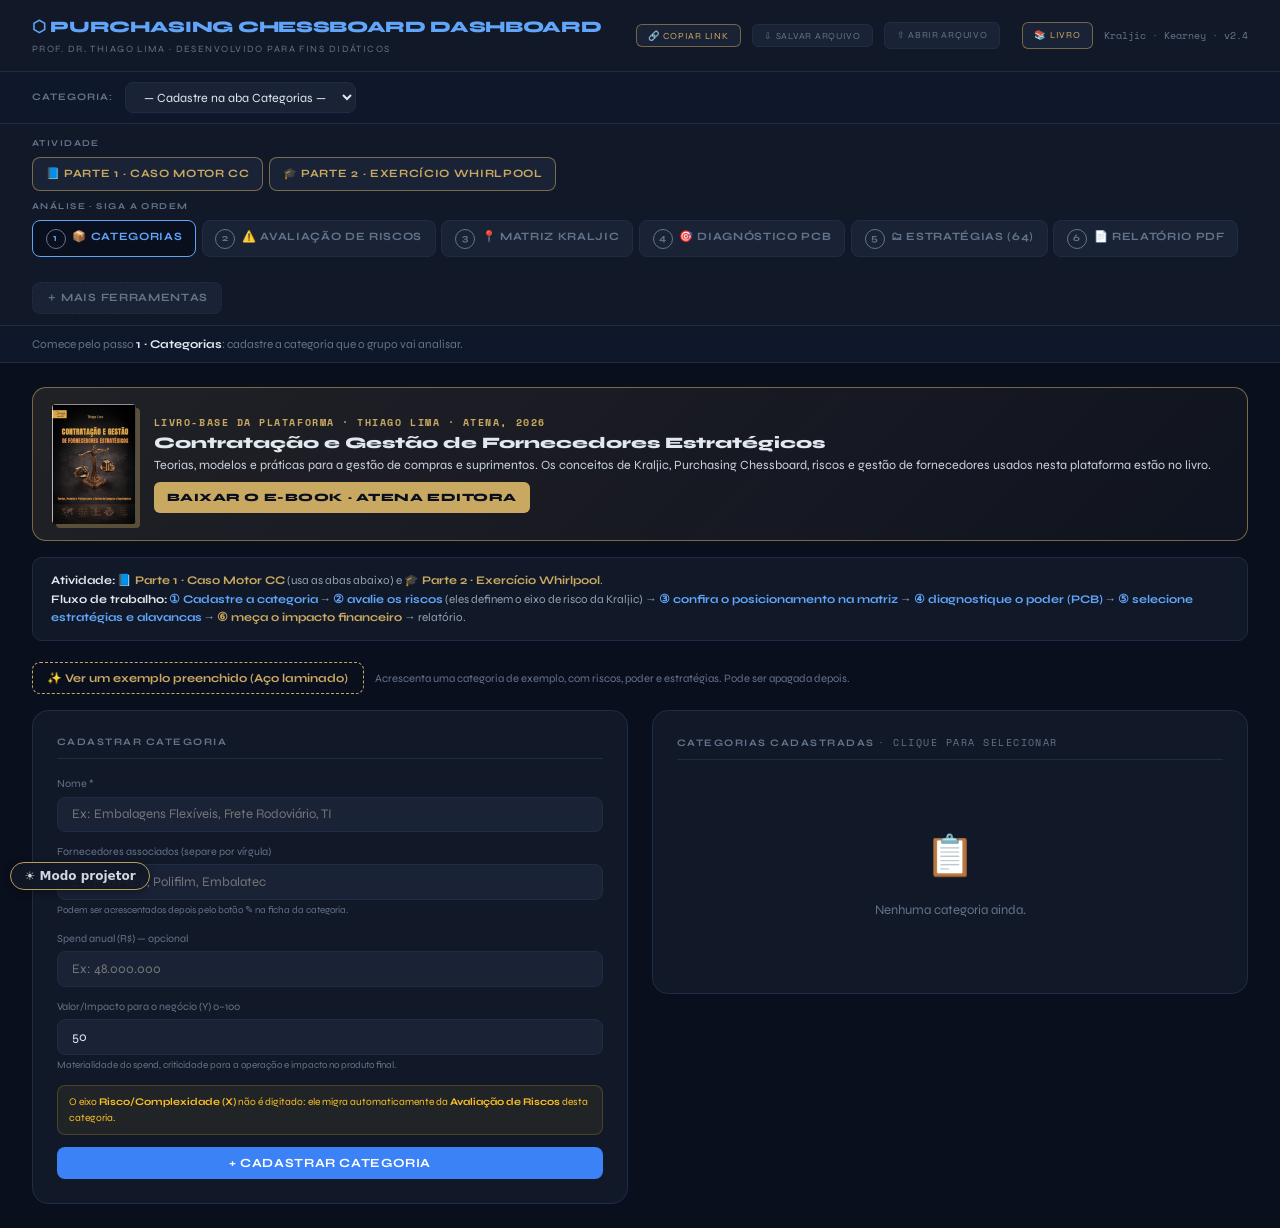
<file: index.html>
<!DOCTYPE html>
<html lang="pt">
<head>
    <meta charset="UTF-8">
    <meta name="viewport" content="width=device-width, initial-scale=1.0">
    <title>Purchasing Chessboard Dashboard | Prof. Dr. Thiago Lima</title>
    <script src="vendor/chart.umd.min.js"></script>
    <script src="estado.js"></script>
    <script src="tema.js"></script>
    <script src="fin-calc.js"></script>
    <link href="fonts.css" rel="stylesheet">
    <style>
        :root {
            --bg:#0a0f1e; --surface:#111827; --surface2:#1a2236; --surface3:#0f172a;
            --border:#1e2d45; --text:#e2e8f0; --muted:#64748b;
            --blue:#3b82f6; --red:#dc2626; --purple:#7c3aed; --green:#10b981;
        }
        *{box-sizing:border-box;margin:0;padding:0;}
        body{font-family:'Syne',sans-serif;background:var(--bg);color:var(--text);line-height:1.6;min-height:100vh;}
        .mono{font-family:'Space Mono',monospace;}

        .nav{background:var(--surface);border-bottom:1px solid var(--border);padding:.9rem 2rem;display:flex;justify-content:space-between;align-items:center;position:sticky;top:0;z-index:200;}
        .nav-title{font-size:1rem;font-weight:800;color:#60a5fa;text-transform:uppercase;letter-spacing:-.02em;}
        .nav-sub{font-size:.6rem;color:var(--muted);text-transform:uppercase;letter-spacing:.15em;margin-top:.1rem;}

        .sup-bar{background:var(--surface3);border-bottom:1px solid var(--border);padding:.6rem 2rem;display:flex;align-items:center;gap:.75rem;position:sticky;top:57px;z-index:190;flex-wrap:wrap;}
        .sup-bar-label{font-size:.62rem;font-weight:700;text-transform:uppercase;letter-spacing:.1em;color:var(--muted);white-space:nowrap;}
        .sup-select{background:var(--surface2);border:1px solid var(--border);border-radius:8px;padding:.38rem .85rem;color:var(--text);font-family:'Syne',sans-serif;font-size:.78rem;outline:none;cursor:pointer;min-width:200px;}
        .sup-select:focus{border-color:var(--blue);}
        .badge{display:inline-block;padding:.25rem .75rem;border-radius:999px;font-size:.7rem;font-weight:700;font-family:'Space Mono',monospace;}
        .phase-dots{display:flex;gap:.4rem;align-items:center;margin-left:auto;}
        .pdot{display:flex;align-items:center;gap:.3rem;font-size:.62rem;color:var(--muted);}
        .pdot-circle{width:8px;height:8px;border-radius:50%;background:var(--border);transition:background .3s;}
        .pdot-circle.done{background:var(--green);}

        .tabs{display:flex;gap:.3rem;padding:1rem 2rem 0;border-bottom:1px solid var(--border);background:var(--surface);overflow-x:auto;}
        .tab{padding:.5rem .9rem;font-size:.7rem;font-weight:700;text-transform:uppercase;letter-spacing:.06em;cursor:pointer;border-radius:8px 8px 0 0;border:1px solid transparent;border-bottom:none;transition:all .2s;color:var(--muted);white-space:nowrap;}
        .tab:hover{color:var(--text);background:var(--surface2);}
        .tab.active{background:var(--bg);color:#60a5fa;border-color:var(--border);}
        .method-desc{font-size:.63rem;color:var(--muted);font-weight:400;margin:.15rem 0 .5rem;line-height:1.5;}
        .rk-dot{display:inline-block;width:10px;height:10px;border-radius:3px;margin-right:.35rem;vertical-align:-1px;}
        a.tab-link{text-decoration:none;color:var(--muted);display:inline-block;}
        a.tab-link:hover{color:var(--text);background:var(--surface2);}
        a.tab-link .tl-dot{display:inline-block;width:7px;height:7px;border-radius:50%;background:#C9A961;margin-right:.35rem;vertical-align:1px;}
        .tab-div{width:1px;background:var(--border);margin:.4rem .1rem;}

        .panel{display:none;padding:1.5rem 2rem;max-width:1400px;margin:0 auto;}
        .panel.active{display:block;}

        .card{background:var(--surface);border:1px solid var(--border);border-radius:16px;padding:1.5rem;}
        .card-title{font-size:.62rem;font-weight:700;text-transform:uppercase;letter-spacing:.15em;color:var(--muted);margin-bottom:1rem;padding-bottom:.5rem;border-bottom:1px solid var(--border);}
        .grid2{display:grid;grid-template-columns:1fr 1fr;gap:1.5rem;}

        input[type=range]{accent-color:var(--blue);cursor:pointer;width:100%;}
        .ifield{background:var(--surface2);border:1px solid var(--border);border-radius:8px;padding:.55rem .9rem;color:var(--text);font-family:'Syne',sans-serif;font-size:.82rem;width:100%;outline:none;transition:border-color .2s;}
        .ifield:focus{border-color:var(--blue);}

        .btn{padding:.55rem 1.2rem;border-radius:8px;border:none;cursor:pointer;font-family:'Syne',sans-serif;font-weight:700;font-size:.78rem;text-transform:uppercase;letter-spacing:.05em;transition:all .2s;}
        .btn-p{background:var(--blue);color:white;}.btn-p:hover{background:#2563eb;}
        .btn-g{background:var(--green);color:white;}.btn-g:hover{background:#059669;}
        .btn-file{background:var(--surface2);border:1px solid var(--border);color:var(--muted);border-radius:6px;cursor:pointer;padding:.3rem .7rem;font-family:var(--mono);font-size:.58rem;letter-spacing:.08em;text-transform:uppercase;}
        .btn-file:hover{color:#60a5fa;border-color:#60a5fa;}
        .btn-icon{background:var(--surface2);border:1px solid var(--border);color:var(--muted);border-radius:6px;cursor:pointer;padding:.25rem .5rem;font-size:.8rem;}
        .btn-icon:hover{color:#60a5fa;border-color:#60a5fa;}
        .btn-danger{background:var(--red);color:white;font-size:.68rem;padding:.25rem .6rem;border-radius:6px;border:none;cursor:pointer;font-family:'Syne',sans-serif;font-weight:700;}

        .sup-pill{display:flex;align-items:center;gap:.7rem;padding:.65rem .9rem;background:var(--surface2);border-radius:10px;border:1px solid var(--border);margin-bottom:.4rem;cursor:pointer;transition:border-color .2s;}
        .sup-pill:hover{border-color:var(--blue);}
        .sup-pill.sel{border-color:var(--blue);background:rgba(59,130,246,.07);}
        .sup-dot{width:9px;height:9px;border-radius:50%;flex-shrink:0;}
        .phase-icons{display:flex;gap:.2rem;margin-left:auto;}
        .pi{font-size:.62rem;opacity:.22;}.pi.done{opacity:1;}

        .scoring-row{display:flex;align-items:center;gap:.75rem;margin-bottom:.85rem;}
        .scoring-label{font-size:.72rem;color:#94a3b8;flex:1;line-height:1.3;}
        .scoring-val{font-family:'Space Mono',monospace;font-size:.72rem;color:#60a5fa;width:18px;text-align:right;}

        details summary::-webkit-details-marker{display:none;}
        .cl-item{display:flex;align-items:flex-start;gap:.65rem;padding:.5rem .6rem;border-radius:7px;transition:background .15s;}
        .cl-item:hover{background:var(--surface2);}
        .cl-item input[type=checkbox]{accent-color:var(--blue);width:14px;height:14px;flex-shrink:0;margin-top:3px;cursor:pointer;}
        .cl-item label{font-size:.77rem;color:#94a3b8;cursor:pointer;line-height:1.4;}
        .cl-item.checked label{color:#334155;text-decoration:line-through;}
        .prog-wrap{background:var(--surface2);border-radius:999px;height:5px;overflow:hidden;}
        .prog-fill{height:100%;border-radius:999px;background:var(--blue);transition:width .4s;}

        .guide-block{border-radius:12px;border:1px solid var(--border);overflow:hidden;margin-bottom:1.2rem;}
        .guide-head{padding:.85rem 1.25rem;font-weight:800;font-size:.82rem;text-transform:uppercase;display:flex;align-items:center;gap:.6rem;}
        .guide-body{padding:1.25rem;background:var(--surface2);display:grid;grid-template-columns:1fr 1fr;gap:1.25rem;}
        .gsec-title{font-size:.6rem;font-weight:700;text-transform:uppercase;letter-spacing:.1em;color:var(--muted);margin-bottom:.6rem;}
        .gtag{display:inline-block;background:var(--surface);border:1px solid var(--border);border-radius:5px;padding:.2rem .5rem;font-size:.68rem;margin:.15rem;color:#94a3b8;}
        .kpi-row{display:flex;justify-content:space-between;align-items:center;padding:.32rem 0;border-bottom:1px solid var(--border);font-size:.74rem;}
        .kpi-row:last-child{border-bottom:none;}

        .method-item{border-left:2px solid var(--border);padding-left:9px;margin-bottom:10px;font-size:.71rem;color:#94a3b8;}
        .method-item b{color:var(--text);}

        .be{background:rgba(220,38,38,.15);color:#f87171;border:1px solid rgba(220,38,38,.3);}
        .ba{background:rgba(29,78,216,.15);color:#60a5fa;border:1px solid rgba(29,78,216,.3);}
        .bg{background:rgba(124,58,237,.15);color:#c084fc;border:1px solid rgba(124,58,237,.3);}
        .bn{background:rgba(71,85,105,.15);color:#94a3b8;border:1px solid rgba(71,85,105,.3);}
        .bp1{background:rgba(220,38,38,.15);color:#f87171;border:1px solid rgba(220,38,38,.3);}
        .bp2{background:rgba(29,78,216,.15);color:#60a5fa;border:1px solid rgba(29,78,216,.3);}
        .bp3{background:rgba(71,85,105,.15);color:#94a3b8;border:1px solid rgba(71,85,105,.3);}
        .bp4{background:rgba(124,58,237,.15);color:#c084fc;border:1px solid rgba(124,58,237,.3);}

        .empty{text-align:center;padding:3rem 1rem;color:var(--muted);}
        .empty-icon{font-size:2.5rem;margin-bottom:.75rem;}
        .empty p{font-size:.82rem;}

        @media(max-width:768px){.grid2{grid-template-columns:1fr;}.panel{padding:1rem;}.guide-body{grid-template-columns:1fr;}}
    .bookcard{display:flex;gap:1.1rem;align-items:center;background:linear-gradient(135deg,rgba(201,169,97,.12),rgba(201,169,97,.03));border:1px solid rgba(201,169,97,.55);border-radius:14px;padding:1rem 1.2rem;margin-bottom:1rem;text-decoration:none;color:inherit;}
.bookcard img{width:84px;height:auto;border-radius:4px;box-shadow:4px 4px 0 rgba(201,169,97,.35);flex-shrink:0;}
.bookcard .bk-k{font-family:'Space Mono',monospace;font-size:.6rem;color:#C9A961;text-transform:uppercase;letter-spacing:.16em;font-weight:700;}
.bookcard .bk-t{font-weight:800;font-size:1rem;color:#e2e8f0;line-height:1.25;margin:.15rem 0 .2rem;}
.bookcard .bk-s{font-size:.78rem;color:#cbd5e1;line-height:1.45;}
.bookcard .bk-b{display:inline-block;margin-top:.5rem;background:#C9A961;color:#0a0f1e;font-weight:800;font-size:.7rem;text-transform:uppercase;letter-spacing:.05em;padding:.4rem .8rem;border-radius:6px;}
@media print{.bookcard{display:none;}}

        #reportView{position:fixed;inset:0;z-index:9995;background:#e5e7eb;overflow:auto;-webkit-overflow-scrolling:touch;}
        #reportView .rv-bar{position:sticky;top:0;z-index:2;background:#0f172a;color:#e2e8f0;display:flex;justify-content:space-between;align-items:center;gap:.6rem;padding:.6rem 1rem;flex-wrap:wrap;font-family:var(--mono);font-size:.7rem;}
        #reportView .rv-bar button{background:#C9A961;color:#0a0f1e;border:none;border-radius:6px;font-weight:800;padding:.5rem .9rem;margin-left:.4rem;cursor:pointer;font-family:'Syne',sans-serif;font-size:.74rem;}
        #reportView .rv-bar .rv-x{background:#1e293b;color:#e2e8f0;border:1px solid #475569;}
        #reportDoc{max-width:900px;margin:1rem auto;box-shadow:0 4px 24px rgba(0,0,0,.25);overflow-x:auto;}
        body.com-relatorio{overflow:hidden;}
        @media(max-width:700px){#reportDoc{margin:0;}#reportDoc .page{padding:1rem!important;}}
        @media print{
            body.com-relatorio{background:#fff!important;overflow:visible!important;}
            body.com-relatorio>*:not(#reportView){display:none!important;}
            #reportView{position:static!important;overflow:visible!important;background:#fff!important;}
            #reportView .rv-bar{display:none!important;}
            #reportDoc{max-width:none;margin:0;box-shadow:none;overflow:visible;}
        }

        /* barra de abas agrupada */
        .tabs{flex-wrap:wrap;overflow:visible;gap:.5rem 1.4rem;padding:.8rem 2rem .7rem;align-items:flex-start;}
        .tg{display:flex;flex-wrap:wrap;gap:.35rem;align-items:center;}
        .tg-l{flex-basis:100%;font-family:var(--mono);font-size:.56rem;font-weight:700;text-transform:uppercase;letter-spacing:.16em;color:var(--muted);margin-bottom:.05rem;}
        .tg-extra{flex-basis:100%;padding-top:.6rem;border-top:1px dashed var(--border);}
        .tabs .tab{border-radius:8px;border:1px solid var(--border);background:var(--surface2);padding:.45rem .8rem;}
        .tabs .tab.active{background:var(--bg);color:#60a5fa;border-color:#60a5fa;}
        .tabs a.tab-gold{color:#C9A961;border-color:rgba(201,169,97,.55);}
        .tabs .tg-more{font-family:'Syne',sans-serif;color:var(--muted);border-style:dashed;margin-top:1.05rem;}
        .tabs .st{display:inline-flex;align-items:center;justify-content:center;width:1.25rem;height:1.25rem;border-radius:50%;border:1px solid var(--muted);font-family:var(--mono);font-size:.62rem;margin-right:.4rem;vertical-align:-1px;}
        .tabs .st.ok{background:#10b981;border-color:#10b981;color:#04130d;}
        #phaseDots{display:none!important;}
        .prog{display:flex;align-items:center;gap:.8rem;flex-wrap:wrap;padding:.55rem 2rem;background:#0f172a;border-bottom:1px solid var(--border);font-size:.74rem;color:var(--muted);}
        .prog:empty{display:none;}
        .prog b{color:var(--text);}
        .prog .pbar{flex:0 0 120px;height:6px;border-radius:3px;background:var(--surface2);overflow:hidden;}
        .prog .pbar i{display:block;height:100%;background:#10b981;}
        .prog button{background:none;border:1px solid #C9A961;color:#C9A961;border-radius:6px;padding:.3rem .7rem;font-family:'Syne',sans-serif;font-weight:700;font-size:.7rem;cursor:pointer;}
        .aba-intro{padding:.75rem 1rem;border-radius:10px;background:var(--surface);border:1px solid var(--border);border-left:3px solid #C9A961;margin-bottom:1rem;font-size:.8rem;color:var(--muted);line-height:1.6;}
        .aba-intro b{color:var(--text);}
        .btn-ex{background:none;border:1px dashed #C9A961;color:#C9A961;border-radius:8px;padding:.5rem .9rem;font-family:'Syne',sans-serif;font-weight:700;font-size:.74rem;cursor:pointer;margin-top:.6rem;}
        @media(max-width:700px){.tabs{padding:.7rem 1rem;gap:.5rem;}.tabs .tab{font-size:.6rem;padding:.4rem .55rem;letter-spacing:.03em;}.tabs .st{width:1.1rem;height:1.1rem;margin-right:.3rem;}.tg{flex-basis:100%;}.tabs .tg-more{margin-top:0;}.prog{padding:.5rem 1rem;}}
</style>
</head>
<body>

<nav class="nav">
    <div>
        <div class="nav-title">⬡ Purchasing Chessboard Dashboard</div>
        <div class="nav-sub">Prof. Dr. Thiago Lima · Desenvolvido para fins didáticos</div>
    </div>
    <div style="display:flex;align-items:center;gap:.7rem;flex-wrap:wrap;justify-content:flex-end;">
        <button class="btn-file" onclick="copiarLink()" title="Copiar um link que abre este trabalho em outro aparelho" style="color:#C9A961;border-color:rgba(201,169,97,.5);">🔗 Copiar link</button>
        <button class="btn-file" onclick="exportarDados()" title="Baixar um arquivo com toda a análise">&#8681; Salvar arquivo</button>
        <label class="btn-file" style="cursor:pointer;" title="Abrir uma análise salva">&#8679; Abrir arquivo
            <input type="file" accept=".json,application/json" style="display:none" onchange="importarDados(this)"></label>
        <span id="saveState" class="mono" style="font-size:.58rem;color:var(--muted);"></span>
        <a class="btn-file" href="https://atenaeditora.com.br/index.php/catalogo/ebook/contratacao-e-gestao-de-fornecedores-estrategicos-teoria-modelos-e-praticas-para-a-gestao-de-compras-e-suprimentos" target="_blank" rel="noopener" title="Livro-base da plataforma" style="text-decoration:none;color:#C9A961;border-color:rgba(201,169,97,.5);">📚 Livro</a>
        <div class="mono" style="font-size:.62rem;color:var(--muted);">Kraljic · Kearney · v2.4</div>
      </div>
</nav>

<!-- SUPPLIER SELECTOR BAR -->
<div class="sup-bar">
    <div class="sup-bar-label">Categoria:</div>
    <select class="sup-select" id="globalSel" onchange="selectSup(this.value)">
        <option value="">— Cadastre na aba Categorias —</option>
    </select>
    <div id="gBadgeK"></div>
    <div id="gBadgePCB"></div>
    <div class="phase-dots" id="phaseDots" style="display:none;">
        <div class="pdot"><div class="pdot-circle" id="pd1"></div><span>Kraljic</span></div>
        <div class="pdot"><div class="pdot-circle" id="pd2"></div><span>PCB</span></div>
        <div class="pdot"><div class="pdot-circle" id="pd3"></div><span>Checklist</span></div>
        <div class="pdot"><div class="pdot-circle" id="pd4"></div><span>Relacionamento</span></div>
    </div>
</div>

<!-- TABS -->
<div class="tabs" id="tabsBar">
    <div class="tg">
        <span class="tg-l">Atividade</span>
        <a class="tab tab-link tab-gold" href="caso-motor-cc.html" title="Atividade · Parte 1: análise do caso Whirlpool China (motor de corrente contínua)">📘 Parte 1 · Caso Motor CC</a>
        <a class="tab tab-link tab-gold" href="exercicio-whirlpool.html" title="Atividade · Parte 2: cinco negociações da Whirlpool e o impacto de cada alavanca">🎓 Parte 2 · Exercício Whirlpool</a>
    </div>
    <div class="tg">
        <span class="tg-l">Análise · siga a ordem</span>
        <div class="tab active" id="tabbtn-categorias" onclick="showTab('categorias',this)"><span class="st" id="st-categorias">1</span>📦 Categorias</div>
        <div class="tab" id="tabbtn-riscos" onclick="showTab('riscos',this)"><span class="st" id="st-riscos">2</span>⚠️ Avaliação de Riscos</div>
        <div class="tab" id="tabbtn-kraljic" onclick="showTab('kraljic',this)"><span class="st" id="st-kraljic">3</span>📍 Matriz Kraljic</div>
        <div class="tab" id="tabbtn-pcb" onclick="showTab('pcb',this)"><span class="st" id="st-pcb">4</span>🎯 Diagnóstico PCB</div>
        <div class="tab" id="tabbtn-taxonomia" onclick="showTab('taxonomia',this)"><span class="st" id="st-taxonomia">5</span>🗂 Estratégias (64)</div>
        <div class="tab" id="tabbtn-relatorio" onclick="showTab('relatorio',this)"><span class="st" id="st-relatorio">6</span>📄 Relatório PDF</div>
    </div>
    <div class="tg">
        <button type="button" class="tab tg-more" id="btnMais" onclick="toggleMais()">＋ Mais ferramentas</button>
    </div>
    <div class="tg tg-extra" id="tgExtra" style="display:none;">
        <span class="tg-l">Mais ferramentas</span>
        <div class="tab" id="tabbtn-guia" onclick="showTab('guia',this)">📖 Guia Estratégico</div>
        <div class="tab" id="tabbtn-checklist" onclick="showTab('checklist',this)">✅ Checklist Contrato</div>
        <div class="tab" id="tabbtn-gestao" onclick="showTab('gestao',this)">🤝 Gestão do Relacionamento</div>
        <a class="tab tab-link" id="tabFin" href="impacto-financeiro.html" title="Impacto das decisões de Compras no lucro, no caixa, no ROIC e no EVA">💰 Impacto Financeiro</a>
        <a class="tab tab-link" id="tabCanvas" href="canvas-strategic-sourcing.html" title="Canvas Strategic Sourcing">Canvas</a>
        <a class="tab tab-link" href="central-inteligencia.html" title="Ferramenta: análise de mercado da sua categoria com Market Intelligence Report">Inteligência de Mercado</a>
        <a class="tab tab-link" href="laboratorio-encontro2.html" title="Atividade em grupo — caso Aurora Alimentos">Laboratório</a>
    </div>
</div>
<div id="progLine" class="prog"></div>

<!-- ===== KRALJIC ===== -->
<!-- ===== CATEGORIAS ===== -->
<div id="tab-categorias" class="panel active">
    <a class="bookcard" href="https://atenaeditora.com.br/index.php/catalogo/ebook/contratacao-e-gestao-de-fornecedores-estrategicos-teoria-modelos-e-praticas-para-a-gestao-de-compras-e-suprimentos" target="_blank" rel="noopener">
  <img src="img/capa-contratacao-fornecedores.jpg" alt="Capa do livro Contratação e Gestão de Fornecedores Estratégicos, de Thiago Lima">
  <div><div class="bk-k">Livro-base da plataforma · Thiago Lima · Atena, 2026</div><div class="bk-t">Contratação e Gestão de Fornecedores Estratégicos</div>
  <div class="bk-s">Teorias, modelos e práticas para a gestão de compras e suprimentos. Os conceitos de Kraljic, Purchasing Chessboard, riscos e gestão de fornecedores usados nesta plataforma estão no livro.</div><span class="bk-b">Baixar o e-book · Atena Editora</span></div>
</a>
    <div style="margin-bottom:1rem;padding:.8rem 1.1rem;border-radius:10px;background:var(--surface);border:1px solid var(--border);font-size:.73rem;color:#94a3b8;line-height:1.6;">
        <b style="color:var(--text);">Atividade:</b> <a href="caso-motor-cc.html" style="color:#C9A961;font-weight:700;text-decoration:none;">📘 Parte 1 · Caso Motor CC</a> (usa as abas abaixo) e <a href="exercicio-whirlpool.html" style="color:#C9A961;font-weight:700;text-decoration:none;">🎓 Parte 2 · Exercício Whirlpool</a>.<br><b style="color:var(--text);">Fluxo de trabalho:</b>
        <span style="color:#60a5fa;font-weight:700;">① Cadastre a categoria</span> →
        <span style="color:#60a5fa;font-weight:700;">② avalie os riscos</span> (eles definem o eixo de risco da Kraljic) →
        <span style="color:#60a5fa;font-weight:700;">③ confira o posicionamento na matriz</span> →
        <span style="color:#60a5fa;font-weight:700;">④ diagnostique o poder (PCB)</span> →
        <span style="color:#60a5fa;font-weight:700;">⑤ selecione estratégias e alavancas</span> →
        <a href="impacto-financeiro.html" id="flowFin" style="color:#C9A961;font-weight:700;text-decoration:none;">⑥ meça o impacto financeiro</a> → relatório.
    </div>
    <div style="margin:-.3rem 0 1rem;"><button class="btn-ex" onclick="carregarExemplo()">✨ Ver um exemplo preenchido (Aço laminado)</button>
        <span style="font-size:.7rem;color:var(--muted);margin-left:.5rem;">Acrescenta uma categoria de exemplo, com riscos, poder e estratégias. Pode ser apagada depois.</span></div>
    <div class="grid2" style="align-items:start;">
        <div class="card">
            <div class="card-title" id="catFormTitle">Cadastrar Categoria</div>
            <div style="display:flex;flex-direction:column;gap:.7rem;">
                <div><label style="font-size:.67rem;color:var(--muted);display:block;margin-bottom:.25rem;">Nome *</label><input id="sName" class="ifield" placeholder="Ex: Embalagens Flexíveis, Frete Rodoviário, TI" oninput="checkDupName()">
                <div id="dupHint" style="display:none;font-size:.63rem;margin-top:.3rem;padding:.4rem .6rem;border-radius:6px;background:rgba(96,165,250,.1);border:1px solid rgba(96,165,250,.3);color:#60a5fa;"></div></div>
                <div><label style="font-size:.67rem;color:var(--muted);display:block;margin-bottom:.25rem;">Fornecedores associados (separe por vírgula)</label><input id="sForn" class="ifield" placeholder="Ex: FlexPack, Polifilm, Embalatec">
                <div style="font-size:.61rem;color:var(--muted);margin-top:.2rem;">Podem ser acrescentados depois pelo botão ✎ na ficha da categoria.</div></div>
                <div><label style="font-size:.67rem;color:var(--muted);display:block;margin-bottom:.25rem;">Spend anual (R$) — opcional</label><input id="sSpend" class="ifield" placeholder="Ex: 48.000.000"></div>
                <div><label style="font-size:.67rem;color:var(--muted);display:block;margin-bottom:.25rem;">Valor/Impacto para o negócio (Y) 0–100</label><input id="sY" type="number" class="ifield" min="0" max="100" value="50">
                <div style="font-size:.61rem;color:var(--muted);margin-top:.2rem;">Materialidade do spend, criticidade para a operação e impacto no produto final.</div></div>
                <div style="padding:.5rem .7rem;border-radius:8px;background:rgba(251,191,36,.07);border:1px solid rgba(251,191,36,.2);font-size:.64rem;color:#fbbf24;">O eixo <b>Risco/Complexidade (X)</b> não é digitado: ele migra automaticamente da <b>Avaliação de Riscos</b> desta categoria.</div>
                <div style="display:flex;gap:.5rem;">
                    <button class="btn btn-p" id="catFormBtn" style="flex:1" onclick="addSup()">+ Cadastrar Categoria</button>
                    <button class="btn" id="catCancelBtn" style="display:none;background:var(--surface2);color:var(--muted);border:1px solid var(--border);" onclick="cancelEditSup()">Cancelar</button>
                </div>
            </div>
        </div>
        <div class="card">
            <div class="card-title">Categorias Cadastradas <span class="mono" style="font-size:.6rem;color:var(--muted);font-weight:400;">· clique para selecionar</span></div>
            <div id="supList"><div class="empty"><div class="empty-icon">📋</div><p>Nenhuma categoria ainda.</p></div></div>
        </div>
    </div>
    <div class="card" id="fornPanel" style="display:none;margin-top:1rem;">
        <div class="card-title">Fornecedores da categoria <span id="fornCatName" style="color:#60a5fa;"></span></div>
        <p style="font-size:.68rem;color:var(--muted);margin-bottom:.7rem;">Acrescente quantos fornecedores a categoria tiver. Cada um pode receber riscos e um diagnóstico de poder próprios.</p>
        <div style="display:flex;gap:.5rem;flex-wrap:wrap;margin-bottom:.9rem;">
            <input id="fornNovo" class="ifield" style="flex:1;min-width:240px;" placeholder="Nome do fornecedor — ou vários separados por vírgula" onkeydown="if(event.key==='Enter')addForn()">
            <button class="btn btn-p" onclick="addForn()" style="white-space:nowrap;">+ Adicionar fornecedor</button>
        </div>
        <div id="fornList"></div>
    </div>
</div>

<!-- ===== RISCOS ===== -->
<div id="tab-riscos" class="panel" style="display:none;">
    <div style="margin-bottom:1rem;padding:.8rem 1.1rem;border-radius:10px;background:var(--surface);border:1px solid var(--border);font-size:.73rem;color:#94a3b8;line-height:1.6;">
        <b style="color:var(--text);">Passos para identificar os riscos da empresa:</b>
        <span style="color:#60a5fa;font-weight:700;">① Classificar os tipos de risco</span> →
        <span style="color:#60a5fa;font-weight:700;">② Identificar as fontes genéricas</span> →
        <span style="color:#60a5fa;font-weight:700;">③ Identificar as ameaças específicas à empresa</span>.
        Use a referência ao lado para os passos ① e ②; registre no formulário o passo ③ — a ameaça concreta — e avalie
        <b style="color:var(--text);">probabilidade × impacto</b>. <span class="mono" style="font-size:.65rem;">Tipologia: Manuj &amp; Mentzer (2008) + riscos naturais.</span>
    </div>
    <div class="card" style="margin-bottom:1rem;padding:.85rem 1.2rem;">
        <div style="display:flex;gap:1rem;align-items:flex-end;flex-wrap:wrap;">
            <div style="flex:1;min-width:220px;"><label style="font-size:.62rem;font-weight:700;text-transform:uppercase;letter-spacing:.1em;color:#60a5fa;display:block;margin-bottom:.3rem;">Avaliando os riscos de</label>
                <select id="rkCtxCat" class="ifield" onchange="riskCtxChange()"></select></div>
            <div style="flex:1;min-width:250px;"><label style="font-size:.62rem;font-weight:700;text-transform:uppercase;letter-spacing:.1em;color:var(--muted);display:block;margin-bottom:.3rem;">Visão do registro e do mapa</label>
                <select id="rkView" class="ifield" onchange="renderRisks()"></select></div>
            <div style="min-width:230px;font-size:.62rem;color:var(--muted);line-height:1.5;">A visão <b style="color:#94a3b8;">consolidada</b> soma todos os riscos da categoria — inclusive os atribuídos a fornecedores. As visões por <b style="color:#94a3b8;">fornecedor</b> isolam a exposição de cada um.</div>
        </div>
    </div>
    <div class="grid2" style="align-items:start;">
        <div>
            <div class="card" style="margin-bottom:1rem;">
                <div class="card-title">Registrar Ameaça de Risco</div>
                <div style="display:flex;flex-direction:column;gap:.7rem;">
                    <div><label style="font-size:.67rem;color:var(--muted);display:block;margin-bottom:.25rem;">Ameaça específica à empresa *</label><input id="rkDesc" class="ifield" placeholder="Ex: fornecedor único de resina com fábrica em zona de enchente"></div>
                    <div class="grid2" style="gap:.6rem;">
                        <div><label style="font-size:.67rem;color:var(--muted);display:block;margin-bottom:.25rem;">Tipo de risco</label><select id="rkTipo" class="ifield"></select></div>
                        <div><label style="font-size:.67rem;color:var(--muted);display:block;margin-bottom:.25rem;">Perspectiva (fonte do risco)</label><select id="rkPersp" class="ifield">
                            <option>Dentro da empresa</option>
                            <option>Fora da empresa, dentro da cadeia estendida</option>
                            <option>Externo à rede da cadeia</option>
                        </select></div>
                    </div>
                    <div class="grid2" style="gap:.6rem;">
                        <div><label style="font-size:.67rem;color:var(--muted);display:block;margin-bottom:.25rem;">Probabilidade (1–5)</label><select id="rkProb" class="ifield"><option value="1">1 · Rara</option><option value="2">2 · Improvável</option><option value="3" selected>3 · Possível</option><option value="4">4 · Provável</option><option value="5">5 · Quase certa</option></select></div>
                        <div><label style="font-size:.67rem;color:var(--muted);display:block;margin-bottom:.25rem;">Impacto (1–5)</label><select id="rkImp" class="ifield"><option value="1">1 · Insignificante</option><option value="2">2 · Menor</option><option value="3" selected>3 · Moderado</option><option value="4">4 · Maior</option><option value="5">5 · Severo</option></select></div>
                    </div>
                    <div><label style="font-size:.67rem;color:var(--muted);display:block;margin-bottom:.25rem;">Atribuir este risco a</label><select id="rkAtrib" class="ifield"></select></div>
                    <div><label style="font-size:.67rem;color:var(--muted);display:block;margin-bottom:.25rem;">Resposta / mitigação planejada</label><input id="rkResp" class="ifield" placeholder="Ex: homologar segunda fonte e criar estoque de segurança de 30 dias"></div>
                    <button class="btn btn-p" onclick="addRisk()">+ Adicionar ao Registro</button>
                </div>
            </div>
            <div class="card">
                <div class="card-title">Registro de Riscos <span id="rkCount" class="mono" style="font-size:.62rem;color:var(--muted);font-weight:400;"></span></div>
                <div id="riskList"><div class="empty"><div class="empty-icon">⚠️</div><p>Nenhum risco registrado ainda.</p></div></div>
            </div>
        </div>
        <div>
            <div class="card" style="margin-bottom:1rem;">
                <div class="card-title">Matriz Probabilidade × Impacto</div>
                <div id="riskMatrix"></div>
                <div style="display:flex;gap:.9rem;flex-wrap:wrap;margin-top:.7rem;font-size:.62rem;color:var(--muted);">
                    <span><i class="rk-dot" style="background:#34d399"></i> 1–4 Baixo</span>
                    <span><i class="rk-dot" style="background:#fbbf24"></i> 5–9 Moderado</span>
                    <span><i class="rk-dot" style="background:#fb923c"></i> 10–15 Alto</span>
                    <span><i class="rk-dot" style="background:#f87171"></i> 16–25 Crítico</span>
                </div>
            </div>
            <div class="card" style="margin-bottom:1rem;">
                <div class="card-title">Exposição da categoria <span id="rkExpCat" class="mono" style="font-size:.62rem;color:var(--muted);font-weight:400;"></span></div>
                <div id="riskExposure"></div>
                <div style="margin-top:.6rem;font-size:.6rem;color:var(--muted);line-height:1.5;">Score consolidado = 0,5 × maior + 0,5 × média dos riscos do escopo. O da <b>categoria</b> alimenta o eixo X da Matriz Kraljic.</div>
            </div>
            <div class="card">
                <div class="card-title">Referência — Tipos e Fontes de Risco</div>
                <div id="riskRef"></div>
                <div style="margin-top:.7rem;font-size:.62rem;color:var(--muted);line-height:1.5;">
                    <b style="color:#94a3b8;">Perspectiva da fonte:</b> dentro da empresa (ex.: previsão ruim, estoque de segurança baixo) ·
                    na cadeia estendida (ex.: falência ou atraso de fornecedores, lançamentos do concorrente) ·
                    externo à rede (ex.: câmbio e inflação, desastres naturais). <i>Adaptado de Konig &amp; Spinter (2016) e Manuj &amp; Mentzer (2008).</i>
                </div>
            </div>
        </div>
    </div>
</div>


<div id="tab-kraljic" class="panel" style="display:none;">
    <div class="aba-intro"><b>O que é:</b> um mapa que cruza a importância da categoria para o negócio (eixo vertical) com o risco de ficar sem ela (eixo horizontal). O quadrante indica o tipo de estratégia. <b>Você não digita nada aqui:</b> a importância vem da aba Categorias e o risco, da aba Avaliação de Riscos.</div>

    <div class="grid2" style="align-items:start;">
        <div class="card">
            <div class="card-title">Matriz Kraljic — Valor/Impacto × Risco/Complexidade</div>
            <div style="display:grid;grid-template-columns:1fr 1fr;gap:.35rem;margin-bottom:.75rem;font-size:.62rem;text-align:center;">
                <div style="padding:.3rem;border-radius:6px;background:rgba(29,78,216,.08);color:#60a5fa;border:1px solid rgba(29,78,216,.2);">🔵 Alavancagem · Alto valor · Baixo risco</div>
                <div style="padding:.3rem;border-radius:6px;background:rgba(220,38,38,.08);color:#f87171;border:1px solid rgba(220,38,38,.2);">🔴 Estratégico · Alto valor · Alto risco</div>
                <div style="padding:.3rem;border-radius:6px;background:rgba(71,85,105,.08);color:#94a3b8;border:1px solid rgba(71,85,105,.2);">⬜ Não-crítico · Baixo valor · Baixo risco</div>
                <div style="padding:.3rem;border-radius:6px;background:rgba(124,58,237,.08);color:#c084fc;border:1px solid rgba(124,58,237,.2);">🟣 Gargalo · Baixo valor · Alto risco</div>
            </div>
            <div style="position:relative;height:400px;"><canvas id="kChart"></canvas></div>
        </div>
        <div class="card">
            <div class="card-title">Origem do eixo X — migrado da Avaliação de Riscos</div>
            <div style="font-size:.66rem;color:var(--muted);margin-bottom:.7rem;line-height:1.55;">Para cada categoria, X = média entre o <b>maior score</b> e o <b>score médio</b> dos seus riscos (P×I), convertida para 0–100. Sem riscos registrados, a categoria fica provisoriamente em X = 50.</div>
            <div id="kInfo"></div>
        </div>
    </div>
</div>

<!-- ===== PCB ===== -->
<div id="tab-pcb" class="panel" style="display:none;">
    <div class="aba-intro"><b>O que é:</b> uma avaliação de quem tem mais força na negociação. <b>Como usar:</b> mova os dois controles — o poder da sua empresa como compradora (demanda) e o poder do fornecedor (oferta) — e clique em Salvar Diagnóstico. Pode ser feito para a categoria inteira ou para um fornecedor específico.</div>

    <div id="pcbEmpty" class="empty" style="display:none;"><div class="empty-icon">🎯</div><p>Cadastre uma categoria na primeira aba.</p></div>
    <div id="pcbCtxBar" class="card" style="margin-bottom:1rem;padding:.85rem 1.2rem;">
        <div style="display:flex;gap:1rem;align-items:flex-end;flex-wrap:wrap;">
            <div style="flex:1;min-width:220px;"><label style="font-size:.62rem;font-weight:700;text-transform:uppercase;letter-spacing:.1em;color:#60a5fa;display:block;margin-bottom:.3rem;">Diagnosticando o poder de</label>
                <select id="pcbCtxCat" class="ifield" onchange="pcbCtxChange()"></select></div>
            <div style="flex:1;min-width:220px;"><label style="font-size:.62rem;font-weight:700;text-transform:uppercase;letter-spacing:.1em;color:var(--muted);display:block;margin-bottom:.3rem;">Fornecedor específico (opcional)</label>
                <select id="pcbCtxForn" class="ifield" onchange="updatePCBForSup()"><option value="">— a categoria como um todo —</option></select></div>
            <div style="min-width:260px;font-size:.62rem;color:var(--muted);line-height:1.5;">O diagnóstico da <b style="color:#94a3b8;">categoria</b> orienta estratégia e checklist; os diagnósticos por <b style="color:#94a3b8;">fornecedor</b> revelam assimetrias de poder dentro da mesma base.</div>
        </div>
    </div>
    <div id="pcbContent" class="grid2" style="align-items:start;">
        <div class="card">
            <div class="card-title">Diagnóstico de Poder — Kearney Purchasing Chessboard</div>
            <div style="margin-bottom:.9rem;padding:.55rem .85rem;background:rgba(59,130,246,.07);border-radius:8px;border:1px solid rgba(59,130,246,.15);">
                <span style="font-size:.67rem;color:var(--muted);">Diagnóstico de: </span>
                <span id="pcbName" style="font-size:.77rem;font-weight:700;color:#60a5fa;">—</span>
            </div>
            <div style="margin-bottom:1.1rem;">
                <label style="font-size:.67rem;font-weight:700;text-transform:uppercase;color:var(--muted);display:flex;justify-content:space-between;margin-bottom:.35rem;">Poder de Demanda (Comprador)<span id="vY" class="mono" style="color:#60a5fa;">50%</span></label>
                <input type="range" id="pcbY" min="0" max="100" value="50" oninput="updatePCB()">
                <div style="font-size:.61rem;color:var(--muted);margin-top:.2rem;">Volume de compra, criticidade, capacidade de troca</div>
            </div>
            <div style="margin-bottom:1.1rem;">
                <label style="font-size:.67rem;font-weight:700;text-transform:uppercase;color:var(--muted);display:flex;justify-content:space-between;margin-bottom:.35rem;">Poder de Oferta (Fornecedor)<span id="vX" class="mono" style="color:#60a5fa;">50%</span></label>
                <input type="range" id="pcbX" min="0" max="100" value="50" oninput="updatePCB()">
                <div style="font-size:.61rem;color:var(--muted);margin-top:.2rem;">Exclusividade, diferenciação, concentração de mercado</div>
            </div>
            <div id="pcbParecer" style="padding:1rem;background:var(--surface2);border-radius:12px;border-left:4px solid var(--blue);">
                <div style="font-size:.57rem;font-weight:700;text-transform:uppercase;letter-spacing:.15em;color:#60a5fa;margin-bottom:.3rem;">Parecer Estratégico</div>
                <div id="pcbEstrat" style="font-size:.9rem;font-weight:800;text-transform:uppercase;color:#60a5fa;margin-bottom:.35rem;">Ajuste os sliders</div>
                <div id="pcbDesc" style="font-size:.74rem;color:#94a3b8;line-height:1.6;">Posicione o nível de poder para ver as alavancas sugeridas.</div>
                <div id="pcbBadge" style="margin-top:.6rem;"></div>
            </div>
            <button class="btn btn-g" style="width:100%;margin-top:.9rem;" onclick="savePCB()">💾 Salvar Diagnóstico</button>
        </div>
        <div class="card">
            <div class="card-title">Purchasing Chessboard — Mapa de Poder</div>
            <div style="position:relative;height:370px;"><canvas id="pcbChart"></canvas></div>
        </div>
    </div>
</div>

<!-- ===== CHECKLIST ===== -->
<div id="tab-checklist" class="panel" style="display:none;">
    <div class="aba-intro"><b>O que é:</b> a lista do que um bom contrato deve cobrir nesta categoria. <b>Como usar:</b> marque o que o contrato já tem. Serve depois que o fornecedor foi escolhido.</div>

    <div id="clEmpty" class="empty" style="display:none;"><div class="empty-icon">✅</div><p>Selecione uma categoria na barra acima.</p></div>
    <div id="clContent" style="display:none;grid-template-columns:240px 1fr;gap:1.5rem;">
        <div class="card" style="height:fit-content;position:sticky;top:130px;">
            <div class="card-title">Seções</div>
            <div id="clNav" style="display:flex;flex-direction:column;gap:.35rem;"></div>
            <div style="margin-top:1.1rem;">
                <div class="card-title">Progresso</div>
                <div id="clPText" style="font-size:.7rem;color:var(--muted);margin-bottom:.35rem;">0 / 0</div>
                <div class="prog-wrap"><div id="clPBar" class="prog-fill" style="width:0%"></div></div>
            </div>
            <button class="btn btn-g" style="width:100%;margin-top:.9rem;font-size:.72rem;padding:.45rem;" onclick="toast('Checklist salvo!');updateSupBar();renderSupList();">💾 Salvar</button>
        </div>
        <div class="card"><div id="clBody"></div></div>
    </div>
</div>

<!-- ===== GESTÃO ===== -->
<div id="tab-gestao" class="panel" style="display:none;">
    <div class="aba-intro"><b>O que é:</b> uma nota de 0 a 10 para o fornecedor principal em sete critérios. Serve para acompanhar um fornecedor já contratado.</div>

    <div id="gestEmpty" class="empty" style="display:none;"><div class="empty-icon">🤝</div><p>Selecione uma categoria na barra acima.</p></div>
    <div id="gestContent" class="grid2" style="display:none;align-items:start;">
        <div class="card">
            <div class="card-title">Avaliação de Relacionamento <span class="mono" style="font-size:.6rem;color:var(--muted);font-weight:400;">· fornecedor principal da categoria</span></div>
            <div style="margin-bottom:.9rem;padding:.55rem .85rem;background:rgba(59,130,246,.07);border-radius:8px;border:1px solid rgba(59,130,246,.15);">
                <span style="font-size:.67rem;color:var(--muted);">Categoria: </span>
                <span id="gestName" style="font-size:.77rem;font-weight:700;color:#60a5fa;">—</span>
            </div>
            <div id="gestCriteria"></div>
            <div style="margin-top:.9rem;padding:.85rem;background:var(--surface2);border-radius:10px;display:flex;justify-content:space-between;align-items:center;">
                <span style="font-size:.72rem;color:var(--muted);">Score Total</span>
                <span id="gestTotal" class="badge ba">0 / 100</span>
            </div>
            <button class="btn btn-g" style="width:100%;margin-top:.9rem;" onclick="saveGestao()">💾 Salvar Avaliação</button>
        </div>
        <div class="card">
            <div class="card-title">Radar de Performance</div>
            <div style="position:relative;height:370px;"><canvas id="radarChart"></canvas></div>
        </div>
    </div>
</div>

<!-- ===== GUIA ===== -->
<div id="tab-guia" class="panel" style="display:none;">
    <div class="aba-intro"><b>Consulta rápida:</b> para cada quadrante da Kraljic, o objetivo, o tipo de contrato indicado, os indicadores e os riscos. Não há nada para preencher.</div>

    <div class="guide-block">
        <div class="guide-head" style="background:rgba(29,78,216,.1);border-bottom:1px solid var(--border);">
            <span style="width:10px;height:10px;border-radius:3px;background:#3b82f6;display:inline-block;"></span>
            <span style="color:#60a5fa;">Alavancagem — Alto Valor · Baixo Risco</span>
        </div>
        <div class="guide-body">
            <div>
                <div class="gsec-title">Objetivo</div>
                <p style="font-size:.77rem;color:#94a3b8;margin-bottom:.85rem;">Explorar posição de poder via pressão de mercado. Usar rivalidade entre fornecedores como alavanca de preço e inovação.</p>
                <div class="gsec-title">Alavancas Kearney</div>
                <span class="gtag">Globalização</span><span class="gtag">Leilão Reverso</span><span class="gtag">Target Pricing</span><span class="gtag">Make-or-Buy</span>
                <div style="margin-top:.85rem;" class="gsec-title">Contrato Recomendado</div>
                <p style="font-size:.77rem;color:#94a3b8;">Redução progressiva de preço, benchmarking automático, multisourcing, 12–24 meses.</p>
            </div>
            <div>
                <div class="gsec-title">KPIs</div>
                <div class="kpi-row"><span>Hard saving vs. meta</span><span style="color:#60a5fa;font-size:.68rem;">% anual</span></div>
                <div class="kpi-row"><span>Nº fornecedores/categoria</span><span style="color:#60a5fa;font-size:.68rem;">Mín. 3</span></div>
                <div class="kpi-row"><span>TCO vs. ano anterior</span><span style="color:#60a5fa;font-size:.68rem;">Redução %</span></div>
                <div style="margin-top:.85rem;" class="gsec-title">Riscos</div>
                <p style="font-size:.77rem;color:#94a3b8;">Race to the bottom de qualidade, dependência oculta de fornecedores únicos.</p>
            </div>
        </div>
    </div>
    <div class="guide-block">
        <div class="guide-head" style="background:rgba(220,38,38,.08);border-bottom:1px solid var(--border);">
            <span style="width:10px;height:10px;border-radius:3px;background:#dc2626;display:inline-block;"></span>
            <span style="color:#f87171;">Estratégico — Alto Valor · Alto Risco</span>
        </div>
        <div class="guide-body">
            <div>
                <div class="gsec-title">Objetivo</div>
                <p style="font-size:.77rem;color:#94a3b8;margin-bottom:.85rem;">Criar valor conjunto via parcerias profundas, inovação colaborativa e integração de cadeia.</p>
                <div class="gsec-title">Alavancas Kearney</div>
                <span class="gtag">Aliança Estratégica</span><span class="gtag">Revenue Sharing</span><span class="gtag">VMI</span><span class="gtag">Supplier Development</span>
                <div style="margin-top:.85rem;" class="gsec-title">Contrato Recomendado</div>
                <p style="font-size:.77rem;color:#94a3b8;">Longo prazo (3–5 anos), gain-sharing, roadmap de inovação conjunto, governança formal.</p>
            </div>
            <div>
                <div class="gsec-title">KPIs</div>
                <div class="kpi-row"><span>NPS do relacionamento</span><span style="color:#f87171;font-size:.68rem;">Avaliação mútua</span></div>
                <div class="kpi-row"><span>Projetos conjuntos ativos</span><span style="color:#f87171;font-size:.68rem;">Nº e ROI</span></div>
                <div class="kpi-row"><span>OTIF %</span><span style="color:#f87171;font-size:.68rem;">Prazo vs. SLA</span></div>
                <div style="margin-top:.85rem;" class="gsec-title">Riscos</div>
                <p style="font-size:.77rem;color:#94a3b8;">Captura assimétrica de valor, conflito de interesses, dependência relacional excessiva.</p>
            </div>
        </div>
    </div>
    <div class="guide-block">
        <div class="guide-head" style="background:rgba(124,58,237,.08);border-bottom:1px solid var(--border);">
            <span style="width:10px;height:10px;border-radius:3px;background:#7c3aed;display:inline-block;"></span>
            <span style="color:#c084fc;">Gargalo — Baixo Valor · Alto Risco</span>
        </div>
        <div class="guide-body">
            <div>
                <div class="gsec-title">Objetivo</div>
                <p style="font-size:.77rem;color:#94a3b8;margin-bottom:.85rem;">Quebrar dependência e monopólios via inovação técnica, re-especificação e desenvolvimento de alternativas.</p>
                <div class="gsec-title">Alavancas Kearney</div>
                <span class="gtag">Ruptura por Inovação</span><span class="gtag">Re-especificação</span><span class="gtag">Gestão de Risco</span><span class="gtag">Design for Sourcing</span>
                <div style="margin-top:.85rem;" class="gsec-title">Contrato Recomendado</div>
                <p style="font-size:.77rem;color:#94a3b8;">SLA rigoroso, cláusulas de saída, penalidades, plano de backup obrigatório.</p>
            </div>
            <div>
                <div class="gsec-title">KPIs</div>
                <div class="kpi-row"><span>Alternativas desenvolvidas</span><span style="color:#c084fc;font-size:.68rem;">≥ 1/categoria</span></div>
                <div class="kpi-row"><span>Concentração único forn.</span><span style="color:#c084fc;font-size:.68rem;">&lt;60%</span></div>
                <div class="kpi-row"><span>Lead time de substituição</span><span style="color:#c084fc;font-size:.68rem;">Dias p/ backup</span></div>
                <div style="margin-top:.85rem;" class="gsec-title">Riscos</div>
                <p style="font-size:.77rem;color:#94a3b8;">Lock-in tecnológico, especificações proprietárias, custo de switching elevado.</p>
            </div>
        </div>
    </div>
    <div class="guide-block">
        <div class="guide-head" style="background:rgba(71,85,105,.08);border-bottom:1px solid var(--border);">
            <span style="width:10px;height:10px;border-radius:3px;background:#64748b;display:inline-block;"></span>
            <span style="color:#94a3b8;">Não-crítico — Baixo Valor · Baixo Risco</span>
        </div>
        <div class="guide-body">
            <div>
                <div class="gsec-title">Objetivo</div>
                <p style="font-size:.77rem;color:#94a3b8;margin-bottom:.85rem;">Maximizar eficiência via agregação, padronização e transparência de dados. Foco em processo.</p>
                <div class="gsec-title">Alavancas Kearney</div>
                <span class="gtag">Gestão de Demanda</span><span class="gtag">Co-sourcing</span><span class="gtag">Agregação de Volume</span><span class="gtag">Mineração Comercial</span>
                <div style="margin-top:.85rem;" class="gsec-title">Contrato Recomendado</div>
                <p style="font-size:.77rem;color:#94a3b8;">Curto prazo (6–12 meses), revisões frequentes, sem lock-in.</p>
            </div>
            <div>
                <div class="gsec-title">KPIs</div>
                <div class="kpi-row"><span>Economia vs. base</span><span style="color:#94a3b8;font-size:.68rem;">% anual</span></div>
                <div class="kpi-row"><span>Compliance de gastos</span><span style="color:#94a3b8;font-size:.68rem;">% uso contratos</span></div>
                <div class="kpi-row"><span>Nº fornecedores ativos</span><span style="color:#94a3b8;font-size:.68rem;">Redução 20%</span></div>
                <div style="margin-top:.85rem;" class="gsec-title">Riscos</div>
                <p style="font-size:.77rem;color:#94a3b8;">Fragmentação de gastos, shadow buying, aprovações sem processo.</p>
            </div>
        </div>
    </div>
</div>

<!-- ===== TAXONOMIA ===== -->
<div id="tab-taxonomia" class="panel" style="display:none;">
    <div class="aba-intro"><b>O que é:</b> as 64 formas de agir sobre uma categoria, do Purchasing Chessboard, agrupadas por estratégia. <b>Como usar:</b> marque as que o grupo adotaria. Elas entram no relatório.</div>
<div id="taxWrap"></div></div>

<!-- ===== RELATÓRIO ===== -->
<div id="tab-relatorio" class="panel" style="display:none;">
    <div class="aba-intro"><b>O que é:</b> o documento que reúne toda a análise. <b>Como usar:</b> escolha as seções e as categorias, clique em Gerar Relatório e depois em Imprimir / salvar PDF. Escreva os nomes dos integrantes no campo Grupo.</div>

    <div style="max-width:700px;margin:0 auto;">
        <div class="card" style="margin-bottom:1rem;">
            <div class="card-title">Configurar Relatório</div>
            <div style="display:flex;flex-direction:column;gap:.7rem;margin-bottom:1.1rem;">
                <div><label style="font-size:.67rem;color:var(--muted);display:block;margin-bottom:.25rem;">Título</label><input id="rTitle" class="ifield" value="Relatório — Gestão de Categorias e Riscos"></div>
                <div><label style="font-size:.67rem;color:var(--muted);display:block;margin-bottom:.25rem;">Grupo · integrantes</label><input id="rOrg" class="ifield" placeholder="Nomes dos integrantes do grupo"></div>
            </div>
            <div class="card-title">Seções</div>
            <div style="display:flex;flex-direction:column;gap:.4rem;margin-bottom:1.1rem;" id="rSecs">
                <label style="display:flex;align-items:center;gap:.7rem;cursor:pointer;padding:.6rem .85rem;background:var(--surface2);border-radius:8px;border:1px solid var(--border);"><input type="checkbox" id="rs-sumario" checked style="accent-color:var(--blue);width:14px;height:14px;"><div><div style="font-size:.78rem;font-weight:700;">📊 Sumário Executivo</div><div style="font-size:.67rem;color:var(--muted);">Tabela consolidada de todas as categorias</div></div></label>
                <label style="display:flex;align-items:center;gap:.7rem;cursor:pointer;padding:.6rem .85rem;background:var(--surface2);border-radius:8px;border:1px solid var(--border);"><input type="checkbox" id="rs-kraljic" checked style="accent-color:var(--blue);width:14px;height:14px;"><div><div style="font-size:.78rem;font-weight:700;">📍 Avaliação Kraljic</div><div style="font-size:.67rem;color:var(--muted);">Posição na matriz por categoria</div></div></label>
                <label style="display:flex;align-items:center;gap:.7rem;cursor:pointer;padding:.6rem .85rem;background:var(--surface2);border-radius:8px;border:1px solid var(--border);"><input type="checkbox" id="rs-pcb" checked style="accent-color:var(--blue);width:14px;height:14px;"><div><div style="font-size:.78rem;font-weight:700;">🎯 Diagnóstico PCB (Kearney)</div><div style="font-size:.67rem;color:var(--muted);">Poder de demanda/oferta e quadrante Kearney</div></div></label>
                <label style="display:flex;align-items:center;gap:.7rem;cursor:pointer;padding:.6rem .85rem;background:var(--surface2);border-radius:8px;border:1px solid var(--border);"><input type="checkbox" id="rs-checklist" style="accent-color:var(--blue);width:14px;height:14px;"><div><div style="font-size:.78rem;font-weight:700;">✅ Checklist de Contrato</div><div style="font-size:.67rem;color:var(--muted);">Itens marcados por categoria</div></div></label>
                <label style="display:flex;align-items:center;gap:.7rem;cursor:pointer;padding:.6rem .85rem;background:var(--surface2);border-radius:8px;border:1px solid var(--border);"><input type="checkbox" id="rs-gestao" style="accent-color:var(--blue);width:14px;height:14px;"><div><div style="font-size:.78rem;font-weight:700;">🤝 Gestão do Relacionamento</div><div style="font-size:.67rem;color:var(--muted);">Score de avaliação por categoria</div></div></label>
            </div>
            <label style="display:flex;gap:.6rem;align-items:flex-start;padding:.55rem .7rem;border-radius:8px;border:1px solid var(--border);margin-bottom:.45rem;cursor:pointer;background:var(--surface2);"><input type="checkbox" id="rs-tax" checked style="margin-top:.2rem;"><div><div style="font-size:.74rem;font-weight:700;">🗂 Estratégias Selecionadas</div><div style="font-size:.67rem;color:var(--muted);">Métodos do Chessboard marcados por categoria</div></div></label>
            <label style="display:flex;gap:.6rem;align-items:flex-start;padding:.55rem .7rem;border-radius:8px;border:1px solid var(--border);margin-bottom:.45rem;cursor:pointer;background:var(--surface2);"><input type="checkbox" id="rs-riscos" checked style="margin-top:.2rem;"><div><div style="font-size:.74rem;font-weight:700;">⚠️ Registro de Riscos</div><div style="font-size:.67rem;color:var(--muted);">Ameaças mapeadas com probabilidade × impacto</div></div></label>
            <label style="display:flex;gap:.6rem;align-items:flex-start;padding:.55rem .7rem;border-radius:8px;border:1px solid var(--border);margin-bottom:.45rem;cursor:pointer;background:var(--surface2);"><input type="checkbox" id="rs-fin" checked style="margin-top:.2rem;"><div><div style="font-size:.74rem;font-weight:700;">💰 Impacto Financeiro</div><div style="font-size:.67rem;color:var(--muted);">Alavancas, Δ EBIT, Δ capital, ROIC e EVA das categorias com cenário salvo</div></div></label>
            <div class="card-title">Categorias a Incluir</div>
            <div id="rSupList" style="margin-bottom:1.1rem;"><p style="font-size:.74rem;color:var(--muted);">Nenhuma categoria cadastrada.</p></div>
            <button class="btn btn-p" style="width:100%;padding:.8rem;" onclick="generatePDF()">🖨 Gerar Relatório PDF</button>
        </div>
        <div class="card" style="background:rgba(59,130,246,.04);border-color:rgba(59,130,246,.18);">
            <div style="font-size:.72rem;color:#60a5fa;font-weight:700;margin-bottom:.35rem;">💡 Como salvar como PDF</div>
            <ol style="font-size:.72rem;color:#94a3b8;padding-left:1.1rem;line-height:2.1;">
                <li>Clique em "Gerar Relatório PDF"</li>
                <li>Na janela → <b style="color:var(--text);">Destino</b> → <b style="color:var(--text);">Salvar como PDF</b></li>
                <li>Ajuste orientação para <b style="color:var(--text);">Paisagem</b> se necessário</li>
                <li>Clique em Salvar</li>
            </ol>
        </div>
    </div>
</div>

<script>
// ================================================================
// CORE DATA
// ================================================================
const COLORS = ['#60a5fa','#f87171','#c084fc','#34d399','#fbbf24','#fb923c','#a78bfa','#38bdf8','#e879f9','#4ade80'];
let suppliers = [];
let curId = null;
let kChart = null, pcbChart = null, radarChart = null;
let curClSec = 'base';

const CRITERIA = [
    {label:'Qualidade do produto/serviço', weight:20},
    {label:'Prazo de entrega (OTIF)',       weight:15},
    {label:'Competitividade de preço',      weight:20},
    {label:'Capacidade financeira',         weight:10},
    {label:'Inovação e tecnologia',         weight:15},
    {label:'Sustentabilidade (ESG)',        weight:10},
    {label:'Comunicação e suporte',         weight:10},
];

const CL = {
    base:[
        {title:'Identificação e Objeto',items:['Razão social, CNPJ e endereço completo das partes','Objeto do contrato claramente definido (produto/serviço)','Prazo de vigência com datas de início e término','Valor total ou forma de cálculo da remuneração']},
        {title:'Obrigações',items:['Obrigações do fornecedor (escopo, prazo, qualidade)','Obrigações do comprador (pagamento, informações, acesso)','Definição de SLA — Service Level Agreement','Gestão de mudanças de escopo (Change Order)']},
        {title:'Pagamento',items:['Condições e prazo de pagamento','Indexador de reajuste (IPCA, IGP-M, outro)','Multas por atraso de pagamento e de entrega','Responsabilidade por impostos e encargos']},
        {title:'Confidencialidade e IP',items:['Cláusula de confidencialidade (NDA)','Propriedade intelectual — quem detém a IP gerada','Proteção de dados (LGPD/GDPR se aplicável)']},
        {title:'Rescisão',items:['Condições para rescisão (com e sem justa causa)','Prazo de aviso prévio para rescisão','Foro de eleição ou câmara de arbitragem','Penalidades por descumprimento']},
    ],
    estrategico:[{title:'Cláusulas — Estratégico',items:['Contrato de longo prazo (3–5 anos) com revisão anual','Gain-sharing: divisão de economias geradas conjuntamente','Roadmap de inovação conjunto com metas e prazos','Comitê de governança com reuniões trimestrais','KPIs estratégicos com dashboard compartilhado','Aviso mínimo de 6 meses para encerramento','Plano de Supplier Development acordado','S&OP integrado (previsão de demanda compartilhada)','Metas de ESG compartilhadas']}],
    alavancagem:[{title:'Cláusulas — Alavancagem',items:['Benchmarking anual com direito de renegociação','Most Favored Customer (melhor preço do mercado)','Open book para categorias relevantes','Redução progressiva de preços (2–5% a.a.)','Multisourcing: nenhum fornecedor >60% do volume','Direito de leilão reverso após 12 meses','Contrato curto (12–24 meses) para manter flexibilidade']}],
    gargalo:[{title:'Cláusulas — Gargalo',items:['Fornecedor backup documentado no contrato','Concentração máxima: 70% do volume crítico','Specs técnicas e moldes pertencem ao comprador','Transferência de tecnologia em caso de rescisão','Estoque mínimo de segurança pelo fornecedor','Auditoria técnica anual na planta','Lead time máximo para ativação de reserva']}],
    naocritico:[{title:'Cláusulas — Não-crítico',items:['Revisão periódica de preços (trimestral)','Migração sem penalidade após 30 dias','Catálogo/tabela de preços sempre atualizado','Autorização para múltiplos centros de custo','Relatório mensal de consumo','Prazo de entrega máximo definido (ex: 48h)','Contrato curto (6–12 meses), renovação automática']}],
};

// ================================================================
// UTILS
// ================================================================
function maskCNPJ(el){
    let v=el.value.replace(/\D/g,'').slice(0,14);
    v=v.replace(/^(\d{2})(\d)/,'$1.$2').replace(/^(\d{2})\.(\d{3})(\d)/,'$1.$2.$3')
       .replace(/\.(\d{3})(\d)/,'.$1/$2').replace(/(\d{4})(\d)/,'$1-$2');
    el.value=v;
}

function kQuad(x,y){
    if(y>=50&&x>=50) return {n:'Estratégico',c:'#f87171',cls:'be'};
    if(y>=50&&x<50)  return {n:'Alavancagem',c:'#60a5fa',cls:'ba'};
    if(y<50 &&x>=50) return {n:'Gargalo',    c:'#c084fc',cls:'bg'};
    return                  {n:'Não-crítico', c:'#94a3b8',cls:'bn'};
}

function pcbQuad(x,y){
    if(y>=50&&x<50)  return {n:'II. Alavancar Competição',c:'#60a5fa',cls:'bp2',d:'Comprador forte, fornecedor fraco. Pressione margens via rivalidade, leilões reversos e target pricing (Alavancas 5–8).'};
    if(y>=50&&x>=50) return {n:'IV. Vantagem Conjunta',   c:'#c084fc',cls:'bp4',d:'Alto poder mútuo. Colaboração, integração de cadeia e parcerias estratégicas de longo prazo (Alavancas 13–16).'};
    if(y<50 &&x<50)  return {n:'I. Gerenciar Gastos',     c:'#94a3b8',cls:'bp3',d:'Baixo poder mútuo. Eficiência, padronização e agregação de volume interno (Alavancas 1–4).'};
    return                  {n:'III. Mudar Natureza',     c:'#f87171',cls:'bp1',d:'Fornecedor forte, comprador fraco. Quebrar dependência via inovação e re-especificação (Alavancas 9–12).'};
}

function getSup(id){return suppliers.find(s=>s.id===id);}
function cur(){return getSup(curId);}

function toast(msg){
    let t=document.getElementById('_toast');
    if(!t){t=document.createElement('div');t.id='_toast';t.style.cssText='position:fixed;bottom:2rem;right:2rem;background:#10b981;color:white;padding:.6rem 1.2rem;border-radius:10px;font-size:.8rem;font-weight:700;z-index:9999;font-family:Syne,sans-serif;transition:opacity .4s;opacity:0;';document.body.appendChild(t);}
    t.innerText=msg;t.style.opacity='1';setTimeout(()=>{t.style.opacity='0';},2000);
}

// ================================================================
// TABS
// ================================================================
function showTab(name,el){
    document.querySelectorAll('.panel').forEach(p=>{p.style.display='none';p.classList.remove('active');});
    document.querySelectorAll('.tab').forEach(t=>t.classList.remove('active'));
    const panel=document.getElementById('tab-'+name);
    panel.style.display='block';panel.classList.add('active');
    if(!el) el=document.getElementById('tabbtn-'+name);
    if(el){el.classList.add('active'); if(el.closest('#tgExtra')) toggleMais(true);}
    if(name==='kraljic'){const sk=cur(); if(sk&&!sk.kVisto&&riscosDaCat(sk).length){sk.kVisto=true;agendarSalvamento();}}
    if(name==='categorias'){renderSupList();renderFornPanel();}
    if(name==='riscos'){refreshRiskCatList();riskCtxSyncFromGlobal();renderRisks();}
    if(name==='kraljic'){syncKraljicX();renderKInfo();setTimeout(()=>{try{if(kChart){kChart.resize();}else{initKChart();}updateKChart();}catch(e){}},80);}
    if(name==='pcb'){setTimeout(()=>{try{initPCBChart();}catch(e){}pcbCtxRefresh();updatePCBForSup();},80);}
    if(name==='checklist'){renderChecklist();}
    if(name==='gestao'){renderGestao();}
    if(name==='taxonomia'){renderTaxonomia();}
    if(name==='relatorio'){syncKraljicX();renderRptSupList();}
}

// ================================================================
// SUPPLIERS
// ================================================================
function addSup(){
    const name=document.getElementById('sName').value.trim();
    if(!name){alert('Informe o nome da categoria.');return;}
    const dup=suppliers.find(o=>o.name.trim().toLowerCase()===name.toLowerCase());
    if(dup){
        const novosF=document.getElementById('sForn').value.split(',').map(f=>f.trim()).filter(Boolean);
        const atuaisF=(dup.forn||'').split(',').map(f=>f.trim()).filter(Boolean);
        const acrescentar=novosF.filter(f=>!atuaisF.some(a=>a.toLowerCase()===f.toLowerCase()));
        if(acrescentar.length){
            dup.forn=atuaisF.concat(acrescentar).join(', ');
            const sp=document.getElementById('sSpend').value.trim(); if(sp) dup.spend=sp;
            ['sName','sForn','sSpend'].forEach(i=>document.getElementById(i).value='');
            document.getElementById('sY').value=50;
            curId=dup.id;
            checkDupName();
            renderSupList();renderFornPanel();updateGlobalSel();updateKChart();refreshRiskCatList();
            toast(acrescentar.length>1?acrescentar.length+' fornecedores acrescentados a '+dup.name+'!':'“'+acrescentar[0]+'” acrescentado a '+dup.name+'!');
        } else {
            alert('Estes fornecedores já estão na categoria “'+dup.name+'”: '+novosF.join(', '));
        }
        return;
    }
    const kx=50;
    const ky=Math.min(100,Math.max(0,+document.getElementById('sY').value));
    const q=kQuad(kx,ky);
    const s={
        id:Date.now()+'',
        name, forn:document.getElementById('sForn').value.trim(),
        spend:document.getElementById('sSpend').value.trim(),
        kx,ky,kquad:q.n,
        pcbX:50,pcbY:50,pcbQuad:null,
        checklist:{}, scores:Array(CRITERIA.length).fill(5),
        color:COLORS[suppliers.length%COLORS.length]
    };
    suppliers.push(s);
    ['sName','sForn','sSpend'].forEach(id=>document.getElementById(id).value='');
    document.getElementById('sY').value=50;
    renderSupList(); updateGlobalSel(); updateKChart(); selectSup(s.id);
    renderFornPanel();toast('Categoria cadastrada! Agora acrescente os fornecedores dela abaixo.');agendarSalvamento();refreshRiskCatList();syncKraljicX();
}

function addForn(){
    const s=cur();
    if(!s){alert('Selecione uma categoria na lista ao lado.');return;}
    const inp=document.getElementById('fornNovo');
    const novos=inp.value.split(',').map(f=>f.trim()).filter(Boolean);
    if(!novos.length){alert('Informe o nome do fornecedor.');return;}
    const atuais=(s.forn||'').split(',').map(f=>f.trim()).filter(Boolean);
    const add=[],dup=[];
    novos.forEach(f=>{
        if(atuais.some(a=>a.toLowerCase()===f.toLowerCase())||add.some(a=>a.toLowerCase()===f.toLowerCase())) dup.push(f);
        else add.push(f);
    });
    if(!add.length){alert('Já cadastrado(s) nesta categoria: '+dup.join(', '));return;}
    s.forn=atuais.concat(add).join(', ');
    inp.value='';
    renderSupList();renderFornPanel();updateGlobalSel();refreshRiskCatList();
    toast(add.length>1?add.length+' fornecedores adicionados!':'Fornecedor “'+add[0]+'” adicionado!');agendarSalvamento();
}
function removeForn(nome){
    const s=cur(); if(!s)return;
    const comRisco=riscosDaCategoria(s).filter(r=>r.forn===nome).length;
    const temPCB=s.pcbForn&&s.pcbForn[nome];
    let aviso='Remover “'+nome+'” da categoria '+s.name+'?';
    if(comRisco||temPCB){
        aviso+='\n\nAtenção: ';
        if(comRisco) aviso+='ele tem '+comRisco+' risco(s) registrado(s), que serão mantidos e aparecerão como “fora da lista atual”. ';
        if(temPCB) aviso+='O diagnóstico de poder dele também será mantido.';
    }
    if(!confirm(aviso))return;
    s.forn=(s.forn||'').split(',').map(f=>f.trim()).filter(f=>f&&f!==nome).join(', ');
    renderSupList();renderFornPanel();updateGlobalSel();refreshRiskCatList();
    toast('Fornecedor removido da lista.');agendarSalvamento();
}
function renderFornPanel(){
    atualizarLinkCanvas();
    const painel=document.getElementById('fornPanel'); if(!painel)return;
    const s=cur();
    if(!s){
        painel.style.display=suppliers.length?'block':'none';
        if(suppliers.length){
            document.getElementById('fornCatName').innerText='—';
            document.getElementById('fornList').innerHTML='<div class="empty" style="padding:1.2rem"><div class="empty-icon">👆</div><p>Selecione uma categoria na lista acima para gerenciar os fornecedores dela.</p></div>';
        }
        return;
    }
    painel.style.display='block';
    document.getElementById('fornCatName').innerText=s.name;
    const forns=(s.forn||'').split(',').map(f=>f.trim()).filter(Boolean);
    const el=document.getElementById('fornList');
    if(!forns.length){
        el.innerHTML='<div class="empty" style="padding:1.2rem"><div class="empty-icon">👥</div><p>Nenhum fornecedor nesta categoria ainda.</p></div>';
        return;
    }
    el.innerHTML='<table class="data" style="font-size:.72rem;margin-top:0"><thead><tr><th style="width:40%">Fornecedor</th><th class="num" style="width:12%">Riscos</th><th class="num" style="width:14%">Maior score</th><th style="width:26%">Diagnóstico PCB</th><th class="num" style="width:8%"></th></tr></thead><tbody>'
    +forns.map(f=>{
        const rs=riscosDaCategoria(s).filter(r=>r.forn===f);
        const c=scoreConsolidado(rs);
        const sv=c?sevInfo(c.max):null;
        const pcb=s.pcbForn&&s.pcbForn[f]?s.pcbForn[f].quad:'—';
        return `<tr><td><b>🏭 ${f}</b></td>
            <td class="num">${rs.length||'—'}</td>
            <td class="num">${c?`<span style="color:${sv.c}">${c.max}</span>`:'—'}</td>
            <td style="font-size:.68rem;color:var(--muted)">${pcb}</td>
            <td class="num"><button class="btn-danger" onclick="removeForn('${f.replace(/'/g,"\\'")}')">✕</button></td></tr>`;
    }).join('')+'</tbody></table>';
}
function checkDupName(){
    if(editId)return;
    const nome=document.getElementById('sName').value.trim();
    const hint=document.getElementById('dupHint'), btn=document.getElementById('catFormBtn');
    const dup=nome?suppliers.find(o=>o.name.trim().toLowerCase()===nome.toLowerCase()):null;
    if(dup){
        const n=(dup.forn||'').split(',').map(f=>f.trim()).filter(Boolean).length;
        hint.style.display='block';
        hint.innerHTML='A categoria <b>'+dup.name+'</b> já existe'+(n?' com '+n+' fornecedor(es)':'')+
            '. Os fornecedores que você digitar abaixo serão <b>acrescentados a ela</b>.';
        btn.innerText='+ Acrescentar a '+dup.name;
    }else{
        hint.style.display='none';
        btn.innerText='+ Cadastrar Categoria';
    }
}
/* ---------- persistência ---------- */
const STORE_KEY='pcb_dashboard_v1';
let saveTimer=null;
let estadoExtra={}; // chaves de outras páginas (ex.: finBase, finAvulsa do Impacto Financeiro) — preservadas
function estadoAtual(){
    return Object.assign({}, estadoExtra, {v:1, salvoEm:new Date().toISOString(), suppliers:suppliers, risks:risks, curId:curId});
}
let extraImportado=false; // true logo após abrir arquivo/link: os extras vêm do que foi importado
function atualizarExtras(){
    if(extraImportado){extraImportado=false;return;}
    try{
        const d=JSON.parse(localStorage.getItem(STORE_KEY)||'null');
        if(d&&typeof d==='object'){estadoExtra={};Object.keys(d).forEach(k=>{if(!['v','salvoEm','suppliers','risks','curId'].includes(k)) estadoExtra[k]=d[k];});}
    }catch(e){}
}
async function copiarLink(){
    salvarLocal();
    const msg=await Estado.compartilhar(estadoAtual());
    if(msg) toast(msg);
}
function importarDoLink(){
    const d=Estado.doHash(); if(!d) return false;
    const temAlgo=suppliers.length||risks.length||Object.keys(estadoExtra).some(k=>k==='p1'||k==='exercicio');
    history.replaceState(null,'',location.pathname+location.search);
    if(temAlgo&&!confirm('Este link traz um trabalho salvo ('+d.suppliers.length+' categoria(s)). Abrir vai substituir o que está neste aparelho. Continuar?')) return false;
    extraImportado=true; aplicarEstado(d); salvarLocal();
    toast('Trabalho aberto pelo link: '+suppliers.length+' categoria(s), '+risks.length+' risco(s).');
    return true;
}
function salvarLocal(){
    try{
        atualizarExtras();
        localStorage.setItem(STORE_KEY, JSON.stringify(estadoAtual()));
        marcarSalvo('salvo automaticamente');
    }catch(e){
        marcarSalvo('use “Salvar arquivo”');
    }
}
function agendarSalvamento(){
    clearTimeout(saveTimer);
    saveTimer=setTimeout(salvarLocal, 600);
}
function riscosDaCat(s){return risks.filter(r=>r.catId?r.catId===s.id:r.cat===s.name);}
function toggleMais(abrir){
    const g=document.getElementById('tgExtra'), b=document.getElementById('btnMais');
    const on=abrir===true?true:(g.style.display==='none');
    g.style.display=on?'flex':'none'; b.textContent=on?'− Menos ferramentas':'＋ Mais ferramentas';
}
const PASSOS=[
    {k:'categorias',n:'Categorias',ok:s=>!!s},
    {k:'riscos',n:'Avaliação de Riscos',ok:s=>riscosDaCat(s).length>=3},
    {k:'kraljic',n:'Matriz Kraljic',ok:s=>!!s.kVisto&&riscosDaCat(s).length>0},
    {k:'pcb',n:'Diagnóstico PCB',ok:s=>!!s.pcbQuad||!!(s.pcbForn&&Object.keys(s.pcbForn).length)},
    {k:'taxonomia',n:'Estratégias',ok:s=>!!(s.tax&&s.tax.length)},
    {k:'relatorio',n:'Relatório PDF',ok:s=>!!s.relOk}
];
function atualizarProgresso(){
    const line=document.getElementById('progLine'); if(!line) return;
    const s=cur();
    const feito=PASSOS.map(p=>!!(s&&p.ok(s)));
    PASSOS.forEach((p,i)=>{const e=document.getElementById('st-'+p.k); if(e){e.classList.toggle('ok',feito[i]); e.textContent=feito[i]?'✓':(i+1);}});
    if(!s){line.innerHTML='<span>Comece pelo passo <b>1 · Categorias</b>: cadastre a categoria que o grupo vai analisar.</span>';return;}
    const n=feito.filter(Boolean).length, prox=feito.indexOf(false);
    let dica='';
    if(prox===1){const q=riscosDaCat(s).length; dica=` (${q} de 3 riscos registrados)`;}
    line.innerHTML=`<span><b>${s.name}</b> · ${n} de 6 passos</span><span class="pbar"><i style="width:${n/6*100}%"></i></span>`+
        (prox>=0?`<span>Próximo: <b>${prox+1} · ${PASSOS[prox].n}</b>${dica}</span><button onclick="showTab('${PASSOS[prox].k}',null)">Ir →</button>`:'<span style="color:#10b981;font-weight:700;">✓ Análise completa</span>');
}
function carregarExemplo(){
    const NOME='Exemplo · Aço laminado';
    let s=suppliers.find(o=>o.name===NOME);
    if(!s){
        const id='ex'+Date.now();
        s={id, name:NOME, forn:'Usina A, Usina B, Usina C', spend:'1.500.000.000', kx:50, ky:80, kquad:'',
           pcbX:40, pcbY:70, pcbQuad:pcbQuad(40,70).n, checklist:{}, scores:Array(CRITERIA.length).fill(5),
           color:COLORS[suppliers.length%COLORS.length], tax:['A6','A4'], kVisto:true,
           fin:{spend:1500,direto:true,alav:{saving:5,dpo:20,precoPrazo:0.5,estoque:-5,custoProt:0,prejParada:0}}};
        suppliers.push(s);
        const P2='Fora da empresa, dentro da cadeia estendida', P3='Externo à rede da cadeia';
        [['Alta do preço internacional do aço eleva o custo do contrato','Macro',P3,3,3,'Cláusula de reajuste por índice'],
         ['Atraso de bobinas por greve no transporte rodoviário','Fornecimento',P2,2,3,'Estoque de segurança de duas semanas'],
         ['Uma das três usinas reduz a produção e prioriza outros clientes','Fornecimento',P2,2,2,'Dividir o volume entre as três usinas']
        ].forEach((r,i)=>risks.push({id:id+'r'+i,desc:r[0],tipo:r[1],persp:r[2],catId:id,cat:NOME,forn:'',p:r[3],i:r[4],resp:r[5]}));
    }
    syncKraljicX(); updateGlobalSel(); refreshRiskCatList(); selectSup(s.id); renderRisks();
    try{updateKChart();}catch(e){}
    salvarLocal();
    toast('Exemplo carregado. Percorra as abas 2 a 6 para ver como fica uma análise completa.');
}
function marcarSalvo(txt){
    atualizarProgresso();
    const el=document.getElementById('saveState');
    if(el){
        const n=suppliers.length, r=risks.length;
        el.innerText=(n||r)?`${n} categoria(s) · ${r} risco(s) · ${txt}`:'';
    }
}
function carregarLocal(){
    try{
        const raw=localStorage.getItem(STORE_KEY);
        if(!raw)return false;
        const d=JSON.parse(raw);
        if(!d||!Array.isArray(d.suppliers))return false;
        aplicarEstado(d);
        return true;
    }catch(e){return false;}
}
function aplicarEstado(d){
    suppliers=(d.suppliers||[]).map(s=>Object.assign({
        checklist:{}, scores:[5,5,5,5,5,5], kx:50, ky:50, pcbX:50, pcbY:50, tax:[]
    }, s));
    risks=d.risks||[];
    estadoExtra={};
    Object.keys(d).forEach(k=>{if(!['v','salvoEm','suppliers','risks','curId'].includes(k)) estadoExtra[k]=d[k];});
    curId=d.curId&&suppliers.some(s=>s.id===d.curId)?d.curId:(suppliers[0]?suppliers[0].id:null);
    syncKraljicX();
    updateGlobalSel();
    if(curId) document.getElementById('globalSel').value=curId;
    updateSupBar(); renderSupList(); renderFornPanel(); renderRisks();
    try{updateKChart();}catch(e){}
}
function exportarDados(){
    atualizarExtras();
    const blob=new Blob([JSON.stringify(estadoAtual(),null,2)],{type:'application/json'});
    const a=document.createElement('a');
    a.href=URL.createObjectURL(blob);
    a.download='analise-categorias-'+new Date().toISOString().slice(0,10)+'.json';
    a.click(); URL.revokeObjectURL(a.href);
    toast('Arquivo salvo! Guarde-o para retomar depois.');
}
function importarDados(input){
    const f=input.files&&input.files[0]; if(!f)return;
    const r=new FileReader();
    r.onload=()=>{
        try{
            const d=JSON.parse(r.result);
            if(!d||!Array.isArray(d.suppliers))throw new Error('formato');
            if(suppliers.length&&!confirm('Isso vai substituir a análise atual ('+suppliers.length+' categoria(s)). Continuar?'))return;
            extraImportado=true; aplicarEstado(d); salvarLocal();
            toast('Análise carregada: '+suppliers.length+' categoria(s), '+risks.length+' risco(s).');
        }catch(e){alert('Arquivo inválido. Selecione um .json salvo pela própria plataforma.');}
        input.value='';
    };
    r.readAsText(f);
}
let editId=null;
function editSup(id){
    const s=getSup(id); if(!s)return;
    editId=id;
    document.getElementById('sName').value=s.name;
    document.getElementById('sForn').value=s.forn||'';
    document.getElementById('sSpend').value=s.spend||'';
    document.getElementById('sY').value=s.ky;
    document.getElementById('catFormTitle').innerText='Editar Categoria';
    document.getElementById('catFormBtn').innerText='💾 Salvar Alterações';
    document.getElementById('catFormBtn').setAttribute('onclick','saveSup()');
    document.getElementById('catCancelBtn').style.display='block';
    document.getElementById('sName').focus();
    document.getElementById('sName').scrollIntoView({behavior:'smooth',block:'center'});
}
function cancelEditSup(){
    editId=null;
    ['sName','sForn','sSpend'].forEach(i=>document.getElementById(i).value='');
    document.getElementById('sY').value=50;
    document.getElementById('catFormTitle').innerText='Cadastrar Categoria';
    document.getElementById('catFormBtn').innerText='+ Cadastrar Categoria';
    document.getElementById('catFormBtn').setAttribute('onclick','addSup()');
    document.getElementById('catCancelBtn').style.display='none';
    document.getElementById('dupHint').style.display='none';
}
function saveSup(){
    const s=getSup(editId); if(!s){cancelEditSup();return;}
    const novoNome=document.getElementById('sName').value.trim();
    if(!novoNome){alert('Informe o nome da categoria.');return;}
    if(suppliers.some(o=>o.id!==editId&&o.name.trim().toLowerCase()===novoNome.toLowerCase())){
        alert('Já existe outra categoria chamada “'+novoNome+'”. Escolha um nome diferente.');return;
    }
    const antigos=(s.forn||'').split(',').map(f=>f.trim()).filter(Boolean);
    const novos=document.getElementById('sForn').value.split(',').map(f=>f.trim()).filter(Boolean);
    // fornecedores removidos que ainda têm riscos registrados
    const orfaos=antigos.filter(f=>!novos.includes(f)&&risks.some(r=>r.cat===s.name&&r.forn===f));
    if(orfaos.length&&!confirm('Estes fornecedores saíram da lista mas têm riscos registrados:\n\n'+orfaos.join(', ')+
        '\n\nOs riscos serão mantidos e aparecerão como “fora da lista atual”. Continuar?')) return;
    // renomear categoria propaga para os riscos
    if(novoNome!==s.name) risks.forEach(r=>{if((r.catId&&r.catId===s.id)||r.cat===s.name)r.cat=novoNome;});
    s.name=novoNome;
    s.forn=novos.join(', ');
    s.spend=document.getElementById('sSpend').value.trim();
    s.ky=Math.min(100,Math.max(0,+document.getElementById('sY').value));
    syncKraljicX();
    cancelEditSup();
    renderSupList();updateGlobalSel();updateKChart();refreshRiskCatList();
    toast('Categoria atualizada!');agendarSalvamento();
}
function removeSup(id){
    suppliers=suppliers.filter(s=>s.id!==id);
    if(curId===id){curId=null;updateSupBar();}
    renderSupList();updateGlobalSel();updateKChart();refreshRiskCatList();
}

function selectSup(id){
    curId=id||null;
    document.getElementById('globalSel').value=id||'';
    updateSupBar(); updatePCBForSup(); renderChecklist(); renderGestao();
    renderSupList(); renderFornPanel(); atualizarProgresso();
}

function atualizarLinkCanvas(){
    const fin=document.getElementById('tabFin'), flow=document.getElementById('flowFin');
    const sf=cur(), hf='impacto-financeiro.html'+(sf?'?cat='+encodeURIComponent(sf.id):'');
    if(fin){fin.href=hf;fin.title=sf?'Impacto financeiro de '+sf.name+(sf.fin?' — cenário salvo':''):'Impacto Financeiro de Compras';}
    if(flow) flow.href=hf;
    const a=document.getElementById('tabCanvas'); if(!a)return;
    const s=cur();
    if(!s){a.href='canvas-strategic-sourcing.html';a.title='Canvas Strategic Sourcing';return;}
    const forns=(s.forn||'').split(',').map(f=>f.trim()).filter(Boolean);
    const q=new URLSearchParams();
    q.set('cat',s.name);
    if(s.spend) q.set('spend',s.spend);
    if(forns.length){q.set('nforn',forns.length);q.set('forn',forns.join(', '));}
    q.set('quad',kQuad(s.kx,s.ky).n);
    a.href='canvas-strategic-sourcing.html?'+q.toString();
    a.title='Canvas de '+s.name+' \u2014 campos iniciais j\u00e1 preenchidos';
}
function updateSupBar(){
    atualizarLinkCanvas();
    const s=cur();
    document.getElementById('gBadgeK').innerHTML='';
    document.getElementById('gBadgePCB').innerHTML='';
    document.getElementById('phaseDots').style.display='none';
    if(!s) return;
    const q=kQuad(s.kx,s.ky);
    document.getElementById('gBadgeK').innerHTML=`<span class="badge ${q.cls}">Kraljic: ${q.n}</span>`;
    if(s.pcbQuad){const pq=pcbQuad(s.pcbX,s.pcbY);document.getElementById('gBadgePCB').innerHTML=`<span class="badge ${pq.cls}" style="margin-left:.2rem;">PCB: ${pq.n}</span>`;}
    document.getElementById('phaseDots').style.display='flex';
    document.getElementById('pd1').className='pdot-circle done';
    document.getElementById('pd2').className='pdot-circle'+(s.pcbQuad?' done':'');
    const clDone=Object.values(s.checklist).some(v=>typeof v==='object'&&Object.values(v).some(x=>x));
    document.getElementById('pd3').className='pdot-circle'+(clDone?' done':'');
    const gDone=s.scores&&s.scores.some(v=>v!==5);
    document.getElementById('pd4').className='pdot-circle'+(gDone?' done':'');
}

function updateGlobalSel(){
    const sel=document.getElementById('globalSel');
    const cur_val=sel.value;
    sel.innerHTML='<option value="">— Cadastre na aba Categorias —</option>';
    suppliers.forEach(s=>{
        const o=document.createElement('option');
        const nF=(s.forn||'').split(',').map(f=>f.trim()).filter(Boolean).length;
        o.value=s.id;o.textContent=s.name+(nF?' · '+nF+' forn.':'')+' ('+kQuad(s.kx,s.ky).n+')';
        sel.appendChild(o);
    });
    if(cur_val) sel.value=cur_val;
}

function renderSupList(){
    const el=document.getElementById('supList');
    if(!suppliers.length){el.innerHTML='<div class="empty"><div class="empty-icon">📋</div><p>Nenhuma categoria ainda.</p></div>';return;}
    el.innerHTML=suppliers.map(s=>{
        const q=kQuad(s.kx,s.ky);
        const clDone=Object.values(s.checklist).some(v=>typeof v==='object'&&Object.values(v).some(x=>x));
        const gDone=s.scores&&s.scores.some(v=>v!==5);
        return `<div class="sup-pill${s.id===curId?' sel':''}" onclick="selectSup('${s.id}')">
            <div class="sup-dot" style="background:${s.color}"></div>
            <div style="flex:1;min-width:0;">
                <div style="font-weight:700;font-size:.79rem;white-space:nowrap;overflow:hidden;text-overflow:ellipsis;">${s.name}</div>
                <div style="font-size:.61rem;color:var(--muted);">${s.forn?'👥 '+s.forn+' · ':''}${s.spend?'R$ '+s.spend+' · ':''}<span style="color:${q.c}">${q.n}</span></div>
            </div>
            <div class="phase-icons">
                <span class="pi done" title="Kraljic">📍</span>
                <span class="pi${s.pcbQuad?' done':''}" title="PCB">🎯</span>
                <span class="pi${clDone?' done':''}" title="Checklist">✅</span>
                <span class="pi${gDone?' done':''}" title="Relacionamento">🤝</span>
            </div>
            <button class="btn-icon" title="Editar categoria" onclick="event.stopPropagation();editSup('${s.id}')">✎</button>
            <button class="btn-danger" onclick="event.stopPropagation();removeSup('${s.id}')">✕</button>
        </div>`;
    }).join('');
}

// ================================================================
// KRALJIC CHART
// ================================================================
const kBgPlugin={id:'kBg',beforeDraw(chart){
    const{ctx,chartArea:{left,right,top,bottom},scales:{x,y}}=chart;
    const mx=x.getPixelForValue(50),my=y.getPixelForValue(50);
    [{x:left,y:top,w:mx-left,h:my-top,c:'rgba(29,78,216,.09)'},{x:mx,y:top,w:right-mx,h:my-top,c:'rgba(220,38,38,.09)'},
     {x:left,y:my,w:mx-left,h:bottom-my,c:'rgba(71,85,105,.09)'},{x:mx,y:my,w:right-mx,h:bottom-my,c:'rgba(124,58,237,.09)'}]
    .forEach(f=>{ctx.fillStyle=f.c;ctx.fillRect(f.x,f.y,f.w,f.h);});
    ctx.font='bold 9px Syne,sans-serif';
    ctx.fillStyle='#60a5fa';ctx.fillText('ALAVANCAGEM',left+6,my-8);
    ctx.fillStyle='#f87171';ctx.fillText('ESTRATÉGICO',mx+6,top+13);
    ctx.fillStyle='#94a3b8';ctx.fillText('NÃO-CRÍTICO',left+6,bottom-6);
    ctx.fillStyle='#c084fc';ctx.fillText('GARGALO',mx+6,bottom-6);
}};

function updateKChart(){
    if(!kChart){try{initKChart();}catch(e){}return;}
    kChart.data.datasets=suppliers.map(s=>({label:s.name,data:[{x:s.kx,y:s.ky}],backgroundColor:s.color,pointRadius:14,pointHoverRadius:18}));
    kChart.update();
}
function initKChart(){
    const ctx=document.getElementById('kChart');if(!ctx||kChart) return;
    kChart=new Chart(ctx.getContext('2d'),{type:'scatter',data:{datasets:[]},
        options:{responsive:true,maintainAspectRatio:false,
            scales:{x:{min:0,max:100,title:{display:true,text:'Risco / Complexidade →',color:'#64748b'},grid:{color:'#1e2d45'},ticks:{color:'#64748b'}},
                    y:{min:0,max:100,title:{display:true,text:'Valor / Impacto →',color:'#64748b'},grid:{color:'#1e2d45'},ticks:{color:'#64748b'}}},
            plugins:{legend:{labels:{color:'#94a3b8',boxWidth:10,font:{size:10}}}}},plugins:[kBgPlugin]});
    updateKChart();
}

// ================================================================
// PCB CHART
// ================================================================
const pcbBgPlugin={id:'pcbBg',beforeDraw(chart){
    const{ctx,chartArea:{left,right,top,bottom},scales:{x,y}}=chart;
    const mx=x.getPixelForValue(50),my=y.getPixelForValue(50);
    [{x:left,y:top,w:mx-left,h:my-top,c:'rgba(29,78,216,.09)'},{x:mx,y:top,w:right-mx,h:my-top,c:'rgba(124,58,237,.09)'},
     {x:left,y:my,w:mx-left,h:bottom-my,c:'rgba(71,85,105,.09)'},{x:mx,y:my,w:right-mx,h:bottom-my,c:'rgba(220,38,38,.09)'}]
    .forEach(f=>{ctx.fillStyle=f.c;ctx.fillRect(f.x,f.y,f.w,f.h);});
    ctx.font='bold 8px Syne,sans-serif';
    ctx.fillStyle='#60a5fa';ctx.fillText('II. ALAVANCAR COMP.',left+6,my-8);
    ctx.fillStyle='#c084fc';ctx.fillText('IV. VANTAGEM CONJUNTA',mx+6,top+13);
    ctx.fillStyle='#94a3b8';ctx.fillText('I. GERENCIAR GASTOS',left+6,bottom-6);
    ctx.fillStyle='#f87171';ctx.fillText('III. MUDAR NATUREZA',mx+6,bottom-6);
}};

function initPCBChart(){
    const ctx=document.getElementById('pcbChart');if(!ctx||pcbChart)return;
    pcbChart=new Chart(ctx.getContext('2d'),{type:'scatter',
        data:{datasets:[{label:'Posição',data:[{x:50,y:50}],backgroundColor:'#60a5fa',pointRadius:18,pointHoverRadius:22}]},
        options:{responsive:true,maintainAspectRatio:false,
            scales:{x:{min:0,max:100,title:{display:true,text:'Poder de Oferta (Fornecedor) →',color:'#64748b'},grid:{color:'#1e2d45'},ticks:{color:'#64748b'}},
                    y:{min:0,max:100,title:{display:true,text:'Poder de Demanda (Comprador) →',color:'#64748b'},grid:{color:'#1e2d45'},ticks:{color:'#64748b'}}},
            plugins:{legend:{display:false}}},plugins:[pcbBgPlugin]});
}

function pcbCtxRefresh(){
    const catSel=document.getElementById('pcbCtxCat');
    if(!catSel)return;
    catSel.innerHTML=suppliers.map(s=>`<option value="${s.id}">${s.name}</option>`).join('');
    if(cur()) catSel.value=curId;
    const s=getSup(catSel.value);
    const fSel=document.getElementById('pcbCtxForn');
    const fv=fSel.value;
    const forns=s&&s.forn?s.forn.split(',').map(f=>f.trim()).filter(Boolean):[];
    fSel.innerHTML='<option value="">— a categoria como um todo —</option>'+forns.map(f=>`<option value="${f}">${f}</option>`).join('');
    if([...fSel.options].some(o=>o.value===fv)) fSel.value=fv;
}
function pcbCtxChange(){
    const id=document.getElementById('pcbCtxCat').value;
    if(id&&id!==curId){curId=id;document.getElementById('globalSel').value=id;updateSupBar();}
    document.getElementById('pcbCtxForn').value='';
    pcbCtxRefresh();
    updatePCBForSup();
}
function pcbRec(s,forn){
    if(!forn) return {x:s.pcbX,y:s.pcbY,feito:!!s.pcbQuad};
    if(!s.pcbForn)s.pcbForn={};
    const r=s.pcbForn[forn];
    return r?{x:r.x,y:r.y,feito:true}:{x:50,y:50,feito:false};
}
function updatePCBForSup(){
    const s=cur();
    const empty=document.getElementById('pcbEmpty'),content=document.getElementById('pcbContent'),bar=document.getElementById('pcbCtxBar');
    if(!s){if(empty)empty.style.display='block';if(content)content.style.display='none';if(bar)bar.style.display='none';return;}
    if(empty)empty.style.display='none';if(content)content.style.display='grid';if(bar)bar.style.display='block';
    pcbCtxRefresh();
    const forn=document.getElementById('pcbCtxForn').value;
    const rec=pcbRec(s,forn);
    document.getElementById('pcbName').innerText=forn?`${s.name} — ${forn}`:s.name;
    document.getElementById('pcbX').value=rec.x;
    document.getElementById('pcbY').value=rec.y;
    updatePCB();
}

function updatePCB(){
    const x=+document.getElementById('pcbX').value,y=+document.getElementById('pcbY').value;
    document.getElementById('vX').innerText=x+'%';document.getElementById('vY').innerText=y+'%';
    const q=pcbQuad(x,y);
    document.getElementById('pcbEstrat').innerText=q.n;document.getElementById('pcbEstrat').style.color=q.c;
    document.getElementById('pcbDesc').innerText=q.d;
    document.getElementById('pcbBadge').innerHTML=`<span class="badge ${q.cls}">${q.n}</span>`;
    document.getElementById('pcbParecer').style.borderLeftColor=q.c;
    if(pcbChart){
        const s=cur();
        const forn=document.getElementById('pcbCtxForn')?document.getElementById('pcbCtxForn').value:'';
        const ds=[{label:(forn?forn+' (editando)':(s?s.name:'Posição')),data:[{x,y}],backgroundColor:q.c,pointRadius:16,pointHoverRadius:20}];
        if(s){
            if(forn&&s.pcbQuad) ds.push({label:s.name+' (categoria)',data:[{x:s.pcbX,y:s.pcbY}],backgroundColor:'#64748b',pointRadius:10,pointStyle:'rectRot'});
            if(s.pcbForn) Object.entries(s.pcbForn).forEach(([f,r])=>{
                if(f!==forn) ds.push({label:f,data:[{x:r.x,y:r.y}],backgroundColor:'#334155',pointRadius:8});
            });
        }
        pcbChart.data.datasets=ds;
        pcbChart.options.plugins.legend.display=ds.length>1;
        pcbChart.options.plugins.legend.labels={color:'#94a3b8',font:{size:9}};
        pcbChart.update();
    }
}

function savePCB(){agendarSalvamento();
    const s=cur();if(!s)return;
    const forn=document.getElementById('pcbCtxForn').value;
    const px=+document.getElementById('pcbX').value,py=+document.getElementById('pcbY').value;
    if(forn){
        if(!s.pcbForn)s.pcbForn={};
        s.pcbForn[forn]={x:px,y:py,quad:pcbQuad(px,py).n};
        toast('Diagnóstico de '+forn+' salvo!');
    }else{
        s.pcbX=px;s.pcbY=py;s.pcbQuad=pcbQuad(px,py).n;
        toast('Diagnóstico da categoria salvo!');agendarSalvamento();
    }
    updateSupBar();renderSupList();updatePCB();agendarSalvamento();
}

// ================================================================
// CHECKLIST
// ================================================================
function renderChecklist(){
    const s=cur();
    const empty=document.getElementById('clEmpty'),content=document.getElementById('clContent');
    if(!s){if(empty)empty.style.display='block';if(content)content.style.display='none';return;}
    if(empty)empty.style.display='none';if(content)content.style.display='grid';
    const qMap={Estratégico:'estrategico',Alavancagem:'alavancagem',Gargalo:'gargalo','Não-crítico':'naocritico'};
    const qKey=qMap[s.kquad]||'naocritico';
    const qColor=kQuad(s.kx,s.ky).c;
    const qName=s.kquad;
    const navItems=[
        {key:'base',label:'📋 Base Genérica',color:'#60a5fa'},
        {key:qKey, label:`⭐ ${qName} (recomendado)`,color:qColor},
        ...[{k:'estrategico',l:'Estratégico'},{k:'alavancagem',l:'Alavancagem'},{k:'gargalo',l:'Gargalo'},{k:'naocritico',l:'Não-crítico'}]
            .filter(x=>x.k!==qKey)
            .map(x=>({key:x.k,label:x.l,color:'#475569'}))
    ];
    document.getElementById('clNav').innerHTML=navItems.map(n=>{
        const active=curClSec===n.key;
        return `<button onclick="switchClSec('${n.key}')" style="text-align:left;padding:.55rem .8rem;border-radius:7px;border:1px solid ${active?n.color:'var(--border)'};background:${active?'rgba(96,165,250,.1)':'var(--surface2)'};color:${active?n.color:'#94a3b8'};cursor:pointer;font-size:.73rem;font-weight:700;font-family:'Syne',sans-serif;width:100%;transition:all .2s;">${n.label}</button>`;
    }).join('');
    renderClBody(s,qKey);
}

function switchClSec(key){curClSec=key;renderChecklist();}

function renderClBody(s,qKey){
    const isBase=curClSec==='base';
    const sections=isBase?CL.base:[...CL.base,...(CL[curClSec]||[])];
    let tot=0,chk=0,html='';
    const q=kQuad(s.kx,s.ky);
    html+=`<div style="font-size:.88rem;font-weight:800;color:${q.c};margin-bottom:1.1rem;">Checklist — ${s.name}</div>`;
    sections.forEach((sec,si)=>{
        const sk=curClSec+'_'+si;
        if(!s.checklist[sk]) s.checklist[sk]={};
        html+=`<div style="margin-bottom:1.1rem;"><div style="font-size:.59rem;font-weight:700;text-transform:uppercase;letter-spacing:.1em;color:var(--muted);margin-bottom:.4rem;padding-bottom:.25rem;border-bottom:1px solid var(--border);">${sec.title}</div>`;
        sec.items.forEach((item,ii)=>{
            const uid=`cl_${s.id}_${curClSec}_${si}_${ii}`;
            const checked=(s.checklist[sk][ii]||false);
            if(checked)chk++;tot++;
            html+=`<div class="cl-item${checked?' checked':''}" id="wrap_${uid}"><input type="checkbox" id="${uid}" ${checked?'checked':''} onchange="toggleCl('${s.id}','${curClSec}',${si},${ii},'${uid}')"><label for="${uid}">${item}</label></div>`;
        });
        html+='</div>';
    });
    document.getElementById('clBody').innerHTML=html;
    document.getElementById('clPText').innerText=`${chk} / ${tot}`;
    document.getElementById('clPBar').style.width=tot?(chk/tot*100)+'%':'0%';
}

function toggleCl(supId,sec,si,ii,uid){
    const s=getSup(supId);if(!s)return;
    const sk=sec+'_'+si;
    if(!s.checklist[sk]) s.checklist[sk]={};
    s.checklist[sk][ii]=document.getElementById(uid).checked;
    const wrap=document.getElementById('wrap_'+uid);
    if(wrap){s.checklist[sk][ii]?wrap.classList.add('checked'):wrap.classList.remove('checked');}
    let t=0,c=0;
    document.querySelectorAll('#clBody input[type=checkbox]').forEach(cb=>{t++;if(cb.checked)c++;});
    document.getElementById('clPText').innerText=`${c} / ${t}`;
    document.getElementById('clPBar').style.width=t?(c/t*100)+'%':'0%';
    updateSupBar();
}

// ================================================================
// GESTÃO
// ================================================================
function renderGestao(){
    const s=cur();
    const empty=document.getElementById('gestEmpty'),content=document.getElementById('gestContent');
    if(!s){if(empty)empty.style.display='block';if(content)content.style.display='none';return;}
    if(empty)empty.style.display='none';if(content)content.style.display='grid';
    document.getElementById('gestName').innerText=s.name;
    if(!s.scores) s.scores=Array(CRITERIA.length).fill(5);
    document.getElementById('gestCriteria').innerHTML=CRITERIA.map((c,i)=>`
        <div class="scoring-row">
            <div class="scoring-label">${c.label}<br><span style="font-size:.61rem;color:var(--muted);">peso ${c.weight}%</span></div>
            <input type="range" min="0" max="10" value="${s.scores[i]}" id="gsc${i}" oninput="calcGestao()" style="flex:1;accent-color:#3b82f6;">
            <div class="scoring-val" id="gscv${i}">${s.scores[i]}</div>
        </div>`).join('');
    setTimeout(calcGestao,50);
}

function calcGestao(){
    const s=cur();if(!s)return;
    let total=0;
    const vals=CRITERIA.map((c,i)=>{
        const el=document.getElementById('gsc'+i);if(!el)return 5;
        const v=+el.value;
        const ve=document.getElementById('gscv'+i);if(ve)ve.innerText=v;
        s.scores[i]=v;total+=(v/10)*c.weight;return v;
    });
    total=Math.round(total);
    const te=document.getElementById('gestTotal');if(te)te.innerText=`${total} / 100`;
    const radarEl=document.getElementById('radarChart');if(!radarEl)return;
    const rd={labels:CRITERIA.map(c=>c.label.split(' ').slice(0,2).join(' ')),
        datasets:[{label:s.name,data:vals,fill:true,backgroundColor:'rgba(96,165,250,.15)',borderColor:'#60a5fa',pointBackgroundColor:'#60a5fa',pointRadius:4}]};
    if(radarChart){radarChart.data=rd;radarChart.update();}
    else{radarChart=new Chart(radarEl.getContext('2d'),{type:'radar',data:rd,options:{responsive:true,maintainAspectRatio:false,scales:{r:{min:0,max:10,ticks:{color:'#64748b',stepSize:2,backdropColor:'transparent'},grid:{color:'#1e2d45'},pointLabels:{color:'#94a3b8',font:{size:9}}}},plugins:{legend:{labels:{color:'#94a3b8'}}}}});}
}

function saveGestao(){agendarSalvamento();const s=cur();if(!s)return;toast('Avaliação salva!');agendarSalvamento();updateSupBar();renderSupList();}

// ================================================================
// REPORT
// ================================================================
function renderRptSupList(){
    const el=document.getElementById('rSupList');
    if(!suppliers.length){el.innerHTML='<p style="font-size:.73rem;color:var(--muted);">Nenhuma categoria cadastrada.</p>';return;}
    el.innerHTML=suppliers.map(s=>{
        const q=kQuad(s.kx,s.ky);
        return `<label style="display:flex;align-items:center;gap:.7rem;cursor:pointer;padding:.55rem .8rem;background:var(--surface2);border-radius:8px;border:1px solid var(--border);margin-bottom:.35rem;">
            <input type="checkbox" id="rs-sup-${s.id}" checked style="accent-color:var(--blue);width:14px;height:14px;">
            <div class="sup-dot" style="background:${s.color}"></div>
            <div style="flex:1;"><div style="font-size:.78rem;font-weight:700;">${s.name}</div>
            <div style="font-size:.63rem;color:var(--muted);">${s.spend||'—'} · <span style="color:${q.c}">${q.n}</span>${s.pcbQuad?` · ${s.pcbQuad}`:''}</div></div>
        </label>`;
    }).join('');
}

function generatePDF(){
    const title=document.getElementById('rTitle').value||'Relatório — Gestão de Categorias e Riscos';
    const org=document.getElementById('rOrg').value||'';
    const incS=document.getElementById('rs-sumario').checked;
    const incK=document.getElementById('rs-kraljic').checked;
    const incP=document.getElementById('rs-pcb').checked;
    const incC=document.getElementById('rs-checklist').checked;
    const incG=document.getElementById('rs-gestao').checked;
    const sups=suppliers.filter(s=>document.getElementById('rs-sup-'+s.id)?.checked);
    if(!sups.length){alert('Selecione ao menos uma categoria.');return;}

    const pcbClsMap={'II. Alavancar Competição':'bp2','IV. Vantagem Conjunta':'bp4','I. Gerenciar Gastos':'bp3','III. Mudar Natureza':'bp1'};
    const kClsMap={Estratégico:'be',Alavancagem:'ba',Gargalo:'bg','Não-crítico':'bn'};

    let h=`<style>#reportDoc *{box-sizing:border-box;}#reportDoc{font-family:'Syne',sans-serif;color:#1e293b;margin:0;font-size:12px;line-height:1.45;background:#fff;}#reportDoc .page{padding:2rem;page-break-after:always;}#reportDoc .page:last-child{page-break-after:avoid;}#reportDoc h1{font-size:1.4rem;font-weight:800;color:#1e3a8a;margin-bottom:.25rem;}#reportDoc .sub{font-size:.7rem;color:#64748b;padding-bottom:1rem;border-bottom:3px solid #1e3a8a;margin-bottom:1.5rem;}#reportDoc h2{font-size:.95rem;font-weight:800;color:#1e3a8a;margin:1.3rem 0 .5rem;border-bottom:2px solid #e2e8f0;padding-bottom:.25rem;text-transform:uppercase;}#reportDoc h3{font-size:.82rem;font-weight:700;color:#334155;margin:.75rem 0 .3rem;padding-left:.5rem;border-left:3px solid #3b82f6;}#reportDoc table{width:100%;border-collapse:collapse;margin-bottom:.9rem;}#reportDoc th{background:#1e3a8a;color:white;padding:.38rem .65rem;font-size:.7rem;text-align:left;}#reportDoc td{border:1px solid #e2e8f0;padding:.35rem .65rem;font-size:.74rem;vertical-align:top;}#reportDoc tr:nth-child(even) td{background:#f8fafc;}#reportDoc .badge{display:inline-block;padding:.18rem .5rem;border-radius:999px;font-size:.67rem;font-weight:700;}#reportDoc .be{background:#fee2e2;color:#dc2626;}#reportDoc .ba{background:#dbeafe;color:#1d4ed8;}#reportDoc .bg{background:#ede9fe;color:#7c3aed;}#reportDoc .bn{background:#f1f5f9;color:#475569;}#reportDoc .bp1{background:#fee2e2;color:#dc2626;}#reportDoc .bp2{background:#dbeafe;color:#1d4ed8;}#reportDoc .bp3{background:#f1f5f9;color:#475569;}#reportDoc .bp4{background:#ede9fe;color:#7c3aed;}#reportDoc .cl{padding:.22rem 0;border-bottom:1px solid #f1f5f9;font-size:.74rem;}#reportDoc .cl-done{color:#94a3b8;text-decoration:line-through;}#reportDoc .sec-lbl{font-size:.62rem;font-weight:700;text-transform:uppercase;color:#64748b;margin:.5rem 0 .2rem;}
    #reportDoc h2,#reportDoc h3{break-after:avoid;page-break-after:avoid;}#reportDoc tr{break-inside:avoid;}#reportDoc .resp{border:1px solid #e2e8f0;border-left:3px solid #C9A961;padding:.45rem .7rem;margin:.2rem 0 .7rem;font-size:.78rem;white-space:pre-wrap;background:#fffdf7;}#reportDoc .resp-q{font-size:.78rem;font-weight:700;color:#1e293b;margin-top:.5rem;}
    </style>`;

    const incR=document.getElementById('rs-riscos')?document.getElementById('rs-riscos').checked:false;
    const incT=document.getElementById('rs-tax')?document.getElementById('rs-tax').checked:false;

    // CAPA + SUMÁRIO
    atualizarExtras();
    h+=`<div class="page"><h1>${title}</h1><div class="sub">${org?Estado.esc(org)+' · ':''}Prof. Dr. Thiago Lima · Desenvolvido para fins didáticos · ${new Date().toLocaleDateString('pt-BR')}</div>`;
    if(incR&&risks.length){
        h+=`<h2>⚠️ Registro de Riscos (probabilidade × impacto)</h2>
        <table><thead><tr><th>Ameaça</th><th>Tipo</th><th>Perspectiva</th><th>Categoria</th><th>Fornecedor</th><th>P</th><th>I</th><th>Score</th><th>Mitigação</th></tr></thead><tbody>`;
        [...risks].sort((a,b)=>(b.p*b.i)-(a.p*a.i)).forEach(r=>{
            const sc=r.p*r.i,sv=sevInfo(sc);
            h+=`<tr><td>${r.desc}</td><td>${r.tipo}</td><td>${r.persp}</td><td>${(r.catId&&getSup(r.catId)?getSup(r.catId).name:r.cat)||'—'}</td><td>${r.forn||'—'}</td><td>${r.p}</td><td>${r.i}</td><td><b style="color:${sv.c}">${sc} · ${sv.l}</b></td><td>${r.resp||'—'}</td></tr>`;
        });
        h+=`</tbody></table>`;
    }
    if(incS){
        h+=`<h2>📊 Sumário Executivo</h2>
        <table><thead><tr><th>#</th><th>Categoria</th><th>Fornecedores associados</th><th>Spend (R$)</th><th>Kraljic</th><th>PCB (Kearney)</th><th>Score</th></tr></thead><tbody>`;
        sups.forEach((s,i)=>{
            const kq=kQuad(s.kx,s.ky);
            const pq=s.pcbQuad?pcbQuad(s.pcbX,s.pcbY):null;
            let score='—';
            if(s.scores){let t=0;CRITERIA.forEach((c,j)=>{t+=(s.scores[j]/10)*c.weight;});score=Math.round(t)+'/100';}
            h+=`<tr><td>${i+1}</td><td><b>${s.name}</b></td><td>${s.forn||'—'}</td><td>${s.spend||'—'}</td>
            <td><span class="badge ${kClsMap[kq.n]||'bn'}">${kq.n}</span></td>
            <td>${pq?`<span class="badge ${pcbClsMap[pq.n]||'bp3'}">${pq.n}</span>`:'—'}</td>
            <td>${score}</td></tr>`;
        });
        h+=`</tbody></table>`;
    }
    const incF=document.getElementById('rs-fin')?document.getElementById('rs-fin').checked:false;
    const finB=(estadoExtra.finBase)||(typeof FinCalc!=='undefined'?FinCalc.BASE_PADRAO:null);
    const finSups=(incF&&finB)?sups.filter(s=>s.fin&&s.fin.alav):[];
    if(finSups.length){
        const F=FinCalc, B=F.base(finB); let tE=0,tC=0,tV=0,tS=0;
        h+=`<h2>💰 Impacto Financeiro de Compras — portfólio</h2>
        <div style="font-size:.7rem;color:#64748b;margin-bottom:.4rem;">Base: ${finB.nome||'empresa do grupo'} · receita ${F.fmtMi(finB.receita)} · margem EBIT ${F.fmtPct(finB.ebit)} · custo do dinheiro (WACC) ${F.fmtPct(finB.wacc)} · ROIC hoje ${F.fmtPct(B.roic)}</div>
        <table><thead><tr><th>Categoria</th><th>Spend</th><th>Lucro a mais/ano (EBIT)</th><th>Caixa liberado (uma vez)</th><th>Valor criado/ano (EVA)</th></tr></thead><tbody>`;
        finSups.forEach(s=>{
            const r=F.impacto(finB,{spend:s.fin.spend,direto:s.fin.direto!==false},s.fin.alav);
            tE+=r.dEbit;tC+=r.dCi;tV+=r.dEva;tS+=r.spend;
            h+=`<tr><td><b>${s.name}</b></td><td>${F.fmtMi(r.spend)}</td><td>${F.fmtSig(r.dEbit)}</td><td>${F.fmtSig(-r.dCi)}</td><td>${F.fmtSig(r.dEva)}</td></tr>`;
        });
        const roicN=((B.ebit+tE)*(1-finB.ir/100))/(B.ci+tC)*100;
        h+=`<tr><td><b>Total</b></td><td><b>${F.fmtMi(tS)}</b></td><td><b>${F.fmtSig(tE)}</b></td><td><b>${F.fmtSig(-tC)}</b></td><td><b>${F.fmtSig(tV)}</b></td></tr></tbody></table>
        <div style="font-size:.74rem;">ROIC da empresa: <b>${F.fmtPct(B.roic)} → ${F.fmtPct(roicN)}</b> (${F.fmtPP(roicN-B.roic,2)}).</div>`;
    }
    h+=`</div>`;

    // DOSSIÊ POR FORNECEDOR
    sups.forEach((s,idx)=>{
        const kq=kQuad(s.kx,s.ky);
        h+=`<div class="page"><h1 style="font-size:1.1rem;">Dossiê #${idx+1} — ${s.name}</h1>
        <div class="sub">${s.cnpj?'CNPJ: '+s.cnpj+' · ':''}${s.cat?'Categoria: '+s.cat:''}${s.cnpj||s.cat?' · ':''}</div>`;

        if(incK){
            h+=`<h2>📍 Avaliação Kraljic</h2>
            <table><thead><tr><th>Parâmetro</th><th>Valor</th></tr></thead><tbody>
            <tr><td>Valor / Impacto (Y)</td><td>${s.ky}</td></tr>
            <tr><td>Risco / Complexidade (X)</td><td>${s.kx}</td></tr>
            <tr><td>Quadrante</td><td><span class="badge ${kClsMap[kq.n]||'bn'}">${kq.n}</span></td></tr>
            </tbody></table>`;
        }

        if(incP){
            if(s.pcbQuad){
                const pq=pcbQuad(s.pcbX,s.pcbY);
                h+=`<h2>🎯 Diagnóstico PCB — Kearney</h2>
                <table><thead><tr><th>Parâmetro</th><th>Valor</th></tr></thead><tbody>
                <tr><td>Poder de Demanda (Comprador)</td><td>${s.pcbY}%</td></tr>
                <tr><td>Poder de Oferta (Fornecedor)</td><td>${s.pcbX}%</td></tr>
                ${s.pcbForn&&Object.keys(s.pcbForn).length?`</tbody></table><h3>Diagnósticos por fornecedor</h3><table><thead><tr><th>Fornecedor</th><th>Demanda</th><th>Oferta</th><th>Quadrante</th></tr></thead><tbody>${Object.entries(s.pcbForn).map(([f,r])=>`<tr><td>${f}</td><td>${r.y}%</td><td>${r.x}%</td><td><span class="badge ${pcbClsMap[r.quad]||'bp3'}">${r.quad}</span></td></tr>`).join('')}`:''}
                <tr><td>Quadrante</td><td><span class="badge ${pcbClsMap[pq.n]||'bp3'}">${pq.n}</span></td></tr>
                <tr><td>Estratégia Sugerida</td><td>${pq.d}</td></tr>
                </tbody></table>`;
            } else {h+=`<h2>🎯 Diagnóstico PCB</h2><p style="font-size:.76rem;color:#94a3b8;font-style:italic;">Diagnóstico não realizado para esta categoria.</p>`;}
        }

        const rsCat=riscosDaCategoria(s);
        if(incR&&rsCat.length){
            const cons=scoreConsolidado(rsCat);
            h+=`<h2>⚠️ Exposição a Riscos — ${s.name}</h2>
            <table><thead><tr><th>Escopo</th><th>Riscos</th><th>Maior score</th><th>Consolidado</th><th>Eixo X</th></tr></thead><tbody>`;
            const todosF=[...new Set([...fornsDaCategoria(s.name),...rsCat.map(r=>r.forn).filter(Boolean)])];
            todosF.forEach(f=>{
                const c=scoreConsolidado(rsCat.filter(r=>r.forn===f));
                if(c) h+=`<tr><td>${f}</td><td>${c.n}</td><td>${c.max}</td><td>${c.score.toFixed(1)}</td><td>${c.x}</td></tr>`;
            });
            const sf=scoreConsolidado(rsCat.filter(r=>!r.forn));
            if(sf) h+=`<tr><td>Riscos da categoria (sem fornecedor)</td><td>${sf.n}</td><td>${sf.max}</td><td>${sf.score.toFixed(1)}</td><td>${sf.x}</td></tr>`;
            h+=`<tr><td><b>Consolidado da categoria</b></td><td><b>${cons.n}</b></td><td><b>${cons.max}</b></td><td><b>${cons.score.toFixed(1)}</b></td><td><b>${cons.x}</b></td></tr></tbody></table>`;
        }
        if(incT&&s.tax&&s.tax.length){
            h+=`<h2>🗂 Estratégias e Alavancas Selecionadas (Purchasing Chessboard)</h2>`;
            TAX_ESTRAT.forEach(est=>{
                const ms=TAX_DATA.filter(m=>m.est===est.t&&s.tax.includes(m.c));
                if(!ms.length)return;
                h+=`<h3>${est.t}</h3>`;
                ms.forEach(m=>{h+=`<div class="cl">☑ <b>${m.c}. ${m.n}</b> — ${m.al}. ${m.d}</div>`;});
            });
        }
        if(incF&&finB&&s.fin&&s.fin.alav){
            const F=FinCalc, a=Object.assign({},F.ALAV_ZERO,s.fin.alav);
            const r=F.impacto(finB,{spend:s.fin.spend,direto:s.fin.direto!==false},a);
            h+=`<h2>💰 Impacto Financeiro — ${s.name}</h2>
            <div style="font-size:.7rem;color:#64748b;margin-bottom:.4rem;">Spend ${F.fmtMi(r.spend)} · gasto ${s.fin.direto!==false?'direto (CPV)':'indireto'} · base ${finB.nome||'empresa do grupo'}</div>
            <table><thead><tr><th>Alavanca</th><th>Premissa</th><th>Lucro a mais/ano</th><th>Caixa liberado</th><th>Valor criado/ano</th></tr></thead><tbody>`;
            const prem={saving:F.fmtPct(a.saving)+' do spend',precoPrazo:F.fmtPct(a.precoPrazo)+' do spend'+(r.taxaPrazo!==null?' ('+F.fmtPct(r.taxaPrazo)+' a.a.)':''),dpo:(a.dpo>0?'+':'')+a.dpo+' dias',estoque:s.fin.direto!==false?(a.estoque>0?'+':'')+a.estoque+' dias':'n/a',protecao:F.fmtMi(a.custoProt)+'/ano'+(r.anosEquilibrio!==null?' · se paga com 1 parada evitada a cada '+r.anosEquilibrio.toLocaleString('pt-BR',{maximumFractionDigits:1})+' anos':'')};
            const z=v=>Math.abs(v)<0.005?'—':F.fmtSig(v);
            r.L.filter(x=>Math.abs(x.dEbit)>=0.005||Math.abs(x.dCi)>=0.005).forEach(x=>{h+=`<tr><td>${x.nome}</td><td>${prem[x.k]}</td><td>${z(x.dEbit)}</td><td>${z(-x.dCi)}</td><td>${z(x.dEva)}</td></tr>`;});
            h+=`<tr><td><b>Total</b></td><td></td><td><b>${F.fmtSig(r.dEbit)}</b></td><td><b>${F.fmtSig(-r.dCi)}</b></td><td><b>${F.fmtSig(r.dEva)}</b></td></tr></tbody></table>
            <div style="font-size:.74rem;">ROIC ${F.fmtPct(r.B.roic)} → <b>${F.fmtPct(r.N.roic)}</b> · lucro após imposto a mais ${F.fmtSig(r.dNopat)}/ano · caixa liberado uma vez ${F.fmtSig(r.caixaUnico)}${r.equivReceita>0?' · o desconto equivale a vender '+F.fmtMi(r.equivReceita)+' a mais':''}</div>`;
        }
        if(incC){
            h+=`<h2>✅ Checklist de Contrato</h2>`;
            const qKeyMap={Estratégico:'estrategico',Alavancagem:'alavancagem',Gargalo:'gargalo','Não-crítico':'naocritico'};
            const qk=qKeyMap[s.kquad]||'naocritico';
            const allSecs=[...CL.base,...(CL[qk]||[])];
            allSecs.forEach((sec,si)=>{
                const isBase=si<CL.base.length;
                const sk=(isBase?'base':qk)+'_'+(isBase?si:si-CL.base.length);
                h+=`<div class="sec-lbl">${sec.title}</div>`;
                sec.items.forEach((item,ii)=>{
                    const checked=(s.checklist[sk]||{})[ii]||false;
                    h+=`<div class="cl${checked?' cl-done':''}">${checked?'☑':'☐'} ${item}</div>`;
                });
            });
        }

        if(incG&&s.scores){
            let total=0;
            h+=`<h2>🤝 Gestão do Relacionamento</h2>
            <table><thead><tr><th>Critério</th><th>Peso</th><th>Nota (0–10)</th><th>Contribuição</th></tr></thead><tbody>`;
            CRITERIA.forEach((c,i)=>{
                const v=s.scores[i]||5,sc=Math.round((v/10)*c.weight*10)/10;total+=sc;
                h+=`<tr><td>${c.label}</td><td>${c.weight}%</td><td>${v}</td><td>${sc.toFixed(1)}</td></tr>`;
            });
            h+=`</tbody><tfoot><tr><td colspan="3"><b>Score Total</b></td><td><b>${Math.round(total)} / 100</b></td></tr></tfoot></table>`;
        }

        h+=`</div>`;
    });

    sups.forEach(x=>x.relOk=true); salvarLocal();
    abrirRelatorio(h);
}
function abrirRelatorio(h){
    let v=document.getElementById('reportView');
    if(!v){v=document.createElement('div');v.id='reportView';document.body.appendChild(v);}
    v.innerHTML=`<div class="rv-bar"><span class="rv-t">Relatório pronto</span><span><button onclick="window.print()">🖨 Imprimir / salvar PDF</button><button class="rv-x" onclick="fecharRelatorio()">✕ Fechar</button></span></div><div id="reportDoc">${h}</div>`;
    document.body.classList.add('com-relatorio');
    v.scrollTop=0;
}
function fecharRelatorio(){
    const v=document.getElementById('reportView'); if(v) v.remove();
    document.body.classList.remove('com-relatorio');
}



// ================================================================
// TAXONOMIA SELECIONÁVEL (64 métodos → relatório)
// ================================================================
const TAX_DATA=[{"c": "A1", "n": "Redução de Demanda", "d": "Questionar a necessidade real e eliminar consumo evitável — a compra mais barata é a que deixa de acontecer.", "al": "1. Gestão de Demanda", "est": "I. Gerenciar Gastos", "cor": "#94a3b8"}, {"c": "B1", "n": "Gestão de Contratos", "d": "Garantir que o negociado seja o praticado: capturar descontos e rebates e eliminar a compra fora de contrato.", "al": "1. Gestão de Demanda", "est": "I. Gerenciar Gastos", "cor": "#94a3b8"}, {"c": "C1", "n": "Agregação entre Produtos", "d": "Somar volumes de itens semelhantes usados em produtos diferentes para ganhar escala numa única negociação.", "al": "1. Gestão de Demanda", "est": "I. Gerenciar Gastos", "cor": "#94a3b8"}, {"c": "D1", "n": "Agregação entre Unidades", "d": "Consolidar o volume de várias plantas e unidades num contrato corporativo único.", "al": "1. Gestão de Demanda", "est": "I. Gerenciar Gastos", "cor": "#94a3b8"}, {"c": "A2", "n": "Terceirização (BPO)", "d": "Transferir a execução de compras não estratégicas a um operador especializado, liberando o time para o que é crítico.", "al": "2. Co-sourcing", "est": "I. Gerenciar Gastos", "cor": "#94a3b8"}, {"c": "B2", "n": "Comunidade de Sourcing", "d": "Comprar em conjunto com empresas não concorrentes para alcançar escala que nenhuma teria sozinha.", "al": "2. Co-sourcing", "est": "I. Gerenciar Gastos", "cor": "#94a3b8"}, {"c": "C2", "n": "Mega Fornecedor", "d": "Concentrar várias categorias em um integrador de grande porte, trocando variedade de fornecedores por escala e simplicidade.", "al": "2. Co-sourcing", "est": "I. Gerenciar Gastos", "cor": "#94a3b8"}, {"c": "D2", "n": "Consórcios de Compras", "d": "Aderir a grupos formais que negociam tabelas e condições para todos os associados.", "al": "2. Co-sourcing", "est": "I. Gerenciar Gastos", "cor": "#94a3b8"}, {"c": "A3", "n": "Gestão de Dados Mestre", "d": "Sanear cadastros de itens e fornecedores — sem dado limpo, o volume real da empresa fica invisível à negociação.", "al": "3. Agregação de Volume", "est": "I. Gerenciar Gastos", "cor": "#94a3b8"}, {"c": "B3", "n": "Transparência de Gastos", "d": "Spend analysis completa por categoria, fornecedor e unidade: a base factual de todas as demais alavancas.", "al": "3. Agregação de Volume", "est": "I. Gerenciar Gastos", "cor": "#94a3b8"}, {"c": "C3", "n": "Mineração de Custos", "d": "Varrer a base de gastos atrás de anomalias, duplicidades e oportunidades escondidas em transações.", "al": "3. Agregação de Volume", "est": "I. Gerenciar Gastos", "cor": "#94a3b8"}, {"c": "D3", "n": "Padronização", "d": "Reduzir a variedade de especificações para concentrar volume em menos itens — e em melhores preços.", "al": "3. Agregação de Volume", "est": "I. Gerenciar Gastos", "cor": "#94a3b8"}, {"c": "A4", "n": "Processo RFI/RFP", "d": "Estruturar o levantamento de mercado (RFI) e as propostas formais (RFP) para ampliar a base comparável de ofertas.", "al": "4. Mineração Comercial", "est": "I. Gerenciar Gastos", "cor": "#94a3b8"}, {"c": "B4", "n": "Licitação Expressiva", "d": "Concentrar volume em eventos competitivos grandes o suficiente para atrair o interesse real do mercado.", "al": "4. Mineração Comercial", "est": "I. Gerenciar Gastos", "cor": "#94a3b8"}, {"c": "C4", "n": "TCO", "d": "Comparar propostas pelo custo total de propriedade — aquisição, utilização, fim de vida e risco — e não pelo preço.", "al": "4. Mineração Comercial", "est": "I. Gerenciar Gastos", "cor": "#94a3b8"}, {"c": "D4", "n": "Desequilíbrios de Mercado", "d": "Cronometrar as compras para janelas de sobreoferta, ociosidade ou queda de insumo no mercado fornecedor.", "al": "4. Mineração Comercial", "est": "I. Gerenciar Gastos", "cor": "#94a3b8"}, {"c": "A5", "n": "Sourcing Global", "d": "Ampliar a base para fornecedores internacionais qualificados, aumentando alternativas e referência de preço.", "al": "5. Globalização", "est": "II. Alavancar Competição", "cor": "#60a5fa"}, {"c": "B5", "n": "Sourcing em LCC", "d": "Buscar países de custo competitivo ponderando logística, qualidade, câmbio e risco — best cost, não low cost.", "al": "5. Globalização", "est": "II. Alavancar Competição", "cor": "#60a5fa"}, {"c": "C5", "n": "Modelagem de Preço", "d": "Construir o preço “de fora para dentro” com drivers de custo regionais e comparar com o preço cotado.", "al": "5. Globalização", "est": "II. Alavancar Competição", "cor": "#60a5fa"}, {"c": "D5", "n": "Precificação Linear", "d": "Correlacionar preço × desempenho entre as propostas (LPP) e expor os itens que fogem da reta.", "al": "5. Globalização", "est": "II. Alavancar Competição", "cor": "#60a5fa"}, {"c": "A6", "n": "Leilões Reversos", "d": "Disputa eletrônica em tempo real — funciona para itens bem especificados, com vários ofertantes qualificados.", "al": "6. Licitação (Tendering)", "est": "II. Alavancar Competição", "cor": "#60a5fa"}, {"c": "B6", "n": "Benchmarking de Preços", "d": "Comparar preços pagos com referências externas e entre unidades internas para localizar descolamentos.", "al": "6. Licitação (Tendering)", "est": "II. Alavancar Competição", "cor": "#60a5fa"}, {"c": "C6", "n": "Preços Desagregados", "d": "Cotar as parcelas do preço em separado — produto, frete, embalagem, serviços — e negociar cada uma.", "al": "6. Licitação (Tendering)", "est": "II. Alavancar Competição", "cor": "#60a5fa"}, {"c": "D6", "n": "Inteligência de Mercado", "d": "Monitorar capacidade, custos e movimentos do mercado fornecedor para chegar à mesa sabendo mais que o vendedor.", "al": "6. Licitação (Tendering)", "est": "II. Alavancar Competição", "cor": "#60a5fa"}, {"c": "A7", "n": "Regressão de Custos", "d": "Estimar estatisticamente o preço-alvo a partir dos atributos técnicos do item.", "al": "7. Target Pricing", "est": "II. Alavancar Competição", "cor": "#60a5fa"}, {"c": "B7", "n": "Custo de Fatores", "d": "Recompor o custo a partir de matéria-prima, mão de obra e energia (should cost) e negociar sobre essa base.", "al": "7. Target Pricing", "est": "II. Alavancar Competição", "cor": "#60a5fa"}, {"c": "C7", "n": "Gestão Compliance", "d": "Garantir aderência a contratos, políticas e preços negociados — vazamento de compliance é saving perdido.", "al": "7. Target Pricing", "est": "II. Alavancar Competição", "cor": "#60a5fa"}, {"c": "D7", "n": "Consolidação de Base", "d": "Reduzir o número de fornecedores concentrando o volume nos de melhor desempenho e custo.", "al": "7. Target Pricing", "est": "II. Alavancar Competição", "cor": "#60a5fa"}, {"c": "A8", "n": "Agregação de Gerações", "d": "Negociar a geração atual e a futura do produto num mesmo acordo, capturando a curva de aprendizagem.", "al": "8. Revisão de Preços", "est": "II. Alavancar Competição", "cor": "#60a5fa"}, {"c": "B8", "n": "Make or Buy", "d": "Comparar produzir internamente × comprar — e usar a alternativa viável como alavanca de negociação.", "al": "8. Revisão de Preços", "est": "II. Alavancar Competição", "cor": "#60a5fa"}, {"c": "C8", "n": "Bestshoring", "d": "Rever periodicamente a melhor origem (nacional, nearshore, offshore) conforme custos e câmbio mudam.", "al": "8. Revisão de Preços", "est": "II. Alavancar Competição", "cor": "#60a5fa"}, {"c": "D8", "n": "Ciclo Fechado", "d": "Recuperar materiais, sucata e embalagens no circuito para reduzir o custo líquido da categoria.", "al": "8. Revisão de Preços", "est": "II. Alavancar Competição", "cor": "#60a5fa"}, {"c": "A9", "n": "Invenção sob Demanda (TRIZ)", "d": "Aplicar métodos estruturados de inovação para contornar a solução dominante do fornecedor forte.", "al": "9. Ruptura por Inovação", "est": "III. Mudar Natureza", "cor": "#f87171"}, {"c": "B9", "n": "Rede de Inovação", "d": "Buscar alternativas em startups, universidades e fornecedores de setores adjacentes.", "al": "9. Ruptura por Inovação", "est": "III. Mudar Natureza", "cor": "#f87171"}, {"c": "C9", "n": "Avaliação Funcional", "d": "Especificar pela função exigida, e não pela solução — abrindo espaço para substitutos que o incumbente não controla.", "al": "9. Ruptura por Inovação", "est": "III. Mudar Natureza", "cor": "#f87171"}, {"c": "D9", "n": "Reconfiguração de Cadeia", "d": "Redesenhar quem faz o quê na cadeia (etapas, elos, integração) para reduzir a dependência estrutural.", "al": "9. Ruptura por Inovação", "est": "III. Mudar Natureza", "cor": "#f87171"}, {"c": "A10", "n": "Avaliação de Specs", "d": "Desafiar requisitos superdimensionados que prendem a compra a um único fornecedor (over-specification).", "al": "10. Re-especificação", "est": "III. Mudar Natureza", "cor": "#f87171"}, {"c": "B10", "n": "Design for Sourcing", "d": "Envolver Compras no desenvolvimento do produto para nascer com alternativas de fornecimento.", "al": "10. Re-especificação", "est": "III. Mudar Natureza", "cor": "#f87171"}, {"c": "C10", "n": "Teardown Competitivo", "d": "Desmontar produtos próprios e de concorrentes para expor custos, materiais e alternativas de projeto.", "al": "10. Re-especificação", "est": "III. Mudar Natureza", "cor": "#f87171"}, {"c": "D10", "n": "Design para Manufatura", "d": "Simplificar o projeto para que mais fabricantes sejam capazes de produzi-lo — mais oferta, menos poder do incumbente.", "al": "10. Re-especificação", "est": "III. Mudar Natureza", "cor": "#f87171"}, {"c": "A11", "n": "Product Benchmark", "d": "Comparar tecnicamente produtos concorrentes para pressionar especificação, desempenho e preço.", "al": "11. Mineração Técnica", "est": "III. Mudar Natureza", "cor": "#f87171"}, {"c": "B11", "n": "Redução de Complexidade", "d": "Cortar variantes, opções e códigos que fragmentam o volume e encarecem a cadeia.", "al": "11. Mineração Técnica", "est": "III. Mudar Natureza", "cor": "#f87171"}, {"c": "C11", "n": "Tierização", "d": "Reposicionar a compra entre níveis da cadeia — ex.: comprar do tier 2 e direcionar o tier 1.", "al": "11. Mineração Técnica", "est": "III. Mudar Natureza", "cor": "#f87171"}, {"c": "D11", "n": "Sustentabilidade (ESG)", "d": "Usar critérios ESG para requalificar a base, antecipar regulação e criar diferenciação de longo prazo.", "al": "11. Mineração Técnica", "est": "III. Mudar Natureza", "cor": "#f87171"}, {"c": "A12", "n": "Gestão de Gargalos", "d": "Mapear itens críticos e construir alternativas, estoques estratégicos e planos de contingência.", "al": "12. Gestão de Risco", "est": "III. Mudar Natureza", "cor": "#f87171"}, {"c": "B12", "n": "Framework Político", "d": "Monitorar e gerir riscos regulatórios e geopolíticos das origens de fornecimento.", "al": "12. Gestão de Risco", "est": "III. Mudar Natureza", "cor": "#f87171"}, {"c": "C12", "n": "Processos Visíveis (VPO)", "d": "Ganhar visibilidade da operação do fornecedor — capacidade, fila, qualidade — antes que o problema chegue.", "al": "12. Gestão de Risco", "est": "III. Mudar Natureza", "cor": "#f87171"}, {"c": "D12", "n": "Custo Central", "d": "Gerir centralmente os drivers voláteis de custo, como hedge de commodities e exposição cambial.", "al": "12. Gestão de Risco", "est": "III. Mudar Natureza", "cor": "#f87171"}, {"c": "A13", "n": "Aliança Estratégica", "d": "Relação de longo prazo com governança formal, metas conjuntas e investimentos mútuos.", "al": "13. Parcerias de Valor", "est": "IV. Vantagem Conjunta", "cor": "#c084fc"}, {"c": "B13", "n": "Parceria por Projeto", "d": "Colaboração delimitada a um projeto, com riscos, aportes e ganhos definidos em contrato.", "al": "13. Parcerias de Valor", "est": "IV. Vantagem Conjunta", "cor": "#c084fc"}, {"c": "C13", "n": "Revenue Sharing", "d": "Remunerar o fornecedor por parcela da receita gerada — alinhando o interesse dele ao resultado do negócio.", "al": "13. Parcerias de Valor", "est": "IV. Vantagem Conjunta", "cor": "#c084fc"}, {"c": "D13", "n": "Profit Sharing", "d": "Dividir contratualmente os ganhos de eficiência e redução de custo obtidos em conjunto.", "al": "13. Parcerias de Valor", "est": "IV. Vantagem Conjunta", "cor": "#c084fc"}, {"c": "A14", "n": "Integração Vertical", "d": "Internalizar elos críticos — ou assumir participação societária — para capturar valor e controle.", "al": "14. Cadeia de Valor", "est": "IV. Vantagem Conjunta", "cor": "#c084fc"}, {"c": "B14", "n": "Sourcing por Valor", "d": "Decidir pelo valor total ao negócio (receita, risco, inovação), não apenas pelo custo da compra.", "al": "14. Cadeia de Valor", "est": "IV. Vantagem Conjunta", "cor": "#c084fc"}, {"c": "C14", "n": "Deal Inteligente", "d": "Estruturar acordos com opções, gatilhos e flexibilidade para capturar cenários futuros.", "al": "14. Cadeia de Valor", "est": "IV. Vantagem Conjunta", "cor": "#c084fc"}, {"c": "D14", "n": "Ciclo de Vida", "d": "Contratar pelo desempenho ao longo da vida útil — disponibilidade, manutenção e descarte incluídos.", "al": "14. Cadeia de Valor", "est": "IV. Vantagem Conjunta", "cor": "#c084fc"}, {"c": "A15", "n": "Capacidade Colaborativa", "d": "Planejar capacidade em conjunto e reservar espaço produtivo do fornecedor para a sua demanda.", "al": "15. Plano Integrado", "est": "IV. Vantagem Conjunta", "cor": "#c084fc"}, {"c": "B15", "n": "VMI", "d": "Estoque gerido pelo fornecedor com base no consumo real — menos ruptura, menos capital parado.", "al": "15. Plano Integrado", "est": "IV. Vantagem Conjunta", "cor": "#c084fc"}, {"c": "C15", "n": "Estoque Virtual", "d": "Visibilidade única dos estoques ao longo da cadeia, eliminando buffers duplicados em cada elo.", "al": "15. Plano Integrado", "est": "IV. Vantagem Conjunta", "cor": "#c084fc"}, {"c": "D15", "n": "Benchmark de Cadeia", "d": "Comparar a cadeia integrada — não empresas isoladas — com as melhores práticas do setor.", "al": "15. Plano Integrado", "est": "IV. Vantagem Conjunta", "cor": "#c084fc"}, {"c": "A16", "n": "Supplier Development", "d": "Investir no desenvolvimento do fornecedor (qualidade, produtividade, gestão) e dividir o ganho gerado.", "al": "16. Custos Conjuntos", "est": "IV. Vantagem Conjunta", "cor": "#c084fc"}, {"c": "B16", "n": "Redução Colaborativa", "d": "Workshops conjuntos de redução de custo — o kaizen aplicado à interface cliente-fornecedor.", "al": "16. Custos Conjuntos", "est": "IV. Vantagem Conjunta", "cor": "#c084fc"}, {"c": "C16", "n": "Benchmark de Processo", "d": "Comparar os processos produtivos do fornecedor com referências e financiar o fechamento das lacunas.", "al": "16. Custos Conjuntos", "est": "IV. Vantagem Conjunta", "cor": "#c084fc"}, {"c": "D16", "n": "Supplier Fitness", "d": "Programa estruturado para elevar a saúde operacional e financeira dos fornecedores-chave.", "al": "16. Custos Conjuntos", "est": "IV. Vantagem Conjunta", "cor": "#c084fc"}];
const TAX_ESTRAT=[
 {t:'I. Gerenciar Gastos',cor:'#94a3b8',estilo:'background:var(--surface2);border:1px solid var(--border);',tag:'Baixo poder mútuo — o valor vem de eficiência interna, dados e agregação de volume.'},
 {t:'II. Alavancar Competição',cor:'#60a5fa',estilo:'background:rgba(29,78,216,.1);border:1px solid rgba(29,78,216,.25);',tag:'Comprador forte — o valor vem de colocar o mercado para disputar o seu volume.'},
 {t:'III. Mudar Natureza',cor:'#f87171',estilo:'background:rgba(220,38,38,.08);border:1px solid rgba(220,38,38,.25);',tag:'Fornecedor forte — o valor vem de quebrar a dependência por inovação e re-especificação.'},
 {t:'IV. Vantagem Conjunta',cor:'#c084fc',estilo:'background:rgba(124,58,237,.08);border:1px solid rgba(124,58,237,.25);',tag:'Alto poder mútuo — o valor vem da colaboração estruturada de longo prazo.'}
];
function toggleTax(code){agendarSalvamento();
    const s=cur(); if(!s)return;
    if(!s.tax)s.tax=[];
    const i=s.tax.indexOf(code);
    if(i>=0)s.tax.splice(i,1);else s.tax.push(code);
    renderTaxonomia();
}
function renderTaxonomia(){
    const wrap=document.getElementById('taxWrap'); if(!wrap)return;
    const s=cur();
    let head;
    if(s){
        if(!s.tax)s.tax=[];
        const pq=s.pcbQuad?pcbQuad(s.pcbX,s.pcbY):null;
        head=`<div style="margin-bottom:1rem;padding:.8rem 1.1rem;border-radius:10px;background:var(--surface);border:1px solid var(--border);font-size:.73rem;color:#94a3b8;line-height:1.6;">
        Selecionando estratégias para <b style="color:#60a5fa;">${s.name}</b> — ${s.tax.length} método(s) marcado(s), que irão para o relatório.
        ${pq?`Quadrante de poder diagnosticado no PCB: <b style="color:${pq.c};">${pq.n}</b> — comece por essas alavancas.`:'Dica: faça antes o Diagnóstico PCB para saber em qual estratégia concentrar as escolhas.'}
        <span style="display:block;margin-top:.25rem;">4 estratégias → 16 alavancas → 64 métodos. Marque as caixas dos métodos candidatos.</span></div>`;
    }else{
        head=`<div style="margin-bottom:1rem;padding:.8rem 1.1rem;border-radius:10px;background:rgba(251,191,36,.07);border:1px solid rgba(251,191,36,.25);font-size:.73rem;color:#fbbf24;">Selecione uma categoria na barra acima para marcar estratégias — ou navegue apenas como referência.</div>`;
    }
    let grid='<div style="display:grid;grid-template-columns:repeat(4,1fr);gap:1rem;">';
    TAX_ESTRAT.forEach(est=>{
        const alavs={};
        TAX_DATA.filter(m=>m.est===est.t).forEach(m=>{(alavs[m.al]=alavs[m.al]||[]).push(m);});
        const nSel=s?TAX_DATA.filter(m=>m.est===est.t&&s.tax.includes(m.c)).length:0;
        grid+=`<div><div style="padding:.65rem 1rem;border-radius:8px;${est.estilo}font-size:.7rem;font-weight:800;text-transform:uppercase;color:${est.cor};margin-bottom:.35rem;display:flex;justify-content:space-between;align-items:center;">${est.t}${nSel?`<span class="badge" style="background:${est.cor}22;color:${est.cor};">${nSel}</span>`:''}</div>
        <div style="font-size:.63rem;color:var(--muted);margin-bottom:.6rem;line-height:1.45;">${est.tag}</div>`;
        Object.entries(alavs).forEach(([al,ms])=>{
            const nAl=s?ms.filter(m=>s.tax.includes(m.c)).length:0;
            grid+=`<details ${nAl?'open':''} style="border-radius:10px;overflow:hidden;border:1px solid ${nAl?est.cor+'66':'var(--border)'};margin-bottom:.4rem;background:var(--surface);">
            <summary style="padding:.55rem .85rem;font-size:.7rem;font-weight:700;cursor:pointer;color:var(--text);">${al}${nAl?` <span style="color:${est.cor};">· ${nAl} ✓</span>`:''}</summary>
            <div style="padding:.75rem;background:var(--surface2);">`;
            ms.forEach(m=>{
                const sel=s&&s.tax.includes(m.c);
                grid+=`<label class="method-item" style="display:block;cursor:${s?'pointer':'default'};${sel?'color:'+est.cor+';':''}">
                <input type="checkbox" ${sel?'checked':''} ${s?'':'disabled'} onchange="toggleTax('${m.c}')" style="margin-right:.4rem;vertical-align:-1px;accent-color:${est.cor};"><b>${m.c}.</b> ${m.n}
                <div class="method-desc">${m.d}</div></label>`;
            });
            grid+='</div></details>';
        });
        grid+='</div>';
    });
    grid+='</div>';
    wrap.innerHTML=head+grid;
}
// ================================================================
// MIGRAÇÃO RISCOS → EIXO X DA KRALJIC
// ================================================================
function syncKraljicX(){
    suppliers.forEach(s=>{
        const c=scoreConsolidado(riscosDaCategoria(s));
        if(c) s.kx=c.x;
        s.kquad=kQuad(s.kx,s.ky).n;
    });
}
function renderKInfo(){
    const el=document.getElementById('kInfo'); if(!el)return;
    if(!suppliers.length){el.innerHTML='<div class="empty"><div class="empty-icon">📦</div><p>Cadastre categorias na primeira aba.</p></div>';return;}
    el.innerHTML=suppliers.map(s=>{
        const rs=risks.filter(r=>r.cat===s.name);
        const q=kQuad(s.kx,s.ky);
        return `<div style="display:flex;align-items:center;gap:.7rem;padding:.55rem .2rem;border-bottom:1px solid var(--border);">
            <div class="sup-dot" style="background:${s.color}"></div>
            <div style="flex:1;min-width:0;">
                <div style="font-size:.76rem;font-weight:700;">${s.name}</div>
                <div style="font-size:.62rem;color:var(--muted);">${rs.length?rs.length+' risco(s) → X = '+s.kx:'⚠ sem riscos registrados → X provisório = 50'} · Y = ${s.ky}</div>
            </div>
            <span class="badge" style="color:${q.c};background:${q.c}18;border:1px solid ${q.c}44;">${q.n}</span>
        </div>`;
    }).join('');
}
// ================================================================
// RISCOS (Manuj & Mentzer, 2008 + naturais)
// ================================================================
let risks=[];
const RISK_TIPOS=[
 {n:'Fornecimento',f:'Interrupção de fornecimento, estoques e cronogramas; acesso à tecnologia; aumento de preço; problemas de qualidade; incerteza tecnológica; complexidade do produto; alterações frequentes de design.'},
 {n:'Operacional',f:'Parada nas operações; capacidade inadequada de fabricação ou processamento; altos níveis de variação de processo; mudanças na tecnologia e na exposição operacional.'},
 {n:'Procura (demanda)',f:'Lançamentos de novos produtos; modismos e sazonalidade; lançamentos dos concorrentes; caos no sistema — o efeito chicote distorcendo e amplificando a procura.'},
 {n:'Segurança',f:'Segurança dos sistemas de informação e da infraestrutura; violações de frete por terrorismo, vandalismo, crime e sabotagem.'},
 {n:'Macro',f:'Mudanças econômicas em salários, taxas de juros, taxas de câmbio e preços.'},
 {n:'Política',f:'Ações de governos nacionais — cotas, sanções e restrições — e de entidades governamentais regionais e locais.'},
 {n:'Concorrência',f:'Falta de informação sobre as atividades e os movimentos dos concorrentes.'},
 {n:'Recursos',f:'Requisitos de recursos imprevistos ao longo do ciclo.'},
 {n:'Natural',f:'Tornados, tsunamis, furacões, incêndios e pandemias.'}
];
function sevInfo(sc){
 if(sc>=16)return{l:'Crítico',c:'#f87171'};
 if(sc>=10)return{l:'Alto',c:'#fb923c'};
 if(sc>=5) return{l:'Moderado',c:'#fbbf24'};
 return{l:'Baixo',c:'#34d399'};
}
function initRiskUI(){
 const sel=document.getElementById('rkTipo');
 if(sel&&!sel.options.length) sel.innerHTML=RISK_TIPOS.map(t=>`<option>${t.n}</option>`).join('');
 const ref=document.getElementById('riskRef');
 if(ref&&!ref.innerHTML) ref.innerHTML=RISK_TIPOS.map(t=>
  `<details style="border-radius:8px;overflow:hidden;border:1px solid var(--border);margin-bottom:.35rem;background:var(--surface2);">
   <summary style="padding:.45rem .75rem;font-size:.68rem;font-weight:700;cursor:pointer;color:var(--text);">${t.n}</summary>
   <div style="padding:.6rem .75rem;font-size:.66rem;color:#94a3b8;line-height:1.55;">${t.f}</div></details>`).join('');
 refreshRiskCatList();
}
function refreshRiskCatList(){
 const sel=document.getElementById('rkCtxCat');
 if(!sel)return;
 const v=sel.value;
 sel.innerHTML='<option value="">— riscos gerais (sem categoria) —</option>'+suppliers.map(s=>`<option value="${s.name}">${s.name}</option>`).join('');
 if([...sel.options].some(o=>o.value===v)) sel.value=v;
 refreshRiskFornList();
}
function riscosDaCategoria(s){
 if(!s)return [];
 return risks.filter(r=>r.catId?r.catId===s.id:r.cat===s.name);
}
function catAtualRisco(){
 const sel=document.getElementById('rkCtxCat');
 return sel?suppliers.find(o=>o.name===sel.value):null;
}
function fornsDaCategoria(nome){
 const s=suppliers.find(o=>o.name===nome);
 return s&&s.forn?s.forn.split(',').map(f=>f.trim()).filter(Boolean):[];
}
function refreshRiskFornList(){
 const cat=document.getElementById('rkCtxCat');
 const view=document.getElementById('rkView'), atrib=document.getElementById('rkAtrib');
 if(!cat)return;
 const forns=fornsDaCategoria(cat.value);
 if(view){
  const v=view.value;
  const extrasV=[...new Set(riscosDaCategoria(catAtualRisco()).filter(r=>r.forn&&!forns.includes(r.forn)).map(r=>r.forn))];
  view.innerHTML='<option value="__all">Consolidado da categoria (todos os riscos)</option>'
   +forns.map(f=>`<option value="f:${f}">Somente ${f}</option>`).join('')
   +extrasV.map(f=>`<option value="f:${f}">Somente ${f} (fora da lista)</option>`).join('')
   +'<option value="__cat">Somente riscos da categoria (sem fornecedor)</option>';
  view.value=[...view.options].some(o=>o.value===v)?v:'__all';
 }
 if(atrib){
  const a=atrib.value;
  const extras=[...new Set(riscosDaCategoria(catAtualRisco()).filter(r=>r.forn&&!forns.includes(r.forn)).map(r=>r.forn))];
  atrib.innerHTML='<option value="">A categoria como um todo</option>'
   +forns.map(f=>`<option value="${f}">${f}</option>`).join('')
   +extras.map(f=>`<option value="${f}">${f} (fora da lista)</option>`).join('');
  // se a visão está em um fornecedor, o formulário acompanha
  const vv=view?view.value:'__all';
  if(vv.indexOf('f:')===0) atrib.value=vv.slice(2);
  else if([...atrib.options].some(o=>o.value===a)) atrib.value=a;
 }
}
function riskCtxChange(){
 const cat=document.getElementById('rkCtxCat').value;
 const s=suppliers.find(o=>o.name===cat);
 if(s&&curId!==s.id){curId=s.id;document.getElementById('globalSel').value=s.id;updateSupBar();}
 const view=document.getElementById('rkView'); if(view) view.value='__all';
 refreshRiskFornList();
 renderRisks();
}
function riskCtxSyncFromGlobal(){
 const sel=document.getElementById('rkCtxCat');
 if(!sel)return;
 const s=cur();
 if(s&&[...sel.options].some(o=>o.value===s.name)) sel.value=s.name;
 refreshRiskFornList();
}
function addRisk(){
 const d=document.getElementById('rkDesc').value.trim();
 if(!d){alert('Descreva a ameaça específica.');return;}
 risks.push({
  id:Date.now()+'',desc:d,
  tipo:document.getElementById('rkTipo').value,
  persp:document.getElementById('rkPersp').value,
  catId:(suppliers.find(o=>o.name===document.getElementById('rkCtxCat').value)||{}).id||'',
  cat:document.getElementById('rkCtxCat').value,
  forn:document.getElementById('rkAtrib')?document.getElementById('rkAtrib').value:'',
  p:+document.getElementById('rkProb').value,
  i:+document.getElementById('rkImp').value,
  resp:document.getElementById('rkResp').value.trim()
 });
 document.getElementById('rkDesc').value='';document.getElementById('rkResp').value='';
 renderRisks(); syncKraljicX(); agendarSalvamento(); toast(document.getElementById('rkCtxCat').value?'Risco registrado — eixo X da categoria atualizado.':'Risco geral registrado!');
}
function removeRisk(id){risks=risks.filter(r=>r.id!==id);renderRisks();syncKraljicX();agendarSalvamento();}
function riskFiltered(){
 const view=document.getElementById('rkView'), cat=document.getElementById('rkCtxCat');
 if(!view||!cat) return risks;
 const daCat=riscosDaCategoria(catAtualRisco());
 const v=view.value;
 if(v==='__cat') return daCat.filter(r=>!r.forn);
 if(v.indexOf('f:')===0) return daCat.filter(r=>r.forn===v.slice(2));
 return daCat;
}
function scoreConsolidado(lista){
 if(!lista.length)return null;
 const sc=lista.map(r=>r.p*r.i);
 const mx=Math.max(...sc), med=sc.reduce((a,b)=>a+b,0)/sc.length;
 return {score:0.5*mx+0.5*med, x:Math.round(((0.5*mx+0.5*med)/25)*100), max:mx, n:lista.length};
}
function renderExposure(){
 const el=document.getElementById('riskExposure'); if(!el)return;
 const cat=document.getElementById('rkCtxCat');
 const nome=cat?cat.value:'';
 const lbl=document.getElementById('rkExpCat');
 if(lbl) lbl.innerText=nome?'· '+nome:'';
 if(!nome){el.innerHTML='<div class="empty"><div class="empty-icon">📦</div><p>Selecione uma categoria.</p></div>';return;}
 const daCat=riscosDaCategoria(catAtualRisco());
 const linhas=[];
 fornsDaCategoria(nome).forEach(f=>{
  const c=scoreConsolidado(daCat.filter(r=>r.forn===f));
  linhas.push({n:f,tipo:'forn',c});
 });
 const listados=fornsDaCategoria(nome);
 const foraDaLista=[...new Set(daCat.map(r=>r.forn).filter(f=>f&&!listados.includes(f)))];
 foraDaLista.forEach(f=>{
  linhas.push({n:f+' (fora da lista atual)',tipo:'forn',c:scoreConsolidado(daCat.filter(r=>r.forn===f))});
 });
 const semForn=daCat.filter(r=>!r.forn);
 if(semForn.length) linhas.push({n:'Riscos da categoria (sem fornecedor)',tipo:'cat',c:scoreConsolidado(semForn)});
 const cons=scoreConsolidado(daCat);
 let h='<table class="data" style="font-size:.7rem;margin-top:0"><thead><tr><th>Escopo</th><th class="num">Riscos</th><th class="num">Maior</th><th class="num">Consolidado</th><th class="num">→ X</th></tr></thead><tbody>';
 linhas.forEach(l=>{
  const sv=l.c?sevInfo(l.c.max):null;
  h+=`<tr><td>${l.tipo==='forn'?'🏭 ':'📦 '}${l.n}</td>
   <td class="num">${l.c?l.c.n:'—'}</td>
   <td class="num">${l.c?`<span style="color:${sv.c}">${l.c.max}</span>`:'—'}</td>
   <td class="num">${l.c?l.c.score.toFixed(1).replace('.',','):'—'}</td>
   <td class="num">${l.c?l.c.x:'—'}</td></tr>`;
 });
 h+=`<tr class="total"><td>Consolidado da categoria</td><td class="num">${cons?cons.n:0}</td>
  <td class="num">${cons?cons.max:'—'}</td><td class="num">${cons?cons.score.toFixed(1).replace('.',','):'—'}</td>
  <td class="num"><b style="color:#60a5fa">${cons?cons.x:50}</b></td></tr></tbody></table>`;
 if(!daCat.length) h='<div class="empty" style="padding:1rem"><div class="empty-icon">⚠️</div><p>Nenhum risco registrado nesta categoria.</p></div>';
 el.innerHTML=h;
}
function renderRisks(){
 initRiskUI();
 const el=document.getElementById('riskList'); if(!el)return;
 const lista=riskFiltered();
 const cat=document.getElementById('rkCtxCat'), view=document.getElementById('rkView');
 const nomeCat=cat?cat.value:'';
 const daCat=riscosDaCategoria(catAtualRisco()).length;
 const escopo=view?(view.value==='__all'?'consolidado':view.value==='__cat'?'sem fornecedor':view.value.slice(2)):'';
 document.getElementById('rkCount').innerText=nomeCat?`· ${lista.length} no escopo “${escopo}” · ${daCat} na categoria · ${risks.length} no total`:`· ${risks.length} no total`;
 if(!lista.length){el.innerHTML='<div class="empty"><div class="empty-icon">⚠️</div><p>'+(daCat?'Nenhum risco neste escopo — a categoria tem '+daCat+' risco(s) em outros escopos.':'Nenhum risco registrado nesta categoria ainda.')+'</p></div>';}
 else{
  const ord=[...lista].sort((a,b)=>(b.p*b.i)-(a.p*a.i));
  el.innerHTML=ord.map(r=>{
   const sc=r.p*r.i,sv=sevInfo(sc);
   return `<div style="display:flex;gap:.7rem;align-items:flex-start;padding:.6rem .2rem;border-bottom:1px solid var(--border);">
    <span class="badge" style="background:${sv.c}22;color:${sv.c};border:1px solid ${sv.c}55;white-space:nowrap;">${sc} · ${sv.l}</span>
    <div style="flex:1;min-width:0;">
     <div style="font-size:.76rem;font-weight:700;">${r.desc}</div>
     <div style="font-size:.62rem;color:var(--muted);margin-top:.15rem;">${r.tipo} · ${r.persp}${r.catId&&getSup(r.catId)?' · 📦 '+getSup(r.catId).name:(r.cat?' · 📦 '+r.cat:'')}${r.forn?' · 🏭 '+r.forn:''} · P${r.p} × I${r.i}</div>
     ${r.resp?`<div style="font-size:.64rem;color:#94a3b8;margin-top:.2rem;">🛡 ${r.resp}</div>`:''}
    </div>
    <button class="btn-danger" onclick="removeRisk('${r.id}')">✕</button></div>`;
  }).join('');
 }
 renderRiskMatrix();
 renderExposure();
}
function renderRiskMatrix(){
 const el=document.getElementById('riskMatrix'); if(!el)return;
 let h='<div style="display:grid;grid-template-columns:auto repeat(5,1fr);gap:.25rem;font-size:.62rem;">';
 h+='<div></div>'+[1,2,3,4,5].map(p=>`<div style="text-align:center;color:var(--muted);">P${p}</div>`).join('');
 for(let i=5;i>=1;i--){
  h+=`<div style="display:flex;align-items:center;color:var(--muted);">I${i}</div>`;
  for(let p=1;p<=5;p++){
   const sc=p*i,sv=sevInfo(sc);
   const n=riskFiltered().filter(r=>r.p===p&&r.i===i).length;
   h+=`<div title="P${p} × I${i} = ${sc}" style="height:44px;border-radius:7px;display:flex;align-items:center;justify-content:center;font-weight:800;font-size:.8rem;background:${sv.c}${n?'':'1a'};color:${n?'#0a0f1e':sv.c+'66'};border:1px solid ${sv.c}44;">${n||''}</div>`;
  }
 }
 h+='</div><div style="margin-top:.4rem;font-size:.6rem;color:var(--muted);text-align:center;">Impacto (linhas) × Probabilidade (colunas) — o número na célula é a quantidade de riscos.</div>';
 el.innerHTML=h;
}

// ================================================================
// INIT
// ================================================================
window.addEventListener('pageshow',e=>{if(e.persisted) location.reload();});
window.addEventListener('load',()=>{
    const restaurado=carregarLocal();
    renderSupList();
    renderFornPanel();
    renderRisks();
    atualizarLinkCanvas();
    marcarSalvo(restaurado?'sessão restaurada':'');
    if(importarDoLink()){renderSupList();renderFornPanel();renderRisks();atualizarLinkCanvas();}
    else if(restaurado&&suppliers.length) setTimeout(()=>toast('Análise anterior restaurada — '+suppliers.length+' categoria(s).'),400);
});
</script>
</body>
</html>
</file>
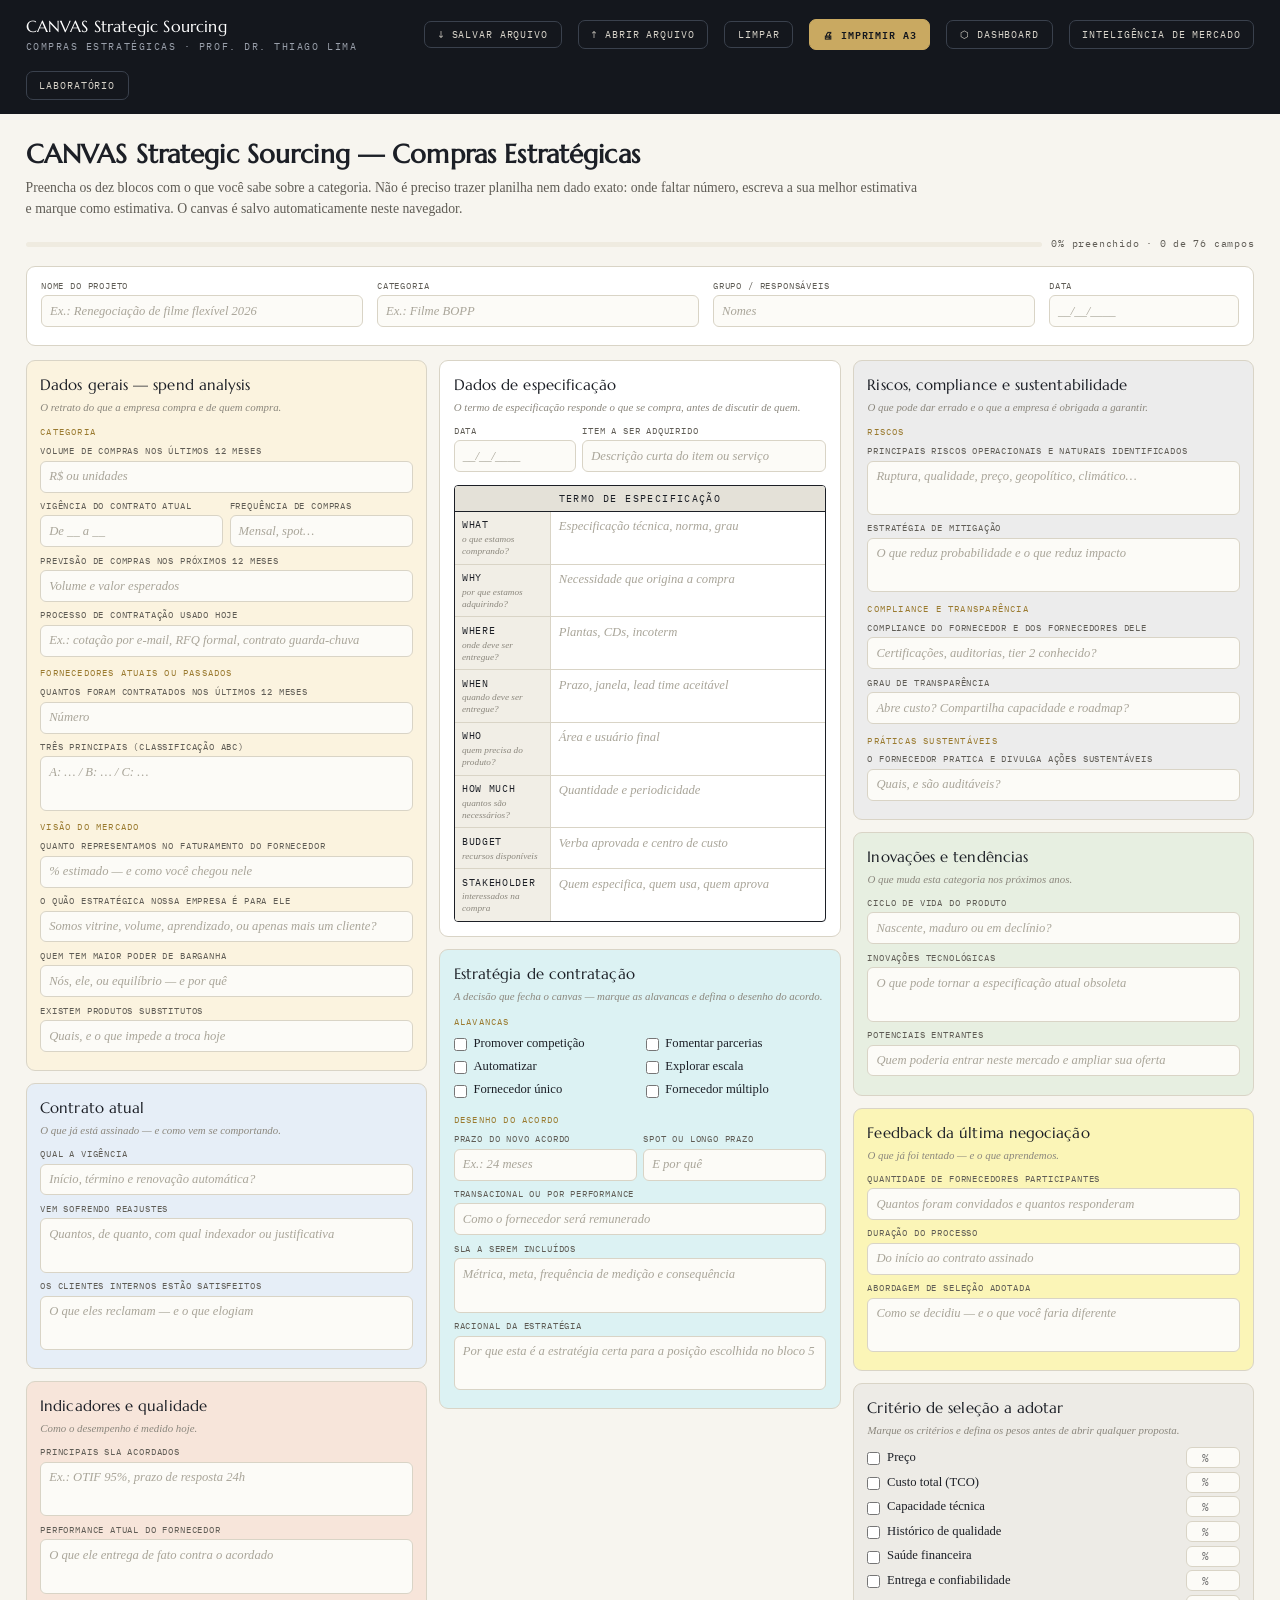
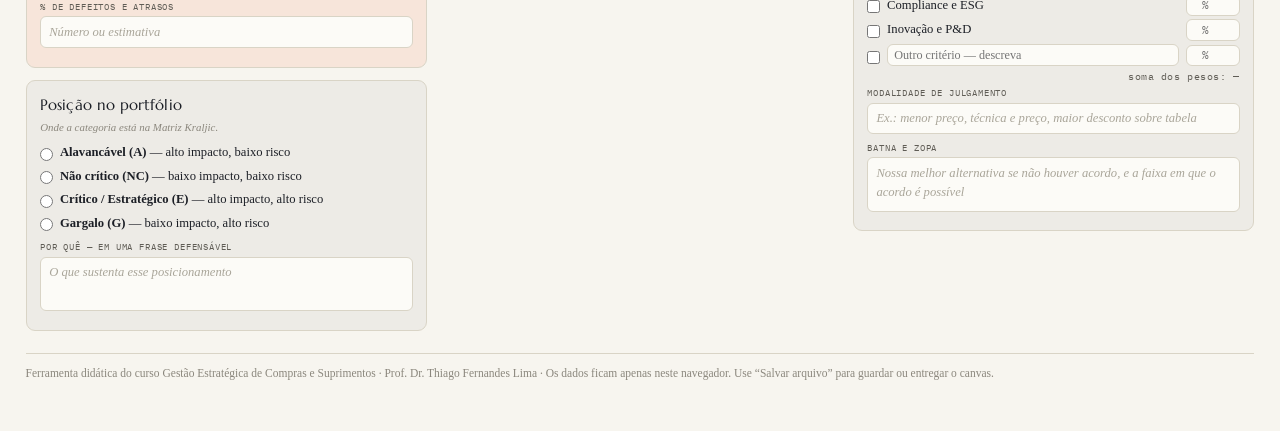
<file: canvas-strategic-sourcing.html>
<!DOCTYPE html>
<html lang="pt">
<head>
<meta charset="UTF-8">
<meta name="viewport" content="width=device-width, initial-scale=1.0">
<title>CANVAS Strategic Sourcing | Prof. Dr. Thiago Lima</title>
<link href="https://fonts.googleapis.com/css2?family=Marcellus&family=IBM+Plex+Mono:wght@400;600&display=swap" rel="stylesheet">
<style>
:root{
  --bg:#F7F5EF; --paper:#FFFFFF; --ink:#1C1F26; --mut:#5F5C55; --soft:#8B877D;
  --line:#D9D4C6; --gold:#9A7A2F; --goldbg:#EFEBE0; --dark:#14171D;
  --c1:#FFFFFF; --c2:#FBF3DF; --c3:#E6EEF7; --c4:#F7E5DA; --c5:#EDEBE6;
  --c6:#ECECEC; --c7:#E7EFE1; --c8:#FBF5B7; --c9:#EDEBE6; --c10:#DCF2F3;
}
*{box-sizing:border-box;margin:0;padding:0;}
body{background:var(--bg);color:var(--ink);font-family:Georgia,'Times New Roman',serif;line-height:1.55;}

/* ---------- topo ---------- */
.top{background:var(--dark);color:#fff;padding:.85rem 1.6rem;display:flex;align-items:center;gap:1rem;flex-wrap:wrap;position:sticky;top:0;z-index:50;}
.top .brand{font-family:Marcellus,serif;font-size:1.02rem;letter-spacing:.01em;}
.top .sub{font-family:'IBM Plex Mono',monospace;font-size:.6rem;letter-spacing:.16em;text-transform:uppercase;color:#9AA0AB;margin-top:.1rem;}
.top .sp{flex:1;}
.tbtn{background:transparent;border:1px solid #3A414D;color:#D8D4CA;border-radius:7px;padding:.36rem .8rem;cursor:pointer;
      font-family:'IBM Plex Mono',monospace;font-size:.61rem;letter-spacing:.09em;text-transform:uppercase;transition:.18s;}
.tbtn:hover{border-color:#C9A961;color:#E9D6A4;}
.tbtn.pri{background:#C9A961;border-color:#C9A961;color:#14171D;font-weight:600;}
.tbtn.pri:hover{background:#E9D6A4;}
a.tbtn{text-decoration:none;display:inline-block;}
.st{font-family:'IBM Plex Mono',monospace;font-size:.6rem;color:#8B919C;letter-spacing:.06em;}

/* ---------- cabeçalho do canvas ---------- */
.wrap{max-width:1500px;margin:0 auto;padding:1.3rem 1.6rem 3rem;}
h1{font-family:Marcellus,serif;font-size:1.62rem;letter-spacing:.005em;margin-bottom:.15rem;}
.lead{font-size:.86rem;color:var(--mut);max-width:900px;margin-bottom:1.1rem;}
.hdr{display:flex;gap:.9rem;flex-wrap:wrap;border:1px solid var(--line);background:var(--paper);border-radius:9px;padding:.7rem .9rem;margin-bottom:.9rem;}
.hdr>div{flex:1;min-width:190px;}

/* ---------- grade ---------- */
.canvas{display:grid;grid-template-columns:1fr 1fr 1fr;gap:.75rem;align-items:start;}
.col{display:flex;flex-direction:column;gap:.75rem;}
.blk{border:1px solid var(--line);border-radius:9px;padding:.75rem .85rem;background:var(--paper);}
.blk h2{font-family:Marcellus,serif;font-size:.95rem;font-weight:400;letter-spacing:.005em;display:flex;align-items:baseline;gap:.45rem;margin-bottom:.15rem;}
.blk .hint{font-size:.68rem;color:var(--soft);margin-bottom:.5rem;font-style:italic;}
.sec{font-family:'IBM Plex Mono',monospace;font-size:.58rem;letter-spacing:.13em;text-transform:uppercase;color:var(--gold);margin:.6rem 0 .28rem;}
.sec:first-of-type{margin-top:.25rem;}
.lbl{font-family:'IBM Plex Mono',monospace;font-size:.57rem;letter-spacing:.09em;text-transform:uppercase;color:var(--mut);margin-bottom:.15rem;display:block;}

/* ---------- campos ---------- */
.f{border:1px solid var(--line);background:#FCFBF7;border-radius:6px;padding:.34rem .5rem;font-family:Georgia,serif;font-size:.79rem;
   color:var(--ink);min-height:1.75rem;outline:none;line-height:1.5;margin-bottom:.4rem;white-space:pre-wrap;word-break:break-word;}
.f:focus{border-color:var(--gold);background:#fff;box-shadow:0 0 0 2px rgba(154,122,47,.1);}
.f.big{min-height:3.4rem;}
.f:empty:before{content:attr(data-ph);color:#A9A599;font-style:italic;}
.row{display:flex;gap:.4rem;}
.row>div{flex:1;}
.opt{display:flex;align-items:flex-start;gap:.42rem;font-size:.79rem;margin-bottom:.24rem;cursor:pointer;}
.opt input{margin-top:.28rem;accent-color:var(--gold);flex-shrink:0;}
.two{display:grid;grid-template-columns:1fr 1fr;gap:0 .7rem;}
.crit{display:flex;align-items:center;gap:.4rem;margin-bottom:.22rem;}
.crit .opt{flex:1;margin:0;}
.pw{width:54px;flex-shrink:0;border:1px solid var(--line);background:#FCFBF7;border-radius:6px;padding:.16rem .25rem;
    font-family:'IBM Plex Mono',monospace;font-size:.68rem;text-align:center;outline:none;color:var(--ink);}
.pw:focus{border-color:var(--gold);background:#fff;}
.cf{flex:1;border:1px solid var(--line);background:#FCFBF7;border-radius:6px;padding:.16rem .4rem;
    font-family:Georgia,serif;font-size:.76rem;outline:none;color:var(--ink);min-width:0;}
.cf:focus{border-color:var(--gold);background:#fff;}
.soma{font-family:'IBM Plex Mono',monospace;font-size:.6rem;letter-spacing:.06em;color:var(--mut);text-align:right;margin:.15rem 0 .1rem;}

/* ---------- termo de especificação ---------- */
.spec{border:1px solid var(--ink);border-radius:4px;overflow:hidden;margin-bottom:.15rem;}
.spec .sh{background:#E4E1D8;text-align:center;font-family:'IBM Plex Mono',monospace;font-size:.62rem;letter-spacing:.14em;
          text-transform:uppercase;padding:.3rem;border-bottom:1px solid var(--ink);}
.spec .sr{display:grid;grid-template-columns:96px 1fr;border-bottom:1px solid var(--line);}
.spec .sr:last-child{border-bottom:none;}
.spec .sk{background:#F1EEE6;font-family:'IBM Plex Mono',monospace;font-size:.6rem;letter-spacing:.07em;text-transform:uppercase;
          padding:.4rem .45rem;border-right:1px solid var(--line);display:flex;flex-direction:column;justify-content:center;color:var(--ink);}
.spec .sk small{font-family:Georgia,serif;font-size:.58rem;font-style:italic;color:var(--soft);text-transform:none;letter-spacing:0;line-height:1.3;}
.spec .sv{padding:.34rem .5rem;font-size:.79rem;outline:none;min-height:1.9rem;line-height:1.45;white-space:pre-wrap;word-break:break-word;}
.spec .sv:focus{background:#FFFDF6;box-shadow:inset 0 0 0 2px rgba(154,122,47,.12);}
.spec .sv:empty:before{content:attr(data-ph);color:#A9A599;font-style:italic;}

/* ---------- barra de progresso ---------- */
.prog{display:flex;align-items:center;gap:.6rem;margin-bottom:.9rem;}
.pbar{flex:1;height:5px;background:var(--goldbg);border-radius:99px;overflow:hidden;}
.pfill{height:100%;background:var(--gold);width:0%;transition:width .3s;}
.ptxt{font-family:'IBM Plex Mono',monospace;font-size:.6rem;letter-spacing:.08em;color:var(--mut);white-space:nowrap;}

/* ---------- tons por bloco ---------- */
#b1{background:var(--c1);} #b2{background:var(--c2);} #b3{background:var(--c3);} #b4{background:var(--c4);}
#b5{background:var(--c5);} #b6{background:var(--c6);} #b7{background:var(--c7);} #b8{background:var(--c8);}
#b9{background:var(--c9);} #b10{background:var(--c10);}

.foot{margin-top:1.4rem;font-size:.72rem;color:var(--soft);border-top:1px solid var(--line);padding-top:.7rem;}

@media (max-width:1080px){ .canvas{grid-template-columns:1fr;} }

/* ---------- impressão ---------- */
@media print{
  @page{size:A3 landscape;margin:7mm;}
  .top,.prog,.lead,.foot,.noprint{display:none!important;}
  body{background:#fff;line-height:1.32;}
  .wrap{max-width:none;padding:0;}
  h1{font-size:13.5pt;margin-bottom:.25rem;}
  .canvas{gap:4px;}
  .col{gap:4px;}
  .blk{padding:4px 6px;border-color:#999;page-break-inside:avoid;break-inside:avoid;}
  .blk h2{font-size:9pt;margin-bottom:3px;} .blk .hint{display:none;}
  .f,.spec .sv{font-size:7.6pt;min-height:17px;background:#fff;border-color:#BBB;margin-bottom:2px;padding:1px 4px;}
  .f.big{min-height:30px;}
  .f:empty:before,.spec .sv:empty:before{content:'';}
  .sec{font-size:6.2pt;margin:5px 0 1px;} .lbl{font-size:6pt;margin:3px 0 1px;}
  .opt{font-size:7.6pt;margin-bottom:0;gap:.3rem;} .opt input{margin-top:.18rem;}
  .spec .sh{font-size:6.2pt;padding:2px;}
  .spec .sk{font-size:6.2pt;padding:1px 4px;} .spec .sk small{display:none;}
  .spec .sr{grid-template-columns:74px 1fr;}
  .hdr{padding:3px 6px;margin-bottom:4px;gap:.5rem;}
  .row{gap:.3rem;}
  .crit{margin-bottom:0;gap:.25rem;}
  .pw{width:34px;font-size:6.8pt;padding:0 2px;}
  .cf{font-size:7.4pt;padding:0 3px;}
  .soma{font-size:6pt;margin:1px 0;}
}
</style>
</head>
<body>

<div class="top noprint">
  <div>
    <div class="brand">CANVAS Strategic Sourcing</div>
    <div class="sub">Compras estratégicas · Prof. Dr. Thiago Lima</div>
  </div>
  <div class="sp"></div>
  <span class="st" id="saveState"></span>
  <button class="tbtn" onclick="salvarArquivo()">↓ Salvar arquivo</button>
  <label class="tbtn" style="margin:0;">↑ Abrir arquivo<input type="file" accept=".json" onchange="abrirArquivo(this)" style="display:none;"></label>
  <button class="tbtn" onclick="limpar()">Limpar</button>
  <button class="tbtn pri" onclick="window.print()">🖨 Imprimir A3</button>
  <a class="tbtn" href="index.html">⬡ Dashboard</a>
  <a class="tbtn" href="central-inteligencia.html">Inteligência de Mercado</a>
  <a class="tbtn" href="laboratorio-encontro2.html">Laboratório</a>
</div>

<div class="wrap">
  <h1>CANVAS Strategic Sourcing — Compras Estratégicas</h1>
  <div id="fromDash" style="display:none;margin-bottom:.9rem;padding:.6rem .9rem;border-radius:8px;background:var(--goldbg);border:1px solid var(--line);border-left:3px solid var(--gold);font-family:'IBM Plex Mono',monospace;font-size:.62rem;letter-spacing:.06em;color:var(--gold);">Campos iniciais preenchidos com a categoria vinda do Dashboard — confira e complete.</div>
  <p class="lead">Preencha os dez blocos com o que você sabe sobre a categoria. Não é preciso trazer planilha nem dado exato: onde faltar número, escreva a sua melhor estimativa e marque como estimativa. O canvas é salvo automaticamente neste navegador.</p>

  <div class="prog noprint">
    <div class="pbar"><div class="pfill" id="pfill"></div></div>
    <span class="ptxt" id="ptxt">0% preenchido</span>
  </div>

  <div class="hdr">
    <div><span class="lbl">Nome do projeto</span><div class="f" contenteditable data-k="projeto" data-ph="Ex.: Renegociação de filme flexível 2026"></div></div>
    <div><span class="lbl">Categoria</span><div class="f" contenteditable data-k="categoria" data-ph="Ex.: Filme BOPP"></div></div>
    <div><span class="lbl">Grupo / responsáveis</span><div class="f" contenteditable data-k="grupo" data-ph="Nomes"></div></div>
    <div style="max-width:130px;"><span class="lbl">Data</span><div class="f" contenteditable data-k="data" data-ph="__/__/____"></div></div>
  </div>

  <div class="canvas">

    <!-- ================= COLUNA 1 ================= -->
    <div class="col">

      <div class="blk" id="b2">
        <h2>Dados gerais — spend analysis</h2>
        <div class="hint">O retrato do que a empresa compra e de quem compra.</div>

        <div class="sec">Categoria</div>
        <span class="lbl">Volume de compras nos últimos 12 meses</span>
        <div class="f" contenteditable data-k="b2_vol" data-ph="R$ ou unidades"></div>
        <div class="row">
          <div><span class="lbl">Vigência do contrato atual</span><div class="f" contenteditable data-k="b2_vig" data-ph="De __ a __"></div></div>
          <div><span class="lbl">Frequência de compras</span><div class="f" contenteditable data-k="b2_freq" data-ph="Mensal, spot…"></div></div>
        </div>
        <span class="lbl">Previsão de compras nos próximos 12 meses</span>
        <div class="f" contenteditable data-k="b2_prev" data-ph="Volume e valor esperados"></div>
        <span class="lbl">Processo de contratação usado hoje</span>
        <div class="f" contenteditable data-k="b2_proc" data-ph="Ex.: cotação por e-mail, RFQ formal, contrato guarda-chuva"></div>

        <div class="sec">Fornecedores atuais ou passados</div>
        <span class="lbl">Quantos foram contratados nos últimos 12 meses</span>
        <div class="f" contenteditable data-k="b2_qtd" data-ph="Número"></div>
        <span class="lbl">Três principais (classificação ABC)</span>
        <div class="f big" contenteditable data-k="b2_abc" data-ph="A: … / B: … / C: …"></div>

        <div class="sec">Visão do mercado</div>
        <span class="lbl">Quanto representamos no faturamento do fornecedor</span>
        <div class="f" contenteditable data-k="b2_rep" data-ph="% estimado — e como você chegou nele"></div>
        <span class="lbl">O quão estratégica nossa empresa é para ele</span>
        <div class="f" contenteditable data-k="b2_estrat" data-ph="Somos vitrine, volume, aprendizado, ou apenas mais um cliente?"></div>
        <span class="lbl">Quem tem maior poder de barganha</span>
        <div class="f" contenteditable data-k="b2_barg" data-ph="Nós, ele, ou equilíbrio — e por quê"></div>
        <span class="lbl">Existem produtos substitutos</span>
        <div class="f" contenteditable data-k="b2_subs" data-ph="Quais, e o que impede a troca hoje"></div>
      </div>

      <div class="blk" id="b3">
        <h2>Contrato atual</h2>
        <div class="hint">O que já está assinado — e como vem se comportando.</div>
        <span class="lbl">Qual a vigência</span>
        <div class="f" contenteditable data-k="b3_vig" data-ph="Início, término e renovação automática?"></div>
        <span class="lbl">Vem sofrendo reajustes</span>
        <div class="f big" contenteditable data-k="b3_reaj" data-ph="Quantos, de quanto, com qual indexador ou justificativa"></div>
        <span class="lbl">Os clientes internos estão satisfeitos</span>
        <div class="f big" contenteditable data-k="b3_sat" data-ph="O que eles reclamam — e o que elogiam"></div>
      </div>

      <div class="blk" id="b4">
        <h2>Indicadores e qualidade</h2>
        <div class="hint">Como o desempenho é medido hoje.</div>
        <span class="lbl">Principais SLA acordados</span>
        <div class="f big" contenteditable data-k="b4_sla" data-ph="Ex.: OTIF 95%, prazo de resposta 24h"></div>
        <span class="lbl">Performance atual do fornecedor</span>
        <div class="f big" contenteditable data-k="b4_perf" data-ph="O que ele entrega de fato contra o acordado"></div>
        <span class="lbl">% de defeitos e atrasos</span>
        <div class="f" contenteditable data-k="b4_def" data-ph="Número ou estimativa"></div>
      </div>

      <div class="blk" id="b5">
        <h2>Posição no portfólio</h2>
        <div class="hint">Onde a categoria está na Matriz Kraljic.</div>
        <label class="opt"><input type="radio" name="pos" data-k="b5_pos" value="Alavancável (A)"><span><b>Alavancável (A)</b> — alto impacto, baixo risco</span></label>
        <label class="opt"><input type="radio" name="pos" data-k="b5_pos" value="Não crítico (NC)"><span><b>Não crítico (NC)</b> — baixo impacto, baixo risco</span></label>
        <label class="opt"><input type="radio" name="pos" data-k="b5_pos" value="Crítico / Estratégico (E)"><span><b>Crítico / Estratégico (E)</b> — alto impacto, alto risco</span></label>
        <label class="opt"><input type="radio" name="pos" data-k="b5_pos" value="Gargalo (G)"><span><b>Gargalo (G)</b> — baixo impacto, alto risco</span></label>
        <span class="lbl" style="margin-top:.45rem;">Por quê — em uma frase defensável</span>
        <div class="f big" contenteditable data-k="b5_just" data-ph="O que sustenta esse posicionamento"></div>
      </div>

    </div>

    <!-- ================= COLUNA 2 ================= -->
    <div class="col">

      <div class="blk" id="b1">
        <h2>Dados de especificação</h2>
        <div class="hint">O termo de especificação responde o que se compra, antes de discutir de quem.</div>
        <div class="row" style="margin-bottom:.4rem;">
          <div><span class="lbl">Data</span><div class="f" contenteditable data-k="b1_data" data-ph="__/__/____"></div></div>
          <div style="flex:2;"><span class="lbl">Item a ser adquirido</span><div class="f" contenteditable data-k="b1_item" data-ph="Descrição curta do item ou serviço"></div></div>
        </div>
        <div class="spec">
          <div class="sh">Termo de especificação</div>
          <div class="sr"><div class="sk">What<small>o que estamos comprando?</small></div><div class="sv" contenteditable data-k="b1_what" data-ph="Especificação técnica, norma, grau"></div></div>
          <div class="sr"><div class="sk">Why<small>por que estamos adquirindo?</small></div><div class="sv" contenteditable data-k="b1_why" data-ph="Necessidade que origina a compra"></div></div>
          <div class="sr"><div class="sk">Where<small>onde deve ser entregue?</small></div><div class="sv" contenteditable data-k="b1_where" data-ph="Plantas, CDs, incoterm"></div></div>
          <div class="sr"><div class="sk">When<small>quando deve ser entregue?</small></div><div class="sv" contenteditable data-k="b1_when" data-ph="Prazo, janela, lead time aceitável"></div></div>
          <div class="sr"><div class="sk">Who<small>quem precisa do produto?</small></div><div class="sv" contenteditable data-k="b1_who" data-ph="Área e usuário final"></div></div>
          <div class="sr"><div class="sk">How much<small>quantos são necessários?</small></div><div class="sv" contenteditable data-k="b1_howmuch" data-ph="Quantidade e periodicidade"></div></div>
          <div class="sr"><div class="sk">Budget<small>recursos disponíveis</small></div><div class="sv" contenteditable data-k="b1_budget" data-ph="Verba aprovada e centro de custo"></div></div>
          <div class="sr"><div class="sk">Stakeholder<small>interessados na compra</small></div><div class="sv" contenteditable data-k="b1_stake" data-ph="Quem especifica, quem usa, quem aprova"></div></div>
        </div>
      </div>

      <div class="blk" id="b10">
        <h2>Estratégia de contratação</h2>
        <div class="hint">A decisão que fecha o canvas — marque as alavancas e defina o desenho do acordo.</div>
        <div class="sec">Alavancas</div>
        <div class="two">
          <label class="opt"><input type="checkbox" data-k="b10_competicao"><span>Promover competição</span></label>
          <label class="opt"><input type="checkbox" data-k="b10_parcerias"><span>Fomentar parcerias</span></label>
          <label class="opt"><input type="checkbox" data-k="b10_automatizar"><span>Automatizar</span></label>
          <label class="opt"><input type="checkbox" data-k="b10_escala"><span>Explorar escala</span></label>
          <label class="opt"><input type="checkbox" data-k="b10_unico"><span>Fornecedor único</span></label>
          <label class="opt"><input type="checkbox" data-k="b10_multiplo"><span>Fornecedor múltiplo</span></label>
        </div>
        <div class="sec">Desenho do acordo</div>
        <div class="row">
          <div><span class="lbl">Prazo do novo acordo</span><div class="f" contenteditable data-k="b10_prazo" data-ph="Ex.: 24 meses"></div></div>
          <div><span class="lbl">Spot ou longo prazo</span><div class="f" contenteditable data-k="b10_spot" data-ph="E por quê"></div></div>
        </div>
        <span class="lbl">Transacional ou por performance</span>
        <div class="f" contenteditable data-k="b10_perf" data-ph="Como o fornecedor será remunerado"></div>
        <span class="lbl">SLA a serem incluídos</span>
        <div class="f big" contenteditable data-k="b10_sla" data-ph="Métrica, meta, frequência de medição e consequência"></div>
        <span class="lbl">Racional da estratégia</span>
        <div class="f big" contenteditable data-k="b10_racional" data-ph="Por que esta é a estratégia certa para a posição escolhida no bloco 5"></div>
      </div>

    </div>

    <!-- ================= COLUNA 3 ================= -->
    <div class="col">

      <div class="blk" id="b6">
        <h2>Riscos, compliance e sustentabilidade</h2>
        <div class="hint">O que pode dar errado e o que a empresa é obrigada a garantir.</div>
        <div class="sec">Riscos</div>
        <span class="lbl">Principais riscos operacionais e naturais identificados</span>
        <div class="f big" contenteditable data-k="b6_riscos" data-ph="Ruptura, qualidade, preço, geopolítico, climático…"></div>
        <span class="lbl">Estratégia de mitigação</span>
        <div class="f big" contenteditable data-k="b6_mit" data-ph="O que reduz probabilidade e o que reduz impacto"></div>
        <div class="sec">Compliance e transparência</div>
        <span class="lbl">Compliance do fornecedor e dos fornecedores dele</span>
        <div class="f" contenteditable data-k="b6_comp" data-ph="Certificações, auditorias, tier 2 conhecido?"></div>
        <span class="lbl">Grau de transparência</span>
        <div class="f" contenteditable data-k="b6_transp" data-ph="Abre custo? Compartilha capacidade e roadmap?"></div>
        <div class="sec">Práticas sustentáveis</div>
        <span class="lbl">O fornecedor pratica e divulga ações sustentáveis</span>
        <div class="f" contenteditable data-k="b6_sust" data-ph="Quais, e são auditáveis?"></div>
      </div>

      <div class="blk" id="b7">
        <h2>Inovações e tendências</h2>
        <div class="hint">O que muda esta categoria nos próximos anos.</div>
        <span class="lbl">Ciclo de vida do produto</span>
        <div class="f" contenteditable data-k="b7_ciclo" data-ph="Nascente, maduro ou em declínio?"></div>
        <span class="lbl">Inovações tecnológicas</span>
        <div class="f big" contenteditable data-k="b7_inov" data-ph="O que pode tornar a especificação atual obsoleta"></div>
        <span class="lbl">Potenciais entrantes</span>
        <div class="f" contenteditable data-k="b7_entr" data-ph="Quem poderia entrar neste mercado e ampliar sua oferta"></div>
      </div>

      <div class="blk" id="b8">
        <h2>Feedback da última negociação</h2>
        <div class="hint">O que já foi tentado — e o que aprendemos.</div>
        <span class="lbl">Quantidade de fornecedores participantes</span>
        <div class="f" contenteditable data-k="b8_qtd" data-ph="Quantos foram convidados e quantos responderam"></div>
        <span class="lbl">Duração do processo</span>
        <div class="f" contenteditable data-k="b8_dur" data-ph="Do início ao contrato assinado"></div>
        <span class="lbl">Abordagem de seleção adotada</span>
        <div class="f big" contenteditable data-k="b8_abord" data-ph="Como se decidiu — e o que você faria diferente"></div>
      </div>

      <div class="blk" id="b9">
        <h2>Critério de seleção a adotar</h2>
        <div class="hint">Marque os critérios e defina os pesos antes de abrir qualquer proposta.</div>
        <div class="crit"><label class="opt"><input type="checkbox" data-k="b9_c_preco"><span>Preço</span></label><input class="pw" type="number" min="0" max="100" data-k="b9_p_preco" placeholder="%"></div>
        <div class="crit"><label class="opt"><input type="checkbox" data-k="b9_c_custo"><span>Custo total (TCO)</span></label><input class="pw" type="number" min="0" max="100" data-k="b9_p_custo" placeholder="%"></div>
        <div class="crit"><label class="opt"><input type="checkbox" data-k="b9_c_tec"><span>Capacidade técnica</span></label><input class="pw" type="number" min="0" max="100" data-k="b9_p_tec" placeholder="%"></div>
        <div class="crit"><label class="opt"><input type="checkbox" data-k="b9_c_qual"><span>Histórico de qualidade</span></label><input class="pw" type="number" min="0" max="100" data-k="b9_p_qual" placeholder="%"></div>
        <div class="crit"><label class="opt"><input type="checkbox" data-k="b9_c_fin"><span>Saúde financeira</span></label><input class="pw" type="number" min="0" max="100" data-k="b9_p_fin" placeholder="%"></div>
        <div class="crit"><label class="opt"><input type="checkbox" data-k="b9_c_entr"><span>Entrega e confiabilidade</span></label><input class="pw" type="number" min="0" max="100" data-k="b9_p_entr" placeholder="%"></div>
        <div class="crit"><label class="opt"><input type="checkbox" data-k="b9_c_esg"><span>Compliance e ESG</span></label><input class="pw" type="number" min="0" max="100" data-k="b9_p_esg" placeholder="%"></div>
        <div class="crit"><label class="opt"><input type="checkbox" data-k="b9_c_inov"><span>Inovação e P&amp;D</span></label><input class="pw" type="number" min="0" max="100" data-k="b9_p_inov" placeholder="%"></div>
        <div class="crit"><label class="opt" style="flex:0 0 auto;"><input type="checkbox" data-k="b9_c_outro"></label><input class="cf" type="text" data-k="b9_n_outro" placeholder="Outro critério — descreva"><input class="pw" type="number" min="0" max="100" data-k="b9_p_outro" placeholder="%"></div>
        <div class="soma" id="somaPesos">soma dos pesos: —</div>
        <span class="lbl">Modalidade de julgamento</span>
        <div class="f" contenteditable data-k="b9_modal" data-ph="Ex.: menor preço, técnica e preço, maior desconto sobre tabela"></div>
        <span class="lbl">BATNA e ZOPA</span>
        <div class="f big" contenteditable data-k="b9_batna" data-ph="Nossa melhor alternativa se não houver acordo, e a faixa em que o acordo é possível"></div>
      </div>

    </div>
  </div>

  <div class="foot noprint">
    Ferramenta didática do curso Gestão Estratégica de Compras e Suprimentos · Prof. Dr. Thiago Fernandes Lima ·
    Os dados ficam apenas neste navegador. Use “Salvar arquivo” para guardar ou entregar o canvas.
  </div>
</div>

<script>
const KEY='canvas_ss_v1';
let timer=null;

function campos(){return document.querySelectorAll('[data-k]');}

function estado(){
  const d={};
  campos().forEach(el=>{
    const k=el.dataset.k;
    if(el.type==='checkbox'){d[k]=el.checked;}
    else if(el.type==='radio'){if(el.checked)d[k]=el.value;}
    else if(el.tagName==='INPUT'){d[k]=el.value.trim();}
    else{d[k]=el.innerText.trim();}
  });
  return {v:1, salvoEm:new Date().toISOString(), dados:d};
}

function aplicar(d){
  campos().forEach(el=>{
    const k=el.dataset.k;
    if(el.type==='checkbox'){el.checked=!!d[k];}
    else if(el.type==='radio'){el.checked=(d[k]===el.value);}
    else if(el.tagName==='INPUT'){el.value=d[k]||'';}
    else{el.innerText=d[k]||'';}
  });
  progresso();
}

function salvar(){
  try{
    localStorage.setItem(KEY,JSON.stringify(estado()));
    marcar('salvo automaticamente');
  }catch(e){marcar('use “Salvar arquivo”');}
}
function agendar(){clearTimeout(timer);timer=setTimeout(salvar,500);progresso();somaPesos();}

function somaPesos(){
  const el=document.getElementById('somaPesos'); if(!el)return;
  let t=0,n=0;
  document.querySelectorAll('.pw').forEach(i=>{const v=parseFloat(i.value); if(!isNaN(v)){t+=v;n++;}});
  if(!n){el.innerText='soma dos pesos: —';el.style.color='var(--mut)';return;}
  el.innerText='soma dos pesos: '+Math.round(t)+'%';
  el.style.color=Math.abs(t-100)>0.5?'#B4432E':'var(--gold)';
}
function marcar(t){const el=document.getElementById('saveState');if(el)el.innerText=t;}

function carregar(){
  try{
    const raw=localStorage.getItem(KEY);
    if(!raw)return false;
    const d=JSON.parse(raw);
    if(!d||!d.dados)return false;
    aplicar(d.dados);
    marcar('recuperado deste navegador');
    return true;
  }catch(e){return false;}
}

function progresso(){
  const els=[...campos()];
  const radios=els.filter(e=>e.type==='radio');
  const outros=els.filter(e=>e.type!=='radio');
  const total=outros.length+(radios.length?1:0);
  let ok=outros.filter(e=>e.type==='checkbox'?e.checked:(e.tagName==='INPUT'?e.value.trim().length>0:e.innerText.trim().length>0)).length;
  if(radios.length&&radios.some(r=>r.checked))ok++;
  const pct=Math.round(ok/total*100);
  document.getElementById('pfill').style.width=pct+'%';
  document.getElementById('ptxt').innerText=pct+'% preenchido · '+ok+' de '+total+' campos';
}

function salvarArquivo(){
  const st=estado();
  const nome=(st.dados.projeto||st.dados.categoria||'canvas').replace(/[^\wÀ-ú\- ]/g,'').trim().replace(/\s+/g,'-').toLowerCase();
  const blob=new Blob([JSON.stringify(st,null,2)],{type:'application/json'});
  const a=document.createElement('a');
  a.href=URL.createObjectURL(blob);
  a.download='canvas-sourcing-'+(nome||'sem-nome')+'.json';
  a.click();URL.revokeObjectURL(a.href);
  marcar('arquivo gerado');
}

function abrirArquivo(input){
  const f=input.files&&input.files[0]; if(!f)return;
  const r=new FileReader();
  r.onload=()=>{
    try{
      const d=JSON.parse(r.result);
      if(!d||!d.dados)throw new Error('formato');
      aplicar(d.dados); salvar();
      marcar('arquivo carregado');
    }catch(e){alert('Arquivo inválido. Selecione um .json salvo por esta própria ferramenta.');}
    input.value='';
  };
  r.readAsText(f);
}

function limpar(){
  if(!confirm('Isso apaga tudo o que foi preenchido neste canvas. Continuar?'))return;
  campos().forEach(el=>{
    if(el.type==='checkbox'||el.type==='radio')el.checked=false;
    else if(el.tagName==='INPUT')el.value='';
    else el.innerText='';
  });
  salvar(); progresso();
  marcar('canvas limpo');
}

/* colar sempre como texto simples, para não trazer formatação do Word */
document.addEventListener('paste',e=>{
  const el=e.target;
  if(el&&el.isContentEditable){
    e.preventDefault();
    const t=(e.clipboardData||window.clipboardData).getData('text/plain');
    document.execCommand('insertText',false,t);
  }
});

campos().forEach(el=>{
  if(el.type==='checkbox'||el.type==='radio')el.addEventListener('change',agendar);
  else el.addEventListener('input',agendar);
});


/* ---------- pre-preenchimento vindo do Dashboard ---------- */
function prefillDaURL(){
  const q=new URLSearchParams(location.search);
  if(![...q.keys()].length) return false;
  const set=(k,v)=>{
    if(!v) return;
    const el=document.querySelector('[data-k="'+k+'"]');
    if(!el) return;
    const vazio = el.tagName==='INPUT' ? !el.value.trim() : !el.innerText.trim();
    if(!vazio) return;
    if(el.tagName==='INPUT') el.value=v; else el.innerText=v;
  };
  set('categoria', q.get('cat'));
  set('b1_item', q.get('cat'));
  if(q.get('spend')) set('b2_vol', 'R$ '+q.get('spend')+' / ano');
  set('b2_qtd', q.get('nforn'));
  set('b2_rep', q.get('forn'));
  const quad=q.get('quad');
  if(quad){
    const mapa={'Alavancagem':'Alavanc','N\u00e3o-cr\u00edtico':'N\u00e3o cr\u00edtico','Estrat\u00e9gico':'Cr\u00edtico','Gargalo':'Gargalo'};
    const alvo=mapa[quad];
    if(alvo) document.querySelectorAll('[data-k="b5_pos"]').forEach(r=>{
      if(r.value.indexOf(alvo)===0) r.checked=true;
    });
    set('b5_just','Posi\u00e7\u00e3o migrada do Dashboard \u2014 eixo de risco calculado a partir da avalia\u00e7\u00e3o de riscos da categoria.');
  }
  const hoje=new Date().toLocaleDateString('pt-BR');
  set('data', hoje); set('b1_data', hoje);
  return true;
}
carregar();
if(prefillDaURL()){
  progresso(); agendar();
  const av=document.getElementById('fromDash'); if(av) av.style.display='block';
}
progresso();
somaPesos();
</script>
</body>
</html>
</file>
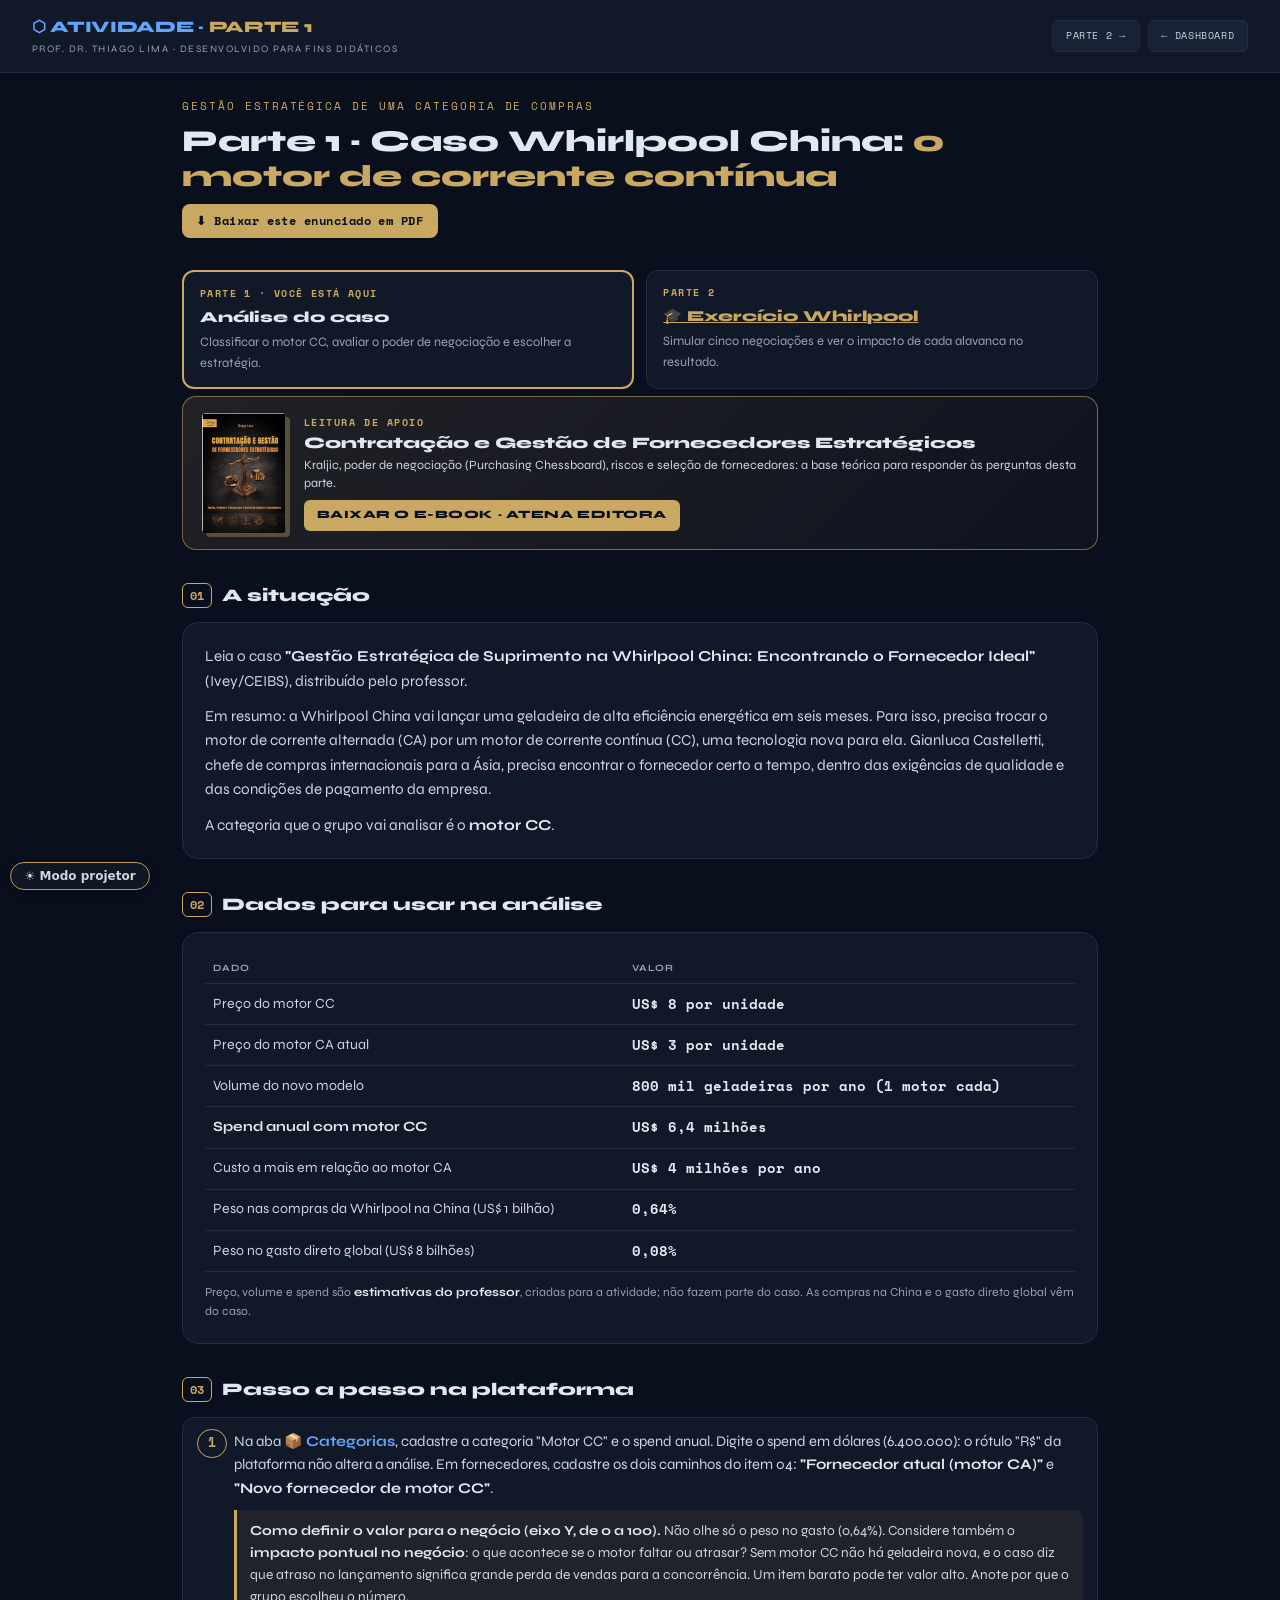
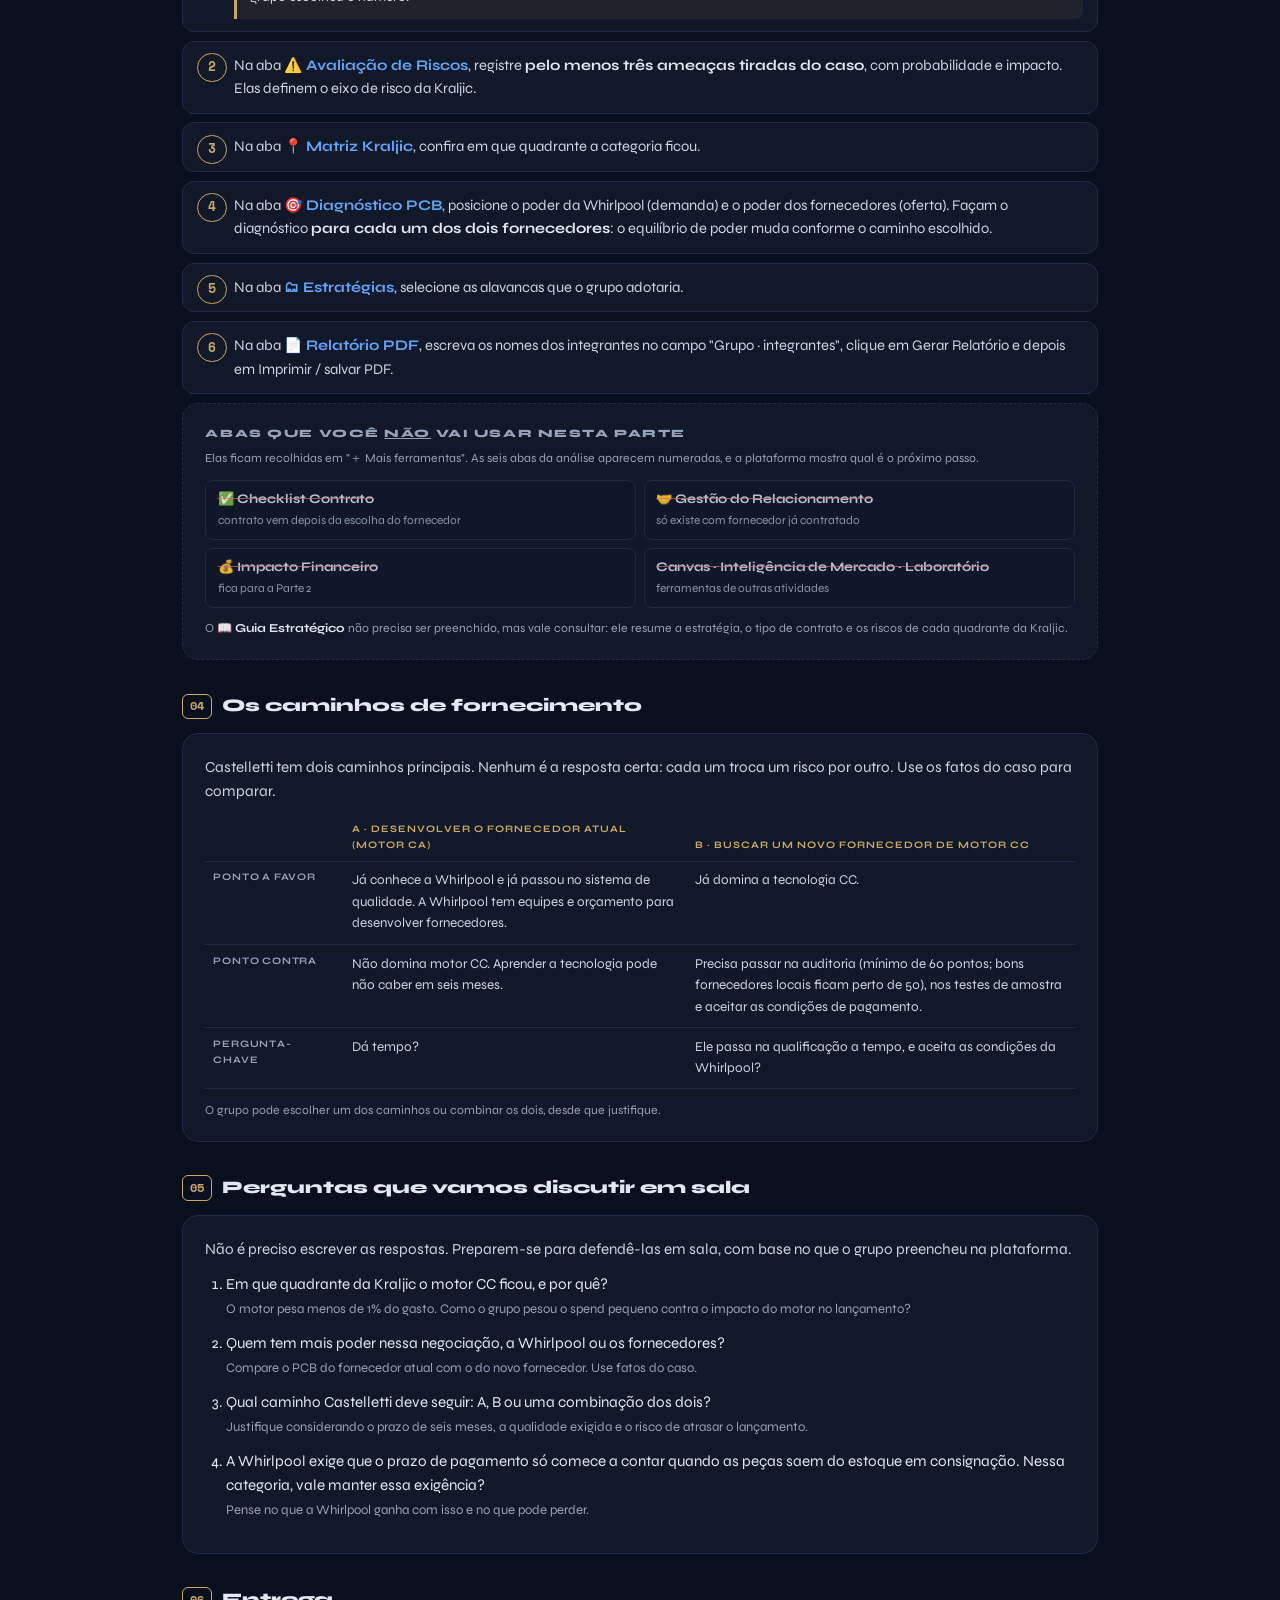
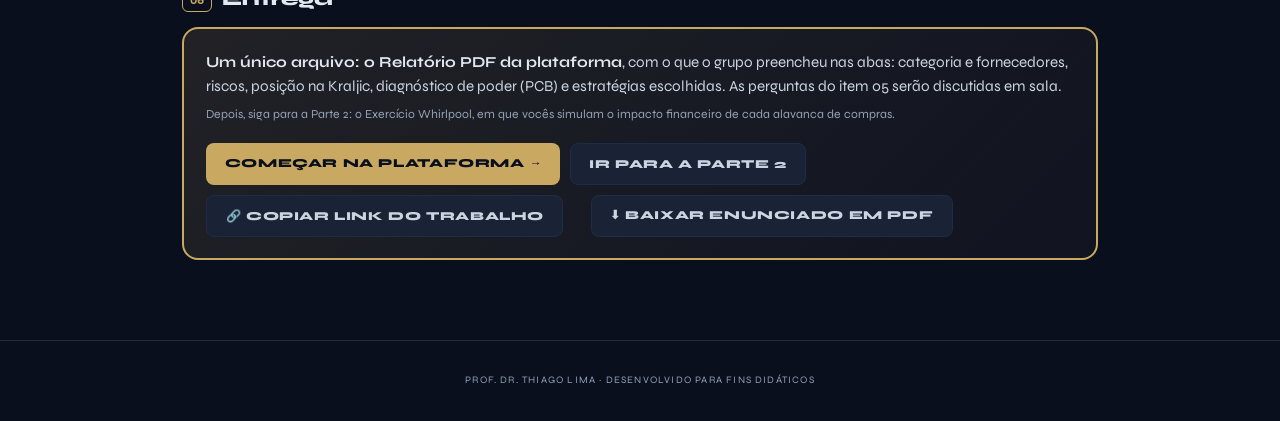
<file: caso-motor-cc.html>
<!DOCTYPE html>
<html lang="pt">
<head>
<meta charset="UTF-8">
<meta name="viewport" content="width=device-width, initial-scale=1.0">
<title>Parte 1 · Caso Whirlpool China: o motor CC | Prof. Dr. Thiago Lima</title>
<link href="fonts.css" rel="stylesheet">
<script src="estado.js"></script>
<script src="tema.js"></script>
<style>
:root{--bg:#0a0f1e;--surface:#111827;--surface2:#1a2236;--surface3:#0f172a;--border:#1e2d45;--text:#e2e8f0;--soft:#cbd5e1;--muted:#94a3b8;--blue:#3b82f6;--blue-l:#60a5fa;--gold:#C9A961;--green:#34d399;}
*{box-sizing:border-box;margin:0;padding:0;}
body{font-family:'Syne',sans-serif;background:var(--bg);color:var(--text);line-height:1.6;}
b,strong{color:var(--text);}
.nav{background:var(--surface);border-bottom:1px solid var(--border);padding:.9rem 2rem;display:flex;justify-content:space-between;align-items:center;gap:1rem;position:sticky;top:0;z-index:200;flex-wrap:wrap;}
.nav-title{font-size:1rem;font-weight:800;color:var(--blue-l);text-transform:uppercase;letter-spacing:-.02em;}
.nav-title .g{color:var(--gold);}
.nav-sub{font-size:.62rem;color:var(--muted);text-transform:uppercase;letter-spacing:.15em;margin-top:.1rem;}
.nav-links{display:flex;gap:.5rem;flex-wrap:wrap;}
.back{font-family:'Space Mono',monospace;font-size:.64rem;color:var(--soft);text-decoration:none;border:1px solid var(--border);background:var(--surface2);padding:.4rem .8rem;border-radius:6px;letter-spacing:.06em;text-transform:uppercase;}
.back:hover{color:var(--blue-l);border-color:var(--blue-l);}
main{max-width:980px;margin:0 auto;padding:1.6rem 2rem 4rem;}
.tagline{font-family:'Space Mono',monospace;font-size:.68rem;color:var(--gold);text-transform:uppercase;letter-spacing:.18em;margin-bottom:.5rem;}
h1{font-size:1.9rem;font-weight:800;line-height:1.15;margin-bottom:.8rem;}
h1 .g{color:var(--gold);}
h2{font-size:1.1rem;font-weight:800;margin:2rem 0 .8rem;display:flex;align-items:center;gap:.6rem;}
h2 .n{font-family:'Space Mono',monospace;color:var(--gold);font-size:.78rem;border:1px solid var(--gold);border-radius:6px;padding:.1rem .45rem;}
p{color:var(--soft);font-size:.95rem;margin-bottom:.7rem;}
.card{background:var(--surface);border:1px solid var(--border);border-radius:16px;padding:1.3rem 1.4rem;margin-bottom:1rem;}
.card.gold{border:2px solid var(--gold);background:linear-gradient(135deg,rgba(201,169,97,.12),rgba(201,169,97,.03));}
.parts{display:grid;grid-template-columns:1fr 1fr;gap:.8rem;margin:1rem 0 .4rem;}
.part{border-radius:12px;padding:.9rem 1rem;border:1px solid var(--border);background:var(--surface);}
.part.on{border:2px solid var(--gold);}
.part .k{font-family:'Space Mono',monospace;font-size:.62rem;color:var(--gold);text-transform:uppercase;letter-spacing:.14em;font-weight:700;}
.part .t{font-weight:800;font-size:.95rem;margin:.15rem 0 .2rem;}
.part .d{font-size:.8rem;color:var(--muted);}
.part a{color:var(--gold);}
table{width:100%;border-collapse:collapse;font-size:.88rem;}
th{font-size:.6rem;text-transform:uppercase;letter-spacing:.1em;color:var(--muted);text-align:left;padding:.45rem .5rem;border-bottom:1px solid var(--border);}
td{padding:.55rem .5rem;border-bottom:1px solid var(--border);color:var(--soft);}
td.v{font-family:'Space Mono',monospace;color:var(--text);font-weight:700;white-space:nowrap;}
.note{font-size:.76rem;color:var(--muted);margin-top:.7rem;margin-bottom:0;}
ol.steps{padding-left:0;list-style:none;counter-reset:st;}
ol.steps li{counter-increment:st;position:relative;padding:.75rem .9rem .75rem 3.2rem;border:1px solid var(--border);border-radius:12px;background:var(--surface);margin-bottom:.55rem;font-size:.92rem;color:var(--soft);}
ol.steps li::before{content:counter(st);position:absolute;left:.9rem;top:.7rem;width:1.7rem;height:1.7rem;border-radius:50%;border:1.5px solid var(--gold);color:var(--gold);font-family:'Space Mono',monospace;font-weight:700;font-size:.8rem;display:flex;align-items:center;justify-content:center;}
ol.steps .tab{color:var(--blue-l);font-weight:700;}
ol.q{padding-left:1.3rem;}
ol.q li{font-size:.95rem;color:var(--text);margin-bottom:.7rem;}
ol.q li span{display:block;font-size:.82rem;color:var(--muted);margin-top:.15rem;}
.cta{display:flex;gap:.6rem;flex-wrap:wrap;margin-top:1.2rem;}
.btn{padding:.65rem 1.15rem;border-radius:8px;border:none;cursor:pointer;font-family:'Syne',sans-serif;font-weight:800;font-size:.76rem;text-transform:uppercase;letter-spacing:.05em;text-decoration:none;display:inline-block;}
.btn-p{background:var(--gold);color:#0a0f1e;}.btn-g{background:var(--surface2);color:var(--soft);border:1px solid var(--border);}
.ans{width:100%;min-height:86px;margin-top:.5rem;background:var(--surface2);border:1px solid var(--border);border-radius:8px;padding:.6rem .7rem;color:var(--text);font-family:'Syne',sans-serif;font-size:.9rem;line-height:1.5;resize:vertical;outline:none;}
.ans:focus{border-color:var(--gold);}
.ans-print{display:none;}
.grp{width:100%;background:var(--surface2);border:1px solid var(--border);border-radius:8px;padding:.55rem .7rem;color:var(--text);font-family:'Syne',sans-serif;font-size:.9rem;outline:none;margin:.25rem 0 1rem;}
.grp:focus{border-color:var(--gold);}
.lbl{font-size:.62rem;font-weight:700;text-transform:uppercase;letter-spacing:.12em;color:var(--muted);}
.saved{font-family:'Space Mono',monospace;font-size:.66rem;color:var(--green);margin-left:.5rem;}
.dl{display:inline-block;margin:-.2rem 0 1rem;font-family:'Space Mono',monospace;font-size:.72rem;font-weight:700;color:#0a0f1e;background:var(--gold);padding:.5rem .9rem;border-radius:8px;text-decoration:none;letter-spacing:.04em;}
.tip{margin-top:.6rem;padding:.65rem .8rem;border-left:3px solid var(--gold);background:rgba(201,169,97,.08);border-radius:0 8px 8px 0;font-size:.86rem;color:var(--soft);}
.skip{border-style:dashed;}
.sk-t{font-size:.7rem;font-weight:800;text-transform:uppercase;letter-spacing:.14em;color:var(--muted);margin-bottom:.7rem;}
.sk-grid{display:grid;grid-template-columns:1fr 1fr;gap:.5rem;}
.sk-grid div{background:var(--surface3);border:1px solid var(--border);border-radius:8px;padding:.5rem .7rem;font-size:.82rem;opacity:.9;}
.sk-grid b{display:block;color:var(--soft);text-decoration:line-through;text-decoration-color:rgba(248,113,113,.7);}
.sk-grid span{font-size:.74rem;color:var(--muted);}
.paths th{font-size:.62rem;color:var(--gold);vertical-align:bottom;}
.paths td{vertical-align:top;font-size:.84rem;}
.paths td:first-child{font-size:.62rem;text-transform:uppercase;letter-spacing:.08em;color:var(--muted);font-weight:700;width:16%;}
@media(max-width:700px){.sk-grid{grid-template-columns:1fr;}.paths td,.paths th{font-size:.76rem;padding:.4rem .3rem;}}
footer{text-align:center;font-size:.62rem;color:var(--muted);padding:2rem 1rem;border-top:1px solid var(--border);text-transform:uppercase;letter-spacing:.12em;}
@media(max-width:700px){td.v{white-space:normal;}td:first-child{width:45%;}.nav{padding:.7rem 1rem;position:static;}main{padding:1rem 1rem 3rem;}h1{font-size:1.45rem;}.parts{grid-template-columns:1fr;}}
@media print{
  :root{--bg:#fff;--surface:#fff;--surface2:#fff;--surface3:#fff;--border:#cbd5e1;--text:#0f172a;--soft:#1e293b;--muted:#475569;--gold:#8a6d1f;--blue-l:#1d4ed8;}
  .nav,.cta,.dl,.parts,.ans,.grp,.lbl,.saved{display:none!important;} main{padding:0;max-width:none;} h1{font-size:1.35rem;margin-bottom:.4rem;}
  h2{margin:.8rem 0 .4rem;font-size:.95rem;break-after:avoid;page-break-after:avoid;}
  p,ol.q li{font-size:.8rem;margin-bottom:.35rem;} .card{padding:.7rem .9rem;margin-bottom:.5rem;}
  .card,ol.steps li{break-inside:auto!important;} tr,.tip,ol.steps li,ol.q li,.sk-grid div{break-inside:avoid;}
  td,th{padding:.3rem .4rem;font-size:.76rem;} ol.steps li{padding:.45rem .7rem .45rem 2.6rem;font-size:.8rem;margin-bottom:.3rem;}
  ol.steps li::before{top:.4rem;left:.6rem;width:1.4rem;height:1.4rem;}
  .tip{background:#f8f5ec;font-size:.76rem;} .sk-grid div{background:#f8fafc;padding:.35rem .5rem;font-size:.74rem;} footer{padding:.8rem;} .card,ol.steps li{break-inside:avoid;}
}
.bookcard{display:flex;gap:1.1rem;align-items:center;background:linear-gradient(135deg,rgba(201,169,97,.12),rgba(201,169,97,.03));border:1px solid rgba(201,169,97,.55);border-radius:14px;padding:1rem 1.2rem;margin-bottom:1rem;text-decoration:none;color:inherit;}
.bookcard img{width:84px;height:auto;border-radius:4px;box-shadow:4px 4px 0 rgba(201,169,97,.35);flex-shrink:0;}
.bookcard .bk-k{font-family:'Space Mono',monospace;font-size:.6rem;color:#C9A961;text-transform:uppercase;letter-spacing:.16em;font-weight:700;}
.bookcard .bk-t{font-weight:800;font-size:1rem;color:#e2e8f0;line-height:1.25;margin:.15rem 0 .2rem;}
.bookcard .bk-s{font-size:.78rem;color:#cbd5e1;line-height:1.45;}
.bookcard .bk-b{display:inline-block;margin-top:.5rem;background:#C9A961;color:#0a0f1e;font-weight:800;font-size:.7rem;text-transform:uppercase;letter-spacing:.05em;padding:.4rem .8rem;border-radius:6px;}
@media print{.bookcard{display:none;}}
#respDoc{display:none;}
@media print{
  body.pr .nav, body.pr main, body.pr footer{display:none!important;}
  body.pr #respDoc{display:block;font-family:'Syne',sans-serif;color:#0f172a;padding:0;}
  #respDoc h1{font-size:1.3rem;margin-bottom:.2rem;color:#0f172a;} #respDoc .rs{font-size:.78rem;color:#475569;padding-bottom:.6rem;border-bottom:2px solid #8a6d1f;margin-bottom:1rem;}
  #respDoc .rq{font-weight:700;font-size:.92rem;margin-top:1rem;break-after:avoid;} #respDoc .ra{white-space:pre-wrap;border:1px solid #cbd5e1;border-left:3px solid #8a6d1f;padding:.5rem .7rem;margin-top:.3rem;font-size:.9rem;line-height:1.5;min-height:2.2rem;}
  #respDoc .rf{margin-top:1.5rem;font-size:.66rem;color:#64748b;text-transform:uppercase;letter-spacing:.1em;}
}
</style>
</head>
<body>

<nav class="nav">
  <div>
    <div class="nav-title">⬡ Atividade · <span class="g">Parte 1</span></div>
    <div class="nav-sub">Prof. Dr. Thiago Lima · Desenvolvido para fins didáticos</div>
  </div>
  <div class="nav-links">
    <a class="back" href="exercicio-whirlpool.html">Parte 2 →</a>
    <a class="back" href="index.html">← Dashboard</a>
  </div>
</nav>

<main>
  <div class="tagline">Gestão estratégica de uma categoria de compras</div>
  <h1>Parte 1 · Caso Whirlpool China: <span class="g">o motor de corrente contínua</span></h1>
  <a class="dl" href="enunciado-parte1-motor-cc.pdf" download>⬇ Baixar este enunciado em PDF</a>

  <div class="parts">
    <div class="part on"><div class="k">Parte 1 · você está aqui</div><div class="t">Análise do caso</div><div class="d">Classificar o motor CC, avaliar o poder de negociação e escolher a estratégia.</div></div>
    <div class="part"><div class="k">Parte 2</div><div class="t"><a href="exercicio-whirlpool.html">🎓 Exercício Whirlpool</a></div><div class="d">Simular cinco negociações e ver o impacto de cada alavanca no resultado.</div></div>
  </div>

  <a class="bookcard" href="https://atenaeditora.com.br/index.php/catalogo/ebook/contratacao-e-gestao-de-fornecedores-estrategicos-teoria-modelos-e-praticas-para-a-gestao-de-compras-e-suprimentos" target="_blank" rel="noopener">
  <img src="img/capa-contratacao-fornecedores.jpg" alt="Capa do livro Contratação e Gestão de Fornecedores Estratégicos, de Thiago Lima">
  <div><div class="bk-k">Leitura de apoio</div><div class="bk-t">Contratação e Gestão de Fornecedores Estratégicos</div>
  <div class="bk-s">Kraljic, poder de negociação (Purchasing Chessboard), riscos e seleção de fornecedores: a base teórica para responder às perguntas desta parte.</div><span class="bk-b">Baixar o e-book · Atena Editora</span></div>
</a>

  <h2><span class="n">01</span>A situação</h2>
  <div class="card">
    <p>Leia o caso <b>"Gestão Estratégica de Suprimento na Whirlpool China: Encontrando o Fornecedor Ideal"</b> (Ivey/CEIBS), distribuído pelo professor.</p>
    <p>Em resumo: a Whirlpool China vai lançar uma geladeira de alta eficiência energética em seis meses. Para isso, precisa trocar o motor de corrente alternada (CA) por um motor de corrente contínua (CC), uma tecnologia nova para ela. Gianluca Castelletti, chefe de compras internacionais para a Ásia, precisa encontrar o fornecedor certo a tempo, dentro das exigências de qualidade e das condições de pagamento da empresa.</p>
    <p style="margin-bottom:0;">A categoria que o grupo vai analisar é o <b>motor CC</b>.</p>
  </div>

  <h2><span class="n">02</span>Dados para usar na análise</h2>
  <div class="card">
    <table>
      <thead><tr><th>Dado</th><th>Valor</th></tr></thead>
      <tbody>
        <tr><td>Preço do motor CC</td><td class="v">US$ 8 por unidade</td></tr>
        <tr><td>Preço do motor CA atual</td><td class="v">US$ 3 por unidade</td></tr>
        <tr><td>Volume do novo modelo</td><td class="v">800 mil geladeiras por ano (1 motor cada)</td></tr>
        <tr><td><b>Spend anual com motor CC</b></td><td class="v">US$ 6,4 milhões</td></tr>
        <tr><td>Custo a mais em relação ao motor CA</td><td class="v">US$ 4 milhões por ano</td></tr>
        <tr><td>Peso nas compras da Whirlpool na China (US$ 1 bilhão)</td><td class="v">0,64%</td></tr>
        <tr><td>Peso no gasto direto global (US$ 8 bilhões)</td><td class="v">0,08%</td></tr>
      </tbody>
    </table>
    <p class="note">Preço, volume e spend são <b>estimativas do professor</b>, criadas para a atividade; não fazem parte do caso. As compras na China e o gasto direto global vêm do caso.</p>
  </div>

  <h2><span class="n">03</span>Passo a passo na plataforma</h2>
  <ol class="steps">
    <li>Na aba <span class="tab">📦 Categorias</span>, cadastre a categoria "Motor CC" e o spend anual. Digite o spend em dólares (6.400.000): o rótulo "R$" da plataforma não altera a análise. Em fornecedores, cadastre os dois caminhos do item 04: <b>"Fornecedor atual (motor CA)"</b> e <b>"Novo fornecedor de motor CC"</b>.
      <div class="tip"><b>Como definir o valor para o negócio (eixo Y, de 0 a 100).</b> Não olhe só o peso no gasto (0,64%). Considere também o <b>impacto pontual no negócio</b>: o que acontece se o motor faltar ou atrasar? Sem motor CC não há geladeira nova, e o caso diz que atraso no lançamento significa grande perda de vendas para a concorrência. Um item barato pode ter valor alto. Anote por que o grupo escolheu o número.</div></li>
    <li>Na aba <span class="tab">⚠️ Avaliação de Riscos</span>, registre <b>pelo menos três ameaças tiradas do caso</b>, com probabilidade e impacto. Elas definem o eixo de risco da Kraljic.</li>
    <li>Na aba <span class="tab">📍 Matriz Kraljic</span>, confira em que quadrante a categoria ficou.</li>
    <li>Na aba <span class="tab">🎯 Diagnóstico PCB</span>, posicione o poder da Whirlpool (demanda) e o poder dos fornecedores (oferta). Façam o diagnóstico <b>para cada um dos dois fornecedores</b>: o equilíbrio de poder muda conforme o caminho escolhido.</li>
    <li>Na aba <span class="tab">🗂 Estratégias</span>, selecione as alavancas que o grupo adotaria.</li>
    <li>Na aba <span class="tab">📄 Relatório PDF</span>, escreva os nomes dos integrantes no campo "Grupo · integrantes", clique em Gerar Relatório e depois em Imprimir / salvar PDF.</li>
  </ol>

  <div class="card skip">
    <div class="sk-t">Abas que você <u>não</u> vai usar nesta parte</div>
    <p class="note" style="margin:-.3rem 0 .7rem;">Elas ficam recolhidas em "＋ Mais ferramentas". As seis abas da análise aparecem numeradas, e a plataforma mostra qual é o próximo passo.</p>
    <div class="sk-grid">
      <div><b>✅ Checklist Contrato</b><span>contrato vem depois da escolha do fornecedor</span></div>
      <div><b>🤝 Gestão do Relacionamento</b><span>só existe com fornecedor já contratado</span></div>
      <div><b>💰 Impacto Financeiro</b><span>fica para a Parte 2</span></div>
      <div><b>Canvas · Inteligência de Mercado · Laboratório</b><span>ferramentas de outras atividades</span></div>
    </div>
    <p class="note">O <b>📖 Guia Estratégico</b> não precisa ser preenchido, mas vale consultar: ele resume a estratégia, o tipo de contrato e os riscos de cada quadrante da Kraljic.</p>
  </div>

  <h2><span class="n">04</span>Os caminhos de fornecimento</h2>
  <div class="card">
    <p>Castelletti tem dois caminhos principais. Nenhum é a resposta certa: cada um troca um risco por outro. Use os fatos do caso para comparar.</p>
    <table class="paths">
      <thead><tr><th></th><th>A · Desenvolver o fornecedor atual (motor CA)</th><th>B · Buscar um novo fornecedor de motor CC</th></tr></thead>
      <tbody>
        <tr><td>Ponto a favor</td><td>Já conhece a Whirlpool e já passou no sistema de qualidade. A Whirlpool tem equipes e orçamento para desenvolver fornecedores.</td><td>Já domina a tecnologia CC.</td></tr>
        <tr><td>Ponto contra</td><td>Não domina motor CC. Aprender a tecnologia pode não caber em seis meses.</td><td>Precisa passar na auditoria (mínimo de 60 pontos; bons fornecedores locais ficam perto de 50), nos testes de amostra e aceitar as condições de pagamento.</td></tr>
        <tr><td>Pergunta-chave</td><td>Dá tempo?</td><td>Ele passa na qualificação a tempo, e aceita as condições da Whirlpool?</td></tr>
      </tbody>
    </table>
    <p class="note">O grupo pode escolher um dos caminhos ou combinar os dois, desde que justifique.</p>
  </div>

  <h2><span class="n">05</span>Perguntas que vamos discutir em sala</h2>
  <div class="card">
    <p>Não é preciso escrever as respostas. Preparem-se para defendê-las em sala, com base no que o grupo preencheu na plataforma.</p>
    <ol class="q">
      <li>Em que quadrante da Kraljic o motor CC ficou, e por quê?<span>O motor pesa menos de 1% do gasto. Como o grupo pesou o spend pequeno contra o impacto do motor no lançamento?</span></li>
      <li>Quem tem mais poder nessa negociação, a Whirlpool ou os fornecedores?<span>Compare o PCB do fornecedor atual com o do novo fornecedor. Use fatos do caso.</span></li>
      <li>Qual caminho Castelletti deve seguir: A, B ou uma combinação dos dois?<span>Justifique considerando o prazo de seis meses, a qualidade exigida e o risco de atrasar o lançamento.</span></li>
      <li>A Whirlpool exige que o prazo de pagamento só comece a contar quando as peças saem do estoque em consignação. Nessa categoria, vale manter essa exigência?<span>Pense no que a Whirlpool ganha com isso e no que pode perder.</span></li>
    </ol>
  </div>

  <h2><span class="n">06</span>Entrega</h2>
  <div class="card gold">
    <p style="margin-bottom:.4rem;"><b>Um único arquivo: o Relatório PDF da plataforma</b>, com o que o grupo preencheu nas abas: categoria e fornecedores, riscos, posição na Kraljic, diagnóstico de poder (PCB) e estratégias escolhidas. As perguntas do item 05 serão discutidas em sala.</p>
    <p class="note" style="margin-top:0;">Depois, siga para a Parte 2: o Exercício Whirlpool, em que vocês simulam o impacto financeiro de cada alavanca de compras.</p>
    <div class="cta">
      <a class="btn btn-p" href="index.html">Começar na plataforma →</a>
      <a class="btn btn-g" href="exercicio-whirlpool.html">Ir para a Parte 2</a>
      <button class="btn btn-g" onclick="copiar()">🔗 Copiar link do trabalho</button><span class="saved" id="saved"></span>
      <a class="btn btn-g" href="enunciado-parte1-motor-cc.pdf" download>⬇ Baixar enunciado em PDF</a>
    </div>
  </div>
</main>

<footer>Prof. Dr. Thiago Lima · Desenvolvido para fins didáticos</footer>
<script>
window.copiar=async function(){const m=await Estado.compartilhar();if(m)document.getElementById('saved').textContent=m;};
</script>
</body>
</html>
</file>
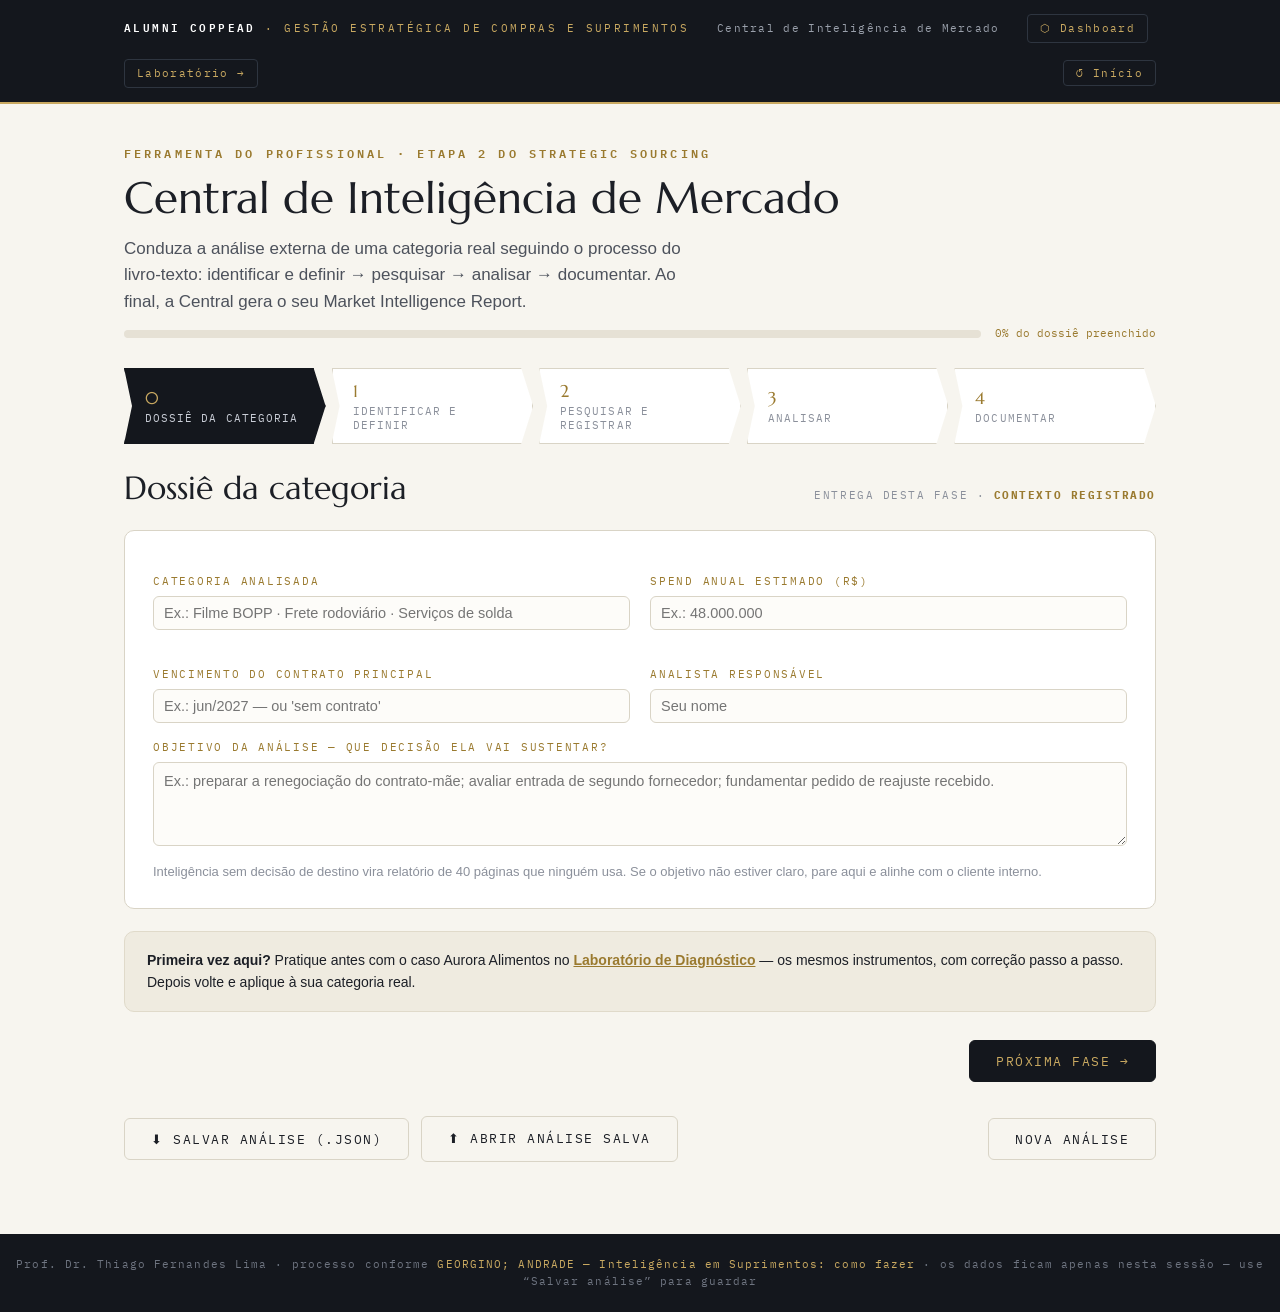
<file: central-inteligencia.html>
<!DOCTYPE html>
<html lang="pt-BR">
<head>
<meta charset="UTF-8">
<meta name="viewport" content="width=device-width, initial-scale=1.0">
<title>Central de Inteligência de Mercado — Gestão Estratégica de Compras e Suprimentos</title>
<link rel="preconnect" href="https://fonts.googleapis.com">
<link href="https://fonts.googleapis.com/css2?family=Marcellus&family=IBM+Plex+Mono:wght@400;600&display=swap" rel="stylesheet">
<style>
/* =====================================================
   Laboratório de Diagnóstico · Encontro 2
   Sistema visual do curso: ivory / grafite / champanhe
   ===================================================== */
:root {
  --ivory: #F7F5EF;
  --card: #FFFFFF;
  --border: #D9D4C6;
  --hairline: #E6E1D5;
  --dark: #14171D;
  --dark-card: #1B212B;
  --dark-border: #2E3540;
  --ink: #1C1F26;
  --body: #4D525C;
  --muted: #8B909B;
  --gold: #9A7A2F;
  --gold-d: #C9A961;
  --ok: #3E6B4F;
  --ok-bg: #EDF3EE;
  --warn: #8A4B2E;
  --warn-bg: #F6EDE6;
  --serif: "Marcellus", Georgia, "Times New Roman", serif;
  --sans: -apple-system, BlinkMacSystemFont, "Segoe UI", Roboto, Helvetica, Arial, sans-serif;
  --mono: "IBM Plex Mono", "Courier New", monospace;
}
* { box-sizing: border-box; margin: 0; padding: 0; }
html { scroll-behavior: smooth; }
body {
  background: var(--ivory);
  color: var(--ink);
  font-family: var(--sans);
  font-size: 16px;
  line-height: 1.55;
  -webkit-font-smoothing: antialiased;
}
a { color: var(--gold); }

/* ---------- moldura ---------- */
.topbar {
  background: var(--dark);
  color: #E8E3D6;
  border-bottom: 2px solid var(--gold-d);
}
.topbar-inner {
  max-width: 1080px; margin: 0 auto; padding: 14px 24px;
  display: flex; align-items: baseline; justify-content: space-between; gap: 16px; flex-wrap: wrap;
}
.topbar .brand { font-family: var(--mono); font-size: 11px; letter-spacing: .22em; color: var(--gold-d); text-transform: uppercase; }
.topbar .brand b { color: #fff; font-weight: 600; }
.topbar .session { font-family: var(--mono); font-size: 11px; letter-spacing: .12em; color: #9AA0AB; }
.topbar .home-link { font-family: var(--mono); font-size: 11px; letter-spacing: .12em; color: var(--gold-d); text-decoration: none; cursor: pointer; background: none; border: 1px solid var(--dark-border); padding: 5px 12px; border-radius: 4px; }
.topbar .home-link:hover { border-color: var(--gold-d); }

.wrap { max-width: 1080px; margin: 0 auto; padding: 40px 24px 72px; }

footer {
  background: var(--dark); color: #6E7480;
  font-family: var(--mono); font-size: 11px; letter-spacing: .1em;
  text-align: center; padding: 22px 16px;
}
footer span { color: var(--gold-d); }

/* ---------- tipografia ---------- */
.eyebrow {
  font-family: var(--mono); font-size: 12px; font-weight: 600;
  letter-spacing: .26em; text-transform: uppercase; color: var(--gold);
  margin-bottom: 10px;
}
h1 { font-family: var(--serif); font-weight: 400; font-size: clamp(30px, 4.5vw, 44px); line-height: 1.12; color: var(--ink); }
h2 { font-family: var(--serif); font-weight: 400; font-size: clamp(24px, 3.2vw, 32px); line-height: 1.18; }
h3 { font-family: var(--serif); font-weight: 400; font-size: 20px; }
.lead { color: var(--body); font-size: 17px; max-width: 62ch; margin-top: 14px; }
.small { font-size: 13px; color: var(--muted); }
.gold { color: var(--gold); }

/* ---------- cards ---------- */
.card {
  background: var(--card); border: 1px solid var(--border); border-radius: 10px;
  padding: 26px 28px; margin-top: 22px;
}
.card.dark {
  background: var(--dark); border-color: var(--dark); color: #C9CDD6;
}
.card.dark h3, .card.dark h2 { color: #fff; }
.card.dark .eyebrow { color: var(--gold-d); }
.card.tinted { background: #EFEBE0; border-color: #E0DACA; }

/* ---------- home: mesas ---------- */
.mesa-grid { display: grid; grid-template-columns: repeat(auto-fit, minmax(280px, 1fr)); gap: 20px; margin-top: 30px; }
.mesa {
  background: var(--card); border: 1px solid var(--border); border-radius: 12px;
  padding: 30px 28px 26px; cursor: pointer; position: relative;
  transition: transform .18s ease, box-shadow .18s ease, border-color .18s ease;
  display: flex; flex-direction: column; gap: 12px; text-align: left; font-family: inherit;
}
.mesa:hover, .mesa:focus-visible { transform: translateY(-3px); box-shadow: 0 12px 28px rgba(20,23,29,.10); border-color: var(--gold); outline: none; }
.mesa .num { font-family: var(--serif); font-size: 42px; color: var(--gold); line-height: 1; }
.mesa .metaetapa { font-family: var(--mono); font-size: 11px; letter-spacing: .2em; text-transform: uppercase; color: var(--muted); }
.mesa h3 { font-size: 22px; }
.mesa p { color: var(--body); font-size: 14.5px; flex: 1; }
.mesa .cta { font-family: var(--mono); font-size: 12px; letter-spacing: .14em; color: var(--gold); text-transform: uppercase; }
.mesa .selo {
  position: absolute; top: 22px; right: 24px;
  font-family: var(--mono); font-size: 10px; letter-spacing: .18em;
  color: var(--gold-d); background: var(--dark); border-radius: 999px; padding: 5px 12px;
}

/* ---------- wizard ---------- */
.trilha {
  display: flex; gap: 6px; margin: 26px 0 8px; flex-wrap: wrap;
}
.trilha .passo {
  flex: 1 1 120px; min-width: 110px;
  background: var(--card); border: 1px solid var(--border);
  clip-path: polygon(0 0, calc(100% - 12px) 0, 100% 50%, calc(100% - 12px) 100%, 0 100%, 8px 50%);
  padding: 9px 16px 9px 20px;
  font-family: var(--mono); font-size: 10.5px; letter-spacing: .1em; text-transform: uppercase;
  color: var(--muted); white-space: nowrap; overflow: hidden; text-overflow: ellipsis;
}
.trilha .passo.done { background: #EFEBE0; color: var(--gold); border-color: #E0DACA; }
.trilha .passo.now { background: var(--dark); color: var(--gold-d); border-color: var(--dark); }

.step-head { margin-top: 26px; }
.step-head .missao {
  border-left: 3px solid var(--gold); background: #EFEBE0;
  padding: 14px 20px; border-radius: 0 8px 8px 0; margin-top: 16px;
  color: var(--ink); font-size: 15.5px;
}
.step-head .missao b { color: var(--gold); font-family: var(--mono); font-size: 11px; letter-spacing: .2em; display: block; margin-bottom: 4px; }

/* ---------- tabelas ---------- */
table.data { width: 100%; border-collapse: collapse; margin-top: 16px; font-size: 14.5px; }
table.data th {
  font-family: var(--mono); font-size: 10.5px; letter-spacing: .14em; text-transform: uppercase;
  color: var(--gold); text-align: left; padding: 10px 12px; border-bottom: 2px solid var(--border);
}
table.data td { padding: 10px 12px; border-bottom: 1px solid var(--hairline); color: var(--ink); vertical-align: middle; }
table.data td.num, table.data th.num { text-align: right; font-variant-numeric: tabular-nums; }
table.data tr.total td { font-weight: 700; border-top: 2px solid var(--border); border-bottom: none; }
table.data td .sub { display: block; font-size: 12px; color: var(--muted); }

/* ---------- inputs ---------- */
select, input[type="number"], input[type="text"], textarea {
  font-family: var(--sans); font-size: 14.5px; color: var(--ink);
  background: #FDFCF9; border: 1px solid var(--border); border-radius: 6px;
  padding: 8px 10px; width: 100%;
}
select:focus, input:focus, textarea:focus { outline: 2px solid var(--gold); outline-offset: 1px; border-color: var(--gold); }
select.abc { width: 84px; text-align: center; font-weight: 700; }
input.mini { width: 110px; text-align: right; }
textarea { min-height: 84px; resize: vertical; line-height: 1.5; }
.campo { margin-top: 16px; }
.campo label { display: block; font-family: var(--mono); font-size: 11px; letter-spacing: .16em; text-transform: uppercase; color: var(--gold); margin-bottom: 6px; }

/* estados de validação */
.hit { background: var(--ok-bg) !important; border-color: var(--ok) !important; }
.miss { background: var(--warn-bg) !important; border-color: var(--warn) !important; }

/* ---------- botões ---------- */
.btn {
  display: inline-block; cursor: pointer; border-radius: 6px;
  font-family: var(--mono); font-size: 12.5px; letter-spacing: .12em; text-transform: uppercase;
  padding: 12px 26px; border: 1px solid var(--dark); background: var(--dark); color: var(--gold-d);
  transition: transform .12s ease, opacity .12s ease;
}
.btn:hover { transform: translateY(-1px); }
.btn:disabled { opacity: .4; cursor: not-allowed; transform: none; }
.btn.ghost { background: transparent; color: var(--ink); border-color: var(--border); }
.btn.ghost:hover { border-color: var(--gold); color: var(--gold); }
.btn.gold { background: var(--gold); border-color: var(--gold); color: #fff; }
.btn-row { display: flex; gap: 12px; margin-top: 28px; flex-wrap: wrap; align-items: center; }
.btn-row .spacer { flex: 1; }

/* ---------- feedback ---------- */
.feedback { margin-top: 18px; border-radius: 8px; padding: 16px 20px; font-size: 14.5px; display: none; }
.feedback.show { display: block; }
.feedback.ok { background: var(--ok-bg); border: 1px solid #C6D8CB; color: #2E5140; }
.feedback.warn { background: var(--warn-bg); border: 1px solid #E4CDBB; color: #6E3D26; }
.feedback > b { display: block; font-family: var(--mono); font-size: 11px; letter-spacing: .18em; text-transform: uppercase; margin-bottom: 6px; }
.feedback ul { margin: 8px 0 0 18px; }
.feedback li { margin-top: 4px; }

/* ---------- classificação em pills ---------- */
.pill-group { display: flex; gap: 6px; flex-wrap: wrap; }
.pill {
  font-family: var(--mono); font-size: 11px; letter-spacing: .08em;
  border: 1px solid var(--border); border-radius: 999px; padding: 6px 14px;
  cursor: pointer; background: #FDFCF9; color: var(--body); transition: all .12s ease;
}
.pill.on { background: var(--dark); color: var(--gold-d); border-color: var(--dark); }
.item-row {
  display: flex; align-items: center; justify-content: space-between; gap: 16px;
  padding: 12px 4px; border-bottom: 1px solid var(--hairline); flex-wrap: wrap;
}
.item-row .item-label { font-size: 14.5px; flex: 1 1 260px; }
.item-row .item-label .sub { display: block; font-size: 12px; color: var(--muted); }

/* ---------- barras (gráficos CSS) ---------- */
.chart { margin-top: 20px; }
.bar-line { display: grid; grid-template-columns: 150px 1fr 74px; gap: 12px; align-items: center; margin-top: 10px; }
.bar-line .b-label { font-size: 13.5px; color: var(--ink); }
.bar-line .b-track { background: var(--hairline); border-radius: 4px; height: 22px; overflow: hidden; }
.bar-line .b-fill { height: 100%; background: #BCB49B; border-radius: 4px; transition: width .5s ease; }
.bar-line.hot .b-fill { background: var(--dark); }
.bar-line .b-val { font-variant-numeric: tabular-nums; font-size: 13.5px; text-align: right; color: var(--body); }

/* barras empilhadas TCO */
.stack-wrap { display: flex; gap: 40px; align-items: flex-end; justify-content: center; margin: 26px 0 6px; }
.stack { width: 150px; display: flex; flex-direction: column-reverse; border-radius: 6px 6px 0 0; overflow: hidden; }
.seg { width: 100%; display: flex; align-items: center; justify-content: center; font-size: 11.5px; color: #fff; font-variant-numeric: tabular-nums; transition: height .4s ease; min-height: 0; }
.seg.aq { background: var(--gold); }
.seg.ut { background: #6E6046; }
.seg.fv { background: #4A5568; }
.seg.rs { background: var(--dark); }
.stack-label { text-align: center; font-family: var(--mono); font-size: 11px; letter-spacing: .12em; margin-top: 8px; color: var(--ink); text-transform: uppercase; }
.stack-total { text-align: center; font-family: var(--serif); font-size: 22px; color: var(--ink); }
.legend { display: flex; gap: 18px; justify-content: center; flex-wrap: wrap; margin-top: 14px; font-size: 12.5px; color: var(--body); }
.legend i { display: inline-block; width: 12px; height: 12px; border-radius: 3px; margin-right: 6px; vertical-align: -1px; }

/* slider */
.slider-row { display: flex; align-items: center; gap: 16px; margin-top: 12px; flex-wrap: wrap; }
.slider-row input[type="range"] { flex: 1 1 200px; accent-color: var(--gold); }
.slider-row .sl-val { font-family: var(--mono); font-size: 13px; color: var(--gold); min-width: 68px; text-align: right; }

/* forças */
.forca { margin-top: 22px; padding-bottom: 18px; border-bottom: 1px solid var(--hairline); }
.forca h4 { font-family: var(--serif); font-weight: 400; font-size: 17px; }
.forca .dica { font-size: 13.5px; color: var(--muted); margin-top: 4px; }
.forca .escala { display: flex; justify-content: space-between; font-family: var(--mono); font-size: 10px; color: var(--muted); margin-top: 2px; }

/* HHI display */
.hhi-out {
  font-family: var(--serif); font-size: 46px; color: var(--ink); text-align: center; margin-top: 18px;
}
.hhi-out small { display: block; font-family: var(--mono); font-size: 11px; letter-spacing: .2em; color: var(--gold); text-transform: uppercase; }
.hhi-scale { display: flex; margin-top: 18px; border-radius: 6px; overflow: hidden; font-family: var(--mono); font-size: 10.5px; text-align: center; color: #fff; }
.hhi-scale div { padding: 8px 4px; }
.hhi-scale .s1 { flex: 1500; background: #BCB49B; }
.hhi-scale .s2 { flex: 1000; background: var(--gold); }
.hhi-scale .s3 { flex: 1500; background: var(--dark); color: var(--gold-d); }
.hhi-marker { font-family: var(--mono); font-size: 11px; color: var(--gold); margin-top: 6px; }

/* ---------- relatório ---------- */
.report { margin-top: 26px; }
.report .rep-block { border-left: 3px solid var(--gold); padding: 4px 0 4px 20px; margin-top: 24px; }
.report .rep-block h4 { font-family: var(--mono); font-size: 11px; letter-spacing: .2em; text-transform: uppercase; color: var(--gold); margin-bottom: 6px; }
.report .rep-block p, .report .rep-block li { font-size: 15px; color: var(--ink); }
.report .rep-block ul { margin: 6px 0 0 18px; }
.report .vazio { color: var(--muted); font-style: italic; }

/* ---------- impressão ---------- */
@media print {
  body { background: #fff; }
  .topbar, footer, .trilha, .btn-row, .no-print { display: none !important; }
  .wrap { padding: 0; max-width: none; }
  .card { border: none; padding: 0; }
  .report .rep-block { break-inside: avoid; }
}

@media (max-width: 640px) {
  .bar-line { grid-template-columns: 110px 1fr 64px; }
  .stack-wrap { gap: 20px; }
  .stack { width: 110px; }
}
@media (prefers-reduced-motion: reduce) {
  * { transition: none !important; }
}

/* ========== extensões da Central de Inteligência ========== */

/* abas de fase */
.fases { display: flex; gap: 6px; margin: 26px 0 4px; flex-wrap: wrap; }
.fase-tab {
  flex: 1 1 150px; min-width: 140px; cursor: pointer; border: 1px solid var(--border);
  background: var(--card); font-family: var(--mono); font-size: 10.5px; letter-spacing: .1em;
  text-transform: uppercase; color: var(--muted); padding: 11px 14px 11px 20px; text-align: left;
  clip-path: polygon(0 0, calc(100% - 12px) 0, 100% 50%, calc(100% - 12px) 100%, 0 100%, 8px 50%);
}
.fase-tab .f-num { display: block; font-family: var(--serif); font-size: 17px; letter-spacing: 0; color: var(--gold); margin-bottom: 2px; }
.fase-tab.now { background: var(--dark); color: #C9CDD6; border-color: var(--dark); }
.fase-tab.now .f-num { color: var(--gold-d); }
.fase-tab:hover { border-color: var(--gold); }

/* medidor de completude */
.meter-wrap { display: flex; align-items: center; gap: 14px; margin-top: 10px; }
.meter { flex: 1; height: 8px; background: var(--hairline); border-radius: 99px; overflow: hidden; }
.meter i { display: block; height: 100%; background: var(--gold); border-radius: 99px; transition: width .4s ease; }
.meter-wrap span { font-family: var(--mono); font-size: 11px; color: var(--gold); min-width: 150px; text-align: right; }

/* linhas dinâmicas */
.dyn-table { width: 100%; border-collapse: collapse; margin-top: 14px; }
.dyn-table th { font-family: var(--mono); font-size: 10px; letter-spacing: .12em; text-transform: uppercase; color: var(--gold); text-align: left; padding: 8px 8px; border-bottom: 2px solid var(--border); }
.dyn-table td { padding: 7px 8px 7px 0; border-bottom: 1px solid var(--hairline); vertical-align: middle; }
.dyn-table td:first-child { padding-left: 8px; }
.dyn-table input, .dyn-table select { padding: 7px 9px; font-size: 13.5px; }
.dyn-table .num-in { width: 92px; text-align: right; }
.dyn-table .del {
  border: none; background: none; color: var(--muted); cursor: pointer; font-size: 16px; padding: 4px 8px; border-radius: 4px;
}
.dyn-table .del:hover { color: var(--warn); background: var(--warn-bg); }
.add-row {
  margin-top: 12px; cursor: pointer; background: none; border: 1px dashed var(--border); border-radius: 6px;
  font-family: var(--mono); font-size: 11.5px; letter-spacing: .1em; text-transform: uppercase;
  color: var(--gold); padding: 9px 18px;
}
.add-row:hover { border-color: var(--gold); background: #EFEBE0; }

/* medidor de poder (cinco forças) */
.gauge { margin-top: 20px; }
.gauge-track { height: 16px; border-radius: 99px; background: linear-gradient(90deg, #BCB49B, var(--gold) 50%, var(--dark)); position: relative; }
.gauge-pin { position: absolute; top: -7px; width: 4px; height: 30px; background: var(--ink); border-radius: 2px; transition: left .4s ease; }
.gauge-ends { display: flex; justify-content: space-between; font-family: var(--mono); font-size: 10px; color: var(--muted); margin-top: 8px; text-transform: uppercase; letter-spacing: .08em; }

/* gerador de prompt */
.prompt-bloco { margin-top: 16px; position: relative; }
.prompt-bloco .pb-tag {
  font-family: var(--mono); font-size: 11px; font-weight: 600; letter-spacing: .16em; text-transform: uppercase;
  color: var(--gold); margin-bottom: 6px;
}
.prompt-bloco .pb-tag span { color: var(--muted); font-weight: 400; letter-spacing: .08em; }
.prompt-bloco .mini-btn {
  position: absolute; top: 0; right: 0; cursor: pointer; background: none; border: 1px solid var(--border);
  border-radius: 999px; padding: 3px 12px; font-family: var(--mono); font-size: 10px; letter-spacing: .1em;
  text-transform: uppercase; color: var(--gold);
}
.prompt-bloco .mini-btn:hover { border-color: var(--gold); background: #EFEBE0; }
.prompt-bloco.auto .pb-auto {
  background: #EFEBE0; border: 1px solid #E0DACA; border-left: 3px solid var(--gold); border-radius: 0 8px 8px 0;
  padding: 12px 16px; font-size: 13.5px; color: var(--ink); white-space: pre-wrap; line-height: 1.55;
}
.prompt-out {
  background: var(--dark); color: #D8DCE3; font-family: var(--mono); font-size: 12.5px;
  padding: 16px 20px; border-radius: 8px; white-space: pre-wrap; line-height: 1.6; max-height: 340px; overflow: auto;
}
.copy-hint { font-family: var(--mono); font-size: 10.5px; color: var(--muted); letter-spacing: .1em; margin-top: 6px; }

/* fonte log */
.badge { display: inline-block; font-family: var(--mono); font-size: 10px; letter-spacing: .12em; text-transform: uppercase;
  padding: 4px 10px; border-radius: 999px; background: #EFEBE0; color: var(--gold); border: 1px solid #E0DACA; }

/* grade de duas colunas em telas largas */
.duo { display: grid; grid-template-columns: 1fr 1fr; gap: 20px; }
@media (max-width: 860px) { .duo { grid-template-columns: 1fr; } }

/* resultado da cesta */
.resultado-linha { display: flex; justify-content: space-between; align-items: baseline; padding: 10px 0; border-bottom: 1px solid var(--hairline); }
.resultado-linha .rl-label { font-size: 14.5px; color: var(--body); }
.resultado-linha .rl-val { font-family: var(--serif); font-size: 22px; color: var(--ink); font-variant-numeric: tabular-nums; }
.resultado-linha.destaque .rl-val { color: var(--gold); font-size: 26px; }

/* pestal grid */
.pestal-grid { display: grid; grid-template-columns: repeat(auto-fit, minmax(300px, 1fr)); gap: 16px; margin-top: 16px; }
.pestal-item .pl-head { display: flex; align-items: center; gap: 10px; margin-bottom: 8px; }
.pestal-item .pl-letra { width: 34px; height: 34px; border-radius: 50%; background: var(--dark); color: var(--gold-d);
  font-family: var(--serif); font-size: 16px; display: flex; align-items: center; justify-content: center; flex: none; }
.pestal-item .pl-nome { font-family: var(--serif); font-size: 16px; }
.pestal-item textarea { min-height: 64px; font-size: 13.5px; }

/* topo de fase */
.fase-head { display: flex; justify-content: space-between; align-items: baseline; gap: 16px; flex-wrap: wrap; margin-top: 26px; }
.fase-head .entrega { font-family: var(--mono); font-size: 11px; letter-spacing: .14em; text-transform: uppercase; color: var(--muted); }
.fase-head .entrega b { color: var(--gold); }

</style>
</head>
<body>
<div class="topbar">
  <div class="topbar-inner">
    <div class="brand"><b>Alumni COPPEAD</b> · Gestão Estratégica de Compras e Suprimentos</div>
    <div class="session">Central de Inteligência de Mercado</div>
    <a class="home-link" href="index.html" style="margin-right:8px">⬡ Dashboard</a><a class="home-link" href="laboratorio-encontro2.html" style="margin-right:8px">Laboratório →</a><button class="home-link" onclick="irPara('dossie')">↺ Início</button>
  </div>
</div>
<main class="wrap" id="app"></main>
<footer>Prof. Dr. Thiago Fernandes Lima · processo conforme <span>GEORGINO; ANDRADE — Inteligência em Suprimentos: como fazer</span> · os dados ficam apenas nesta sessão — use “Salvar análise” para guardar</footer>
<script>
"use strict";
/* =====================================================================
   Central de Inteligência de Mercado — módulo do curso
   Processo conforme GEORGINO; ANDRADE — Inteligência em Suprimentos:
   Identificar e Definir → Pesquisar → Analisar → Documentar
   ===================================================================== */

const $ = (s, r) => (r || document).querySelector(s);
const $$ = (s, r) => Array.from((r || document).querySelectorAll(s));
const esc = t => String(t == null ? "" : t).replace(/[&<>"]/g, c => ({ "&": "&amp;", "<": "&lt;", ">": "&gt;", '"': "&quot;" }[c]));
const num = v => { const n = parseFloat(String(v).replace(",", ".")); return isNaN(n) ? 0 : n; };

/* ---------------- estado (em memória; exportável em JSON) ---------------- */
let D = novoDossie();
function novoDossie() {
  return {
    versao: 1,
    dossie: { categoria: "", spend: "", vencimento: "", analista: "", objetivo: "" },
    kits: [
      { t: "", rel: "ntk" }
    ],
    prompt: { persona: "", contexto: "", formato: "", restricoes: "" },
    fontes: [],
    rfi: [],
    hhi: [{ n: "", s: "" }, { n: "", s: "" }, { n: "", s: "" }],
    forcas: { f1: 3, f2: 3, f3: 3, f4: 3, f5: 3, nota: "" },
    pestal: { P: "", E: "", S: "", T: "", A: "", L: "" },
    cbd: [{ el: "", peso: "", ind: "", var: "" }],
    indiceUnico: { nome: "", var: "" },
    doc: { achados: "", oportunidades: "", ameacas: "", recomendacao: "", proximos: "" }
  };
}

const RFI_BANK = [
  "Capacidade produtiva instalada e capacidade disponível (ociosidade)",
  "Sazonalidade de produção e lote mínimo",
  "Principais clientes e representatividade de cada um no faturamento",
  "Certificações e homologações vigentes",
  "Tecnologias utilizadas e investimentos previstos",
  "Aquisições, joint ventures e M&A recentes ou em curso",
  "Abertura de custos (cost breakdown) ou fórmula paramétrica de reajuste",
  "Faturamento, número de funcionários e unidades de negócio",
  "Concorrentes que a própria empresa reconhece",
  "SLA médio dos contratos atuais e tempo médio de mobilização",
  "Pendências fiscais e trabalhistas",
  "Política de estoque e prazo de entrega padrão"
];

const FORCAS_DEF = [
  { id: "f1", t: "Poder dos fornecedores", d: "Concentração da oferta, custo de troca, importância do seu volume na receita deles." },
  { id: "f2", t: "Ameaça de novos entrantes", d: "Barreiras técnicas, regulatórias e de capital. Entrada fácil pressiona preços para baixo." },
  { id: "f3", t: "Produtos substitutos", d: "Materiais, tecnologias ou arranjos de serviço capazes de redefinir a especificação." },
  { id: "f4", t: "Rivalidade entre fornecedores", d: "Intensidade da disputa pelo seu volume. Rivalidade alta é ativo de negociação." },
  { id: "f5", t: "Seu poder de compra", d: "Volume relativo, previsibilidade da demanda e sua atratividade como cliente." }
];

/* =====================================================================
   NAVEGAÇÃO
   ===================================================================== */
const FASES = [
  { id: "dossie", n: "0", t: "Dossiê da categoria", entrega: "contexto registrado" },
  { id: "definir", n: "1", t: "Identificar e definir", entrega: "KITs e prompt de pesquisa" },
  { id: "pesquisar", n: "2", t: "Pesquisar e registrar", entrega: "fontes qualificadas" },
  { id: "analisar", n: "3", t: "Analisar", entrega: "HHI · Forças · PESTAL · CBD" },
  { id: "documentar", n: "4", t: "Documentar", entrega: "Market Intelligence Report" }
];
let faseAtual = "dossie";

function render() {
  const tabs = FASES.map(f => `
    <button class="fase-tab ${f.id === faseAtual ? "now" : ""}" onclick="irPara('${f.id}')">
      <span class="f-num">${f.n}</span>${f.t}</button>`).join("");
  const pct = completude();
  $("#app").innerHTML = `
    <div class="eyebrow">Ferramenta do profissional · Etapa 2 do Strategic Sourcing</div>
    <h1>Central de Inteligência de Mercado</h1>
    <p class="lead">Conduza a análise externa de uma categoria real seguindo o processo do livro-texto:
    identificar e definir → pesquisar → analisar → documentar. Ao final, a Central gera o seu
    Market Intelligence Report.</p>
    <div class="meter-wrap"><div class="meter"><i style="width:${pct}%"></i></div><span>${pct}% do dossiê preenchido</span></div>
    <div class="fases">${tabs}</div>
    <div id="fase"></div>
    <div class="btn-row no-print" style="margin-top:34px">
      <button class="btn ghost" onclick="exportar()">⬇ Salvar análise (.json)</button>
      <label class="btn ghost" style="cursor:pointer">⬆ Abrir análise salva
        <input type="file" accept=".json,application/json" style="display:none" onchange="importar(this)"></label>
      <div class="spacer"></div>
      <button class="btn ghost" onclick="if(confirm('Limpar todos os dados desta análise?')){D=novoDossie();render()}">Nova análise</button>
    </div>`;
  ({ dossie: fDossie, definir: fDefinir, pesquisar: fPesquisar, analisar: fAnalisar, documentar: fDocumentar })[faseAtual]();
}
function irPara(id) { salvarCampos(); faseAtual = id; render(); }

function completude() {
  let tot = 0, ok = 0;
  const chk = v => { tot++; if (String(v || "").trim()) ok++; };
  chk(D.dossie.categoria); chk(D.dossie.objetivo);
  tot++; if (D.kits.some(k => k.t.trim())) ok++;
  chk(D.prompt.persona);
  tot++; if (D.kits.some(k => k.t.trim() && k.rel !== "des")) ok++;
  tot++; if (D.fontes.length) ok++;
  tot++; if (D.hhi.filter(h => num(h.s) > 0).length >= 2) ok++;
  chk(D.forcas.nota);
  tot++; if (Object.values(D.pestal).some(v => v.trim())) ok++;
  tot++; if (D.cbd.some(c => c.el.trim() && num(c.peso) > 0)) ok++;
  chk(D.doc.achados); chk(D.doc.recomendacao);
  return Math.round(ok / tot * 100);
}

/* salva inputs da fase visível antes de trocar */
function salvarCampos() {
  $$("#fase [data-bind]").forEach(el => {
    const path = el.dataset.bind.split(".");
    let o = D; while (path.length > 1) o = o[path.shift()];
    o[path[0]] = el.type === "range" ? +el.value : el.value;
  });
}

/* =====================================================================
   FASE 0 — DOSSIÊ
   ===================================================================== */
function fDossie() {
  const d = D.dossie;
  $("#fase").innerHTML = `
    <div class="fase-head"><h2>Dossiê da categoria</h2><span class="entrega">entrega desta fase · <b>${FASES[0].entrega}</b></span></div>
    <div class="card">
      <div class="duo">
        <div class="campo"><label>Categoria analisada</label>
          <input type="text" data-bind="dossie.categoria" value="${esc(d.categoria)}" placeholder="Ex.: Filme BOPP · Frete rodoviário · Serviços de solda"></div>
        <div class="campo"><label>Spend anual estimado (R$)</label>
          <input type="text" data-bind="dossie.spend" value="${esc(d.spend)}" placeholder="Ex.: 48.000.000"></div>
        <div class="campo"><label>Vencimento do contrato principal</label>
          <input type="text" data-bind="dossie.vencimento" value="${esc(d.vencimento)}" placeholder="Ex.: jun/2027 — ou 'sem contrato'"></div>
        <div class="campo"><label>Analista responsável</label>
          <input type="text" data-bind="dossie.analista" value="${esc(d.analista)}" placeholder="Seu nome"></div>
      </div>
      <div class="campo"><label>Objetivo da análise — que decisão ela vai sustentar?</label>
        <textarea data-bind="dossie.objetivo" placeholder="Ex.: preparar a renegociação do contrato-mãe; avaliar entrada de segundo fornecedor; fundamentar pedido de reajuste recebido.">${esc(d.objetivo)}</textarea>
        <p class="small" style="margin-top:8px">Inteligência sem decisão de destino vira relatório de 40 páginas que ninguém usa.
        Se o objetivo não estiver claro, pare aqui e alinhe com o cliente interno.</p></div>
    </div>
    <div class="card tinted" style="padding:18px 22px">
      <p style="font-size:14px;color:var(--ink)"><b>Primeira vez aqui?</b> Pratique antes com o caso Aurora Alimentos
      no <a href="laboratorio-encontro2.html"><b>Laboratório de Diagnóstico</b></a> — os mesmos instrumentos, com
      correção passo a passo. Depois volte e aplique à sua categoria real.</p>
    </div>
    ${botFase(null, "definir")}`;
}

/* =====================================================================
   FASE 1 — IDENTIFICAR E DEFINIR (KITs + strings)
   ===================================================================== */
function fDefinir() {
  const kitsRows = D.kits.map((k, i) => `
    <tr><td><input type="text" value="${esc(k.t)}" onchange="D.kits[${i}].t=this.value;promptOut()"
        placeholder="Ex.: capacidade e ociosidade dos produtores nacionais"></td>
      <td style="width:190px"><select onchange="D.kits[${i}].rel=this.value;promptOut()">
        <option value="ntk" ${k.rel === "ntk" ? "selected" : ""}>Need to know</option>
        <option value="n2k" ${k.rel === "n2k" ? "selected" : ""}>Nice to know</option>
        <option value="des" ${k.rel === "des" ? "selected" : ""}>Não priorizar</option>
      </select></td>
      <td style="width:40px"><button class="del" title="Remover" onclick="D.kits.splice(${i},1);render()">×</button></td></tr>`).join("");
  const p = D.prompt;
  $("#fase").innerHTML = `
    <div class="fase-head"><h2>Identificar e definir</h2><span class="entrega">entrega · <b>${FASES[1].entrega}</b></span></div>
    <div class="card">
      <h3>KITs — Key Intelligence Topics</h3>
      <p style="color:var(--body);margin-top:8px">As perguntas que a análise precisa responder. Classifique a relevância:
      só o <b>need to know</b> entra no monitoramento de rotina — monitorar tudo é o mesmo que não monitorar nada.
      Os tópicos classificados como <b>need to know</b> e <b>nice to know</b> migram automaticamente para a tarefa do prompt abaixo.</p>
      <table class="dyn-table"><thead><tr><th>Tópico a monitorar</th><th>Relevância</th><th></th></tr></thead>
      <tbody>${kitsRows}</tbody></table>
      <button class="add-row" onclick="D.kits.push({t:'',rel:'ntk'});render()">+ adicionar KIT</button>
      <p class="small" style="margin-top:10px">Ponto de partida sugerido pelo livro: indicadores de mercado, fornecedores,
      concorrentes pelo mesmo insumo, tecnologia, regulação, driver de custo, importação e cenário macro.</p>
    </div>
    <div class="card">
      <h3>Gerador de prompt para pesquisa assistida por IA</h3>
      <p style="color:var(--body);margin-top:8px">Um prompt bem construído tem quatro partes: <b>Persona</b> (quem responde),
      <b>Tarefa</b> (o que fazer), <b>Contexto</b> (o que já se sabe) e <b>Formato</b> (como entregar).
      A tarefa é montada a partir dos seus KITs; complete as demais partes e copie o prompt para a ferramenta de IA que utilizar.</p>

      <div class="prompt-bloco">
        <div class="pb-tag">Persona</div>
        <textarea data-bind="prompt.persona" oninput="promptOut()" style="min-height:60px"
          placeholder="Quem deve responder? Ex.: analista sênior de inteligência de mercado em Suprimentos, com experiência em petroquímicos e embalagens.">${esc(p.persona)}</textarea>
        <button class="mini-btn" onclick="sugerirPersona()">sugerir</button>
      </div>

      <div class="prompt-bloco auto">
        <div class="pb-tag">Tarefa <span>· gerada a partir dos KITs</span></div>
        <div id="tarefaAuto" class="pb-auto"></div>
      </div>

      <div class="prompt-bloco">
        <div class="pb-tag">Contexto</div>
        <textarea data-bind="prompt.contexto" oninput="promptOut()" style="min-height:70px"
          placeholder="O que a IA precisa saber sobre a sua situação? Ex.: compramos 6 mil t/ano; contrato-mãe vence em jun/2027; fornecedor líder pediu reajuste pelo IGP-M.">${esc(p.contexto)}</textarea>
        <button class="mini-btn" onclick="sugerirContexto()">puxar do dossiê</button>
      </div>

      <div class="prompt-bloco">
        <div class="pb-tag">Formato</div>
        <textarea data-bind="prompt.formato" oninput="promptOut()" style="min-height:60px"
          placeholder="Como a resposta deve vir? Ex.: tabela com tópico, achado, fonte e data; depois um sumário executivo de até 10 linhas.">${esc(p.formato)}</textarea>
        <button class="mini-btn" onclick="sugerirFormato()">sugerir</button>
      </div>

      <div class="prompt-bloco">
        <div class="pb-tag">Restrições e cuidados <span>· opcional</span></div>
        <textarea data-bind="prompt.restricoes" oninput="promptOut()" style="min-height:56px"
          placeholder="Ex.: cite a fonte e a data de cada afirmação; separe fato de estimativa; declare o que não encontrou em vez de preencher lacunas.">${esc(p.restricoes)}</textarea>
        <button class="mini-btn" onclick="sugerirRestricoes()">sugerir</button>
      </div>

      <div class="campo"><label>Prompt final — pronto para copiar</label>
        <div class="prompt-out" id="promptOut"></div></div>
      <div class="btn-row no-print" style="margin-top:14px">
        <button class="btn gold" onclick="copiarPrompt()">Copiar prompt</button>
        <span class="small" id="promptMsg"></span>
      </div>
      <p class="copy-hint">A IA é ponto de partida da pesquisa, não fonte. Todo achado precisa ser verificado na fonte
      primária e registrado com origem e data na próxima fase.</p>
    </div>
    ${botFase("dossie", "pesquisar")}`;
  promptOut();
}

/* ---------- sugestões automáticas ---------- */
function sugerirPersona() {
  const cat = D.dossie.categoria || "a categoria analisada";
  const t = "Você é um analista sênior de inteligência de mercado em Suprimentos, com experiência no mercado de " + cat +
    ". Você trabalha com evidência: distingue fato de estimativa, cita fontes e admite quando a informação não está disponível.";
  D.prompt.persona = t;
  const el = $("#fase [data-bind='prompt.persona']"); if (el) el.value = t;
  promptOut();
}
function sugerirContexto() {
  const d = D.dossie;
  const partes = [];
  if (d.categoria) partes.push("Categoria analisada: " + d.categoria + ".");
  if (d.spend) partes.push("Gasto anual aproximado: R$ " + d.spend + ".");
  if (d.vencimento) partes.push("Contrato principal com vencimento em " + d.vencimento + ".");
  if (d.objetivo) partes.push("A análise vai sustentar a seguinte decisão: " + d.objetivo);
  partes.push("O mercado é analisado da perspectiva do comprador — interessa entender poder de barganha, alternativas de fornecimento e drivers de custo.");
  const t = partes.join(" ");
  D.prompt.contexto = t;
  const el = $("#fase [data-bind='prompt.contexto']"); if (el) el.value = t;
  promptOut();
}
function sugerirFormato() {
  const t = "Responda em duas partes. (1) Uma tabela com as colunas: tópico, achado, número ou dado quando houver, fonte e data da informação. " +
    "(2) Um sumário executivo de até dez linhas, terminando com três perguntas que eu deveria investigar a seguir. " +
    "Use português do Brasil e linguagem objetiva, sem adjetivos promocionais.";
  D.prompt.formato = t;
  const el = $("#fase [data-bind='prompt.formato']"); if (el) el.value = t;
  promptOut();
}
function sugerirRestricoes() {
  const t = "Cite a fonte e a data de cada afirmação. Separe claramente fato verificável de estimativa sua. " +
    "Quando não encontrar informação confiável sobre um tópico, escreva “não encontrado” em vez de preencher a lacuna. " +
    "Não use material publicitário de fornecedores como fonte principal.";
  D.prompt.restricoes = t;
  const el = $("#fase [data-bind='prompt.restricoes']"); if (el) el.value = t;
  promptOut();
}

/* ---------- montagem do prompt ---------- */
function tarefaTexto() {
  const cat = D.dossie.categoria || "[preencha a categoria no Dossiê]";
  const ntk = D.kits.filter(k => k.t.trim() && k.rel === "ntk").map(k => k.t.trim());
  const n2k = D.kits.filter(k => k.t.trim() && k.rel === "n2k").map(k => k.t.trim());
  if (!ntk.length && !n2k.length) return null;
  let t = "Pesquise e sintetize inteligência de mercado sobre " + cat + ", respondendo aos tópicos abaixo.\n\n";
  if (ntk.length) {
    t += "Prioridade alta (need to know) — responda a todos, com dados e fontes:\n";
    ntk.forEach((k, i) => { t += (i + 1) + ". " + k + "\n"; });
  }
  if (n2k.length) {
    t += (ntk.length ? "\n" : "") + "Prioridade secundária (nice to know) — responda se houver informação confiável:\n";
    n2k.forEach((k, i) => { t += (i + 1) + ". " + k + "\n"; });
  }
  return t.trim();
}
function montarPrompt() {
  const p = D.prompt;
  const val = n => { const el = $("#fase [data-bind='prompt." + n + "']"); return (el ? el.value : p[n]) || ""; };
  const tarefa = tarefaTexto();
  const blocos = [];
  if (val("persona").trim()) blocos.push("# PERSONA\n" + val("persona").trim());
  if (tarefa) blocos.push("# TAREFA\n" + tarefa);
  if (val("contexto").trim()) blocos.push("# CONTEXTO\n" + val("contexto").trim());
  if (val("formato").trim()) blocos.push("# FORMATO DA RESPOSTA\n" + val("formato").trim());
  if (val("restricoes").trim()) blocos.push("# RESTRIÇÕES\n" + val("restricoes").trim());
  return blocos.join("\n\n");
}
function promptOut() {
  const tEl = $("#tarefaAuto");
  if (tEl) {
    const t = tarefaTexto();
    tEl.textContent = t || "Cadastre KITs acima como “need to know” ou “nice to know” — eles viram a tarefa do prompt.";
    tEl.style.color = t ? "" : "var(--muted)";
  }
  const out = $("#promptOut");
  if (out) {
    const pr = montarPrompt();
    out.textContent = pr || "O prompt aparece aqui conforme você preenche os blocos acima.";
  }
}
function copiarPrompt() {
  const pr = montarPrompt();
  const msg = $("#promptMsg");
  if (!pr) { if (msg) msg.textContent = "preencha ao menos um bloco"; return; }
  if (navigator.clipboard) navigator.clipboard.writeText(pr);
  if (msg) msg.textContent = "prompt copiado ✓";
}

/* =====================================================================
   FASE 2 — PESQUISAR (log de fontes + gerador de RFI)
   ===================================================================== */
function fPesquisar() {
  const tiposFonte = ["RFI", "Relações com Investidores", "Notícia / alerta", "Associação setorial", "Órgão regulador", "Balança comercial (NCM)", "Índice de mercado", "Especialista interno", "Relatório do setor", "Benchmarking", "Outra"];
  const rows = D.fontes.map((f, i) => `
    <tr>
      <td style="width:190px"><select onchange="D.fontes[${i}].tipo=this.value">
        ${tiposFonte.map(t => `<option ${f.tipo === t ? "selected" : ""}>${t}</option>`).join("")}</select></td>
      <td><input type="text" value="${esc(f.fonte)}" onchange="D.fontes[${i}].fonte=this.value" placeholder="Fonte / link"></td>
      <td><input type="text" value="${esc(f.achado)}" onchange="D.fontes[${i}].achado=this.value" placeholder="O que ela diz de relevante"></td>
      <td style="width:110px"><input type="text" value="${esc(f.data)}" onchange="D.fontes[${i}].data=this.value" placeholder="mm/aaaa"></td>
      <td style="width:40px"><button class="del" onclick="D.fontes.splice(${i},1);render()">×</button></td>
    </tr>`).join("");
  $("#fase").innerHTML = `
    <div class="fase-head"><h2>Pesquisar, ler e redefinir</h2><span class="entrega">entrega · <b>${FASES[2].entrega}</b></span></div>
    <div class="card">
      <h3>Registro de fontes e achados</h3>
      <p style="color:var(--body);margin-top:8px">Toda informação registrada com fonte e data. O que não tem origem
      rastreável não sobrevive à revisão interna — nem ao comitê. Notícia enviada pelo fornecedor é argumento comercial,
      não inteligência: registre, mas marque a origem.</p>
      <table class="dyn-table"><thead><tr><th>Tipo</th><th>Fonte</th><th>Achado</th><th>Data</th><th></th></tr></thead>
      <tbody>${rows || ""}</tbody></table>
      <button class="add-row" onclick="D.fontes.push({tipo:'Notícia / alerta',fonte:'',achado:'',data:''});render()">+ registrar fonte</button>
    </div>
    <div class="card">
      <h3>Gerador de RFI</h3>
      <p style="color:var(--body);margin-top:8px">O RFI levanta <b>informação de mercado</b> — não é cotação. Marque as
      perguntas para esta categoria e copie o bloco para o seu e-mail ou formulário.</p>
      <div style="margin-top:6px">
        ${RFI_BANK.map((q, i) => `<div class="item-row" style="padding:9px 4px">
          <div class="item-label" style="font-size:14px">${q}</div>
          <div class="pill-group"><button class="pill ${D.rfi.includes(i) ? "on" : ""}" onclick="togRfi(${i},this)">${D.rfi.includes(i) ? "No RFI" : "Incluir"}</button></div>
        </div>`).join("")}
      </div>
      <div class="btn-row no-print"><button class="btn ghost" onclick="copiarRfi()">Copiar perguntas selecionadas</button>
      <span class="small" id="rfiMsg"></span></div>
    </div>
    ${botFase("definir", "analisar")}`;
}
function togRfi(i, btn) {
  const p = D.rfi.indexOf(i);
  if (p >= 0) { D.rfi.splice(p, 1); btn.classList.remove("on"); btn.textContent = "Incluir"; }
  else { D.rfi.push(i); btn.classList.add("on"); btn.textContent = "No RFI"; }
}
function copiarRfi() {
  const txt = D.rfi.sort((a, b) => a - b).map((i, k) => (k + 1) + ". " + RFI_BANK[i]).join("\n");
  if (!txt) { $("#rfiMsg").textContent = "selecione ao menos uma pergunta"; return; }
  navigator.clipboard && navigator.clipboard.writeText("RFI — " + (D.dossie.categoria || "categoria") + "\n\n" + txt);
  $("#rfiMsg").textContent = D.rfi.length + " pergunta(s) copiada(s) ✓";
}

/* =====================================================================
   FASE 3 — ANALISAR (HHI · Forças · PESTAL · CBD/cesta)
   ===================================================================== */
function fAnalisar() {
  /* HHI */
  const hhiRows = D.hhi.map((h, i) => `
    <tr><td><input type="text" value="${esc(h.n)}" onchange="D.hhi[${i}].n=this.value" placeholder="Fornecedor / bloco (ex.: importados)"></td>
      <td style="width:130px"><input type="number" class="num-in" value="${esc(h.s)}" min="0" max="100" step="0.5"
        oninput="D.hhi[${i}].s=this.value;calcHHI()" placeholder="%"></td>
      <td style="width:40px"><button class="del" onclick="D.hhi.splice(${i},1);render()">×</button></td></tr>`).join("");
  /* forças */
  const forcasHtml = FORCAS_DEF.map(f => `
    <div class="forca"><h4>${f.t}</h4><p class="dica">${f.d}</p>
      <div class="slider-row">
        <input type="range" min="1" max="5" step="1" value="${D.forcas[f.id]}" data-bind="forcas.${f.id}"
          oninput="D.forcas.${f.id}=+this.value;$('#v${f.id}').textContent=this.value+' / 5';gauge()">
        <span class="sl-val" id="v${f.id}">${D.forcas[f.id]} / 5</span></div>
      <div class="escala"><span>1 · favorece o comprador</span><span>5 · favorece o fornecedor</span></div>
    </div>`).join("");
  /* pestal */
  const NOMES = { P: "Político", E: "Econômico", S: "Social", T: "Tecnológico", A: "Ambiental", L: "Legal" };
  const pestalHtml = Object.keys(NOMES).map(k => `
    <div class="pestal-item card" style="margin-top:0;padding:18px 20px">
      <div class="pl-head"><div class="pl-letra">${k}</div><div class="pl-nome">${NOMES[k]}</div></div>
      <textarea data-bind="pestal.${k}" placeholder="O que está mudando nesse eixo — e o que isso faz com preço, oferta ou especificação?">${esc(D.pestal[k])}</textarea>
    </div>`).join("");
  /* CBD */
  const cbdRows = D.cbd.map((c, i) => `
    <tr><td><input type="text" value="${esc(c.el)}" onchange="D.cbd[${i}].el=this.value" placeholder="Ex.: mão de obra"></td>
      <td style="width:100px"><input type="number" class="num-in" value="${esc(c.peso)}" min="0" max="100" oninput="D.cbd[${i}].peso=this.value;calcCesta()" placeholder="%"></td>
      <td><input type="text" value="${esc(c.ind)}" onchange="D.cbd[${i}].ind=this.value" placeholder="Indicador de referência"></td>
      <td style="width:110px"><input type="number" class="num-in" value="${esc(c.var)}" step="0.1" oninput="D.cbd[${i}].var=this.value;calcCesta()" placeholder="% período"></td>
      <td style="width:40px"><button class="del" onclick="D.cbd.splice(${i},1);render()">×</button></td></tr>`).join("");
  $("#fase").innerHTML = `
    <div class="fase-head"><h2>Analisar</h2><span class="entrega">entrega · <b>${FASES[3].entrega}</b></span></div>

    <div class="card">
      <h3>Concentração do mercado — HHI</h3>
      <p style="color:var(--body);margin-top:8px">Liste os fornecedores (ou blocos, como “importados”) e o market share
      estimado. O HHI soma os quadrados das participações e responde: quanta alternativa real existe?</p>
      <table class="dyn-table"><thead><tr><th>Fornecedor</th><th>Share (%)</th><th></th></tr></thead><tbody>${hhiRows}</tbody></table>
      <button class="add-row" onclick="D.hhi.push({n:'',s:''});render()">+ fornecedor</button>
      <div id="hhiSaida"></div>
    </div>

    <div class="card">
      <h3>Cinco Forças — lado da oferta</h3>
      ${forcasHtml}
      <div class="gauge"><div class="gauge-track"><div class="gauge-pin" id="gaugePin"></div></div>
      <div class="gauge-ends"><span>poder com o comprador</span><span>equilíbrio</span><span>poder com o fornecedor</span></div>
      <p class="small" id="gaugeTxt" style="margin-top:10px"></p></div>
      <div class="campo"><label>Leitura do analista — onde está o poder e o que muda isso?</label>
      <textarea data-bind="forcas.nota" placeholder="Ex.: estrutura favorece os fornecedores; ociosidade e importação homologada abrem espaço se...">${esc(D.forcas.nota)}</textarea></div>
    </div>

    <div class="card">
      <h3>PESTAL — o ambiente que muda a estrutura</h3>
      <div class="pestal-grid">${pestalHtml}</div>
    </div>

    <div class="card">
      <h3>CBD e cesta de reajuste</h3>
      <p style="color:var(--body);margin-top:8px">Decomponha o preço em elementos com peso (%) e associe a cada um um
      indicador observável com a variação no período. A Central calcula o <b>reajuste da cesta ponderada</b> e compara
      com o índice único proposto pelo fornecedor.</p>
      <table class="dyn-table"><thead><tr><th>Elemento de custo</th><th>Peso %</th><th>Indicador de mercado</th><th>Variação %</th><th></th></tr></thead>
      <tbody>${cbdRows}</tbody></table>
      <button class="add-row" onclick="D.cbd.push({el:'',peso:'',ind:'',var:''});render()">+ elemento</button>
      <div class="duo" style="margin-top:18px">
        <div class="campo"><label>Índice único proposto (ex.: IGP-M)</label>
          <input type="text" data-bind="indiceUnico.nome" value="${esc(D.indiceUnico.nome)}" placeholder="Nome do índice" oninput="calcCesta()"></div>
        <div class="campo"><label>Variação do índice único no período (%)</label>
          <input type="number" step="0.1" data-bind="indiceUnico.var" value="${esc(D.indiceUnico.var)}" oninput="D.indiceUnico.var=this.value;calcCesta()"></div>
      </div>
      <div id="cestaSaida"></div>
    </div>
    ${botFase("pesquisar", "documentar")}`;
  calcHHI(); gauge(); calcCesta();
}
function calcHHI() {
  const shares = D.hhi.map(h => num(h.s)).filter(s => s > 0);
  const soma = shares.reduce((a, b) => a + b, 0);
  const out = $("#hhiSaida"); if (!out) return;
  if (shares.length < 2) { out.innerHTML = ""; return; }
  const hhi = Math.round(shares.reduce((a, s) => a + s * s, 0));
  const faixa = hhi < 1500 ? ["pulverizado", "concorrência tende a funcionar via RFQ aberta"]
    : hhi <= 2500 ? ["moderadamente concentrado", "alternativas existem, mas precisam ser desenvolvidas antes da negociação"]
    : ["concentrado", "prepare alternativas com meses de antecedência — a mesa sozinha não resolve"];
  out.innerHTML = `
    <div class="hhi-out">${hhi.toLocaleString("pt-BR")}<small>HHI ${soma.toFixed(0) != 100 ? "· shares somam " + soma.toFixed(0) + "% (ideal 100%)" : ""}</small></div>
    <div class="hhi-scale"><div class="s1">&lt; 1.500<br>pulverizado</div><div class="s2">1.500–2.500<br>moderado</div><div class="s3">&gt; 2.500<br>concentrado</div></div>
    <p class="hhi-marker">▲ Mercado ${faixa[0]} — ${faixa[1]}.</p>`;
}
function gauge() {
  const f = D.forcas;
  const bruto = (f.f1 + f.f2 + f.f3 + (6 - f.f4) + f.f5) / 5; /* rivalidade alta favorece o comprador */
  const pct = (bruto - 1) / 4 * 100;
  const pin = $("#gaugePin"); if (!pin) return;
  pin.style.left = "calc(" + pct.toFixed(0) + "% - 2px)";
  $("#gaugeTxt").textContent = "Leitura consolidada (rivalidade contada invertida): " + bruto.toFixed(1) +
    " / 5 — " + (bruto >= 3.6 ? "estrutura favorece os fornecedores." : bruto >= 2.6 ? "equilíbrio tenso: vence quem se preparar melhor." : "estrutura favorece o comprador.");
}
function calcCesta() {
  const out = $("#cestaSaida"); if (!out) return;
  const itens = D.cbd.filter(c => c.el.trim() && num(c.peso) > 0);
  if (!itens.length) { out.innerHTML = ""; return; }
  const pesoTot = itens.reduce((a, c) => a + num(c.peso), 0);
  const cesta = itens.reduce((a, c) => a + num(c.peso) * num(c.var), 0) / (pesoTot || 1);
  const unico = num(($("#fase [data-bind='indiceUnico.var']") || {}).value ?? D.indiceUnico.var);
  const spend = num(D.dossie.spend);
  const delta = unico - cesta;
  const impacto = spend > 0 ? Math.abs(delta) / 100 * spend : 0;
  out.innerHTML = `
    <div style="margin-top:18px">
      <div class="resultado-linha"><span class="rl-label">Pesos informados</span><span class="rl-val">${pesoTot.toFixed(0)}%${pesoTot != 100 ? " ⚠" : ""}</span></div>
      <div class="resultado-linha destaque"><span class="rl-label">Reajuste pela cesta ponderada</span><span class="rl-val">${cesta.toFixed(2).replace(".", ",")}%</span></div>
      ${unico ? `<div class="resultado-linha"><span class="rl-label">Índice único ${esc(D.indiceUnico.nome) || "proposto"}</span><span class="rl-val">${unico.toFixed(2).replace(".", ",")}%</span></div>
      <div class="resultado-linha"><span class="rl-label">Descolamento (índice único − cesta)</span><span class="rl-val">${delta >= 0 ? "+" : "−"}${Math.abs(delta).toFixed(2).replace(".", ",")} p.p.</span></div>
      ${impacto ? `<div class="resultado-linha"><span class="rl-label">Impacto anual do descolamento sobre o spend informado</span><span class="rl-val">R$ ${Math.round(impacto).toLocaleString("pt-BR")}</span></div>` : ""}` : ""}
      <p class="small" style="margin-top:10px">${pesoTot != 100 ? "Ajuste os pesos para somarem 100% antes de usar o número em negociação. " : ""}A cesta só é defensável se cada elemento tiver indicador com fonte pública e série disponível.</p>
    </div>`;
}

/* =====================================================================
   FASE 4 — DOCUMENTAR
   ===================================================================== */
function fDocumentar() {
  const d = D.doc;
  $("#fase").innerHTML = `
    <div class="fase-head"><h2>Documentar</h2><span class="entrega">entrega · <b>${FASES[4].entrega}</b></span></div>
    <div class="card">
      <p style="color:var(--body)">Complete os campos de síntese — o restante do relatório é montado automaticamente
      com o que você produziu nas fases anteriores. Valide com a revisão interna antes de circular.</p>
      <div class="campo"><label>Principais achados (fatos com fonte)</label>
        <textarea data-bind="doc.achados">${esc(d.achados)}</textarea></div>
      <div class="duo">
        <div class="campo"><label>Oportunidades identificadas</label>
          <textarea data-bind="doc.oportunidades">${esc(d.oportunidades)}</textarea></div>
        <div class="campo"><label>Ameaças e riscos</label>
          <textarea data-bind="doc.ameacas">${esc(d.ameacas)}</textarea></div>
      </div>
      <div class="campo"><label>Recomendação — o que fazer com isso</label>
        <textarea data-bind="doc.recomendacao" placeholder="Inteligência termina em recomendação, não em descrição.">${esc(d.recomendacao)}</textarea></div>
      <div class="campo"><label>Próximos passos e monitoramento contínuo</label>
        <textarea data-bind="doc.proximos" placeholder="Ex.: revisar alertas mensalmente; RFI aos 3 candidatos até dd/mm; atualizar HHI a cada semestre.">${esc(d.proximos)}</textarea></div>
      <div class="btn-row no-print"><button class="btn gold" onclick="salvarCampos();gerarRelatorio()">Gerar Market Intelligence Report</button></div>
    </div>
    <div id="relatorio"></div>
    ${botFase("analisar", null)}`;
}
function gerarRelatorio() {
  const ntk = D.kits.filter(k => k.t.trim() && k.rel === "ntk").map(k => `<li>${esc(k.t)}</li>`).join("");
  const fontes = D.fontes.filter(f => f.fonte.trim() || f.achado.trim())
    .map(f => `<li><span class="badge">${esc(f.tipo)}</span> ${esc(f.achado)} <i style="color:var(--muted)">(${esc(f.fonte)}${f.data ? ", " + esc(f.data) : ""})</i></li>`).join("");
  const shares = D.hhi.filter(h => num(h.s) > 0);
  const hhi = Math.round(shares.reduce((a, h) => a + num(h.s) * num(h.s), 0));
  const f = D.forcas;
  const itensCbd = D.cbd.filter(c => c.el.trim() && num(c.peso) > 0);
  const pesoTot = itensCbd.reduce((a, c) => a + num(c.peso), 0);
  const cesta = itensCbd.length ? itensCbd.reduce((a, c) => a + num(c.peso) * num(c.var), 0) / (pesoTot || 1) : null;
  const pestalTxt = Object.entries({ P: "Político", E: "Econômico", S: "Social", T: "Tecnológico", A: "Ambiental", L: "Legal" })
    .filter(([k]) => D.pestal[k].trim()).map(([k, n]) => `<li><b>${n}:</b> ${esc(D.pestal[k])}</li>`).join("");
  $("#relatorio").innerHTML = `
    <div class="card report" id="mir">
      <div class="eyebrow">Market Intelligence Report</div>
      <h2>${esc(D.dossie.categoria) || "Categoria"}</h2>
      <p class="small" style="margin-top:6px">${esc(D.dossie.analista)}${D.dossie.analista ? " · " : ""}spend anual: ${esc(D.dossie.spend) ? "R$ " + esc(D.dossie.spend) : "n/i"} · contrato: ${esc(D.dossie.vencimento) || "n/i"}</p>
      <div class="rep-block"><h4>Objetivo da análise</h4><p>${esc(D.dossie.objetivo) || '<span class="vazio">não informado</span>'}</p></div>
      <div class="rep-block"><h4>KITs em monitoramento (need to know)</h4><ul>${ntk || '<li class="vazio">nenhum priorizado</li>'}</ul></div>
      <div class="rep-block"><h4>Fatos e fontes</h4><ul>${fontes || '<li class="vazio">nenhuma fonte registrada</li>'}</ul></div>
      <div class="rep-block"><h4>Estrutura do mercado</h4>
        <p>${shares.length >= 2 ? `HHI ≈ <b>${hhi.toLocaleString("pt-BR")}</b> (${hhi < 1500 ? "pulverizado" : hhi <= 2500 ? "moderadamente concentrado" : "concentrado"}), com ${shares.length} participantes mapeados.` : '<span class="vazio">shares não informados</span>'}</p>
        <p style="margin-top:6px">Cinco Forças — fornecedores <b>${f.f1}</b> · entrantes <b>${f.f2}</b> · substitutos <b>${f.f3}</b> · rivalidade <b>${f.f4}</b> · poder de compra <b>${f.f5}</b>.
        ${esc(f.nota) ? "Leitura: " + esc(f.nota) : ""}</p></div>
      ${pestalTxt ? `<div class="rep-block"><h4>Ambiente (PESTAL)</h4><ul>${pestalTxt}</ul></div>` : ""}
      ${cesta !== null ? `<div class="rep-block"><h4>Custo e reajuste</h4><p>Cesta ponderada de ${itensCbd.length} elemento(s): reajuste de referência de <b>${cesta.toFixed(2).replace(".", ",")}%</b>${num(D.indiceUnico.var) ? ` contra ${num(D.indiceUnico.var).toFixed(2).replace(".", ",")}% do índice único ${esc(D.indiceUnico.nome)}` : ""}${pesoTot != 100 ? " (atenção: pesos somam " + pesoTot.toFixed(0) + "%)" : ""}.</p></div>` : ""}
      <div class="rep-block"><h4>Achados</h4><p>${esc(D.doc.achados) || '<span class="vazio">—</span>'}</p></div>
      <div class="rep-block"><h4>Oportunidades e ameaças</h4>
        <p><b>Oportunidades:</b> ${esc(D.doc.oportunidades) || "—"}</p>
        <p style="margin-top:4px"><b>Ameaças:</b> ${esc(D.doc.ameacas) || "—"}</p></div>
      <div class="rep-block"><h4>Recomendação</h4><p>${esc(D.doc.recomendacao) || '<span class="vazio">— inteligência termina em recomendação</span>'}</p></div>
      <div class="rep-block"><h4>Próximos passos</h4><p>${esc(D.doc.proximos) || "—"}</p></div>
      <p class="small" style="margin-top:22px">Gerado na Central de Inteligência de Mercado · processo conforme GEORGINO; ANDRADE, Inteligência em Suprimentos: como fazer · validar em revisão interna antes de distribuir.</p>
    </div>
    <div class="btn-row no-print"><div class="spacer"></div>
      <button class="btn ghost" onclick="window.print()">Imprimir / PDF</button></div>`;
  $("#relatorio").scrollIntoView({ behavior: "smooth" });
}

/* =====================================================================
   EXPORT / IMPORT
   ===================================================================== */
function exportar() {
  salvarCampos();
  const nome = (D.dossie.categoria || "analise").toLowerCase().normalize("NFD").replace(/[^\w]+/g, "-").replace(/^-|-$/g, "");
  const blob = new Blob([JSON.stringify(D, null, 2)], { type: "application/json" });
  const a = document.createElement("a");
  a.href = URL.createObjectURL(blob);
  a.download = "inteligencia-" + (nome || "categoria") + ".json";
  a.click(); URL.revokeObjectURL(a.href);
}
function importar(input) {
  const file = input.files && input.files[0]; if (!file) return;
  const r = new FileReader();
  r.onload = () => {
    try {
      const dados = JSON.parse(r.result);
      if (!dados || !dados.dossie) throw new Error("estrutura");
      D = Object.assign(novoDossie(), dados);
      faseAtual = "dossie"; render();
    } catch (e) { alert("Arquivo inválido: selecione um .json salvo pela própria Central."); }
  };
  r.readAsText(file);
}

function botFase(ant, prox) {
  return `<div class="btn-row no-print">
    ${ant ? `<button class="btn ghost" onclick="irPara('${ant}')">← Fase anterior</button>` : ""}
    <div class="spacer"></div>
    ${prox ? `<button class="btn" onclick="irPara('${prox}')">Próxima fase →</button>` : ""}
  </div>`;
}

document.addEventListener("DOMContentLoaded", render);

</script>
</body>
</html>
</file>
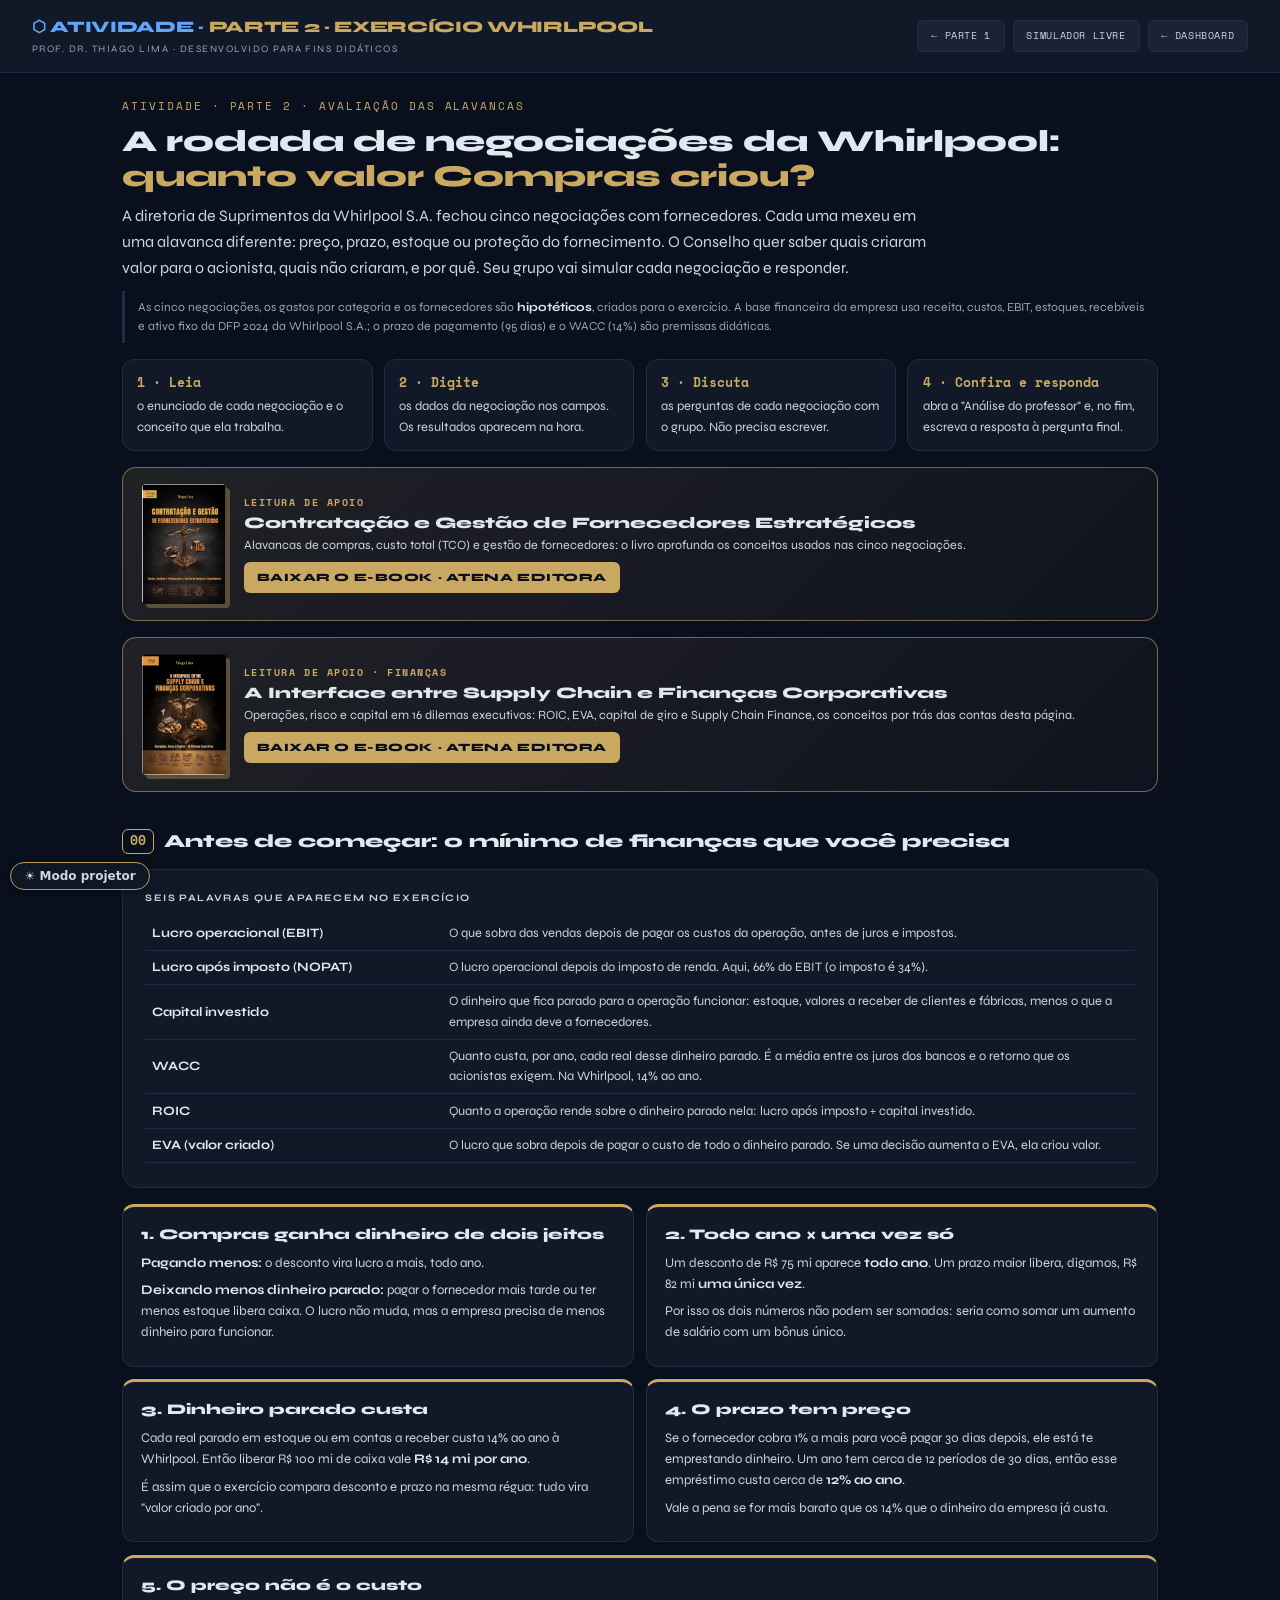
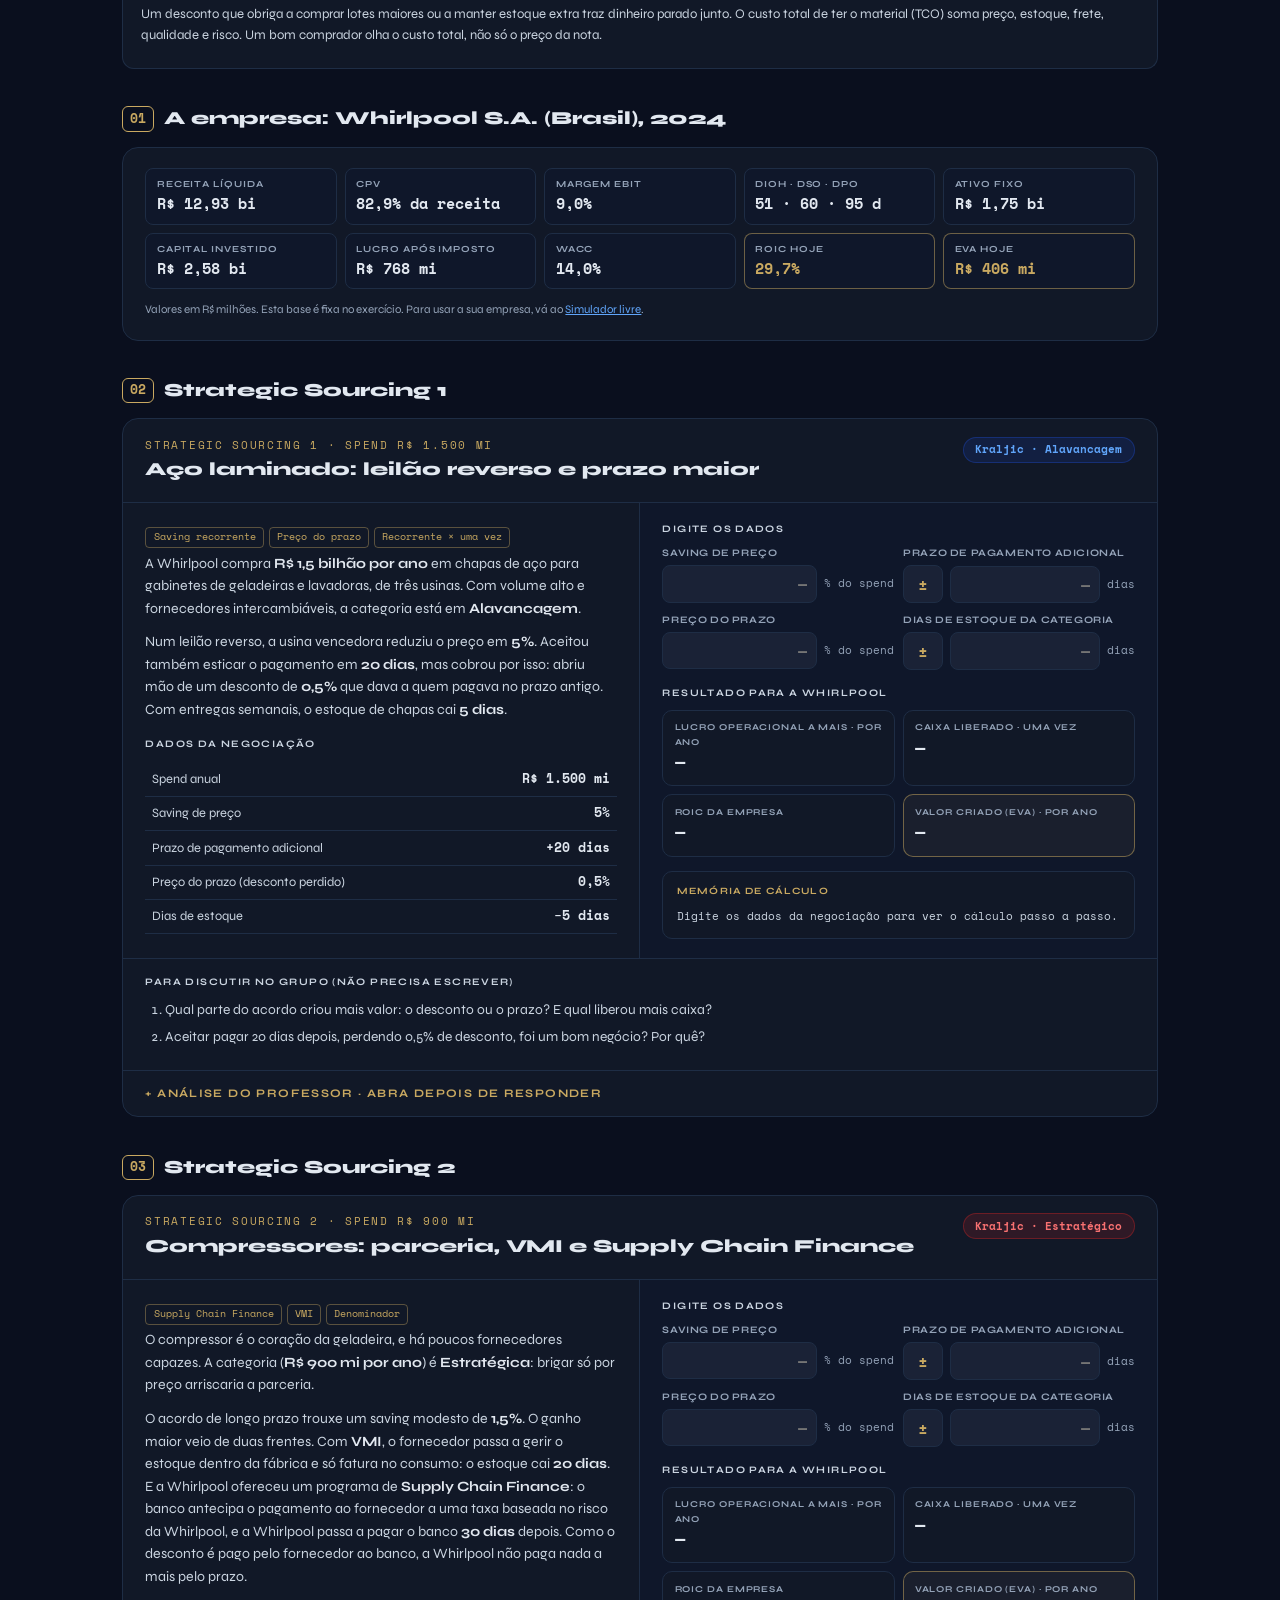
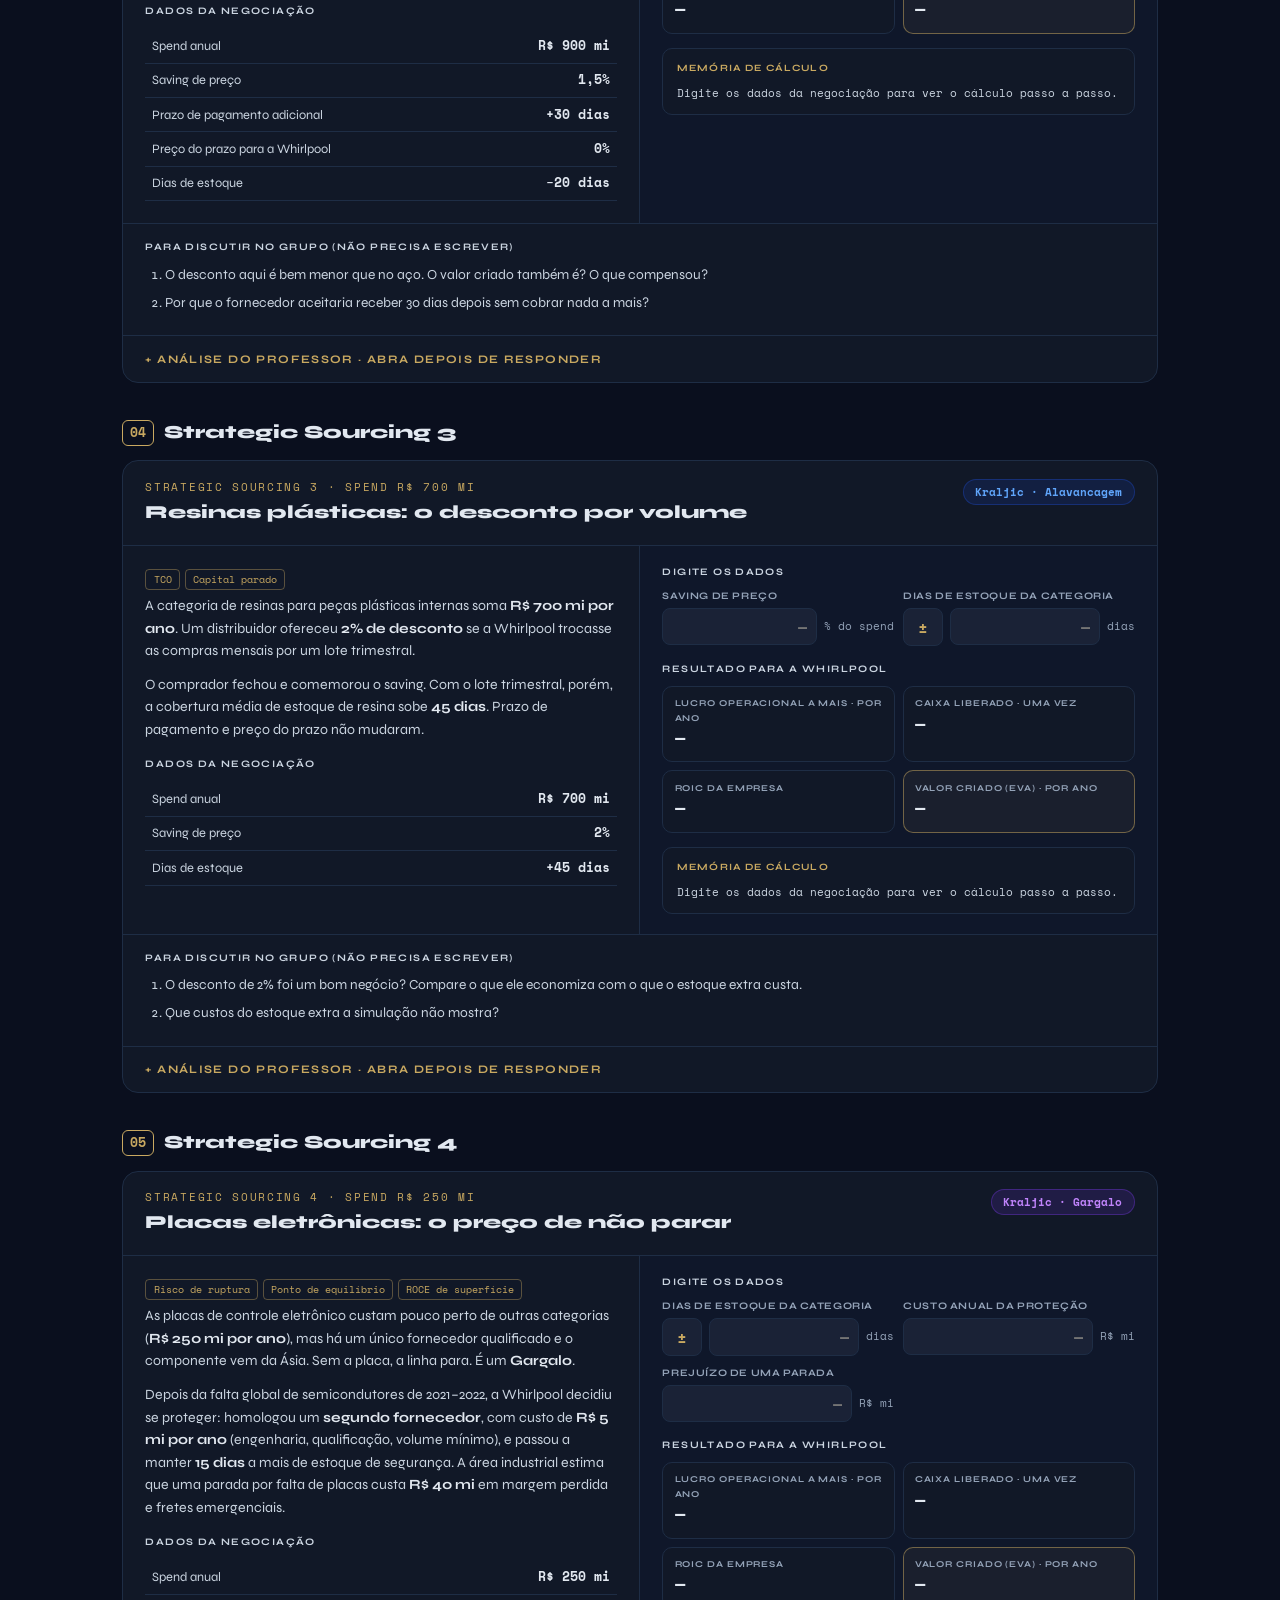
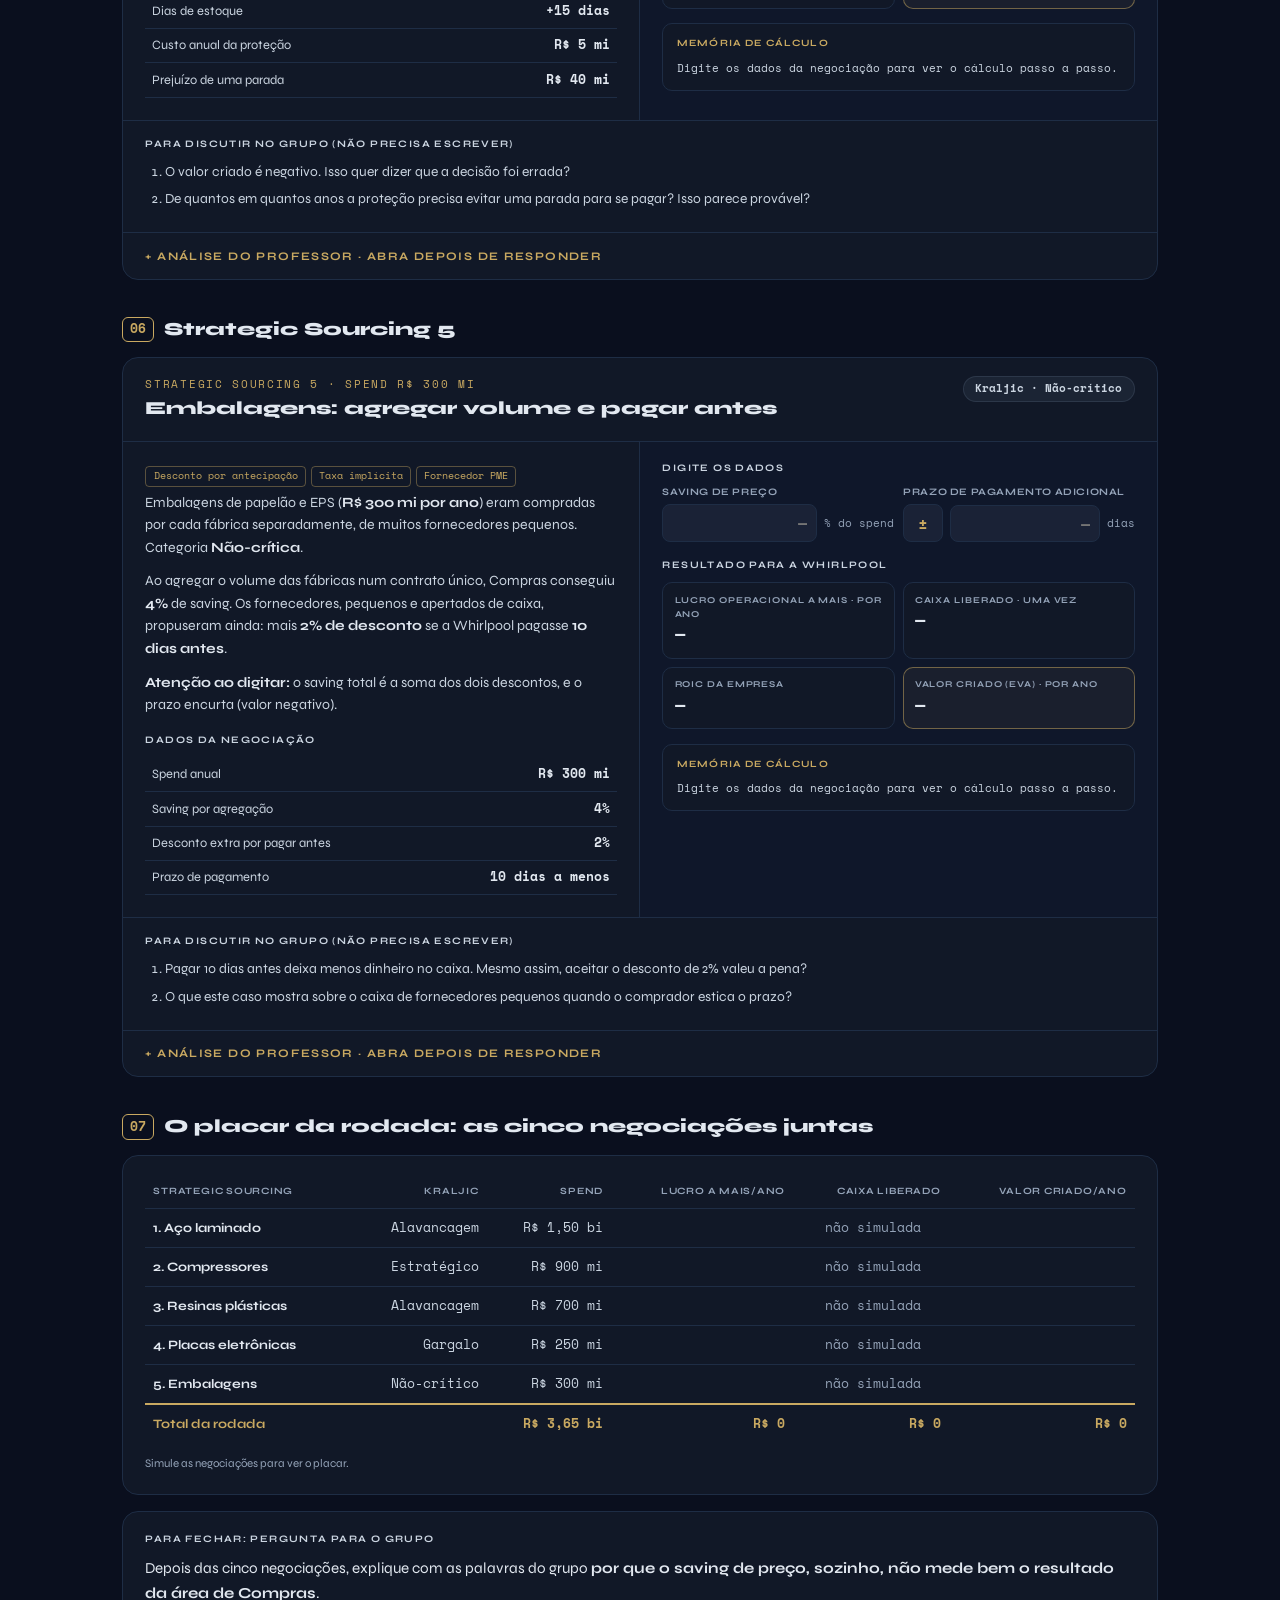
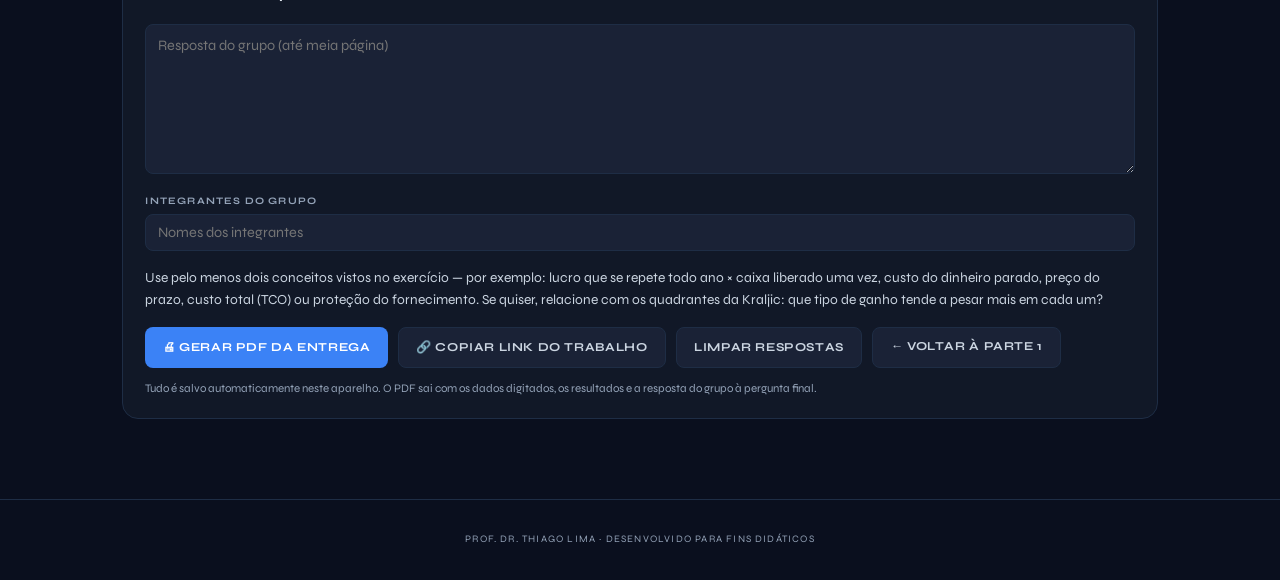
<file: exercicio-whirlpool.html>
<!DOCTYPE html>
<html lang="pt">
<head>
<meta charset="UTF-8">
<meta name="viewport" content="width=device-width, initial-scale=1.0">
<title>Exercício Whirlpool · Impacto Financeiro de Compras | Prof. Dr. Thiago Lima</title>
<link href="fonts.css" rel="stylesheet">
<script src="estado.js"></script>
<script src="tema.js"></script>
<script src="fin-calc.js"></script>
<style>
:root{
  --bg:#0a0f1e; --surface:#111827; --surface2:#1a2236; --surface3:#0f172a;
  --border:#1e2d45; --text:#e2e8f0; --soft:#cbd5e1; --muted:#94a3b8;
  --blue:#3b82f6; --blue-l:#60a5fa; --red:#f87171; --purple:#c084fc; --green:#34d399; --gold:#C9A961; --amber:#fbbf24;
}
*{box-sizing:border-box;margin:0;padding:0;}
body{font-family:'Syne',sans-serif;background:var(--bg);color:var(--text);line-height:1.6;}
.mono{font-family:'Space Mono',monospace;}
b,strong{color:var(--text);}

.nav{background:var(--surface);border-bottom:1px solid var(--border);padding:.9rem 2rem;display:flex;justify-content:space-between;align-items:center;gap:1rem;position:sticky;top:0;z-index:200;flex-wrap:wrap;}
.nav-title{font-size:1rem;font-weight:800;color:var(--blue-l);text-transform:uppercase;letter-spacing:-.02em;}
.nav-title .g{color:var(--gold);}
.nav-sub{font-size:.62rem;color:var(--muted);text-transform:uppercase;letter-spacing:.15em;margin-top:.1rem;}
.nav-links{display:flex;gap:.5rem;flex-wrap:wrap;}
.back{font-family:'Space Mono',monospace;font-size:.64rem;color:var(--soft);text-decoration:none;border:1px solid var(--border);background:var(--surface2);padding:.4rem .8rem;border-radius:6px;letter-spacing:.06em;text-transform:uppercase;cursor:pointer;}
.back:hover{color:var(--blue-l);border-color:var(--blue-l);}

main{max-width:1100px;margin:0 auto;padding:1.6rem 2rem 4rem;}
h1{font-size:1.9rem;font-weight:800;line-height:1.15;margin-bottom:.6rem;}
h1 .g{color:var(--gold);}
h2{font-size:1.15rem;font-weight:800;margin:2.2rem 0 .8rem;display:flex;align-items:center;gap:.6rem;}
h2 .n{font-family:'Space Mono',monospace;color:var(--gold);font-size:.8rem;border:1px solid var(--gold);border-radius:6px;padding:.1rem .45rem;}
p{color:var(--soft);font-size:.92rem;margin-bottom:.7rem;}
.lead{font-size:1rem;color:var(--soft);max-width:820px;}
.tagline{font-family:'Space Mono',monospace;font-size:.68rem;color:var(--gold);text-transform:uppercase;letter-spacing:.18em;margin-bottom:.5rem;}
.note{font-size:.76rem;color:var(--muted);border-left:3px solid var(--border);padding:.4rem .8rem;margin:.6rem 0 1rem;}

.card{background:var(--surface);border:1px solid var(--border);border-radius:16px;padding:1.3rem 1.4rem;margin-bottom:1rem;}
.how{display:grid;grid-template-columns:repeat(4,1fr);gap:.7rem;margin:1rem 0;}
.how div{background:var(--surface);border:1px solid var(--border);border-radius:12px;padding:.8rem .9rem;font-size:.8rem;color:var(--soft);}
.how .k{font-family:'Space Mono',monospace;color:var(--gold);font-weight:700;display:block;margin-bottom:.2rem;}

/* Conceitos */
.concepts{display:grid;grid-template-columns:repeat(2,1fr);gap:.8rem;}
.concept{background:var(--surface);border:1px solid var(--border);border-top:3px solid var(--gold);border-radius:12px;padding:1rem 1.1rem;}
.concept h3{font-size:.92rem;font-weight:800;margin-bottom:.4rem;}
.concept p{font-size:.82rem;margin-bottom:.4rem;}
.concept .eq{font-family:'Space Mono',monospace;font-size:.74rem;color:var(--blue-l);background:var(--surface3);border-radius:6px;padding:.35rem .6rem;display:inline-block;margin:.15rem 0 .3rem;}

/* Base */
.base-grid{display:grid;grid-template-columns:repeat(5,1fr);gap:.5rem;}
.bk{background:var(--surface3);border:1px solid var(--border);border-radius:8px;padding:.5rem .65rem;}
.bk .l{font-size:.58rem;color:var(--muted);text-transform:uppercase;letter-spacing:.1em;font-weight:700;}
.bk .v{font-family:'Space Mono',monospace;font-size:.92rem;font-weight:700;}
.bk.hl{border-color:rgba(201,169,97,.5);} .bk.hl .v{color:var(--gold);}

/* Missões */
.mission{background:var(--surface);border:1px solid var(--border);border-radius:16px;margin-bottom:1.4rem;overflow:hidden;}
.m-head{padding:1.1rem 1.4rem;border-bottom:1px solid var(--border);display:flex;justify-content:space-between;gap:1rem;align-items:flex-start;flex-wrap:wrap;}
.m-num{font-family:'Space Mono',monospace;font-size:.66rem;color:var(--gold);text-transform:uppercase;letter-spacing:.16em;}
.m-title{font-size:1.15rem;font-weight:800;margin-top:.1rem;}
.badge{display:inline-block;padding:.22rem .7rem;border-radius:999px;font-size:.66rem;font-weight:700;font-family:'Space Mono',monospace;white-space:nowrap;}
.be{background:rgba(220,38,38,.15);color:#f87171;border:1px solid rgba(220,38,38,.35);}
.ba{background:rgba(29,78,216,.15);color:#60a5fa;border:1px solid rgba(29,78,216,.35);}
.bg{background:rgba(124,58,237,.15);color:#c084fc;border:1px solid rgba(124,58,237,.35);}
.bn{background:rgba(71,85,105,.2);color:#cbd5e1;border:1px solid rgba(71,85,105,.4);}
.m-body{display:grid;grid-template-columns:minmax(0,1fr) minmax(0,1fr);}
.m-left{padding:1.2rem 1.4rem;border-right:1px solid var(--border);}
.m-right{padding:1.2rem 1.4rem;background:var(--surface3);}
.story p{font-size:.88rem;}
.concept-tag{display:inline-block;font-family:'Space Mono',monospace;font-size:.62rem;color:var(--gold);border:1px solid rgba(201,169,97,.4);border-radius:4px;padding:.1rem .45rem;margin:.1rem .3rem .3rem 0;}
.data-t{width:100%;border-collapse:collapse;font-size:.8rem;margin:.6rem 0 .2rem;}
.data-t th{font-size:.58rem;text-transform:uppercase;letter-spacing:.1em;color:var(--muted);text-align:left;padding:.35rem .4rem;border-bottom:1px solid var(--border);}
.data-t td{padding:.4rem;border-bottom:1px solid var(--border);color:var(--soft);}
.data-t td.v{font-family:'Space Mono',monospace;color:var(--text);font-weight:700;text-align:right;white-space:nowrap;}
.sub-t{font-size:.62rem;font-weight:700;text-transform:uppercase;letter-spacing:.14em;color:var(--soft);margin:1rem 0 .5rem;}
.fields{display:grid;grid-template-columns:repeat(2,minmax(0,1fr));gap:.6rem;}
.fld label{display:block;font-size:.62rem;color:var(--muted);text-transform:uppercase;letter-spacing:.06em;font-weight:700;margin-bottom:.2rem;}
.fld .row{display:flex;align-items:center;gap:.4rem;}
.fld input{background:var(--surface2);border:1px solid var(--border);border-radius:8px;padding:.45rem .6rem;color:var(--blue-l);font-family:'Space Mono',monospace;font-size:.92rem;font-weight:700;width:100%;outline:none;text-align:right;}
.fld input:focus{border-color:var(--blue);}
.fld input.ok{border-color:rgba(52,211,153,.6);}
.pm{background:var(--surface2);border:1px solid var(--border);color:var(--gold);border-radius:8px;font-family:'Space Mono',monospace;font-weight:700;font-size:1rem;min-width:40px;height:38px;cursor:pointer;flex-shrink:0;}
.pm:active{background:var(--gold);color:var(--bg);}
.fld .u{font-family:'Space Mono',monospace;font-size:.66rem;color:var(--muted);white-space:nowrap;}
.check{font-size:.74rem;margin-top:.6rem;font-family:'Space Mono',monospace;}
.kpis{display:grid;grid-template-columns:repeat(2,1fr);gap:.5rem;}
.kpi{background:var(--surface);border:1px solid var(--border);border-radius:10px;padding:.6rem .7rem;}
.kpi .l{font-size:.56rem;color:var(--muted);text-transform:uppercase;letter-spacing:.1em;font-weight:700;}
.kpi .v{font-family:'Space Mono',monospace;font-size:1.05rem;font-weight:700;}
.kpi .d{font-family:'Space Mono',monospace;font-size:.62rem;color:var(--muted);}
.kpi.hl{border-color:rgba(201,169,97,.5);background:rgba(201,169,97,.06);}
.pos{color:var(--green)!important;}.neg{color:var(--red)!important;}
.memo{margin-top:.9rem;background:var(--surface);border:1px solid var(--border);border-radius:10px;padding:.75rem .85rem;}
.one{font-size:.92rem!important;color:var(--text)!important;}
.steps{padding-left:1.2rem;margin:.4rem 0 .8rem;}
.steps li{font-size:.86rem;color:var(--soft);margin-bottom:.45rem;line-height:1.55;}
.gl td:first-child{white-space:nowrap;width:30%;}
@media(max-width:600px){.gl td:first-child{white-space:normal;}}
.ans{width:100%;min-height:86px;margin-top:.5rem;background:var(--surface2);border:1px solid var(--border);border-radius:8px;padding:.6rem .7rem;color:var(--text);font-family:'Syne',sans-serif;font-size:.9rem;line-height:1.5;resize:vertical;outline:none;}
.ans:focus{border-color:var(--gold);}
.ans-print{display:none;}
.grp{width:100%;background:var(--surface2);border:1px solid var(--border);border-radius:8px;padding:.55rem .7rem;color:var(--text);font-family:'Syne',sans-serif;font-size:.9rem;outline:none;margin:.25rem 0 1rem;}
.grp:focus{border-color:var(--gold);}
.lbl{font-size:.62rem;font-weight:700;text-transform:uppercase;letter-spacing:.12em;color:var(--muted);}
.saved{font-family:'Space Mono',monospace;font-size:.66rem;color:var(--green);margin-left:.5rem;}
.memo .t{font-size:.6rem;font-weight:700;text-transform:uppercase;letter-spacing:.12em;color:var(--gold);margin-bottom:.4rem;}
.memo .ln{font-family:'Space Mono',monospace;font-size:.7rem;color:var(--soft);line-height:1.75;}
.memo .ln b{color:var(--text);}
.memo .ln .c{color:var(--muted);}
.qs{padding:1rem 1.4rem;border-top:1px solid var(--border);}
.qs ol{padding-left:1.2rem;}
.qs li{font-size:.86rem;color:var(--soft);margin-bottom:.35rem;}
details.reveal{border-top:1px solid var(--border);}
details.reveal summary{list-style:none;cursor:pointer;padding:.85rem 1.4rem;font-size:.72rem;font-weight:700;text-transform:uppercase;letter-spacing:.12em;color:var(--gold);}
details.reveal summary::-webkit-details-marker{display:none;}
details.reveal summary::before{content:'+ ';}
details.reveal[open] summary::before{content:'− ';}
details.reveal .rv{padding:0 1.4rem 1.2rem;}
details.reveal .rv p{font-size:.86rem;}
.warn-s{font-size:.72rem;color:var(--muted);}

/* Consolidado */
.ptable{width:100%;border-collapse:collapse;font-size:.8rem;}
.ptable th{font-size:.6rem;text-transform:uppercase;letter-spacing:.08em;color:var(--muted);text-align:right;padding:.5rem;border-bottom:1px solid var(--border);}
.ptable th:first-child,.ptable td:first-child{text-align:left;}
.ptable td{padding:.55rem .5rem;border-bottom:1px solid var(--border);text-align:right;font-family:'Space Mono',monospace;color:var(--soft);}
.ptable td:first-child{font-family:'Syne',sans-serif;font-weight:700;color:var(--text);}
.ptable tr.tot td{border-top:2px solid var(--gold);border-bottom:none;color:var(--gold);font-weight:700;}
.tbl-wrap{overflow-x:auto;}
.cta{display:flex;gap:.6rem;flex-wrap:wrap;margin-top:1rem;}
.btn{padding:.6rem 1.1rem;border-radius:8px;border:none;cursor:pointer;font-family:'Syne',sans-serif;font-weight:700;font-size:.76rem;text-transform:uppercase;letter-spacing:.05em;text-decoration:none;display:inline-block;}
.btn-p{background:var(--blue);color:#fff;}.btn-g{background:var(--surface2);color:var(--soft);border:1px solid var(--border);}
footer{text-align:center;font-size:.62rem;color:var(--muted);padding:2rem 1rem;border-top:1px solid var(--border);text-transform:uppercase;letter-spacing:.12em;}

@media(max-width:860px){
  .m-body{grid-template-columns:1fr;} .m-left{border-right:none;border-bottom:1px solid var(--border);}
  .how{grid-template-columns:repeat(2,1fr);} .concepts{grid-template-columns:1fr;} .base-grid{grid-template-columns:repeat(2,1fr);}
}
@media(max-width:600px){ .nav{padding:.7rem 1rem;position:static;} main{padding:1rem 1rem 3rem;} h1{font-size:1.45rem;} .fields{grid-template-columns:1fr;} }

@media print{
  :root{--bg:#fff;--surface:#fff;--surface2:#fff;--surface3:#f8fafc;--border:#cbd5e1;--text:#0f172a;--soft:#1e293b;--muted:#475569;--gold:#8a6d1f;--blue-l:#1d4ed8;--green:#047857;--red:#b91c1c;}
  .nav,.cta,.no-print,.ans,.saved,.bookcard,.pm,.how,footer{display:none!important;} body{font-size:11px;}
  .ans-print{display:block;white-space:pre-wrap;border:1px solid #cbd5e1;border-left:3px solid #8a6d1f;padding:.4rem .6rem;margin:.3rem 0 .5rem;min-height:1.6rem;font-size:.86rem;}
  .grp{border:none;padding:0;font-weight:700;}
  main{padding:0;max-width:none;} h1{font-size:1.3rem;} h2{margin:.9rem 0 .4rem;font-size:.95rem;break-after:avoid;}
  .m-body{grid-template-columns:1fr 1fr!important;} .m-left{border-right:1px solid #cbd5e1!important;border-bottom:none!important;}
  .m-left,.m-right{padding:.6rem .8rem;} .m-head{padding:.6rem .8rem;} .qs{padding:.6rem .8rem;}
  .story p,.qs li{font-size:.76rem;} .data-t{font-size:.72rem;} .memo .ln{font-size:.62rem;line-height:1.5;} .kpi .v{font-size:.9rem;}
  .base-grid{grid-template-columns:repeat(5,1fr)!important;} .fields{grid-template-columns:1fr 1fr!important;}
  .fld input{padding:.2rem .4rem;font-size:.8rem;} details.reveal:not([open]){display:none;}
  .mission,.concept,.card{break-inside:avoid;}
}
.bookcard{display:flex;gap:1.1rem;align-items:center;background:linear-gradient(135deg,rgba(201,169,97,.12),rgba(201,169,97,.03));border:1px solid rgba(201,169,97,.55);border-radius:14px;padding:1rem 1.2rem;margin-bottom:1rem;text-decoration:none;color:inherit;}
.bookcard img{width:84px;height:auto;border-radius:4px;box-shadow:4px 4px 0 rgba(201,169,97,.35);flex-shrink:0;}
.bookcard .bk-k{font-family:'Space Mono',monospace;font-size:.6rem;color:#C9A961;text-transform:uppercase;letter-spacing:.16em;font-weight:700;}
.bookcard .bk-t{font-weight:800;font-size:1rem;color:#e2e8f0;line-height:1.25;margin:.15rem 0 .2rem;}
.bookcard .bk-s{font-size:.78rem;color:#cbd5e1;line-height:1.45;}
.bookcard .bk-b{display:inline-block;margin-top:.5rem;background:#C9A961;color:#0a0f1e;font-weight:800;font-size:.7rem;text-transform:uppercase;letter-spacing:.05em;padding:.4rem .8rem;border-radius:6px;}
@media print{.bookcard{display:none;}}
</style>
</head>
<body>

<nav class="nav">
  <div>
    <div class="nav-title">⬡ Atividade · <span class="g">Parte 2 · Exercício Whirlpool</span></div>
    <div class="nav-sub">Prof. Dr. Thiago Lima · Desenvolvido para fins didáticos</div>
  </div>
  <div class="nav-links">
    <a class="back" href="caso-motor-cc.html">← Parte 1</a>
    <a class="back" href="impacto-financeiro.html">Simulador livre</a>
    <a class="back" href="index.html">← Dashboard</a>
  </div>
</nav>

<main>
  <div class="tagline">Atividade · Parte 2 · Avaliação das alavancas</div>
  <h1>A rodada de negociações da Whirlpool: <span class="g">quanto valor Compras criou?</span></h1>
  <p class="lead">A diretoria de Suprimentos da Whirlpool S.A. fechou cinco negociações com fornecedores. Cada uma mexeu em uma alavanca diferente: preço, prazo, estoque ou proteção do fornecimento. O Conselho quer saber quais criaram valor para o acionista, quais não criaram, e por quê. Seu grupo vai simular cada negociação e responder.</p>
  <p class="note">As cinco negociações, os gastos por categoria e os fornecedores são <b>hipotéticos</b>, criados para o exercício. A base financeira da empresa usa receita, custos, EBIT, estoques, recebíveis e ativo fixo da DFP 2024 da Whirlpool S.A.; o prazo de pagamento (95 dias) e o WACC (14%) são premissas didáticas.</p>

  <div class="how">
    <div><span class="k">1 · Leia</span>o enunciado de cada negociação e o conceito que ela trabalha.</div>
    <div><span class="k">2 · Digite</span>os dados da negociação nos campos. Os resultados aparecem na hora.</div>
    <div><span class="k">3 · Discuta</span>as perguntas de cada negociação com o grupo. Não precisa escrever.</div>
    <div><span class="k">4 · Confira e responda</span>abra a "Análise do professor" e, no fim, escreva a resposta à pergunta final.</div>
  </div>

  <a class="bookcard" href="https://atenaeditora.com.br/index.php/catalogo/ebook/contratacao-e-gestao-de-fornecedores-estrategicos-teoria-modelos-e-praticas-para-a-gestao-de-compras-e-suprimentos" target="_blank" rel="noopener">
  <img src="img/capa-contratacao-fornecedores.jpg" alt="Capa do livro Contratação e Gestão de Fornecedores Estratégicos, de Thiago Lima">
  <div><div class="bk-k">Leitura de apoio</div><div class="bk-t">Contratação e Gestão de Fornecedores Estratégicos</div>
  <div class="bk-s">Alavancas de compras, custo total (TCO) e gestão de fornecedores: o livro aprofunda os conceitos usados nas cinco negociações.</div><span class="bk-b">Baixar o e-book · Atena Editora</span></div>
</a>

<a class="bookcard" href="https://atenaeditora.com.br/index.php/catalogo/ebook/a-interface-entre-supply-chain-e-financas-corporativas" target="_blank" rel="noopener">
  <img src="img/capa-interface-supply-chain-financas.jpg" alt="Capa do livro A Interface entre Supply Chain e Finanças Corporativas, de Thiago Lima">
  <div><div class="bk-k">Leitura de apoio · finanças</div><div class="bk-t">A Interface entre Supply Chain e Finanças Corporativas</div>
  <div class="bk-s">Operações, risco e capital em 16 dilemas executivos: ROIC, EVA, capital de giro e Supply Chain Finance, os conceitos por trás das contas desta página.</div><span class="bk-b">Baixar o e-book · Atena Editora</span></div>
</a>

  <!-- ================= CONCEITOS ================= -->
  <h2 class="no-print"><span class="n">00</span>Antes de começar: o mínimo de finanças que você precisa</h2>
  <div class="card no-print">
    <div class="sub-t" style="margin-top:0;">Seis palavras que aparecem no exercício</div>
    <table class="data-t gl"><tbody>
      <tr><td><b>Lucro operacional (EBIT)</b></td><td>O que sobra das vendas depois de pagar os custos da operação, antes de juros e impostos.</td></tr>
      <tr><td><b>Lucro após imposto (NOPAT)</b></td><td>O lucro operacional depois do imposto de renda. Aqui, 66% do EBIT (o imposto é 34%).</td></tr>
      <tr><td><b>Capital investido</b></td><td>O dinheiro que fica parado para a operação funcionar: estoque, valores a receber de clientes e fábricas, menos o que a empresa ainda deve a fornecedores.</td></tr>
      <tr><td><b>WACC</b></td><td>Quanto custa, por ano, cada real desse dinheiro parado. É a média entre os juros dos bancos e o retorno que os acionistas exigem. Na Whirlpool, 14% ao ano.</td></tr>
      <tr><td><b>ROIC</b></td><td>Quanto a operação rende sobre o dinheiro parado nela: lucro após imposto ÷ capital investido.</td></tr>
      <tr><td><b>EVA (valor criado)</b></td><td>O lucro que sobra depois de pagar o custo de todo o dinheiro parado. Se uma decisão aumenta o EVA, ela criou valor.</td></tr>
    </tbody></table>
  </div>
  <div class="concepts no-print">
    <div class="concept">
      <h3>1. Compras ganha dinheiro de dois jeitos</h3>
      <p><b>Pagando menos:</b> o desconto vira lucro a mais, todo ano.</p>
      <p><b>Deixando menos dinheiro parado:</b> pagar o fornecedor mais tarde ou ter menos estoque libera caixa. O lucro não muda, mas a empresa precisa de menos dinheiro para funcionar.</p>
    </div>
    <div class="concept">
      <h3>2. Todo ano × uma vez só</h3>
      <p>Um desconto de R$ 75 mi aparece <b>todo ano</b>. Um prazo maior libera, digamos, R$ 82 mi <b>uma única vez</b>.</p>
      <p>Por isso os dois números não podem ser somados: seria como somar um aumento de salário com um bônus único.</p>
    </div>
    <div class="concept">
      <h3>3. Dinheiro parado custa</h3>
      <p>Cada real parado em estoque ou em contas a receber custa 14% ao ano à Whirlpool. Então liberar R$ 100 mi de caixa vale <b>R$ 14 mi por ano</b>.</p>
      <p>É assim que o exercício compara desconto e prazo na mesma régua: tudo vira "valor criado por ano".</p>
    </div>
    <div class="concept">
      <h3>4. O prazo tem preço</h3>
      <p>Se o fornecedor cobra 1% a mais para você pagar 30 dias depois, ele está te emprestando dinheiro. Um ano tem cerca de 12 períodos de 30 dias, então esse empréstimo custa cerca de <b>12% ao ano</b>.</p>
      <p>Vale a pena se for mais barato que os 14% que o dinheiro da empresa já custa.</p>
    </div>
    <div class="concept" style="grid-column:1/-1;">
      <h3>5. O preço não é o custo</h3>
      <p>Um desconto que obriga a comprar lotes maiores ou a manter estoque extra traz dinheiro parado junto. O custo total de ter o material (TCO) soma preço, estoque, frete, qualidade e risco. Um bom comprador olha o custo total, não só o preço da nota.</p>
    </div>
  </div>

  <!-- ================= BASE ================= -->
  <h2><span class="n">01</span>A empresa: Whirlpool S.A. (Brasil), 2024</h2>
  <div class="card">
    <div class="base-grid" id="baseGrid"></div>
    <p class="warn-s" style="margin-top:.7rem;margin-bottom:0;">Valores em R$ milhões. Esta base é fixa no exercício. Para usar a sua empresa, vá ao <a href="impacto-financeiro.html" style="color:var(--blue-l);">Simulador livre</a>.</p>
  </div>

  <!-- ================= MISSÕES ================= -->
  <div id="missions"></div>

  <!-- ================= CONSOLIDADO ================= -->
  <h2><span class="n">07</span>O placar da rodada: as cinco negociações juntas</h2>
  <div class="card">
    <div class="tbl-wrap" id="placar"></div>
  </div>
  <div class="card">
    <div class="sub-t" style="margin-top:0;">Para fechar: pergunta para o grupo</div>
    <p style="font-size:.95rem;color:var(--text);">Depois das cinco negociações, explique com as palavras do grupo <b>por que o saving de preço, sozinho, não mede bem o resultado da área de Compras</b>.</p>
    <textarea class="ans" id="final" data-k="final" style="min-height:150px;" placeholder="Resposta do grupo (até meia página)"></textarea><div class="ans-print" id="final-p"></div>
    <div class="lbl" style="margin-top:.8rem;">Integrantes do grupo</div>
    <input class="grp" id="grupo" type="text" placeholder="Nomes dos integrantes" autocomplete="off">
    <p style="font-size:.86rem;">Use pelo menos dois conceitos vistos no exercício — por exemplo: lucro que se repete todo ano × caixa liberado uma vez, custo do dinheiro parado, preço do prazo, custo total (TCO) ou proteção do fornecimento. Se quiser, relacione com os quadrantes da Kraljic: que tipo de ganho tende a pesar mais em cada um?</p>
    <div class="cta">
      <button class="btn btn-p" onclick="window.print()">🖨 Gerar PDF da entrega</button>
      <button class="btn btn-g" onclick="copiar()">🔗 Copiar link do trabalho</button>
      <button class="btn btn-g" onclick="limpar()">Limpar respostas</button>
      <a class="btn btn-g" href="caso-motor-cc.html">← Voltar à Parte 1</a>
    </div>
    <p class="warn-s" style="margin-top:.7rem;margin-bottom:0;">Tudo é salvo automaticamente neste aparelho. O PDF sai com os dados digitados, os resultados e a resposta do grupo à pergunta final.<span class="saved" id="saved"></span></p>
  </div>
</main>

<footer>Prof. Dr. Thiago Lima · Desenvolvido para fins didáticos</footer>

<script>
const F = FinCalc;
const BASE = Object.assign({}, F.PRESETS.whirlpool);
const STORE = 'exercicio_whirlpool_v1';
const $ = (id) => document.getElementById(id);
const nf = (v, d = 1) => (+v).toLocaleString('pt-BR', { minimumFractionDigits: d, maximumFractionDigits: d }).replace('-', '−');
const cls = (v) => v > 0.005 ? 'pos' : (v < -0.005 ? 'neg' : '');

// Definição dos campos possíveis
const CAMPOS = {
  saving:     { label: 'Saving de preço', unit: '% do spend' },
  precoPrazo: { label: 'Preço do prazo', unit: '% do spend' },
  dpo:        { label: 'Prazo de pagamento adicional', unit: 'dias', neg: true },
  estoque:    { label: 'Dias de estoque da categoria', unit: 'dias', neg: true },
  custoProt:  { label: 'Custo anual da proteção', unit: 'R$ mi' },
  prejParada: { label: 'Prejuízo de uma parada', unit: 'R$ mi' }
};

const MISSOES = [
  {
    id: 'aco', titulo: 'Aço laminado: leilão reverso e prazo maior', quad: 'Alavancagem', qcls: 'ba', spend: 1500,
    conceitos: ['Saving recorrente', 'Preço do prazo', 'Recorrente × uma vez'],
    historia: `<p>A Whirlpool compra <b>R$ 1,5 bilhão por ano</b> em chapas de aço para gabinetes de geladeiras e lavadoras, de três usinas. Com volume alto e fornecedores intercambiáveis, a categoria está em <b>Alavancagem</b>.</p>
      <p>Num leilão reverso, a usina vencedora reduziu o preço em <b>5%</b>. Aceitou também esticar o pagamento em <b>20 dias</b>, mas cobrou por isso: abriu mão de um desconto de <b>0,5%</b> que dava a quem pagava no prazo antigo. Com entregas semanais, o estoque de chapas cai <b>5 dias</b>.</p>`,
    dados: [['Spend anual', 'R$ 1.500 mi'], ['Saving de preço', '5%'], ['Prazo de pagamento adicional', '+20 dias'], ['Preço do prazo (desconto perdido)', '0,5%'], ['Dias de estoque', '−5 dias']],
    campos: ['saving', 'dpo', 'precoPrazo', 'estoque'],
    gabarito: { saving: 5, dpo: 20, precoPrazo: 0.5, estoque: -5 },
    perguntas: ['Qual parte do acordo criou mais valor: o desconto ou o prazo? E qual liberou mais caixa?', 'Aceitar pagar 20 dias depois, perdendo 0,5% de desconto, foi um bom negócio? Por quê?'],
    analise: `<p class="one">Em uma frase: <b>o desconto de preço é o que mais gera valor; o prazo ajuda, mas bem menos.</b></p>
      <ol class="steps">
        <li><b>O desconto.</b> 5% de R$ 1.500 mi = <b>R$ 75 mi</b> a menos de custo por ano. Depois do imposto de 34%, sobram <b>R$ 49,5 mi</b> de lucro a mais, todo ano.</li>
        <li><b>O prazo.</b> Pagar 20 dias depois deixa <b>R$ 82 mi</b> a mais no caixa (1.500 ÷ 365 × 20). Mas isso acontece uma vez só.</li>
        <li><b>Quanto vale esse caixa?</b> A Whirlpool paga, em média, 14% ao ano pelo dinheiro que usa (é o WACC). Ter R$ 82 mi a mais evita esse custo: 14% × 82 = <b>R$ 11,5 mi por ano</b>.</li>
        <li><b>O prazo teve preço.</b> A usina tirou um desconto de 0,5%. Na prática, a Whirlpool pagou juros à usina: 0,5% por 20 dias. Um ano tem cerca de 18 períodos de 20 dias (365 ÷ 20), então isso dá cerca de <b>9% ao ano</b> (0,5% × 18).</li>
        <li><b>Valeu a pena?</b> O dinheiro normal da Whirlpool custa 14% ao ano; o "empréstimo" da usina custa 9%. Pegar dinheiro mais barato que o normal é bom negócio. Se a usina cobrasse 1%, os juros iriam a cerca de 18% ao ano: mais caro que o dinheiro normal, e o prazo deixaria de valer a pena.</li>
      </ol>
      <p><b>O que levar desta negociação.</b> Na Whirlpool, de cada R$ 100 vendidos sobram R$ 9 de lucro operacional. Para lucrar os mesmos R$ 67,5 mi que o desconto líquido trouxe (5% − 0,5%), a empresa teria de vender <b>R$ 750 mi a mais</b> (67,5 ÷ 0,09). Compras gerou esse lucro sem vender uma geladeira a mais.</p>`
  },
  {
    id: 'comp', titulo: 'Compressores: parceria, VMI e Supply Chain Finance', quad: 'Estratégico', qcls: 'be', spend: 900,
    conceitos: ['Supply Chain Finance', 'VMI', 'Denominador'],
    historia: `<p>O compressor é o coração da geladeira, e há poucos fornecedores capazes. A categoria (<b>R$ 900 mi por ano</b>) é <b>Estratégica</b>: brigar só por preço arriscaria a parceria.</p>
      <p>O acordo de longo prazo trouxe um saving modesto de <b>1,5%</b>. O ganho maior veio de duas frentes. Com <b>VMI</b>, o fornecedor passa a gerir o estoque dentro da fábrica e só fatura no consumo: o estoque cai <b>20 dias</b>. E a Whirlpool ofereceu um programa de <b>Supply Chain Finance</b>: o banco antecipa o pagamento ao fornecedor a uma taxa baseada no risco da Whirlpool, e a Whirlpool passa a pagar o banco <b>30 dias</b> depois. Como o desconto é pago pelo fornecedor ao banco, a Whirlpool não paga nada a mais pelo prazo.</p>`,
    dados: [['Spend anual', 'R$ 900 mi'], ['Saving de preço', '1,5%'], ['Prazo de pagamento adicional', '+30 dias'], ['Preço do prazo para a Whirlpool', '0%'], ['Dias de estoque', '−20 dias']],
    campos: ['saving', 'dpo', 'precoPrazo', 'estoque'],
    gabarito: { saving: 1.5, dpo: 30, precoPrazo: 0, estoque: -20 },
    perguntas: ['O desconto aqui é bem menor que no aço. O valor criado também é? O que compensou?', 'Por que o fornecedor aceitaria receber 30 dias depois sem cobrar nada a mais?'],
    analise: `<p class="one">Em uma frase: <b>aqui o ganho maior não veio do preço, e sim do dinheiro que deixou de ficar parado.</b></p>
      <ol class="steps">
        <li><b>O desconto é pequeno.</b> 1,5% de R$ 900 mi = R$ 13,5 mi por ano; depois do imposto, <b>R$ 8,9 mi</b>.</li>
        <li><b>O prazo.</b> Pagar 30 dias depois deixa 900 ÷ 365 × 30 = <b>R$ 74 mi</b> a mais no caixa.</li>
        <li><b>O estoque.</b> Com VMI, o fornecedor guarda as peças dentro da fábrica e só cobra quando a Whirlpool usa. São 20 dias a menos de estoque: 900 ÷ 365 × 20 = <b>R$ 49 mi</b> que deixam de ficar parados em peças.</li>
        <li><b>Quanto vale esse caixa?</b> Juntos, R$ 123 mi liberados uma vez. A 14% ao ano, valem <b>R$ 17,3 mi por ano</b>, o dobro do desconto.</li>
        <li><b>Resultado:</b> cerca de R$ 26 mi de valor criado por ano, quase metade do aço, com um desconto mais de cinco vezes menor.</li>
      </ol>
      <p><b>Por que o fornecedor aceita esperar 30 dias?</b> Porque ele não espera. No Supply Chain Finance, um banco paga o fornecedor logo, e a Whirlpool paga o banco 30 dias depois. O banco cobra juros do fornecedor, mas calculados sobre o risco da Whirlpool, uma empresa grande e boa pagadora. São juros menores do que o fornecedor conseguiria sozinho. O fornecedor recebe rápido e barato; a Whirlpool ganha prazo sem pagar nada.</p>
      <p><b>O que levar desta negociação.</b> Em fornecedor estratégico, dá para ganhar caixa sem apertar o parceiro.</p>`
  },
  {
    id: 'resina', titulo: 'Resinas plásticas: o desconto por volume', quad: 'Alavancagem', qcls: 'ba', spend: 700,
    conceitos: ['TCO', 'Capital parado'],
    historia: `<p>A categoria de resinas para peças plásticas internas soma <b>R$ 700 mi por ano</b>. Um distribuidor ofereceu <b>2% de desconto</b> se a Whirlpool trocasse as compras mensais por um lote trimestral.</p>
      <p>O comprador fechou e comemorou o saving. Com o lote trimestral, porém, a cobertura média de estoque de resina sobe <b>45 dias</b>. Prazo de pagamento e preço do prazo não mudaram.</p>`,
    dados: [['Spend anual', 'R$ 700 mi'], ['Saving de preço', '2%'], ['Dias de estoque', '+45 dias']],
    campos: ['saving', 'estoque'],
    gabarito: { saving: 2, estoque: 45 },
    perguntas: ['O desconto de 2% foi um bom negócio? Compare o que ele economiza com o que o estoque extra custa.', 'Que custos do estoque extra a simulação não mostra?'],
    analise: `<p class="one">Em uma frase: <b>o desconto parecia bom, mas o estoque extra custou mais do que ele economizou.</b></p>
      <ol class="steps">
        <li><b>O desconto.</b> 2% de R$ 700 mi = R$ 14 mi por ano; depois do imposto, <b>R$ 9,2 mi</b>.</li>
        <li><b>O estoque extra.</b> Comprando de três em três meses, a fábrica fica, em média, com 45 dias a mais de resina parada: 700 ÷ 365 × 45 = <b>R$ 86 mi</b> presos em estoque.</li>
        <li><b>Quanto custa esse estoque?</b> Dinheiro parado também custa 14% ao ano: 14% × 86 = <b>R$ 12,1 mi por ano</b>.</li>
        <li><b>A conta final.</b> Ganha R$ 9,2 mi, gasta R$ 12,1 mi: <b>perde cerca de R$ 3 mi por ano</b> (a ferramenta mostra R$ 2,8 mi porque não arredonda).</li>
      </ol>
      <p><b>E na vida real é pior:</b> a simulação só cobra o custo do dinheiro. Falta o armazém, o manuseio, o seguro e as perdas.</p>
      <p><b>O que levar desta negociação.</b> Desconto de preço tem de ser comparado com o custo total de ter o material, o chamado TCO. Teria sido melhor negociar o desconto pelo volume do ano, mantendo entregas mensais, ou pedir que o distribuidor deixasse o estoque em consignação.</p>`
  },
  {
    id: 'chips', titulo: 'Placas eletrônicas: o preço de não parar', quad: 'Gargalo', qcls: 'bg', spend: 250,
    conceitos: ['Risco de ruptura', 'Ponto de equilíbrio', 'ROCE de superfície'],
    historia: `<p>As placas de controle eletrônico custam pouco perto de outras categorias (<b>R$ 250 mi por ano</b>), mas há um único fornecedor qualificado e o componente vem da Ásia. Sem a placa, a linha para. É um <b>Gargalo</b>.</p>
      <p>Depois da falta global de semicondutores de 2021–2022, a Whirlpool decidiu se proteger: homologou um <b>segundo fornecedor</b>, com custo de <b>R$ 5 mi por ano</b> (engenharia, qualificação, volume mínimo), e passou a manter <b>15 dias</b> a mais de estoque de segurança. A área industrial estima que uma parada por falta de placas custa <b>R$ 40 mi</b> em margem perdida e fretes emergenciais.</p>`,
    dados: [['Spend anual', 'R$ 250 mi'], ['Dias de estoque', '+15 dias'], ['Custo anual da proteção', 'R$ 5 mi'], ['Prejuízo de uma parada', 'R$ 40 mi']],
    campos: ['estoque', 'custoProt', 'prejParada'],
    gabarito: { estoque: 15, custoProt: 5, prejParada: 40 },
    perguntas: ['O valor criado é negativo. Isso quer dizer que a decisão foi errada?', 'De quantos em quantos anos a proteção precisa evitar uma parada para se pagar? Isso parece provável?'],
    analise: `<p class="one">Em uma frase: <b>a proteção custa dinheiro todo ano e só vale a pena se evitar paradas com frequência suficiente.</b></p>
      <ol class="steps">
        <li><b>O segundo fornecedor.</b> Custa R$ 5 mi por ano; depois do imposto, <b>R$ 3,3 mi</b>.</li>
        <li><b>O estoque de segurança.</b> 15 dias a mais: 250 ÷ 365 × 15 = R$ 10 mi parados. A 14% ao ano, <b>R$ 1,4 mi por ano</b>.</li>
        <li><b>Custo total da proteção:</b> cerca de <b>R$ 4,7 mi por ano</b>. Por isso o valor criado dá negativo.</li>
        <li><b>O que ela evita.</b> Uma parada custa R$ 40 mi; depois do imposto, <b>R$ 26,4 mi</b>.</li>
        <li><b>A conta de equilíbrio.</b> 26,4 ÷ 4,7 ≈ 5,6. A proteção se paga se evitar <b>uma parada a cada 5 ou 6 anos</b>. (A ferramenta mostra 8 anos porque conta só o segundo fornecedor, 40 ÷ 5, sem o estoque.)</li>
      </ol>
      <p><b>O que levar desta negociação.</b> Valor negativo não quer dizer decisão errada. A proteção funciona como um seguro: você paga todo ano e torce para não usar. A pergunta é se uma parada a cada 5 ou 6 anos é provável. Depois da falta de semicondutores de 2021–2022, muita gente diria que sim.</p>`
  },
  {
    id: 'emb', titulo: 'Embalagens: agregar volume e pagar antes', quad: 'Não-crítico', qcls: 'bn', spend: 300,
    conceitos: ['Desconto por antecipação', 'Taxa implícita', 'Fornecedor PME'],
    historia: `<p>Embalagens de papelão e EPS (<b>R$ 300 mi por ano</b>) eram compradas por cada fábrica separadamente, de muitos fornecedores pequenos. Categoria <b>Não-crítica</b>.</p>
      <p>Ao agregar o volume das fábricas num contrato único, Compras conseguiu <b>4%</b> de saving. Os fornecedores, pequenos e apertados de caixa, propuseram ainda: mais <b>2% de desconto</b> se a Whirlpool pagasse <b>10 dias antes</b>.</p>
      <p><b>Atenção ao digitar:</b> o saving total é a soma dos dois descontos, e o prazo encurta (valor negativo).</p>`,
    dados: [['Spend anual', 'R$ 300 mi'], ['Saving por agregação', '4%'], ['Desconto extra por pagar antes', '2%'], ['Prazo de pagamento', '10 dias a menos']],
    campos: ['saving', 'dpo'],
    gabarito: { saving: 6, dpo: -10 },
    perguntas: ['Pagar 10 dias antes deixa menos dinheiro no caixa. Mesmo assim, aceitar o desconto de 2% valeu a pena?', 'O que este caso mostra sobre o caixa de fornecedores pequenos quando o comprador estica o prazo?'],
    analise: `<p class="one">Em uma frase: <b>pagar antes foi um ótimo negócio, porque o desconto oferecido vale muito mais do que o custo do dinheiro.</b></p>
      <ol class="steps">
        <li><b>A agregação.</b> 4% de R$ 300 mi = R$ 12 mi por ano a menos de custo.</li>
        <li><b>O desconto por pagar antes.</b> Mais 2% de R$ 300 mi = R$ 6 mi por ano; depois do imposto, <b>R$ 4 mi</b>.</li>
        <li><b>O custo de pagar antes.</b> Pagar 10 dias mais cedo tira 300 ÷ 365 × 10 = R$ 8,2 mi do caixa. A 14% ao ano, isso custa <b>R$ 1,2 mi por ano</b>.</li>
        <li><b>Saldo da antecipação:</b> 4 − 1,2 = <b>R$ 2,8 mi por ano</b> a favor da Whirlpool.</li>
        <li><b>Em forma de juros.</b> Ganhar 2% por pagar 10 dias antes: um ano tem cerca de 36 períodos de 10 dias, então isso equivale a cerca de <b>73% ao ano</b> (2% × 36,5). Nenhuma aplicação financeira rende isso.</li>
      </ol>
      <p><b>O que levar desta negociação.</b> É o espelho do Strategic Sourcing 2. Para fornecedor pequeno, prazo custa caro, e quem tem caixa pode ganhar com isso. Em toda negociação de prazo, a pergunta é a mesma: quem está financiando quem, e a que juros?</p>`
  }
];

// ---------- Estado (respostas digitadas) ----------
let resp = {}, txt = {}, grupo = '';
(function carregar() {
  const e = Estado.ler(), x = e.exercicio;
  if (x) { resp = x.dados || {}; txt = x.txt || {}; grupo = x.grupo || ''; }
  else { try { resp = JSON.parse(localStorage.getItem(STORE) || '{}') || {}; } catch (err) { resp = {}; } }  // versão anterior
  if (!grupo && e.p1 && e.p1.grupo) grupo = e.p1.grupo;
})();
function salvar() {
  const ok = Estado.gravarChave('exercicio', { dados: resp, txt: txt, grupo: grupo });
  const el = $('saved'); if (el) el.textContent = ok ? ' ✓ salvo' : ' não foi possível salvar neste navegador';
}
let txtTimer = null;
function ligarTextos() {
  document.querySelectorAll('textarea.ans').forEach(t => {
    const k = t.dataset.k, p = $(t.id + '-p');
    t.value = txt[k] || ''; if (p) p.textContent = t.value;
    t.addEventListener('input', () => { txt[k] = t.value; if (p) p.textContent = t.value; clearTimeout(txtTimer); txtTimer = setTimeout(salvar, 500); });
  });
  const g = $('grupo'); g.value = grupo;
  g.oninput = () => { grupo = g.value.trim(); clearTimeout(txtTimer); txtTimer = setTimeout(salvar, 500); };
}
window.addEventListener('pagehide', () => { if (txtTimer) { clearTimeout(txtTimer); salvar(); } });
async function copiar() { salvar(); const m = await Estado.compartilhar(); if (m) $('saved').textContent = ' ' + m; }

// ---------- Base ----------
(function renderBase() {
  const B = F.base(BASE);
  const items = [
    ['Receita líquida', 'R$ ' + nf(BASE.receita / 1000, 2) + ' bi'], ['CPV', nf(BASE.cpv) + '% da receita'], ['Margem EBIT', nf(BASE.ebit) + '%'],
    ['DIOH · DSO · DPO', BASE.dioh + ' · ' + BASE.dso + ' · ' + BASE.dpo + ' d'], ['Ativo fixo', 'R$ ' + nf(BASE.fixo / 1000, 2) + ' bi'],
    ['Capital investido', F.fmtMi(B.ci)], ['Lucro após imposto', F.fmtMi(B.nopat)], ['WACC', nf(BASE.wacc) + '%'],
    ['ROIC hoje', F.fmtPct(B.roic)], ['EVA hoje', F.fmtMi(B.eva)]
  ];
  $('baseGrid').innerHTML = items.map(([l, v], i) => `<div class="bk${i >= 8 ? ' hl' : ''}"><div class="l">${l}</div><div class="v">${v}</div></div>`).join('');
})();

// ---------- Missões ----------
function renderMissoes() {
  $('missions').innerHTML = MISSOES.map((m, i) => `
  <h2><span class="n">0${i + 2}</span>Strategic Sourcing ${i + 1}</h2>
  <div class="mission" id="m-${m.id}">
    <div class="m-head">
      <div><div class="m-num">Strategic Sourcing ${i + 1} · spend R$ ${m.spend.toLocaleString('pt-BR')} mi</div><div class="m-title">${m.titulo}</div></div>
      <span class="badge ${m.qcls}">Kraljic · ${m.quad}</span>
    </div>
    <div class="m-body">
      <div class="m-left">
        <div>${m.conceitos.map(c => `<span class="concept-tag">${c}</span>`).join('')}</div>
        <div class="story">${m.historia}</div>
        <div class="sub-t">Dados da negociação</div>
        <table class="data-t"><tbody>${m.dados.map(([k, v]) => `<tr><td>${k}</td><td class="v">${v}</td></tr>`).join('')}</tbody></table>
      </div>
      <div class="m-right">
        <div class="sub-t" style="margin-top:0;">Digite os dados</div>
        <div class="fields">${m.campos.map(c => `
          <div class="fld"><label for="${m.id}-${c}">${CAMPOS[c].label}</label>
            <div class="row">${CAMPOS[c].neg ? `<button type="button" class="pm" data-for="${m.id}-${c}" title="Trocar o sinal (+/−)">±</button>` : ''}<input id="${m.id}-${c}" type="text" inputmode="decimal" autocomplete="off" placeholder="—" value="${resp[m.id] && isFinite(resp[m.id][c]) ? String(resp[m.id][c]).replace('.', ',') : ''}"><span class="u">${CAMPOS[c].unit}</span></div></div>`).join('')}
        </div>
        <div class="check" id="${m.id}-check"></div>
        <div class="sub-t">Resultado para a Whirlpool</div>
        <div class="kpis">
          <div class="kpi"><div class="l">Lucro operacional a mais · por ano</div><div class="v" id="${m.id}-ebit">—</div></div>
          <div class="kpi"><div class="l">Caixa liberado · uma vez</div><div class="v" id="${m.id}-ci">—</div></div>
          <div class="kpi"><div class="l">ROIC da empresa</div><div class="v" id="${m.id}-roic">—</div><div class="d" id="${m.id}-droic"></div></div>
          <div class="kpi hl"><div class="l">Valor criado (EVA) · por ano</div><div class="v" id="${m.id}-eva">—</div></div>
        </div>
        <div class="memo"><div class="t">Memória de cálculo</div><div id="${m.id}-memo"></div></div>
      </div>
    </div>
    <div class="qs"><div class="sub-t" style="margin-top:0;">Para discutir no grupo (não precisa escrever)</div><ol>${m.perguntas.map(q => `<li>${q}</li>`).join('')}</ol></div>
    <details class="reveal"><summary>Análise do professor · abra depois de responder</summary><div class="rv">${m.analise}</div></details>
  </div>`).join('');

  MISSOES.forEach(m => m.campos.forEach(c => $(`${m.id}-${c}`).addEventListener('input', () => {
    const v = $(`${m.id}-${c}`).value.trim();
    resp[m.id] = resp[m.id] || {};
    const num = parseFloat(v.replace(/[−–]/g, '-').replace(',', '.'));
    if (v === '' || !isFinite(num)) delete resp[m.id][c]; else resp[m.id][c] = num;
    salvar(); calcular(m); placar();
  })));
  document.querySelectorAll('.pm').forEach(b => b.addEventListener('click', () => {
    const inp = $(b.dataset.for); const v = inp.value.trim();
    inp.value = v.startsWith('-') || v.startsWith('−') ? v.replace(/^[-−]/, '') : '-' + v;
    inp.dispatchEvent(new Event('input')); inp.focus();
  }));
  MISSOES.forEach(calcular);
}

function alavancas(m) {
  const a = Object.assign({}, F.ALAV_ZERO);
  const r = resp[m.id] || {};
  m.campos.forEach(c => { if (isFinite(r[c])) a[c] = r[c]; });
  return a;
}

function memoria(m, a, r) {
  const t = BASE.ir / 100, w = BASE.wacc / 100, S = m.spend;
  const L = Object.fromEntries(r.L.map(x => [x.k, x]));
  const out = [];
  const ln = (s) => out.push(`<div class="ln">${s}</div>`);
  if (m.campos.includes('saving') && a.saving)
    ln(`Desconto: ${nf(S, 0)} × ${nf(a.saving)}% = <b>${nf(L.saving.dEbit)}</b> de lucro a mais → após imposto (× ${nf(100 - BASE.ir, 0)}%) = <b>${nf(L.saving.dEbit * (1 - t))}</b>/ano`);
  if (m.campos.includes('precoPrazo') && a.precoPrazo)
    ln(`Preço do prazo: ${nf(S, 0)} × ${nf(a.precoPrazo)}% = <b>${nf(-L.precoPrazo.dEbit)}</b> de lucro a menos/ano <span class="c">· juros ≈ ${nf(a.precoPrazo)}% × (365 ÷ ${a.dpo || '?'}) = ${a.dpo > 0 ? nf(a.precoPrazo * 365 / a.dpo) + '% ao ano, contra ' + nf(BASE.wacc, 0) + '% do dinheiro da empresa' : '—'}</span>`);
  if (m.campos.includes('dpo') && a.dpo)
    ln(`Prazo: ${nf(S, 0)} ÷ 365 × ${Math.abs(a.dpo)} d = <b>${nf(Math.abs(L.dpo.dCi))}</b> ${a.dpo > 0 ? 'de caixa liberado' : 'a menos no caixa (paga antes)'} → × ${nf(BASE.wacc, 0)}% = <b>${nf(L.dpo.dEva)}</b>/ano`);
  if (m.campos.includes('estoque') && a.estoque)
    ln(`Estoque: ${nf(S, 0)} ÷ 365 × ${Math.abs(a.estoque)} d = <b>${nf(Math.abs(L.estoque.dCi))}</b> ${a.estoque > 0 ? 'de dinheiro a mais parado em estoque' : 'de caixa liberado'} → × ${nf(BASE.wacc, 0)}% = <b>${nf(L.estoque.dEva)}</b>/ano`);
  if (m.campos.includes('custoProt') && a.custoProt) {
    ln(`Proteção: ${nf(a.custoProt)} de custo/ano → após imposto <b>${nf(-L.protecao.dEva)}</b>/ano`);
    if (a.prejParada) ln(`<span class="c">Ponto de equilíbrio da proteção: ${nf(a.prejParada, 0)} ÷ ${nf(a.custoProt)} = uma parada evitada a cada <b style="color:var(--gold)">${nf(a.prejParada / a.custoProt)} anos</b></span>`);
  }
  ln(`Valor criado = lucro após imposto + ${nf(BASE.wacc, 0)}% × caixa liberado = ${nf(r.dNopat)} + ${nf(BASE.wacc, 0)}% × (${nf(-r.dCi)}) = <b style="color:var(--gold)">${nf(r.dEva)}</b>/ano`);
  return out.join('');
}

function calcular(m) {
  const r0 = resp[m.id] || {};
  const preenchidos = m.campos.filter(c => isFinite(r0[c])).length;
  const a = alavancas(m);
  const r = F.impacto(BASE, { spend: m.spend, direto: true }, a);
  const set = (k, txt, c) => { const e = $(`${m.id}-${k}`); e.textContent = txt; e.className = 'v ' + (c || ''); };
  if (!preenchidos) {
    ['ebit', 'ci', 'roic', 'eva'].forEach(k => set(k, '—'));
    $(`${m.id}-droic`).textContent = '';
    $(`${m.id}-memo`).innerHTML = '<div class="ln c">Digite os dados da negociação para ver o cálculo passo a passo.</div>';
    $(`${m.id}-check`).textContent = '';
  } else {
    set('ebit', F.fmtSig(r.dEbit), cls(r.dEbit));
    set('ci', F.fmtSig(-r.dCi), cls(-r.dCi));
    set('roic', F.fmtPct(r.N.roic), cls(r.dRoic));
    $(`${m.id}-droic`).textContent = `base ${F.fmtPct(r.B.roic)} · ${F.fmtPP(r.dRoic, 2)}`;
    set('eva', F.fmtSig(r.dEva), cls(r.dEva));
    $(`${m.id}-memo`).innerHTML = memoria(m, a, r);
    // conferência dos dados digitados
    const errados = m.campos.filter(c => !isFinite(r0[c]) || Math.abs(r0[c] - m.gabarito[c]) > 1e-6);
    m.campos.forEach(c => $(`${m.id}-${c}`).classList.toggle('ok', isFinite(r0[c]) && Math.abs(r0[c] - m.gabarito[c]) < 1e-6));
    const ck = $(`${m.id}-check`);
    if (!errados.length) { ck.innerHTML = '<span class="pos">✓ Dados conferem com o enunciado.</span>'; }
    else { ck.innerHTML = `<span style="color:var(--amber)">${preenchidos < m.campos.length ? 'Ainda faltam campos' : 'Algum valor difere do enunciado'} — confira sinais e unidades.</span>`; }
  }
  return r;
}

function placar() {
  const B = F.base(BASE);
  let tE = 0, tC = 0, tV = 0, n = 0;
  let h = '<table class="ptable"><thead><tr><th>Strategic Sourcing</th><th>Kraljic</th><th>Spend</th><th>Lucro a mais/ano</th><th>Caixa liberado</th><th>Valor criado/ano</th></tr></thead><tbody>';
  MISSOES.forEach((m, i) => {
    const r0 = resp[m.id] || {};
    const ok = m.campos.some(c => isFinite(r0[c]));
    if (!ok) { h += `<tr><td>${i + 1}. ${m.titulo.split(':')[0]}</td><td>${m.quad}</td><td>${F.fmtMi(m.spend)}</td><td colspan="3" style="text-align:center;color:var(--muted)">não simulada</td></tr>`; return; }
    const r = F.impacto(BASE, { spend: m.spend, direto: true }, alavancas(m));
    tE += r.dEbit; tC += r.dCi; tV += r.dEva; n++;
    h += `<tr><td>${i + 1}. ${m.titulo.split(':')[0]}</td><td>${m.quad}</td><td>${F.fmtMi(m.spend)}</td><td class="${cls(r.dEbit)}">${F.fmtSig(r.dEbit)}</td><td class="${cls(-r.dCi)}">${F.fmtSig(-r.dCi)}</td><td class="${cls(r.dEva)}">${F.fmtSig(r.dEva)}</td></tr>`;
  });
  const roicN = ((B.ebit + tE) * (1 - BASE.ir / 100)) / (B.ci + tC) * 100;
  h += `<tr class="tot"><td>Total da rodada</td><td></td><td>${F.fmtMi(MISSOES.reduce((s, m) => s + m.spend, 0))}</td><td>${F.fmtSig(tE)}</td><td>${F.fmtSig(-tC)}</td><td>${F.fmtSig(tV)}</td></tr></tbody></table>`;
  h += n ? `<p class="warn-s" style="margin-top:.7rem;margin-bottom:0;">Com ${n} de 5 negociações simuladas: o ROIC da Whirlpool vai de <b style="color:var(--gold)">${F.fmtPct(B.roic)} para ${F.fmtPct(roicN)}</b>, e o valor criado por ano (EVA) de ${F.fmtMi(B.eva)} para ${F.fmtMi(B.eva + tV)}.</p>`
       : '<p class="warn-s" style="margin-top:.7rem;margin-bottom:0;">Simule as negociações para ver o placar.</p>';
  $('placar').innerHTML = h;
}

function limpar() {
  if (!confirm('Apagar todos os valores digitados no exercício?')) return;
  resp = {}; txt = {}; salvar(); renderMissoes(); ligarTextos(); placar();
}

renderMissoes(); ligarTextos(); placar();
</script>
</body>
</html>
</file>
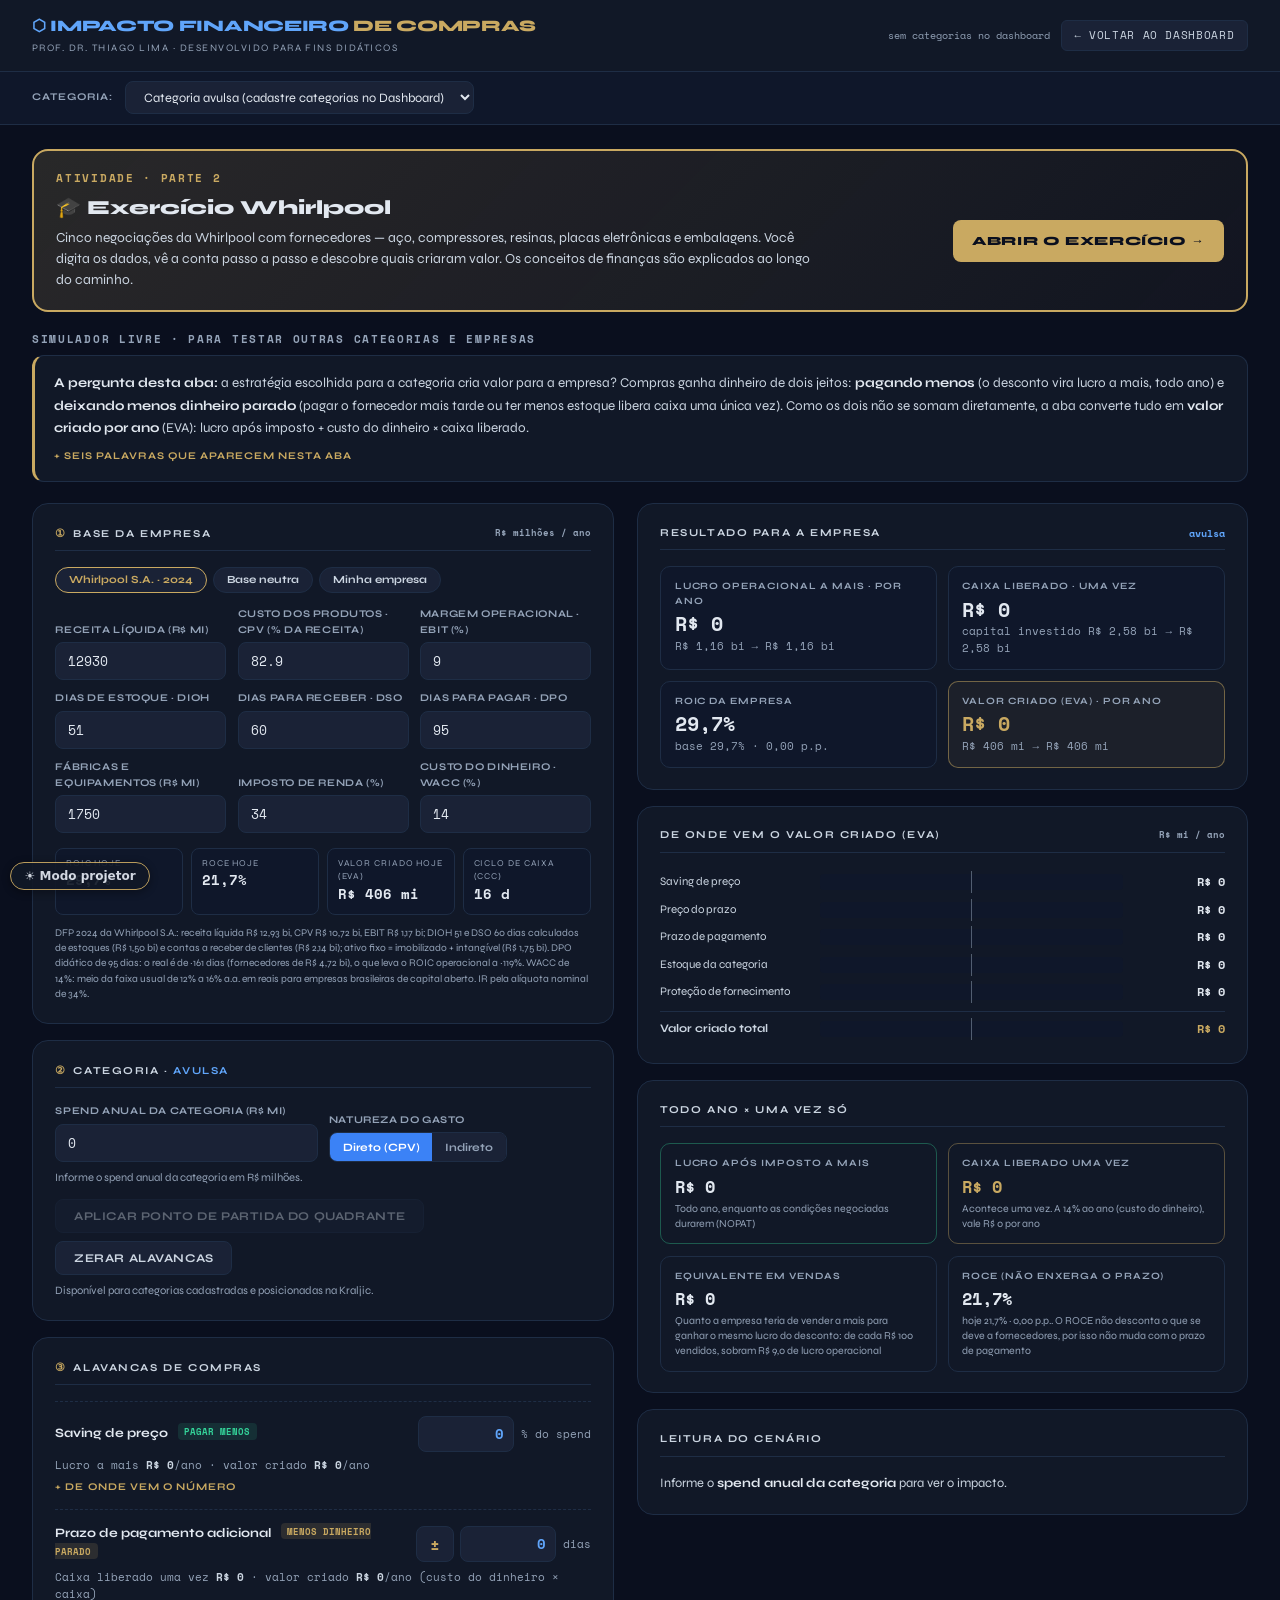
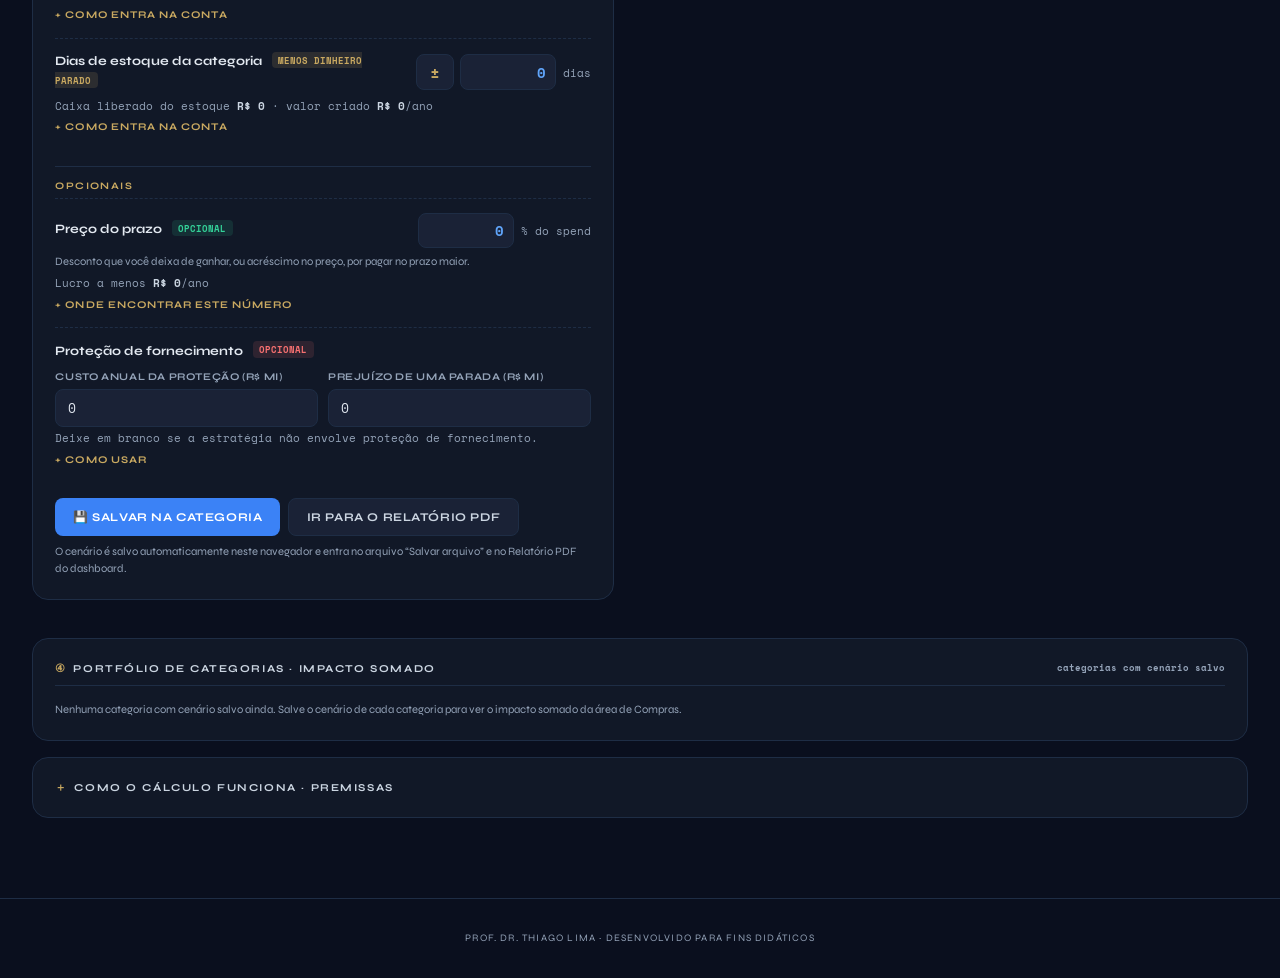
<file: impacto-financeiro.html>
<!DOCTYPE html>
<html lang="pt">
<head>
<meta charset="UTF-8">
<meta name="viewport" content="width=device-width, initial-scale=1.0">
<title>Impacto Financeiro de Compras | Prof. Dr. Thiago Lima</title>
<link href="fonts.css" rel="stylesheet">
<script src="tema.js"></script>
<script src="fin-calc.js"></script>
<style>
:root{
  --bg:#0a0f1e; --surface:#111827; --surface2:#1a2236; --surface3:#0f172a;
  --border:#1e2d45; --text:#e2e8f0; --soft:#cbd5e1; --muted:#94a3b8;
  --blue:#3b82f6; --blue-l:#60a5fa; --red:#f87171; --purple:#c084fc; --green:#34d399; --gold:#C9A961; --amber:#fbbf24;
}
*{box-sizing:border-box;margin:0;padding:0;}
body{font-family:'Syne',sans-serif;background:var(--bg);color:var(--text);line-height:1.55;min-height:100vh;}
.mono{font-family:'Space Mono',monospace;}

/* NAV */
.nav{background:var(--surface);border-bottom:1px solid var(--border);padding:.9rem 2rem;display:flex;justify-content:space-between;align-items:center;gap:1rem;position:sticky;top:0;z-index:200;flex-wrap:wrap;}
.nav-title{font-size:1rem;font-weight:800;color:var(--blue-l);text-transform:uppercase;letter-spacing:-.02em;}
.nav-title .g{color:var(--gold);}
.nav-sub{font-size:.62rem;color:var(--muted);text-transform:uppercase;letter-spacing:.15em;margin-top:.1rem;}
.back{font-family:'Space Mono',monospace;font-size:.66rem;color:var(--soft);text-decoration:none;border:1px solid var(--border);background:var(--surface2);padding:.4rem .8rem;border-radius:6px;letter-spacing:.06em;text-transform:uppercase;}
.back:hover{color:var(--blue-l);border-color:var(--blue-l);}
#saveState{font-size:.6rem;color:var(--muted);}

/* CATEGORY BAR */
.sup-bar{background:var(--surface3);border-bottom:1px solid var(--border);padding:.6rem 2rem;display:flex;align-items:center;gap:.75rem;flex-wrap:wrap;position:sticky;top:58px;z-index:190;}
.sup-bar-label{font-size:.64rem;font-weight:700;text-transform:uppercase;letter-spacing:.1em;color:var(--muted);}
.sup-select{background:var(--surface2);border:1px solid var(--border);border-radius:8px;padding:.4rem .85rem;color:var(--text);font-family:'Syne',sans-serif;font-size:.8rem;outline:none;cursor:pointer;min-width:220px;}
.badge{display:inline-block;padding:.22rem .7rem;border-radius:999px;font-size:.68rem;font-weight:700;font-family:'Space Mono',monospace;}
.be{background:rgba(220,38,38,.15);color:#f87171;border:1px solid rgba(220,38,38,.35);}
.ba{background:rgba(29,78,216,.15);color:#60a5fa;border:1px solid rgba(29,78,216,.35);}
.bg{background:rgba(124,58,237,.15);color:#c084fc;border:1px solid rgba(124,58,237,.35);}
.bn{background:rgba(71,85,105,.2);color:#cbd5e1;border:1px solid rgba(71,85,105,.4);}

/* LAYOUT */
main{max-width:1400px;margin:0 auto;padding:1.5rem 2rem 4rem;}
.ex-card{display:block;text-decoration:none;background:linear-gradient(135deg,rgba(201,169,97,.16),rgba(201,169,97,.04));border:2px solid var(--gold);border-radius:16px;padding:1.2rem 1.4rem;margin-bottom:.8rem;color:var(--text);transition:transform .15s;}
.ex-card:hover{transform:translateY(-2px);}
.ex-step{font-family:'Space Mono',monospace;font-size:.66rem;color:var(--gold);text-transform:uppercase;letter-spacing:.16em;font-weight:700;margin-bottom:.35rem;}
.ex-row{display:flex;justify-content:space-between;align-items:center;gap:1.2rem;flex-wrap:wrap;}
.ex-title{font-size:1.25rem;font-weight:800;margin-bottom:.25rem;}
.ex-text{font-size:.86rem;color:var(--soft);max-width:760px;line-height:1.55;}
.ex-btn{background:var(--gold);color:#0a0f1e;font-weight:800;font-size:.78rem;text-transform:uppercase;letter-spacing:.05em;padding:.7rem 1.2rem;border-radius:8px;white-space:nowrap;}
.ex-next{font-family:'Space Mono',monospace;font-size:.66rem;color:var(--muted);text-transform:uppercase;letter-spacing:.16em;font-weight:700;margin:1.2rem 0 .5rem;}
.intro{padding:1rem 1.2rem;border-radius:12px;background:var(--surface);border:1px solid var(--border);border-left:3px solid var(--gold);margin-bottom:1.3rem;font-size:.84rem;color:var(--soft);line-height:1.65;}
.intro b{color:var(--text);}
.intro .eq{font-family:'Space Mono',monospace;font-size:.74rem;color:var(--gold);display:block;margin-top:.45rem;}
.layout{display:grid;grid-template-columns:minmax(0,1fr) minmax(0,1.05fr);gap:1.4rem;align-items:start;}
.col-res{position:sticky;top:118px;display:flex;flex-direction:column;gap:1rem;}
.card{background:var(--surface);border:1px solid var(--border);border-radius:16px;padding:1.3rem 1.4rem;margin-bottom:1rem;}
.col-res .card{margin-bottom:0;}
.card-title{font-size:.66rem;font-weight:700;text-transform:uppercase;letter-spacing:.15em;color:var(--soft);margin-bottom:1rem;padding-bottom:.5rem;border-bottom:1px solid var(--border);display:flex;justify-content:space-between;align-items:center;gap:.5rem;flex-wrap:wrap;}
.card-title .step{color:var(--gold);font-family:'Space Mono',monospace;margin-right:.4rem;}
.hint{font-size:.7rem;color:var(--muted);line-height:1.5;}

/* FIELDS */
.fgrid{display:grid;grid-template-columns:repeat(3,minmax(0,1fr));gap:.7rem;align-items:end;}
.f label{display:block;font-size:.64rem;color:var(--muted);margin-bottom:.22rem;text-transform:uppercase;letter-spacing:.06em;font-weight:700;}
.ifield{background:var(--surface2);border:1px solid var(--border);border-radius:8px;padding:.5rem .75rem;color:var(--text);font-family:'Space Mono',monospace;font-size:.82rem;width:100%;outline:none;}
.ifield:focus{border-color:var(--blue);}
.chips{display:flex;gap:.4rem;flex-wrap:wrap;margin-bottom:.9rem;}
.chip{background:var(--surface2);border:1px solid var(--border);color:var(--soft);border-radius:999px;padding:.32rem .8rem;font-size:.68rem;font-weight:700;cursor:pointer;font-family:'Syne',sans-serif;}
.chip:hover,.chip.on{border-color:var(--gold);color:var(--gold);}
.mini-kpis{display:grid;grid-template-columns:repeat(4,1fr);gap:.5rem;margin-top:.9rem;}
.mk{background:var(--surface3);border:1px solid var(--border);border-radius:8px;padding:.5rem .6rem;}
.mk .l{font-size:.56rem;color:var(--muted);text-transform:uppercase;letter-spacing:.1em;}
.mk .v{font-family:'Space Mono',monospace;font-size:.86rem;color:var(--text);font-weight:700;}
.src{font-size:.64rem;color:var(--muted);margin-top:.7rem;line-height:1.5;}
.seg{display:inline-flex;border:1px solid var(--border);border-radius:8px;overflow:hidden;}
.seg button{background:var(--surface2);color:var(--muted);border:none;padding:.45rem .8rem;font-family:'Syne',sans-serif;font-size:.7rem;font-weight:700;cursor:pointer;}
.seg button.on{background:var(--blue);color:#fff;}

/* LEVERS */
.lever{padding:.85rem 0;border-top:1px dashed var(--border);}
.lever:first-of-type{border-top:none;padding-top:0;}
.lv-head{display:flex;justify-content:space-between;align-items:center;gap:.6rem;margin-bottom:.35rem;}
.lv-name{font-size:.8rem;font-weight:700;color:var(--text);}
.lv-name .tag{font-family:'Space Mono',monospace;font-size:.56rem;padding:.1rem .4rem;border-radius:4px;margin-left:.4rem;vertical-align:2px;}
.t-num{background:rgba(52,211,153,.12);color:var(--green);}
.t-den{background:rgba(201,169,97,.14);color:var(--gold);}
.t-risk{background:rgba(248,113,113,.12);color:var(--red);}
.lv-val{font-family:'Space Mono',monospace;font-size:.82rem;color:var(--blue-l);font-weight:700;white-space:nowrap;}
input[type=range]{accent-color:var(--blue);cursor:pointer;width:100%;}
.lv-eff{font-size:.68rem;color:var(--muted);margin-top:.2rem;font-family:'Space Mono',monospace;}
.lv-eff b{color:var(--soft);}
.lv-sub{display:grid;grid-template-columns:repeat(2,minmax(0,1fr));gap:.6rem;margin-top:.5rem;}
.lever.off{opacity:.4;pointer-events:none;}
.unit-in{display:inline-flex;align-items:center;gap:.4rem;font-family:'Space Mono',monospace;font-size:.7rem;color:var(--muted);white-space:nowrap;}
.pm{background:var(--surface2);border:1px solid var(--border);color:var(--gold);border-radius:8px;font-family:'Space Mono',monospace;font-weight:700;font-size:1rem;min-width:38px;height:36px;cursor:pointer;}
.pm:active{background:var(--gold);color:var(--bg);}
.ifield.num{width:96px;text-align:right;font-weight:700;color:var(--blue-l);font-size:.9rem;padding:.4rem .6rem;}
.opt-title{font-size:.62rem;font-weight:700;text-transform:uppercase;letter-spacing:.14em;color:var(--gold);margin:1rem 0 .2rem;padding-top:.8rem;border-top:1px solid var(--border);}
details.why{margin-top:.35rem;}
details.why summary{font-size:.64rem;color:var(--gold);cursor:pointer;list-style:none;text-transform:uppercase;letter-spacing:.1em;font-weight:700;}
details.why summary::-webkit-details-marker{display:none;}
details.why summary::before{content:'+ ';}
details.why[open] summary::before{content:'− ';}
details.why p{font-size:.74rem;color:var(--soft);margin-top:.35rem;line-height:1.55;}
.btn{padding:.55rem 1.1rem;border-radius:8px;border:none;cursor:pointer;font-family:'Syne',sans-serif;font-weight:700;font-size:.74rem;text-transform:uppercase;letter-spacing:.05em;}
.btn-p{background:var(--blue);color:#fff;}.btn-p:hover{background:#2563eb;}
.btn-g{background:var(--surface2);color:var(--soft);border:1px solid var(--border);}.btn-g:hover{color:var(--gold);border-color:var(--gold);}
.btn-row{display:flex;gap:.5rem;flex-wrap:wrap;margin-top:1rem;}

/* RESULTS */
.kpis{display:grid;grid-template-columns:repeat(2,minmax(0,1fr));gap:.7rem;}
.kpi{background:var(--surface3);border:1px solid var(--border);border-radius:10px;padding:.75rem .85rem;}
.kpi .l{font-size:.6rem;color:var(--muted);text-transform:uppercase;letter-spacing:.1em;font-weight:700;}
.kpi .v{font-family:'Space Mono',monospace;font-size:1.25rem;font-weight:700;color:var(--text);line-height:1.25;margin-top:.15rem;}
.kpi .d{font-family:'Space Mono',monospace;font-size:.68rem;color:var(--muted);margin-top:.1rem;}
.kpi.hl{border-color:rgba(201,169,97,.5);background:rgba(201,169,97,.06);}
.kpi.hl .v{color:var(--gold);}
.pos{color:var(--green)!important;}.neg{color:var(--red)!important;}
.bridge-row{display:grid;grid-template-columns:150px 1fr 92px;gap:.6rem;align-items:center;padding:.3rem 0;font-size:.72rem;}
.bridge-row .bn-l{color:var(--soft);}
.bridge-row .bv{font-family:'Space Mono',monospace;text-align:right;font-weight:700;}
.btrack{position:relative;height:16px;background:var(--surface3);border-radius:4px;}
.btrack::after{content:'';position:absolute;left:50%;top:-3px;bottom:-3px;width:1px;background:var(--muted);opacity:.5;}
.bbar{position:absolute;top:2px;bottom:2px;border-radius:3px;}
.bridge-row.total{border-top:1px solid var(--border);margin-top:.3rem;padding-top:.5rem;font-weight:700;}
.verdict{font-size:.8rem;color:var(--soft);line-height:1.6;}
.verdict p{margin-bottom:.55rem;}
.verdict p:last-child{margin-bottom:0;}
.verdict b{color:var(--text);}
.verdict .warn{color:var(--amber);}
.compare{display:grid;grid-template-columns:1fr 1fr;gap:.7rem;}
.cmp{border-radius:10px;padding:.75rem .85rem;border:1px solid var(--border);}
.cmp .l{font-size:.6rem;text-transform:uppercase;letter-spacing:.1em;font-weight:700;color:var(--muted);}
.cmp .v{font-family:'Space Mono',monospace;font-size:1.05rem;font-weight:700;margin-top:.15rem;}
.cmp .s{font-size:.66rem;color:var(--muted);margin-top:.15rem;line-height:1.4;}

/* PORTFOLIO */
.ptable{width:100%;border-collapse:collapse;font-size:.74rem;}
.ptable th{font-size:.6rem;text-transform:uppercase;letter-spacing:.08em;color:var(--muted);text-align:right;padding:.45rem .5rem;border-bottom:1px solid var(--border);font-weight:700;}
.ptable th:first-child,.ptable td:first-child{text-align:left;}
.ptable td{padding:.5rem;border-bottom:1px solid var(--border);text-align:right;font-family:'Space Mono',monospace;color:var(--soft);}
.ptable td:first-child{font-family:'Syne',sans-serif;font-weight:700;color:var(--text);}
.ptable tr.tot td{border-top:2px solid var(--gold);border-bottom:none;color:var(--gold);font-weight:700;}
.tbl-wrap{overflow-x:auto;}

/* METHOD */
.method{font-size:.78rem;color:var(--soft);line-height:1.65;}
.method h4{font-size:.68rem;text-transform:uppercase;letter-spacing:.12em;color:var(--gold);margin:1rem 0 .4rem;}
.method h4:first-child{margin-top:0;}
.method code{font-family:'Space Mono',monospace;font-size:.72rem;color:var(--blue-l);background:var(--surface3);padding:.1rem .35rem;border-radius:4px;}
.method ul{padding-left:1.1rem;}
.method li{margin-bottom:.25rem;}

.toast{position:fixed;bottom:2rem;right:2rem;background:#10b981;color:#fff;padding:.6rem 1.2rem;border-radius:10px;font-size:.8rem;font-weight:700;z-index:9999;opacity:0;transition:opacity .3s;pointer-events:none;}
footer{text-align:center;font-size:.62rem;color:var(--muted);padding:2rem 1rem;border-top:1px solid var(--border);text-transform:uppercase;letter-spacing:.12em;}

@media(max-width:1000px){
  .layout{grid-template-columns:1fr;}
  .col-res{position:static;}
}
@media(max-width:700px){
  .nav,.sup-bar{padding:.7rem 1rem;}
  .sup-bar{position:static;}
  main{padding:1rem 1rem 3rem;}
  .fgrid{grid-template-columns:repeat(2,minmax(0,1fr));}
  .mini-kpis{grid-template-columns:repeat(2,1fr);}
  .bridge-row{grid-template-columns:96px 1fr 78px;font-size:.66rem;}
  .compare{grid-template-columns:1fr;}
  .sup-select{min-width:0;flex:1;}
}
</style>
</head>
<body>

<nav class="nav">
  <div>
    <div class="nav-title">⬡ Impacto Financeiro <span class="g">de Compras</span></div>
    <div class="nav-sub">Prof. Dr. Thiago Lima · Desenvolvido para fins didáticos</div>
  </div>
  <div style="display:flex;align-items:center;gap:.7rem;flex-wrap:wrap;">
    <span id="saveState" class="mono"></span>
    <a class="back" href="index.html" id="backLink">← Voltar ao Dashboard</a>
  </div>
</nav>

<div class="sup-bar">
  <div class="sup-bar-label">Categoria:</div>
  <select class="sup-select" id="catSel" onchange="selecionarCategoria(this.value)"></select>
  <span id="bK"></span><span id="bP"></span>
  <span class="mono" id="bRisk" style="font-size:.66rem;color:var(--muted);"></span>
</div>

<main>
  <a class="ex-card" href="exercicio-whirlpool.html">
    <div class="ex-step">Atividade · Parte 2</div>
    <div class="ex-row">
      <div>
        <div class="ex-title">🎓 Exercício Whirlpool</div>
        <div class="ex-text">Cinco negociações da Whirlpool com fornecedores — aço, compressores, resinas, placas eletrônicas e embalagens. Você digita os dados, vê a conta passo a passo e descobre quais criaram valor. Os conceitos de finanças são explicados ao longo do caminho.</div>
      </div>
      <span class="ex-btn">Abrir o exercício →</span>
    </div>
  </a>
  <div class="ex-next">Simulador livre · para testar outras categorias e empresas</div>

  <div class="intro">
    <b>A pergunta desta aba:</b> a estratégia escolhida para a categoria cria valor para a empresa? Compras ganha dinheiro de dois jeitos:
    <b>pagando menos</b> (o desconto vira lucro a mais, todo ano) e <b>deixando menos dinheiro parado</b> (pagar o fornecedor mais tarde ou ter menos estoque libera caixa uma única vez).
    Como os dois não se somam diretamente, a aba converte tudo em <b>valor criado por ano</b> (EVA): lucro após imposto + custo do dinheiro × caixa liberado.
    <details class="why" style="margin-top:.6rem;"><summary>Seis palavras que aparecem nesta aba</summary><p>
      <b>Lucro operacional (EBIT):</b> o que sobra das vendas depois dos custos da operação, antes de juros e impostos.<br>
      <b>Lucro após imposto (NOPAT):</b> o lucro operacional depois do imposto de renda.<br>
      <b>Capital investido:</b> o dinheiro parado para a operação funcionar — estoque, valores a receber de clientes e fábricas, menos o que se deve a fornecedores.<br>
      <b>Custo do dinheiro (WACC):</b> quanto custa, por ano, cada real desse dinheiro parado; a média entre os juros dos bancos e o retorno que os acionistas exigem.<br>
      <b>ROIC:</b> quanto a operação rende sobre o dinheiro parado nela (lucro após imposto ÷ capital investido).<br>
      <b>Valor criado (EVA):</b> o lucro que sobra depois de pagar o custo de todo o dinheiro parado. Se uma decisão aumenta o EVA, ela criou valor.
    </p></details>
  </div>

  <div class="layout">
    <!-- ================= COLUNA DE ENTRADAS ================= -->
    <div>
      <div class="card">
        <div class="card-title"><span><span class="step">①</span>Base da empresa</span><span class="mono" style="font-size:.58rem;color:var(--muted);text-transform:none;letter-spacing:0;">R$ milhões / ano</span></div>
        <div class="chips" id="presetChips">
          <button class="chip" data-p="whirlpool" onclick="aplicarPreset('whirlpool')">Whirlpool S.A. · 2024</button>
          <button class="chip" data-p="neutra" onclick="aplicarPreset('neutra')">Base neutra</button>
          <button class="chip" data-p="propria" onclick="aplicarPreset('propria')">Minha empresa</button>
        </div>
        <div class="fgrid">
          <div class="f"><label>Receita líquida (R$ mi)</label><input class="ifield" id="b-receita" type="number" step="10"></div>
          <div class="f"><label>Custo dos produtos · CPV (% da receita)</label><input class="ifield" id="b-cpv" type="number" step="0.1"></div>
          <div class="f"><label>Margem operacional · EBIT (%)</label><input class="ifield" id="b-ebit" type="number" step="0.1"></div>
          <div class="f"><label>Dias de estoque · DIOH</label><input class="ifield" id="b-dioh" type="number" step="1"></div>
          <div class="f"><label>Dias para receber · DSO</label><input class="ifield" id="b-dso" type="number" step="1"></div>
          <div class="f"><label>Dias para pagar · DPO</label><input class="ifield" id="b-dpo" type="number" step="1"></div>
          <div class="f"><label>Fábricas e equipamentos (R$ mi)</label><input class="ifield" id="b-fixo" type="number" step="10"></div>
          <div class="f"><label>Imposto de renda (%)</label><input class="ifield" id="b-ir" type="number" step="1"></div>
          <div class="f"><label>Custo do dinheiro · WACC (%)</label><input class="ifield" id="b-wacc" type="number" step="0.5"></div>
        </div>
        <div class="mini-kpis">
          <div class="mk"><div class="l">ROIC hoje</div><div class="v" id="mk-roic">—</div></div>
          <div class="mk"><div class="l">ROCE hoje</div><div class="v" id="mk-roce">—</div></div>
          <div class="mk"><div class="l">Valor criado hoje (EVA)</div><div class="v" id="mk-eva">—</div></div>
          <div class="mk"><div class="l">Ciclo de caixa (CCC)</div><div class="v" id="mk-ccc">—</div></div>
        </div>
        <div class="src" id="baseSrc"></div>
      </div>

      <div class="card">
        <div class="card-title"><span><span class="step">②</span>Categoria · <span id="catNome" style="color:var(--blue-l);"></span></span></div>
        <div class="fgrid" style="grid-template-columns:repeat(2,minmax(0,1fr));">
          <div class="f"><label>Spend anual da categoria (R$ mi)</label><input class="ifield" id="c-spend" type="number" step="1" min="0"></div>
          <div class="f"><label>Natureza do gasto</label>
            <div class="seg" id="segNat">
              <button data-v="1" onclick="setNatureza(true)">Direto (CPV)</button>
              <button data-v="0" onclick="setNatureza(false)">Indireto</button>
            </div>
          </div>
        </div>
        <div class="hint" id="spendHint" style="margin-top:.5rem;"></div>
        <div class="btn-row" style="margin-top:.8rem;">
          <button class="btn btn-g" id="btnSug" onclick="aplicarSugestao()">Aplicar ponto de partida do quadrante</button>
          <button class="btn btn-g" onclick="zerarAlavancas()">Zerar alavancas</button>
        </div>
        <div class="hint" id="sugHint" style="margin-top:.5rem;"></div>
      </div>

      <div class="card">
        <div class="card-title"><span><span class="step">③</span>Alavancas de Compras</span></div>

        <div class="lever">
          <div class="lv-head"><span class="lv-name">Saving de preço <span class="tag t-num">PAGAR MENOS</span></span><span class="unit-in"><input class="ifield num" id="a-saving" type="text" inputmode="decimal" autocomplete="off"><span>% do spend</span></span></div>
          <div class="lv-eff" id="e-saving"></div>
          <details class="why"><summary>De onde vem o número</summary><p>Quanto o preço caiu na negociação, em % do gasto da categoria. Cada real de desconto vira lucro a mais, e isso se repete todo ano enquanto o contrato durar. Se o fornecedor mais barato traz frete, demora ou estoque extra, lance esses efeitos nas outras alavancas: o que importa é o custo total (TCO), não só o preço.</p></details>
        </div>

        <div class="lever">
          <div class="lv-head"><span class="lv-name">Prazo de pagamento adicional <span class="tag t-den">MENOS DINHEIRO PARADO</span></span><span class="unit-in"><button type="button" class="pm" data-for="a-dpo" title="Trocar o sinal (+/−)">±</button><input class="ifield num" id="a-dpo" type="text" inputmode="decimal" autocomplete="off"><span>dias</span></span></div>
          <div class="lv-eff" id="e-dpo"></div>
          <details class="why"><summary>Como entra na conta</summary><p>Quantos dias a mais a empresa passa a ter para pagar o fornecedor (use ± para dias a menos). Pagar mais tarde deixa dinheiro no caixa, uma única vez; o lucro não muda. Esse caixa vale, por ano, o custo do dinheiro (WACC) × o valor liberado.</p></details>
        </div>

        <div class="lever">
          <div class="lv-head"><span class="lv-name">Dias de estoque da categoria <span class="tag t-den">MENOS DINHEIRO PARADO</span></span><span class="unit-in" id="u-estoque"><button type="button" class="pm" data-for="a-estoque" title="Trocar o sinal (+/−)">±</button><input class="ifield num" id="a-estoque" type="text" inputmode="decimal" autocomplete="off"><span>dias</span></span></div>
          <div class="lv-eff" id="e-estoque"></div>
          <details class="why"><summary>Como entra na conta</summary><p>Quantos dias de consumo do material ficam a mais (ou a menos, com ±) parados no estoque. Menos estoque: VMI, consignação, entregas mais frequentes. Mais estoque: lote maior por desconto de volume, importação com prazo longo, estoque de segurança. Estoque é dinheiro parado e custa o WACC por ano. Só vale para gasto direto.</p></details>
        </div>

        <div class="opt-title">Opcionais</div>

        <div class="lever">
          <div class="lv-head"><span class="lv-name">Preço do prazo <span class="tag t-num">OPCIONAL</span></span><span class="unit-in"><input class="ifield num" id="a-precoPrazo" type="text" inputmode="decimal" autocomplete="off"><span>% do spend</span></span></div>
          <div class="hint" style="margin:.1rem 0 .3rem;">Desconto que você deixa de ganhar, ou acréscimo no preço, por pagar no prazo maior.</div>
          <div class="lv-eff" id="e-precoPrazo"></div>
          <details class="why"><summary>Onde encontrar este número</summary><p><b>1. Desconto à vista:</b> se o fornecedor dá 2% para pagar em 10 dias em vez de 40, os 30 dias custam 2%.<br><b>2. Cotação em duas condições:</b> a diferença entre o preço a 30 e a 60 dias.<br><b>3. Custo de financiamento do fornecedor:</b> taxa mensal com que ele desconta duplicatas × dias ÷ 30 (ex.: 1,5% a.m. por 30 dias ≈ 1,5%). Com risco sacado, use a taxa que o banco cobra do fornecedor.<br>Sem nenhuma das três, deixe em zero: o prazo será tratado como gratuito.</p></details>
        </div>

        <div class="lever">
          <div class="lv-head"><span class="lv-name">Proteção de fornecimento <span class="tag t-risk">OPCIONAL</span></span></div>
          <div class="lv-sub">
            <div class="f"><label>Custo anual da proteção (R$ mi)</label><input class="ifield" id="a-custoProt" type="text" inputmode="decimal" autocomplete="off"></div>
            <div class="f"><label>Prejuízo de uma parada (R$ mi)</label><input class="ifield" id="a-prejParada" type="text" inputmode="decimal" autocomplete="off"></div>
          </div>
          <div class="lv-eff" id="e-protecao"></div>
          <details class="why"><summary>Como usar</summary><p>Quanto custa por ano proteger o fornecimento — segundo fornecedor homologado, estoque de segurança, contrato de reserva de capacidade — e quanto a empresa perde se a linha parar por falta do item (margem perdida, frete emergencial, multas). O custo entra como lucro a menos. A ferramenta responde de quantos em quantos anos a proteção precisa evitar uma parada para se pagar; o grupo julga se isso é plausível.</p></details>
        </div>

        <div class="btn-row">
          <button class="btn btn-p" onclick="salvarCategoria(true)">💾 Salvar na categoria</button>
          <a class="btn btn-g" href="index.html" style="text-decoration:none;display:inline-flex;align-items:center;">Ir para o Relatório PDF</a>
        </div>
        <div class="hint" style="margin-top:.5rem;">O cenário é salvo automaticamente neste navegador e entra no arquivo “Salvar arquivo” e no Relatório PDF do dashboard.</div>
      </div>
    </div>

    <!-- ================= COLUNA DE RESULTADOS ================= -->
    <div class="col-res">
      <div class="card">
        <div class="card-title"><span>Resultado para a empresa</span><span class="mono" id="resCat" style="font-size:.6rem;color:var(--blue-l);text-transform:none;letter-spacing:0;"></span></div>
        <div class="kpis">
          <div class="kpi"><div class="l">Lucro operacional a mais · por ano</div><div class="v" id="k-ebit">—</div><div class="d" id="kd-ebit"></div></div>
          <div class="kpi"><div class="l">Caixa liberado · uma vez</div><div class="v" id="k-ci">—</div><div class="d" id="kd-ci"></div></div>
          <div class="kpi"><div class="l">ROIC da empresa</div><div class="v" id="k-roic">—</div><div class="d" id="kd-roic"></div></div>
          <div class="kpi hl"><div class="l">Valor criado (EVA) · por ano</div><div class="v" id="k-eva">—</div><div class="d" id="kd-eva"></div></div>
        </div>
      </div>

      <div class="card">
        <div class="card-title"><span>De onde vem o valor criado (EVA)</span><span class="mono" style="font-size:.58rem;color:var(--muted);text-transform:none;letter-spacing:0;">R$ mi / ano</span></div>
        <div id="bridge"></div>
      </div>

      <div class="card">
        <div class="card-title"><span>Todo ano × uma vez só</span></div>
        <div class="compare">
          <div class="cmp" style="border-color:rgba(52,211,153,.35);"><div class="l">Lucro após imposto a mais</div><div class="v pos" id="c-rec">—</div><div class="s" id="cs-rec"></div></div>
          <div class="cmp" style="border-color:rgba(201,169,97,.4);"><div class="l">Caixa liberado uma vez</div><div class="v" style="color:var(--gold);" id="c-cx">—</div><div class="s" id="cs-cx"></div></div>
        </div>
        <div class="compare" style="margin-top:.7rem;">
          <div class="cmp"><div class="l">Equivalente em vendas</div><div class="v" id="c-eq" style="color:var(--text);">—</div><div class="s" id="cs-eq"></div></div>
          <div class="cmp"><div class="l">ROCE (não enxerga o prazo)</div><div class="v" id="c-roce" style="color:var(--text);">—</div><div class="s" id="cs-roce"></div></div>
        </div>
      </div>

      <div class="card">
        <div class="card-title"><span>Leitura do cenário</span></div>
        <div class="verdict" id="verdict"></div>
      </div>
    </div>
  </div>

  <!-- ================= PORTFÓLIO ================= -->
  <div class="card" style="margin-top:1.4rem;">
    <div class="card-title"><span><span class="step">④</span>Portfólio de categorias · impacto somado</span><span class="mono" style="font-size:.58rem;color:var(--muted);text-transform:none;letter-spacing:0;">categorias com cenário salvo</span></div>
    <div class="tbl-wrap"><div id="portfolio"></div></div>
  </div>

  <!-- ================= MÉTODO ================= -->
  <div class="card">
    <details>
      <summary class="card-title" style="cursor:pointer;list-style:none;margin-bottom:0;border-bottom:none;padding-bottom:0;"><span><span class="step">＋</span>Como o cálculo funciona · premissas</span></summary>
      <div class="method" style="margin-top:1rem;">
        <h4>Base da empresa</h4>
        <ul>
          <li><code>Estoque = CPV ÷ 365 × DIOH</code> · <code>Recebíveis = Receita ÷ 365 × DSO</code> · <code>Fornecedores = CPV ÷ 365 × DPO</code></li>
          <li><code>Capital Investido = Estoque + Recebíveis − Fornecedores + Ativo fixo</code> (Convenção B: Contas a Pagar isolada como alavanca)</li>
          <li><code>Capital Empregado = Estoque + Recebíveis + Ativo fixo</code> — por isso o ROCE não enxerga o prazo de pagamento</li>
          <li><code>NOPAT = EBIT × (1 − IR)</code> · <code>ROIC = NOPAT ÷ CI</code> · <code>EVA = NOPAT − WACC × CI</code></li>
        </ul>
        <h4>Alavancas (sobre o spend S da categoria)</h4>
        <ul>
          <li>Saving: <code>ΔEBIT = S × saving%</code></li>
          <li>Prazo: <code>ΔFornecedores = S ÷ 365 × Δdias</code> → <code>ΔCI = −ΔFornecedores</code>; preço do prazo: <code>ΔEBIT = −S × k%</code>; taxa implícita anual <code>≈ k% × 365 ÷ Δdias</code></li>
          <li>Estoque (só gasto direto): <code>ΔEstoque = S ÷ 365 × Δdias</code> — o spend é usado como proxy do valor do material em estoque</li>
          <li>Proteção de fornecimento: <code>ΔEBIT = −custo anual</code>; ponto de equilíbrio <code>= prejuízo de uma parada ÷ custo anual</code> (anos entre paradas evitadas)</li>
          <li>Ponte de valor: <code>ΔEVA = ΔEBIT × (1 − IR) − WACC × ΔCI</code>. As parcelas somam exatamente o total.</li>
        </ul>
        <h4>Simplificações deliberadas</h4>
        <ul>
          <li>Saldos de fornecedores e estoque calculados sobre o spend antes do saving (efeito de 2ª ordem desprezado).</li>
        </ul>
        <h4>Fonte do preset Whirlpool</h4>
        <p id="srcWhirl"></p>
      </div>
    </details>
  </div>
</main>

<footer>Prof. Dr. Thiago Lima · Desenvolvido para fins didáticos</footer>
<div class="toast" id="toast"></div>

<script>
const STORE_KEY = 'pcb_dashboard_v1';
const AVULSA_ID = '__avulsa';
let estado = null;       // estado completo do dashboard (localStorage)
let curId = null;
let base = null;         // base da empresa em uso
let cat = { spend: 0, direto: true };
let alav = Object.assign({}, FinCalc.ALAV_ZERO);
let saveTimer = null;

// ---------- helpers ----------
const $ = (id) => document.getElementById(id);
const F = FinCalc;
function kQuad(x, y) {
  if (y >= 50 && x >= 50) return { n: 'Estratégico', cls: 'be' };
  if (y >= 50 && x < 50)  return { n: 'Alavancagem', cls: 'ba' };
  if (y < 50 && x >= 50)  return { n: 'Gargalo', cls: 'bg' };
  return { n: 'Não-crítico', cls: 'bn' };
}
function toast(msg) { const t = $('toast'); t.textContent = msg; t.style.opacity = '1'; setTimeout(() => t.style.opacity = '0', 2000); }
function sup() { return (estado.suppliers || []).find(s => s.id === curId) || null; }
function riscosCat(s) { if (!s) return []; return (estado.risks || []).filter(r => r.catId ? r.catId === s.id : r.cat === s.name); }
function quadAtual() { const s = sup(); return s ? kQuad(s.kx ?? 50, s.ky ?? 50).n : null; }
const cls = (v) => v > 0.005 ? 'pos' : (v < -0.005 ? 'neg' : '');

// ---------- estado ----------
function lerEstado() {
  try {
    const raw = localStorage.getItem(STORE_KEY);
    const d = raw ? JSON.parse(raw) : null;
    if (d && Array.isArray(d.suppliers)) return d;
  } catch (e) {}
  return { v: 1, suppliers: [], risks: [], curId: null };
}
function gravarEstado(msg) {
  try {
    // relê o que está salvo para não sobrescrever mudanças feitas no dashboard em outra aba
    const atual = lerEstado();
    atual.finBase = estado.finBase;
    if (curId === AVULSA_ID) atual.finAvulsa = estado.finAvulsa;
    else {
      const s = atual.suppliers.find(o => o.id === curId);
      const mine = sup();
      if (s && mine) s.fin = mine.fin;
    }
    atual.salvoEm = new Date().toISOString();
    localStorage.setItem(STORE_KEY, JSON.stringify(atual));
    estado = Object.assign(atual, {});
    $('saveState').textContent = msg || 'salvo automaticamente';
  } catch (e) { $('saveState').textContent = 'não foi possível salvar neste navegador'; }
}
function agendar() { clearTimeout(saveTimer); saveTimer = setTimeout(() => salvarCategoria(false), 700); }

// ---------- categoria ----------
function montarSeletor() {
  const sel = $('catSel');
  const list = estado.suppliers || [];
  let h = list.map(s => `<option value="${s.id}">${s.name}${s.fin ? ' · ✓' : ''}</option>`).join('');
  h += `<option value="${AVULSA_ID}">${list.length ? '— Categoria avulsa (sem cadastro) —' : 'Categoria avulsa (cadastre categorias no Dashboard)'}</option>`;
  sel.innerHTML = h;
  sel.value = curId;
}
function selecionarCategoria(id) {
  curId = id;
  const s = sup();
  let fin = null;
  if (id === AVULSA_ID) {
    fin = estado.finAvulsa || null;
    $('catNome').textContent = 'avulsa';
    $('bK').innerHTML = ''; $('bP').innerHTML = ''; $('bRisk').textContent = '';
  } else if (s) {
    fin = s.fin || null;
    $('catNome').textContent = s.name;
    const q = kQuad(s.kx ?? 50, s.ky ?? 50);
    $('bK').innerHTML = `<span class="badge ${q.cls}">Kraljic · ${q.n}</span>`;
    $('bP').innerHTML = s.pcbQuad ? `<span class="badge bn">PCB · ${s.pcbQuad}</span>` : '';
    const rs = riscosCat(s);
    $('bRisk').textContent = rs.length ? `${rs.length} risco(s) registrado(s)` : 'sem riscos registrados';
  }
  if (fin) {
    cat = { spend: +fin.spend || 0, direto: fin.direto !== false };
    alav = Object.assign({}, F.ALAV_ZERO, fin.alav || {});
  } else {
    const sp = s ? F.parseSpend(s.spend) : 0;
    cat = { spend: Math.round(sp * 10) / 10, direto: true };
    alav = Object.assign({}, F.ALAV_ZERO);
  }
  const back = $('backLink');
  back.href = 'index.html';
  escreverCategoria(); escreverAlavancas(); atualizar();
  history.replaceState(null, '', id && id !== AVULSA_ID ? '?cat=' + encodeURIComponent(id) : location.pathname);
}
function escreverCategoria() {
  $('c-spend').value = cat.spend;
  document.querySelectorAll('#segNat button').forEach(b => b.classList.toggle('on', (b.dataset.v === '1') === cat.direto));
  const s = sup();
  if (s && s.spend) $('spendHint').innerHTML = `Spend cadastrado no dashboard: <b style="color:var(--soft)">R$ ${s.spend}</b> → ${F.fmtMi(F.parseSpend(s.spend))}. Ajuste se necessário.`;
  else $('spendHint').textContent = curId === AVULSA_ID ? 'Informe o spend anual da categoria em R$ milhões.' : 'A categoria não tem spend cadastrado no dashboard — informe aqui, em R$ milhões.';
  const q = quadAtual();
  $('btnSug').textContent = q ? `Aplicar ponto de partida · ${q}` : 'Aplicar ponto de partida do quadrante';
  $('btnSug').disabled = !q; $('btnSug').style.opacity = q ? 1 : .4;
  $('sugHint').textContent = q ? 'Preenche alavancas típicas da estratégia do quadrante como hipótese inicial — o grupo deve ajustar com os dados da categoria.' : 'Disponível para categorias cadastradas e posicionadas na Kraljic.';
  $('a-estoque').disabled = !cat.direto; $('u-estoque').style.opacity = cat.direto ? 1 : .4;
}
function setNatureza(d) { cat.direto = d; escreverCategoria(); atualizar(); agendar(); }

// ---------- base ----------
const BASE_IDS = ['receita', 'cpv', 'ebit', 'dioh', 'dso', 'dpo', 'fixo', 'ir', 'wacc'];
function escreverBase() {
  BASE_IDS.forEach(k => $('b-' + k).value = base[k]);
  document.querySelectorAll('#presetChips .chip').forEach(c => c.classList.toggle('on', c.dataset.p === base.preset));
  const p = F.PRESETS[base.preset];
  $('baseSrc').textContent = p ? p.fonte : 'Base própria do grupo.';
}
function aplicarPreset(k) {
  if (k === 'propria') { base.preset = 'propria'; }
  else base = Object.assign({ preset: k }, F.PRESETS[k]);
  estado.finBase = base;
  escreverBase(); escreverAlavancas(); atualizar(); gravarEstado();
}
function lerBase() {
  BASE_IDS.forEach(k => { const v = parseFloat($('b-' + k).value); if (isFinite(v)) base[k] = v; });
  base.preset = 'propria';
  document.querySelectorAll('#presetChips .chip').forEach(c => c.classList.toggle('on', c.dataset.p === 'propria'));
  $('baseSrc').textContent = 'Base própria do grupo.';
  estado.finBase = base;
}

// ---------- alavancas ----------
const CAMPOS = ['saving', 'dpo', 'estoque', 'precoPrazo', 'custoProt', 'prejParada'];
function escreverAlavancas() {
  CAMPOS.forEach(k => $('a-' + k).value = String(alav[k] || 0).replace('.', ','));
}
function lerAlavancas() {
  CAMPOS.forEach(k => { const v = parseFloat(String($('a-' + k).value).replace(/[−–]/g, '-').replace(',', '.')); alav[k] = isFinite(v) ? v : 0; });
}
function aplicarSugestao() {
  const q = quadAtual(); if (!q) return;
  alav = F.sugestaoQuadrante(q, cat.spend);
  if (!cat.direto) alav.estoque = 0;
  escreverAlavancas(); atualizar(); agendar();
  toast('Ponto de partida aplicado: ' + q);
}
function zerarAlavancas() { alav = Object.assign({}, F.ALAV_ZERO); escreverAlavancas(); atualizar(); agendar(); }

// ---------- render ----------
function atualizar() {
  const r = F.impacto(base, cat, alav);
  const B = r.B, t = base.ir / 100, w = base.wacc / 100;
  const S = r.spend;

  // mini KPIs da base
  $('mk-roic').textContent = F.fmtPct(B.roic);
  $('mk-roce').textContent = F.fmtPct(B.roce);
  $('mk-eva').textContent = F.fmtMi(B.eva);
  $('mk-ccc').textContent = Math.round(B.ccc) + ' d';

  // rótulos das alavancas
  const L = Object.fromEntries(r.L.map(x => [x.k, x]));
  $('e-saving').innerHTML = `Lucro a mais <b>${F.fmtSig(L.saving.dEbit)}</b>/ano · valor criado <b>${F.fmtSig(L.saving.dEva)}</b>/ano`;
  $('e-dpo').innerHTML = `Caixa liberado uma vez <b>${F.fmtSig(-L.dpo.dCi)}</b> · valor criado <b>${F.fmtSig(L.dpo.dEva)}</b>/ano (custo do dinheiro × caixa)`;
  let tx = '';
  if (r.taxaPrazo !== null) {
    const ok = r.taxaPrazo <= base.wacc;
    tx = ` · é como pagar juros de <b style="color:${ok ? 'var(--green)' : 'var(--red)'}">${F.fmtPct(r.taxaPrazo)} ao ano</b>; o dinheiro da empresa custa ${F.fmtPct(base.wacc)}`;
  } else if (alav.precoPrazo > 0) tx = ' · informe os dias de prazo para calcular a taxa anual';
  $('e-precoPrazo').innerHTML = `Lucro a menos <b>${F.fmtSig(L.precoPrazo.dEbit)}</b>/ano${tx}`;
  $('e-estoque').innerHTML = cat.direto ? `${L.estoque.dCi > 0 ? 'Dinheiro a mais parado em estoque' : 'Caixa liberado do estoque'} <b>${F.fmtMi(Math.abs(L.estoque.dCi))}</b> · valor criado <b>${F.fmtSig(L.estoque.dEva)}</b>/ano` : 'Gasto indireto não forma estoque de material.';
  $('e-protecao').innerHTML = r.anosEquilibrio !== null
    ? `Lucro a menos <b>${F.fmtSig(L.protecao.dEbit)}</b>/ano · <b style="color:var(--gold)">se paga se evitar uma parada a cada ${r.anosEquilibrio.toLocaleString('pt-BR', { maximumFractionDigits: 1 })} anos</b>`
    : (alav.custoProt > 0 ? `Lucro a menos <b>${F.fmtSig(L.protecao.dEbit)}</b>/ano · informe o prejuízo de uma parada para ver o ponto de equilíbrio` : 'Deixe em branco se a estratégia não envolve proteção de fornecimento.');

  // KPIs
  $('resCat').textContent = ($('catNome').textContent || '') + (S ? ' · spend ' + F.fmtMi(S) : '');
  const set = (id, txt, c) => { const e = $(id); e.textContent = txt; e.className = 'v ' + (c || ''); };
  set('k-ebit', F.fmtSig(r.dEbit), cls(r.dEbit));
  $('kd-ebit').textContent = `${F.fmtMi(B.ebit)} → ${F.fmtMi(r.N.ebit)}`;
  set('k-ci', F.fmtSig(-r.dCi), cls(-r.dCi));
  $('kd-ci').textContent = `capital investido ${F.fmtMi(B.ci)} → ${F.fmtMi(r.N.ci)}`;
  set('k-roic', F.fmtPct(r.N.roic), cls(r.dRoic));
  $('kd-roic').textContent = `base ${F.fmtPct(B.roic)} · ${F.fmtPP(r.dRoic, 2)}`;
  set('k-eva', F.fmtSig(r.dEva), cls(r.dEva));
  $('kd-eva').textContent = `${F.fmtMi(B.eva)} → ${F.fmtMi(r.N.eva)}`;

  // ponte
  const maxAbs = Math.max(0.01, ...r.L.map(x => Math.abs(x.dEva)), Math.abs(r.dEva));
  const row = (nome, v, total) => {
    const pct = Math.abs(v) / maxAbs * 50;
    const left = v >= 0 ? 50 : 50 - pct;
    const col = v >= 0 ? 'var(--green)' : 'var(--red)';
    return `<div class="bridge-row${total ? ' total' : ''}"><span class="bn-l">${nome}</span>
      <div class="btrack"><div class="bbar" style="left:${left}%;width:${pct}%;background:${total ? 'var(--gold)' : col};"></div></div>
      <span class="bv ${total ? '' : cls(v)}" style="${total ? 'color:var(--gold)' : ''}">${F.fmtSig(v)}</span></div>`;
  };
  $('bridge').innerHTML = r.L.map(x => row(x.nome, x.dEva)).join('') + row('Valor criado total', r.dEva, true);

  // recorrente × uma vez
  set('c-rec', F.fmtSig(r.dNopat), cls(r.dNopat));
  $('cs-rec').textContent = 'Todo ano, enquanto as condições negociadas durarem (NOPAT)';
  const cx = $('c-cx'); cx.textContent = F.fmtSig(r.caixaUnico);
  $('cs-cx').textContent = r.caixaUnico >= 0 ? `Acontece uma vez. A ${F.fmtPct(base.wacc, 0)} ao ano (custo do dinheiro), vale ${F.fmtSig(r.caixaUnico * w)} por ano` : `Dinheiro a mais parado, uma vez. A ${F.fmtPct(base.wacc, 0)} ao ano, custa ${F.fmtSig(r.caixaUnico * w)} por ano`;
  $('c-eq').textContent = F.fmtMi(Math.max(0, r.equivReceita));
  $('cs-eq').textContent = `Quanto a empresa teria de vender a mais para ganhar o mesmo lucro do desconto: de cada R$ 100 vendidos, sobram R$ ${F.fmtPct(base.ebit).replace('%', '')} de lucro operacional`;
  $('c-roce').textContent = F.fmtPct(r.N.roce);
  $('cs-roce').textContent = `hoje ${F.fmtPct(B.roce)} · ${F.fmtPP(r.dRoce, 2)}. O ROCE não desconta o que se deve a fornecedores, por isso não muda com o prazo de pagamento`;

  // veredito
  $('verdict').innerHTML = leitura(r, L);
}

function leitura(r, L) {
  const p = [];
  const w = base.wacc;
  if (!r.spend) return '<p>Informe o <b>spend anual da categoria</b> para ver o impacto.</p>';
  const nada = r.L.every(x => Math.abs(x.dEva) < 0.005 && Math.abs(x.dCi) < 0.005);
  if (nada) return `<p>Mova as alavancas. Para referência: nesta categoria, <b>1% de saving</b> cria ${F.fmtSig(r.spend * 0.01 * (1 - base.ir / 100))} de valor por ano; <b>+10 dias de prazo</b> liberam ${F.fmtMi(r.spend / 365 * 10)} uma vez, o que vale ${F.fmtSig(r.spend / 365 * 10 * w / 100)} por ano.</p>`;

  const s = r.dEva > 0.005 ? '<b class="pos">cria valor</b>' : (r.dEva < -0.005 ? '<b class="neg">destrói valor</b>' : '<b>é neutro em valor</b>');
  p.push(`O cenário ${s}: ${F.fmtSig(r.dEva)} por ano de valor criado (EVA), e o ROIC da empresa vai de ${F.fmtPct(r.B.roic)} para ${F.fmtPct(r.N.roic)}.`);

  // maior alavanca
  const top = [...r.L].sort((a, b) => Math.abs(b.dEva) - Math.abs(a.dEva))[0];
  if (Math.abs(top.dEva) > 0.005) {
    const share = Math.abs(r.dEva) > 0.005 ? Math.round(top.dEva / r.dEva * 100) : null;
    p.push(`A alavanca que mais pesa é <b>${top.nome.toLowerCase()}</b> (${F.fmtSig(top.dEva)}/ano${share !== null && share > 0 && share <= 300 ? ', ' + share + '% do total' : ''}).`);
  }
  // preço vs prazo
  if (alav.saving > 0 && alav.dpo > 0) {
    const ratio = L.saving.dEva / Math.max(0.0001, L.dpo.dEva);
    p.push(`Desconto × prazo: o desconto rende ${F.fmtSig(L.saving.dEva)} todo ano; o prazo libera ${F.fmtMi(-L.dpo.dCi)} uma vez só, o que vale ${F.fmtSig(L.dpo.dEva)} por ano${ratio > 1.05 ? ` — aqui o desconto cria ${ratio.toFixed(1).replace('.', ',')} vezes mais valor` : ratio < 0.95 ? ` — aqui o prazo cria mais valor` : ''}.`);
  }
  if (r.taxaPrazo !== null) {
    if (r.taxaPrazo > w) p.push(`<span class="warn">⚠ Pelo prazo, o fornecedor está cobrando o equivalente a juros de ${F.fmtPct(r.taxaPrazo)} ao ano, mais que os ${F.fmtPct(w)} que o dinheiro da empresa já custa. Pagar no prazo antigo sairia mais barato — ou ofereça um programa de SCF, em que o banco antecipa ao fornecedor com taxa ancorada no risco da sua empresa.</span>`);
    else p.push(`O prazo custa o equivalente a juros de ${F.fmtPct(r.taxaPrazo)} ao ano, menos que os ${F.fmtPct(w)} do dinheiro da empresa: usar o fornecedor como "banco" compensa.`);
  }
  if (alav.dpo > 0 && !(alav.precoPrazo > 0)) p.push(`O prazo foi tratado como gratuito. Se o fornecedor oferece desconto à vista, ou cotou preços diferentes para 30 e 60 dias, informe esse custo em "Preço do prazo".`);
  if (alav.dpo >= 45) p.push(`<span class="warn">⚠ +${alav.dpo} dias para você pagar são +${alav.dpo} dias para o fornecedor receber. Em fornecedor de menor porte, isso pressiona o caixa dele e pode virar ruptura, queda de qualidade ou perda de prioridade.</span>`);
  if (cat.direto && alav.estoque > 0) {
    const q = quadAtual();
    p.push(q === 'Gargalo'
      ? `Mais estoque em item gargalo é seguro, não desperdício: compare o custo de manter esse estoque (${F.fmtSig(L.estoque.dEva)}/ano) com o prejuízo de uma parada.`
      : `<span class="warn">Mais ${alav.estoque} dias de estoque custam ${F.fmtSig(-L.estoque.dEva)} por ano em dinheiro parado. Se vieram de desconto por volume ou importação, o desconto precisa pagar esse custo: é a conta do custo total (TCO).</span>`);
  }
  if (alav.custoProt > 0) {
    p.push(r.anosEquilibrio !== null
      ? `A proteção custa ${F.fmtMi(alav.custoProt)} por ano e se paga se evitar uma parada de ${F.fmtMi(alav.prejParada)} a cada ${r.anosEquilibrio.toLocaleString('pt-BR', { maximumFractionDigits: 1 })} anos. A pergunta para o grupo: com que frequência essa categoria já parou ou quase parou a linha? Olhando só o lucro, essa proteção aparece apenas como custo.`
      : `A proteção custa ${F.fmtMi(alav.custoProt)} por ano. Informe o prejuízo de uma parada para saber se ela se paga.`);
  }
  if (r.equivReceita > 0) p.push(`Para o Conselho: para ganhar o mesmo lucro do desconto, a empresa teria de vender <b>${F.fmtMi(r.equivReceita)}</b> a mais por ano.`);
  return p.map(x => `<p>${x}</p>`).join('');
}

// ---------- portfólio ----------
function renderPortfolio() {
  const list = (estado.suppliers || []).filter(s => s.fin && s.fin.alav);
  if (estado.finAvulsa && estado.finAvulsa.alav) list.push({ id: AVULSA_ID, name: 'Categoria avulsa', fin: estado.finAvulsa });
  if (!list.length) { $('portfolio').innerHTML = '<p class="hint">Nenhuma categoria com cenário salvo ainda. Salve o cenário de cada categoria para ver o impacto somado da área de Compras.</p>'; return; }
  let tE = 0, tC = 0, tV = 0, tS = 0;
  const w = base.wacc / 100, t = base.ir / 100;
  let h = '<table class="ptable"><thead><tr><th>Categoria</th><th>Kraljic</th><th>Spend</th><th>Lucro a mais/ano</th><th>Caixa liberado</th><th>Valor criado/ano</th></tr></thead><tbody>';
  list.forEach(s => {
    const r = F.impacto(base, { spend: s.fin.spend, direto: s.fin.direto !== false }, s.fin.alav);
    tE += r.dEbit; tC += r.dCi; tV += r.dEva; tS += r.spend;
    const q = s.id === AVULSA_ID ? '—' : kQuad(s.kx ?? 50, s.ky ?? 50).n;
    h += `<tr style="cursor:pointer" onclick="selecionarCategoria('${s.id}');document.getElementById('catSel').value='${s.id}';window.scrollTo({top:0,behavior:'smooth'})"><td>${s.name}</td><td>${q}</td><td>${F.fmtMi(r.spend)}</td><td class="${cls(r.dEbit)}">${F.fmtSig(r.dEbit)}</td><td class="${cls(-r.dCi)}">${F.fmtSig(-r.dCi)}</td><td class="${cls(r.dEva)}">${F.fmtSig(r.dEva)}</td></tr>`;
  });
  const B = F.base(base);
  const roicN = ((B.ebit + tE) * (1 - t)) / (B.ci + tC) * 100;
  h += `<tr class="tot"><td>Total Compras</td><td></td><td>${F.fmtMi(tS)}</td><td>${F.fmtSig(tE)}</td><td>${F.fmtSig(-tC)}</td><td>${F.fmtSig(tV)}</td></tr></tbody></table>`;
  h += `<p class="hint" style="margin-top:.7rem;">ROIC da empresa com todas as categorias: <b style="color:var(--gold)">${F.fmtPct(B.roic)} → ${F.fmtPct(roicN)}</b> (${F.fmtPP(roicN - B.roic, 2)}) · spend analisado = ${F.fmtPct(tS / B.cogs * 100)} do CPV. Clique em uma linha para abrir a categoria.</p>`;
  $('portfolio').innerHTML = h;
}

// ---------- salvar ----------
function salvarCategoria(manual) {
  const fin = { spend: cat.spend, direto: cat.direto, alav: Object.assign({}, alav), salvoEm: new Date().toISOString() };
  if (curId === AVULSA_ID) estado.finAvulsa = fin;
  else { const s = sup(); if (s) s.fin = fin; }
  gravarEstado(manual ? 'cenário salvo' : 'salvo automaticamente');
  montarSeletor(); renderPortfolio();
  if (manual) toast('Cenário salvo na categoria!');
}

// ---------- eventos ----------
BASE_IDS.forEach(k => $('b-' + k).addEventListener('input', () => { lerBase(); escreverAlavancas(); atualizar(); renderPortfolio(); agendar(); }));
CAMPOS.forEach(k => $('a-' + k).addEventListener('input', () => { lerAlavancas(); atualizar(); agendar(); }));
document.querySelectorAll('.pm').forEach(b => b.addEventListener('click', () => {
  const inp = $(b.dataset.for); const v = inp.value.trim();
  inp.value = v.startsWith('-') || v.startsWith('−') ? v.replace(/^[-−]/, '') : '-' + (v === '0' ? '' : v);
  inp.dispatchEvent(new Event('input')); inp.focus();
}));
$('c-spend').addEventListener('input', () => { const v = parseFloat($('c-spend').value); cat.spend = isFinite(v) ? v : 0; atualizar(); agendar(); });

// ---------- init ----------
(function init() {
  estado = lerEstado();
  base = estado.finBase ? Object.assign({}, estado.finBase) : Object.assign({ preset: 'whirlpool' }, F.BASE_PADRAO);
  estado.finBase = base;
  $('srcWhirl').textContent = F.PRESETS.whirlpool.fonte;
  const q = new URLSearchParams(location.search).get('cat');
  const list = estado.suppliers || [];
  curId = (q && list.some(s => s.id === q)) ? q : (estado.curId && list.some(s => s.id === estado.curId) ? estado.curId : (list[0] ? list[0].id : AVULSA_ID));
  escreverBase();
  montarSeletor();
  selecionarCategoria(curId);
  renderPortfolio();
  $('saveState').textContent = list.length ? list.length + ' categoria(s) do dashboard' : 'sem categorias no dashboard';
})();
window.addEventListener('pageshow', (e) => { if (e.persisted) location.reload(); });
</script>
</body>
</html>
</file>
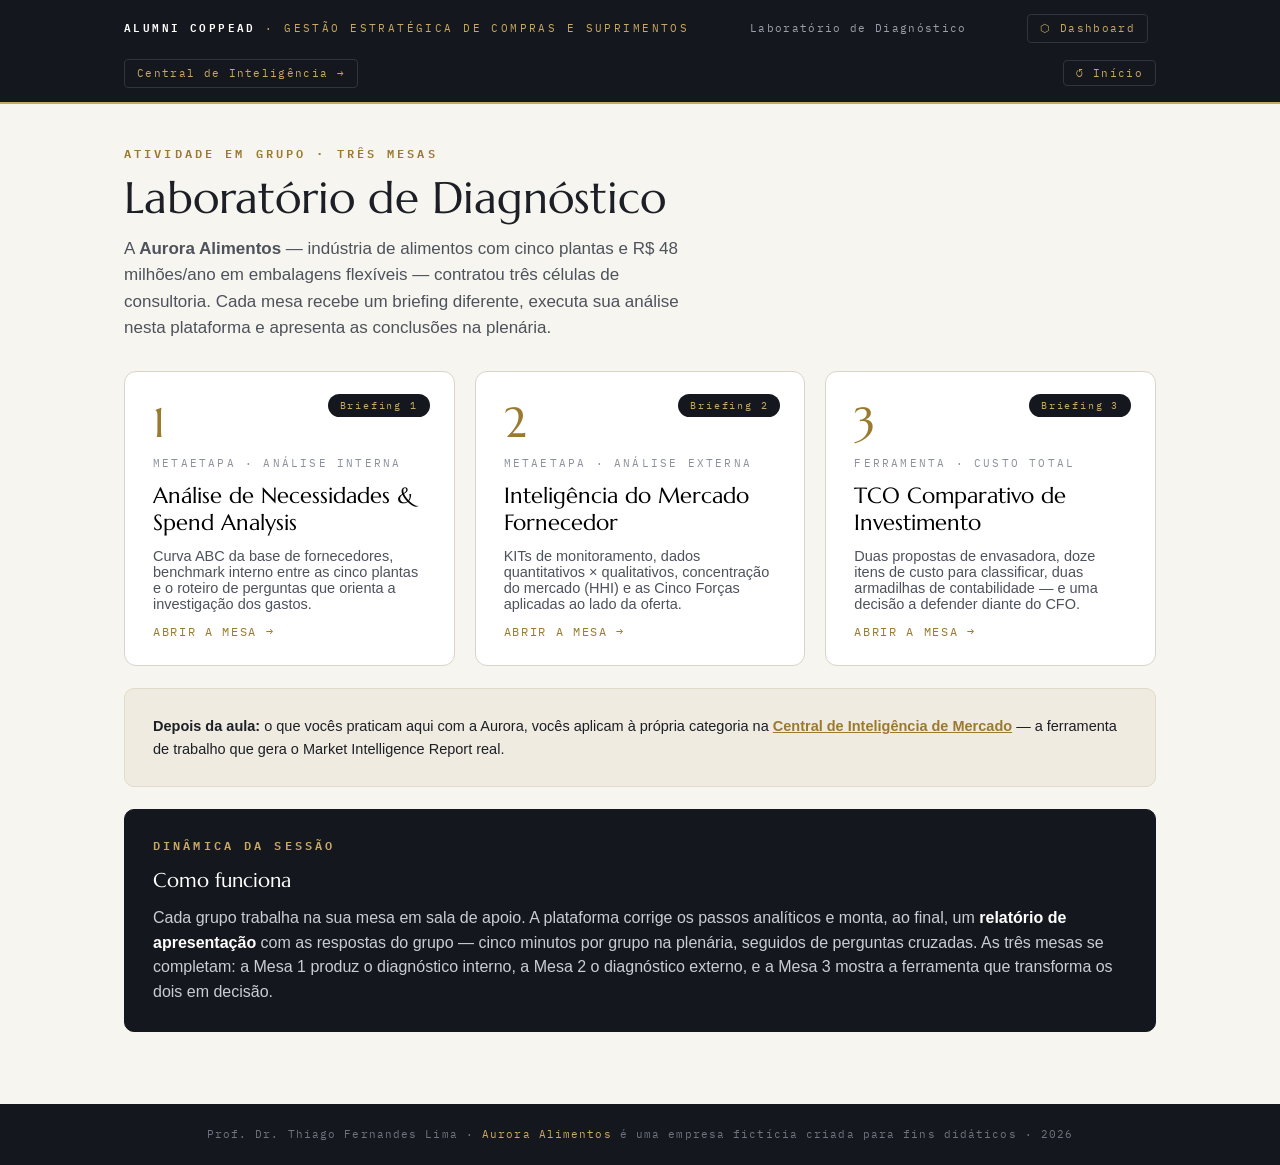
<file: laboratorio-encontro2.html>
<!DOCTYPE html>
<html lang="pt-BR">
<head>
<meta charset="UTF-8">
<meta name="viewport" content="width=device-width, initial-scale=1.0">
<title>Laboratório de Diagnóstico — Gestão Estratégica de Compras e Suprimentos</title>
<link rel="preconnect" href="https://fonts.googleapis.com">
<link href="https://fonts.googleapis.com/css2?family=Marcellus&family=IBM+Plex+Mono:wght@400;600&display=swap" rel="stylesheet">
<style>
/* =====================================================
   Laboratório de Diagnóstico · Encontro 2
   Sistema visual do curso: ivory / grafite / champanhe
   ===================================================== */
:root {
  --ivory: #F7F5EF;
  --card: #FFFFFF;
  --border: #D9D4C6;
  --hairline: #E6E1D5;
  --dark: #14171D;
  --dark-card: #1B212B;
  --dark-border: #2E3540;
  --ink: #1C1F26;
  --body: #4D525C;
  --muted: #8B909B;
  --gold: #9A7A2F;
  --gold-d: #C9A961;
  --ok: #3E6B4F;
  --ok-bg: #EDF3EE;
  --warn: #8A4B2E;
  --warn-bg: #F6EDE6;
  --serif: "Marcellus", Georgia, "Times New Roman", serif;
  --sans: -apple-system, BlinkMacSystemFont, "Segoe UI", Roboto, Helvetica, Arial, sans-serif;
  --mono: "IBM Plex Mono", "Courier New", monospace;
}
* { box-sizing: border-box; margin: 0; padding: 0; }
html { scroll-behavior: smooth; }
body {
  background: var(--ivory);
  color: var(--ink);
  font-family: var(--sans);
  font-size: 16px;
  line-height: 1.55;
  -webkit-font-smoothing: antialiased;
}
a { color: var(--gold); }

/* ---------- moldura ---------- */
.topbar {
  background: var(--dark);
  color: #E8E3D6;
  border-bottom: 2px solid var(--gold-d);
}
.topbar-inner {
  max-width: 1080px; margin: 0 auto; padding: 14px 24px;
  display: flex; align-items: baseline; justify-content: space-between; gap: 16px; flex-wrap: wrap;
}
.topbar .brand { font-family: var(--mono); font-size: 11px; letter-spacing: .22em; color: var(--gold-d); text-transform: uppercase; }
.topbar .brand b { color: #fff; font-weight: 600; }
.topbar .session { font-family: var(--mono); font-size: 11px; letter-spacing: .12em; color: #9AA0AB; }
.topbar .home-link { font-family: var(--mono); font-size: 11px; letter-spacing: .12em; color: var(--gold-d); text-decoration: none; cursor: pointer; background: none; border: 1px solid var(--dark-border); padding: 5px 12px; border-radius: 4px; }
.topbar .home-link:hover { border-color: var(--gold-d); }

.wrap { max-width: 1080px; margin: 0 auto; padding: 40px 24px 72px; }

footer {
  background: var(--dark); color: #6E7480;
  font-family: var(--mono); font-size: 11px; letter-spacing: .1em;
  text-align: center; padding: 22px 16px;
}
footer span { color: var(--gold-d); }

/* ---------- tipografia ---------- */
.eyebrow {
  font-family: var(--mono); font-size: 12px; font-weight: 600;
  letter-spacing: .26em; text-transform: uppercase; color: var(--gold);
  margin-bottom: 10px;
}
h1 { font-family: var(--serif); font-weight: 400; font-size: clamp(30px, 4.5vw, 44px); line-height: 1.12; color: var(--ink); }
h2 { font-family: var(--serif); font-weight: 400; font-size: clamp(24px, 3.2vw, 32px); line-height: 1.18; }
h3 { font-family: var(--serif); font-weight: 400; font-size: 20px; }
.lead { color: var(--body); font-size: 17px; max-width: 62ch; margin-top: 14px; }
.small { font-size: 13px; color: var(--muted); }
.gold { color: var(--gold); }

/* ---------- cards ---------- */
.card {
  background: var(--card); border: 1px solid var(--border); border-radius: 10px;
  padding: 26px 28px; margin-top: 22px;
}
.card.dark {
  background: var(--dark); border-color: var(--dark); color: #C9CDD6;
}
.card.dark h3, .card.dark h2 { color: #fff; }
.card.dark .eyebrow { color: var(--gold-d); }
.card.tinted { background: #EFEBE0; border-color: #E0DACA; }

/* ---------- home: mesas ---------- */
.mesa-grid { display: grid; grid-template-columns: repeat(auto-fit, minmax(280px, 1fr)); gap: 20px; margin-top: 30px; }
.mesa {
  background: var(--card); border: 1px solid var(--border); border-radius: 12px;
  padding: 30px 28px 26px; cursor: pointer; position: relative;
  transition: transform .18s ease, box-shadow .18s ease, border-color .18s ease;
  display: flex; flex-direction: column; gap: 12px; text-align: left; font-family: inherit;
}
.mesa:hover, .mesa:focus-visible { transform: translateY(-3px); box-shadow: 0 12px 28px rgba(20,23,29,.10); border-color: var(--gold); outline: none; }
.mesa .num { font-family: var(--serif); font-size: 42px; color: var(--gold); line-height: 1; }
.mesa .metaetapa { font-family: var(--mono); font-size: 11px; letter-spacing: .2em; text-transform: uppercase; color: var(--muted); }
.mesa h3 { font-size: 22px; }
.mesa p { color: var(--body); font-size: 14.5px; flex: 1; }
.mesa .cta { font-family: var(--mono); font-size: 12px; letter-spacing: .14em; color: var(--gold); text-transform: uppercase; }
.mesa .selo {
  position: absolute; top: 22px; right: 24px;
  font-family: var(--mono); font-size: 10px; letter-spacing: .18em;
  color: var(--gold-d); background: var(--dark); border-radius: 999px; padding: 5px 12px;
}

/* ---------- wizard ---------- */
.trilha {
  display: flex; gap: 6px; margin: 26px 0 8px; flex-wrap: wrap;
}
.trilha .passo {
  flex: 1 1 120px; min-width: 110px;
  background: var(--card); border: 1px solid var(--border);
  clip-path: polygon(0 0, calc(100% - 12px) 0, 100% 50%, calc(100% - 12px) 100%, 0 100%, 8px 50%);
  padding: 9px 16px 9px 20px;
  font-family: var(--mono); font-size: 10.5px; letter-spacing: .1em; text-transform: uppercase;
  color: var(--muted); white-space: nowrap; overflow: hidden; text-overflow: ellipsis;
}
.trilha .passo.done { background: #EFEBE0; color: var(--gold); border-color: #E0DACA; }
.trilha .passo.now { background: var(--dark); color: var(--gold-d); border-color: var(--dark); }

.step-head { margin-top: 26px; }
.step-head .missao {
  border-left: 3px solid var(--gold); background: #EFEBE0;
  padding: 14px 20px; border-radius: 0 8px 8px 0; margin-top: 16px;
  color: var(--ink); font-size: 15.5px;
}
.step-head .missao b { color: var(--gold); font-family: var(--mono); font-size: 11px; letter-spacing: .2em; display: block; margin-bottom: 4px; }

/* ---------- tabelas ---------- */
table.data { width: 100%; border-collapse: collapse; margin-top: 16px; font-size: 14.5px; }
table.data th {
  font-family: var(--mono); font-size: 10.5px; letter-spacing: .14em; text-transform: uppercase;
  color: var(--gold); text-align: left; padding: 10px 12px; border-bottom: 2px solid var(--border);
}
table.data td { padding: 10px 12px; border-bottom: 1px solid var(--hairline); color: var(--ink); vertical-align: middle; }
table.data td.num, table.data th.num { text-align: right; font-variant-numeric: tabular-nums; }
table.data tr.total td { font-weight: 700; border-top: 2px solid var(--border); border-bottom: none; }
table.data td .sub { display: block; font-size: 12px; color: var(--muted); }

/* ---------- inputs ---------- */
select, input[type="number"], input[type="text"], textarea {
  font-family: var(--sans); font-size: 14.5px; color: var(--ink);
  background: #FDFCF9; border: 1px solid var(--border); border-radius: 6px;
  padding: 8px 10px; width: 100%;
}
select:focus, input:focus, textarea:focus { outline: 2px solid var(--gold); outline-offset: 1px; border-color: var(--gold); }
select.abc { width: 84px; text-align: center; font-weight: 700; }
input.mini { width: 110px; text-align: right; }
textarea { min-height: 84px; resize: vertical; line-height: 1.5; }
.campo { margin-top: 16px; }
.campo label { display: block; font-family: var(--mono); font-size: 11px; letter-spacing: .16em; text-transform: uppercase; color: var(--gold); margin-bottom: 6px; }

/* estados de validação */
.hit { background: var(--ok-bg) !important; border-color: var(--ok) !important; }
.miss { background: var(--warn-bg) !important; border-color: var(--warn) !important; }

/* ---------- botões ---------- */
.btn {
  display: inline-block; cursor: pointer; border-radius: 6px;
  font-family: var(--mono); font-size: 12.5px; letter-spacing: .12em; text-transform: uppercase;
  padding: 12px 26px; border: 1px solid var(--dark); background: var(--dark); color: var(--gold-d);
  transition: transform .12s ease, opacity .12s ease;
}
.btn:hover { transform: translateY(-1px); }
.btn:disabled { opacity: .4; cursor: not-allowed; transform: none; }
.btn.ghost { background: transparent; color: var(--ink); border-color: var(--border); }
.btn.ghost:hover { border-color: var(--gold); color: var(--gold); }
.btn.gold { background: var(--gold); border-color: var(--gold); color: #fff; }
.btn-row { display: flex; gap: 12px; margin-top: 28px; flex-wrap: wrap; align-items: center; }
.btn-row .spacer { flex: 1; }

/* ---------- feedback ---------- */
.feedback { margin-top: 18px; border-radius: 8px; padding: 16px 20px; font-size: 14.5px; display: none; }
.feedback.show { display: block; }
.feedback.ok { background: var(--ok-bg); border: 1px solid #C6D8CB; color: #2E5140; }
.feedback.warn { background: var(--warn-bg); border: 1px solid #E4CDBB; color: #6E3D26; }
.feedback > b { display: block; font-family: var(--mono); font-size: 11px; letter-spacing: .18em; text-transform: uppercase; margin-bottom: 6px; }
.feedback ul { margin: 8px 0 0 18px; }
.feedback li { margin-top: 4px; }

/* ---------- classificação em pills ---------- */
.pill-group { display: flex; gap: 6px; flex-wrap: wrap; }
.pill {
  font-family: var(--mono); font-size: 11px; letter-spacing: .08em;
  border: 1px solid var(--border); border-radius: 999px; padding: 6px 14px;
  cursor: pointer; background: #FDFCF9; color: var(--body); transition: all .12s ease;
}
.pill.on { background: var(--dark); color: var(--gold-d); border-color: var(--dark); }
.item-row {
  display: flex; align-items: center; justify-content: space-between; gap: 16px;
  padding: 12px 4px; border-bottom: 1px solid var(--hairline); flex-wrap: wrap;
}
.item-row .item-label { font-size: 14.5px; flex: 1 1 260px; }
.item-row .item-label .sub { display: block; font-size: 12px; color: var(--muted); }

/* ---------- barras (gráficos CSS) ---------- */
.chart { margin-top: 20px; }
.bar-line { display: grid; grid-template-columns: 150px 1fr 74px; gap: 12px; align-items: center; margin-top: 10px; }
.bar-line .b-label { font-size: 13.5px; color: var(--ink); }
.bar-line .b-track { background: var(--hairline); border-radius: 4px; height: 22px; overflow: hidden; }
.bar-line .b-fill { height: 100%; background: #BCB49B; border-radius: 4px; transition: width .5s ease; }
.bar-line.hot .b-fill { background: var(--dark); }
.bar-line .b-val { font-variant-numeric: tabular-nums; font-size: 13.5px; text-align: right; color: var(--body); }

/* barras empilhadas TCO */
.stack-wrap { display: flex; gap: 40px; align-items: flex-end; justify-content: center; margin: 26px 0 6px; }
.stack { width: 150px; display: flex; flex-direction: column-reverse; border-radius: 6px 6px 0 0; overflow: hidden; }
.seg { width: 100%; display: flex; align-items: center; justify-content: center; font-size: 11.5px; color: #fff; font-variant-numeric: tabular-nums; transition: height .4s ease; min-height: 0; }
.seg.aq { background: var(--gold); }
.seg.ut { background: #6E6046; }
.seg.fv { background: #4A5568; }
.seg.rs { background: var(--dark); }
.stack-label { text-align: center; font-family: var(--mono); font-size: 11px; letter-spacing: .12em; margin-top: 8px; color: var(--ink); text-transform: uppercase; }
.stack-total { text-align: center; font-family: var(--serif); font-size: 22px; color: var(--ink); }
.legend { display: flex; gap: 18px; justify-content: center; flex-wrap: wrap; margin-top: 14px; font-size: 12.5px; color: var(--body); }
.legend i { display: inline-block; width: 12px; height: 12px; border-radius: 3px; margin-right: 6px; vertical-align: -1px; }

/* slider */
.slider-row { display: flex; align-items: center; gap: 16px; margin-top: 12px; flex-wrap: wrap; }
.slider-row input[type="range"] { flex: 1 1 200px; accent-color: var(--gold); }
.slider-row .sl-val { font-family: var(--mono); font-size: 13px; color: var(--gold); min-width: 68px; text-align: right; }

/* forças */
.forca { margin-top: 22px; padding-bottom: 18px; border-bottom: 1px solid var(--hairline); }
.forca h4 { font-family: var(--serif); font-weight: 400; font-size: 17px; }
.forca .dica { font-size: 13.5px; color: var(--muted); margin-top: 4px; }
.forca .escala { display: flex; justify-content: space-between; font-family: var(--mono); font-size: 10px; color: var(--muted); margin-top: 2px; }

/* HHI display */
.hhi-out {
  font-family: var(--serif); font-size: 46px; color: var(--ink); text-align: center; margin-top: 18px;
}
.hhi-out small { display: block; font-family: var(--mono); font-size: 11px; letter-spacing: .2em; color: var(--gold); text-transform: uppercase; }
.hhi-scale { display: flex; margin-top: 18px; border-radius: 6px; overflow: hidden; font-family: var(--mono); font-size: 10.5px; text-align: center; color: #fff; }
.hhi-scale div { padding: 8px 4px; }
.hhi-scale .s1 { flex: 1500; background: #BCB49B; }
.hhi-scale .s2 { flex: 1000; background: var(--gold); }
.hhi-scale .s3 { flex: 1500; background: var(--dark); color: var(--gold-d); }
.hhi-marker { font-family: var(--mono); font-size: 11px; color: var(--gold); margin-top: 6px; }

/* ---------- relatório ---------- */
.report { margin-top: 26px; }
.report .rep-block { border-left: 3px solid var(--gold); padding: 4px 0 4px 20px; margin-top: 24px; }
.report .rep-block h4 { font-family: var(--mono); font-size: 11px; letter-spacing: .2em; text-transform: uppercase; color: var(--gold); margin-bottom: 6px; }
.report .rep-block p, .report .rep-block li { font-size: 15px; color: var(--ink); }
.report .rep-block ul { margin: 6px 0 0 18px; }
.report .vazio { color: var(--muted); font-style: italic; }

/* ---------- impressão ---------- */
@media print {
  body { background: #fff; }
  .topbar, footer, .trilha, .btn-row, .no-print { display: none !important; }
  .wrap { padding: 0; max-width: none; }
  .card { border: none; padding: 0; }
  .report .rep-block { break-inside: avoid; }
}

@media (max-width: 640px) {
  .bar-line { grid-template-columns: 110px 1fr 64px; }
  .stack-wrap { gap: 20px; }
  .stack { width: 110px; }
}
@media (prefers-reduced-motion: reduce) {
  * { transition: none !important; }
}

</style>
</head>
<body>
<div class="topbar">
  <div class="topbar-inner">
    <div class="brand"><b>Alumni COPPEAD</b> · Gestão Estratégica de Compras e Suprimentos</div>
    <div class="session">Laboratório de Diagnóstico</div>
    <a class="home-link" href="index.html" style="margin-right:8px">⬡ Dashboard</a><a class="home-link" href="central-inteligencia.html" style="margin-right:8px">Central de Inteligência →</a><button class="home-link" onclick="home()">↺ Início</button>
  </div>
</div>
<main class="wrap" id="app"></main>
<footer>Prof. Dr. Thiago Fernandes Lima · <span>Aurora Alimentos</span> é uma empresa fictícia criada para fins didáticos · 2026</footer>
<script>
"use strict";
/* =====================================================================
   Laboratório de Diagnóstico — Encontro 2
   Três mesas: Análise Interna · Análise Externa · TCO
   ===================================================================== */

const $ = (sel, root) => (root || document).querySelector(sel);
const $$ = (sel, root) => Array.from((root || document).querySelectorAll(sel));
const app = () => $("#app");
const fmt = n => n.toLocaleString("pt-BR");
const fmtR = n => "R$ " + n.toLocaleString("pt-BR");

/* Estado global em memória (a página não usa armazenamento do navegador) */
const S = {
  mesa: null,
  g1: { abc: {}, rton: {}, hipoteses: [], hipLivre: "", perguntas: [], saving: 1000, sintese: "" },
  g2: { kits: {}, tipos: {}, hhiLido: null, forcas: { f1: 3, f2: 3, f3: 3, f4: 3, f5: 3 }, leitura: "", recomendacao: "" },
  g3: { dim: {}, incl: {}, probA: 15, probB: 5, decisao: "", argumento: "" }
};

/* =====================================================================
   DADOS DOS EXERCÍCIOS
   ===================================================================== */

/* ---- Mesa 1: Aurora Alimentos · Embalagens Flexíveis ---- */
const G1_FORN = [
  { n: "FlexPack",  v: 14400 }, { n: "Polifilm",  v: 10080 },
  { n: "Embalatec", v: 7200 },  { n: "NovaFlex",  v: 6720 },
  { n: "PrintPack", v: 3360 },  { n: "Rolopack",  v: 2400 },
  { n: "FilmSul",   v: 1440 },  { n: "EmbalRio",  v: 1200 },
  { n: "PackNorte", v: 720 },   { n: "Outros (6 fornecedores)", v: 480 }
];
const G1_ABC_GAB = ["A","A","A","A","B","B","B","C","C","C"];
const G1_PLANTAS = [
  { n: "Recife",     gasto: 9620,  ton: 65 },
  { n: "Salvador",   gasto: 7600,  ton: 50 },
  { n: "Curitiba",   gasto: 12100, ton: 100 },
  { n: "Joinville",  gasto: 9440,  ton: 80 },
  { n: "Uberlândia", gasto: 9240,  ton: 70 }
];
const G1_HIP = [
  "Especificação de filme mais espessa (ou multicamada) do que o necessário nas plantas de maior gasto unitário",
  "Compra descentralizada: cada planta negocia sozinha com fornecedores locais, sem alavancar o volume total",
  "Mix de produtos diferente entre plantas (embalagens menores consomem mais filme por tonelada)",
  "Perdas de processo e setup acima do padrão nas linhas mais antigas",
  "Contratos com reajustes acumulados sem renegociação nas plantas mais antigas",
  "Frete embutido no preço do material em plantas distantes dos fornecedores"
];
const G1_PERG = [
  { t: "O mesmo filme é comprado de fornecedores diferentes, a preços unitários distintos?", core: true },
  { t: "Que percentual do gasto está coberto por contrato — e quanto é compra spot?", core: true },
  { t: "Há compras por “opção técnica” (fornecedor pré-definido pela fábrica) e por quê?", core: true },
  { t: "Quantos pedidos de baixo valor poderiam migrar para catálogo?", core: false },
  { t: "O volume contratado corresponde ao volume efetivamente consumido?", core: false },
  { t: "Os rebates previstos em contrato estão sendo realizados?", core: false },
  { t: "Há aquisições sem requisição ou com fornecedor não homologado?", core: false },
  { t: "Qual a idade média dos contratos e quando foram renegociados pela última vez?", core: false },
  { t: "Qual o histórico de não conformidades de qualidade por fornecedor?", core: false },
  { t: "Qual o prazo de pagamento médio praticado por fornecedor?", core: false }
];

/* ---- Mesa 2: mercado de filme BOPP ---- */
const G2_KITS = [
  { t: "Capacidade instalada e ociosidade dos produtores nacionais", g: "ntk", why: "define o poder de barganha disponível: ociosidade alta = espaço para negociar" },
  { t: "Preço da resina de polipropileno (principal driver de custo)", g: "ntk", why: "é o elemento dominante do CBD do filme; sem ele não se avalia reajuste" },
  { t: "Câmbio R$/US$", g: "ntk", why: "resina e filme importado são dolarizados; afeta paridade de importação" },
  { t: "Tarifas de importação e medidas antidumping sobre filme", g: "ntk", why: "muda a competitividade do importado — a principal alternativa de fornecimento" },
  { t: "Novas plantas ou ampliações anunciadas no setor", g: "ntk", why: "capacidade futura muda a dinâmica de preços no horizonte do contrato" },
  { t: "Fusões e aquisições entre produtores", g: "n2k", why: "relevante, mas de efeito mais lento; monitorar sem prioridade máxima" },
  { t: "Balança comercial do filme BOPP (NCM): volumes importados e exportados", g: "n2k", why: "bom termômetro complementar da paridade de importação" },
  { t: "Preço internacional do petróleo", g: "n2k", why: "driver indireto — já capturado em grande parte pelo preço da resina" },
  { t: "Tecnologias de embalagem substitutas (papel barreira, monomaterial)", g: "n2k", why: "movimento estrutural de médio prazo; entra no PESTAL" },
  { t: "Feiras e eventos do setor de embalagem", g: "des", why: "útil para networking, não para a decisão desta categoria agora" },
  { t: "Publicações dos vendedores dos fornecedores em redes sociais", g: "des", why: "ruído comercial, não inteligência" },
  { t: "História da fundação de cada fornecedor", g: "des", why: "não muda nenhuma decisão do horizonte analisado" }
];
const G2_TIPOS = [
  { t: "Série histórica de preço da resina PP", g: "quant" },
  { t: "Capacidade ociosa dos produtores (%)", g: "quant" },
  { t: "Cotação do câmbio e projeções", g: "quant" },
  { t: "Projeção de demanda do setor de alimentos", g: "quant" },
  { t: "Market share dos produtores", g: "quant" },
  { t: "Barreiras regulatórias e tarifárias", g: "qual" },
  { t: "Poder de barganha relativo na cadeia", g: "qual" },
  { t: "Novas tecnologias de filme e tendências de material", g: "qual" },
  { t: "Long list de fornecedores possíveis (nacionais e importação)", g: "qual" },
  { t: "Risco de produto substituto (papel barreira)", g: "qual" }
];
const G2_SHARES = [
  { n: "BrasFilm", s: 34 }, { n: "PoliSul", s: 26 }, { n: "Importações Ásia", s: 18 },
  { n: "AndinaFilm", s: 12 }, { n: "OrientPack", s: 6 }, { n: "Outros", s: 4 }
];
const G2_FORCAS = [
  { id: "f1", t: "Poder dos fornecedores", d: "Dois produtores nacionais concentram 60% do mercado; o importado existe, mas com lead time de 60–90 dias e exposição cambial." },
  { id: "f2", t: "Ameaça de novos entrantes", d: "Uma planta de BOPP exige centenas de milhões em capital e escala mínima alta. Entrada nova é rara e anunciada com anos de antecedência." },
  { id: "f3", t: "Produtos substitutos", d: "Papel barreira e estruturas monomaterial avançam por pressão de sustentabilidade — movimento real, mas gradual no horizonte de 2–3 anos." },
  { id: "f4", t: "Rivalidade entre fornecedores", d: "Com ociosidade moderada, os produtores disputam contratos de volume — especialmente na virada de ano-safra dos contratos." },
  { id: "f5", t: "Seu poder de compra", d: "A Aurora compra R$ 48M/ano — volume relevante, porém distribuído em 15 fornecedores. Consolidado, entraria na lista de clientes prioritários." }
];

/* ---- Mesa 3: TCO envasadora ---- */
const G3_ITENS = [
  { id: "preco",   t: "Preço do equipamento (proposta comercial)", dim: "aq", a: 2400, b: 3100 },
  { id: "energia", t: "Consumo de energia elétrica em 5 anos",     dim: "ut", a: 420,  b: 300 },
  { id: "manut",   t: "Manutenção e peças de reposição (5 anos)",  dim: "ut", a: 560,  b: 260 },
  { id: "trein",   t: "Treinamento das equipes de operação",       dim: "ut", a: 40,   b: 90 },
  { id: "consum",  t: "Consumíveis do processo (5 anos)",          dim: "ut", a: 250,  b: 220 },
  { id: "down",    t: "Paradas não programadas — perda de produção estimada", dim: "ut", a: 380, b: 140 },
  { id: "resid",   t: "Valor residual de revenda ao fim de 5 anos (crédito)", dim: "fv", a: -120, b: -260 },
  { id: "descom",  t: "Desmontagem e descomissionamento",          dim: "fv", a: 60,   b: 70 },
  { id: "estoque", t: "Estoque de segurança de peças críticas",    dim: "rs", a: 90,   b: 150 },
  { id: "cambial", t: "Exposição cambial na reposição de peças importadas", dim: "rs", a: 0, b: 90 },
  { id: "sunk",    t: "Depreciação contábil restante da envasadora antiga", dim: "trap", a: 210, b: 210 },
  { id: "rateio",  t: "Rateio fixo de overhead do prédio industrial", dim: "trap", a: 180, b: 180 }
];
const G3_DISRUP = { custoA: 800, custoB: 1200 }; /* custo de uma parada longa, R$ mil */
const DIM_LABEL = { aq: "Aquisição", ut: "Utilização", fv: "Fim de Vida", rs: "Risco", trap: "Fora do TCO" };

/* =====================================================================
   NAVEGAÇÃO / MOLDES
   ===================================================================== */
function go(html) {
  app().innerHTML = html;
  window.scrollTo({ top: 0, behavior: "instant" });
}
function trilha(passos, atual) {
  return '<div class="trilha">' + passos.map((p, i) =>
    `<div class="passo ${i < atual ? "done" : i === atual ? "now" : ""}">${i + 1} · ${p}</div>`).join("") + "</div>";
}
function botoes(voltar, avancar, extra) {
  return `<div class="btn-row no-print">
    ${voltar ? `<button class="btn ghost" onclick="${voltar}">← Voltar</button>` : ""}
    <div class="spacer"></div>${extra || ""}
    ${avancar ? `<button class="btn" onclick="${avancar}">Avançar →</button>` : ""}
  </div>`;
}
function feedback(id) { return `<div class="feedback" id="${id}"></div>`; }
function showFb(id, ok, titulo, corpo) {
  const el = $("#" + id);
  el.className = "feedback show " + (ok ? "ok" : "warn");
  el.innerHTML = `<b>${titulo}</b>${corpo}`;
}

/* =====================================================================
   HOME
   ===================================================================== */
function home() {
  S.mesa = null;
  go(`
    <div class="eyebrow">Atividade em grupo · Três mesas</div>
    <h1>Laboratório de Diagnóstico</h1>
    <p class="lead">A <b>Aurora Alimentos</b> — indústria de alimentos com cinco plantas e R$ 48 milhões/ano
    em embalagens flexíveis — contratou três células de consultoria. Cada mesa recebe um briefing diferente,
    executa sua análise nesta plataforma e apresenta as conclusões na plenária.</p>

    <div class="mesa-grid">
      <button class="mesa" onclick="g1_start()">
        <span class="selo">Briefing 1</span>
        <span class="num">1</span>
        <span class="metaetapa">Metaetapa · Análise Interna</span>
        <h3>Análise de Necessidades &amp; Spend Analysis</h3>
        <p>Curva ABC da base de fornecedores, benchmark interno entre as cinco plantas e o roteiro de
        perguntas que orienta a investigação dos gastos.</p>
        <span class="cta">Abrir a mesa →</span>
      </button>
      <button class="mesa" onclick="g2_start()">
        <span class="selo">Briefing 2</span>
        <span class="num">2</span>
        <span class="metaetapa">Metaetapa · Análise Externa</span>
        <h3>Inteligência do Mercado Fornecedor</h3>
        <p>KITs de monitoramento, dados quantitativos × qualitativos, concentração do mercado (HHI)
        e as Cinco Forças aplicadas ao lado da oferta.</p>
        <span class="cta">Abrir a mesa →</span>
      </button>
      <button class="mesa" onclick="g3_start()">
        <span class="selo">Briefing 3</span>
        <span class="num">3</span>
        <span class="metaetapa">Ferramenta · Custo Total</span>
        <h3>TCO Comparativo de Investimento</h3>
        <p>Duas propostas de envasadora, doze itens de custo para classificar, duas armadilhas de
        contabilidade — e uma decisão a defender diante do CFO.</p>
        <span class="cta">Abrir a mesa →</span>
      </button>
    </div>

    <div class="card tinted">
      <p style="font-size:14.5px;color:var(--ink)"><b>Depois da aula:</b> o que vocês praticam aqui com a Aurora,
      vocês aplicam à própria categoria na <a href="central-inteligencia.html"><b>Central de Inteligência de
      Mercado</b></a> — a ferramenta de trabalho que gera o Market Intelligence Report real.</p>
    </div>
    <div class="card dark">
      <div class="eyebrow">Dinâmica da sessão</div>
      <h3>Como funciona</h3>
      <p style="margin-top:10px">Cada grupo trabalha na sua mesa em sala de apoio. A plataforma corrige os
      passos analíticos e monta, ao final, um <b style="color:#fff">relatório de apresentação</b> com as
      respostas do grupo — cinco minutos por grupo na plenária, seguidos de perguntas cruzadas.
      As três mesas se completam: a Mesa 1 produz o diagnóstico interno, a Mesa 2 o diagnóstico externo,
      e a Mesa 3 mostra a ferramenta que transforma os dois em decisão.</p>
    </div>
  `);
}

/* =====================================================================
   MESA 1 — ANÁLISE INTERNA
   ===================================================================== */
const G1_PASSOS = ["Briefing", "Curva ABC", "Benchmark", "Hipóteses", "Roteiro", "Relatório"];

function g1_start() {
  S.mesa = 1;
  go(`
    <div class="eyebrow">Mesa 1 · Análise Interna</div>
    <h1>Briefing — Aurora Alimentos</h1>
    ${trilha(G1_PASSOS, 0)}
    <div class="card">
      <h3>O contexto</h3>
      <p style="margin-top:10px;color:var(--body)">A Aurora gasta <b>R$ 48 milhões por ano</b> em embalagens
      flexíveis, distribuídos por <b>15 fornecedores</b> e <b>5 plantas</b> (Recife, Salvador, Curitiba,
      Joinville e Uberlândia). A base de dados acaba de passar por saneamento — os números são confiáveis.
      Nunca houve uma análise estruturada da categoria: cada planta compra por conta própria.</p>
      <div class="step-head"><div class="missao"><b>Sua missão</b>
      Produzir o diagnóstico interno da categoria: onde o gasto se concentra, quais plantas destoam,
      que hipóteses explicam as diferenças e que perguntas guiarão a investigação. Este é o insumo
      que a Etapa 3 (estratégia) vai receber.</div></div>
    </div>
    ${botoes("home()", "g1_abc()")}
  `);
}

function g1_abc() {
  const total = G1_FORN.reduce((s, f) => s + f.v, 0);
  let cum = 0;
  const rows = G1_FORN.map((f, i) => {
    const pct = f.v / total * 100; cum += pct;
    return `<tr>
      <td>${f.n}</td>
      <td class="num">${fmt(f.v)}</td>
      <td class="num">${pct.toFixed(1).replace(".", ",")}%</td>
      <td class="num">${cum.toFixed(1).replace(".", ",")}%</td>
      <td class="num"><select class="abc" id="abc${i}">
        <option value="">—</option>
        ${["A","B","C"].map(l => `<option ${S.g1.abc[i] === l ? "selected" : ""}>${l}</option>`).join("")}
      </select></td>
    </tr>`;
  }).join("");
  go(`
    <div class="eyebrow">Mesa 1 · Passo 2</div>
    <h2>Curva ABC dos fornecedores</h2>
    ${trilha(G1_PASSOS, 1)}
    <div class="card">
      <p style="color:var(--body)">Classifique cada fornecedor pela regra clássica:
      <b>A</b> até ~80% do gasto acumulado, <b>B</b> de 80% a 95%, <b>C</b> acima de 95%.</p>
      <table class="data">
        <thead><tr><th>Fornecedor</th><th class="num">Gasto (R$ mil/ano)</th><th class="num">% do total</th><th class="num">% acumulado</th><th class="num">Curva</th></tr></thead>
        <tbody>${rows}
        <tr class="total"><td>Total</td><td class="num">${fmt(total)}</td><td class="num">100%</td><td></td><td></td></tr></tbody>
      </table>
      ${feedback("fb-abc")}
      <div class="btn-row no-print"><button class="btn gold" onclick="g1_abcCheck()">Verificar classificação</button></div>
    </div>
    ${botoes("g1_start()", "g1_bench()")}
  `);
}
function g1_abcCheck() {
  let certos = 0, faltam = 0;
  G1_FORN.forEach((f, i) => {
    const sel = $("#abc" + i); const v = sel.value; S.g1.abc[i] = v;
    if (!v) { faltam++; sel.classList.remove("hit", "miss"); return; }
    if (v === G1_ABC_GAB[i]) { certos++; sel.classList.add("hit"); sel.classList.remove("miss"); }
    else { sel.classList.add("miss"); sel.classList.remove("hit"); }
  });
  if (faltam) { showFb("fb-abc", false, "Classificação incompleta", `<p>Faltam ${faltam} fornecedor(es) por classificar.</p>`); return; }
  if (certos === 10) {
    showFb("fb-abc", true, "Curva correta", `<p><b>4 fornecedores concentram 80% do gasto</b> — FlexPack, Polifilm,
    Embalatec e NovaFlex. Leitura executiva: o esforço de negociação e gestão de desempenho pertence a esses quatro;
    os 6 fornecedores de cauda (curva C) somam apenas 5% do gasto e são candidatos naturais a consolidação.</p>`);
  } else {
    showFb("fb-abc", false, `${certos} de 10 corretos`, `<p>Revise as células destacadas. Lembre: a curva é definida pelo
    <b>% acumulado</b>, não pelo % individual — o corte A/B acontece exatamente onde o acumulado atinge 80%.</p>`);
  }
}

function g1_bench() {
  const media = 48000 / G1_PLANTAS.reduce((s, p) => s + p.ton, 0);
  const rows = G1_PLANTAS.map((p, i) => `
    <tr><td>${p.n}</td>
      <td class="num">${fmt(p.gasto)}</td>
      <td class="num">${p.ton} mil t</td>
      <td class="num"><input type="number" class="mini" id="rt${i}" step="1" placeholder="R$/t"
        value="${S.g1.rton[i] || ""}"></td></tr>`).join("");
  go(`
    <div class="eyebrow">Mesa 1 · Passo 3</div>
    <h2>Benchmark interno: normalizar para comparar</h2>
    ${trilha(G1_PASSOS, 2)}
    <div class="card">
      <p style="color:var(--body)">Valor total não é comparável entre plantas de portes diferentes. Calcule o
      <b>gasto por tonelada produzida</b> (driver de consumo) de cada planta: gasto ÷ produção.</p>
      <table class="data">
        <thead><tr><th>Planta</th><th class="num">Gasto embalagem (R$ mil)</th><th class="num">Produção</th><th class="num">R$ / tonelada</th></tr></thead>
        <tbody>${rows}</tbody>
      </table>
      <div class="chart" id="benchChart"></div>
      ${feedback("fb-bench")}
      <div class="btn-row no-print"><button class="btn gold" onclick="g1_benchCheck()">Calcular e comparar</button></div>
      <p class="small">Referência da média da rede: R$ ${media.toFixed(0)}/t (R$ 48.000 mil ÷ 365 mil t).</p>
    </div>
    ${botoes("g1_abc()", "g1_hip()")}
  `);
}
function g1_benchCheck() {
  const gab = G1_PLANTAS.map(p => p.gasto / p.ton);
  let ok = true, chart = "";
  G1_PLANTAS.forEach((p, i) => {
    const inp = $("#rt" + i); const v = parseFloat(inp.value);
    S.g1.rton[i] = inp.value;
    const certo = !isNaN(v) && Math.abs(v - gab[i]) <= 1;
    inp.classList.toggle("hit", certo); inp.classList.toggle("miss", !certo);
    if (!certo) ok = false;
  });
  if (!ok) { showFb("fb-bench", false, "Verifique os cálculos destacados", "<p>R$/t = gasto (R$ mil) ÷ produção (mil t). Ex.: Curitiba = 12.100 ÷ 100 = 121.</p>"); $("#benchChart").innerHTML = ""; return; }
  const max = Math.max(...gab);
  const ordenado = G1_PLANTAS.map((p, i) => ({ n: p.n, v: gab[i] })).sort((a, b) => b.v - a.v);
  $("#benchChart").innerHTML = ordenado.map(p => `
    <div class="bar-line ${p.v >= 140 ? "hot" : ""}">
      <div class="b-label">${p.n}</div>
      <div class="b-track"><div class="b-fill" style="width:${(p.v / max * 100).toFixed(0)}%"></div></div>
      <div class="b-val">R$ ${p.v.toFixed(0)}/t</div>
    </div>`).join("");
  showFb("fb-bench", true, "Disparidade revelada", `<p>Salvador (R$ 152/t) e Recife (R$ 148/t) gastam <b>~28% mais por
  tonelada</b> que Joinville (R$ 118/t). Se as duas convergissem para a média da rede (R$ 132/t), o potencial seria de
  aproximadamente <b>R$ 2,0 milhões/ano</b> — (148−132)×65 + (152−132)×50. O comparativo não prova o ganho:
  ele diz <b>onde investigar</b>. É o próximo passo.</p>`);
}

function g1_hip() {
  go(`
    <div class="eyebrow">Mesa 1 · Passo 4</div>
    <h2>Hipóteses: por que Recife e Salvador gastam mais?</h2>
    ${trilha(G1_PASSOS, 3)}
    <div class="card">
      <p style="color:var(--body)">O benchmark apontou o desvio; a análise investigativa formula hipóteses
      testáveis. Selecione as <b>duas ou três</b> que o grupo considera mais prováveis — vocês vão defendê-las
      na plenária.</p>
      <div style="margin-top:6px">
      ${G1_HIP.map((h, i) => `
        <div class="item-row"><div class="item-label">${h}</div>
        <div class="pill-group"><button class="pill ${S.g1.hipoteses.includes(i) ? "on" : ""}"
          onclick="g1_togHip(${i}, this)">${S.g1.hipoteses.includes(i) ? "Selecionada" : "Selecionar"}</button></div></div>`).join("")}
      </div>
      <div class="campo"><label>Hipótese própria do grupo (opcional)</label>
      <textarea id="hipLivre" placeholder="Alguma explicação que o grupo enxerga além da lista?">${S.g1.hipLivre}</textarea></div>
      ${feedback("fb-hip")}
    </div>
    ${botoes("g1_bench()", "g1_perg()")}
  `);
}
function g1_togHip(i, btn) {
  const idx = S.g1.hipoteses.indexOf(i);
  if (idx >= 0) { S.g1.hipoteses.splice(idx, 1); btn.classList.remove("on"); btn.textContent = "Selecionar"; }
  else if (S.g1.hipoteses.length < 3) { S.g1.hipoteses.push(i); btn.classList.add("on"); btn.textContent = "Selecionada"; }
  else { showFb("fb-hip", false, "Limite de três", "<p>Escolher é priorizar: mantenha no máximo três hipóteses. Desmarque uma para trocar.</p>"); }
}

function g1_perg() {
  go(`
    <div class="eyebrow">Mesa 1 · Passo 5</div>
    <h2>O roteiro de perguntas da categoria</h2>
    ${trilha(G1_PASSOS, 4)}
    <div class="card">
      <p style="color:var(--body)">A spend analysis vira processo quando existe um roteiro escrito. Do banco
      abaixo, selecione as <b>cinco perguntas</b> que o grupo levaria para a investigação desta categoria.</p>
      <div style="margin-top:6px">
      ${G1_PERG.map((p, i) => `
        <div class="item-row"><div class="item-label">${p.t}</div>
        <div class="pill-group"><button class="pill ${S.g1.perguntas.includes(i) ? "on" : ""}"
          onclick="g1_togPerg(${i}, this)">${S.g1.perguntas.includes(i) ? "No roteiro" : "Incluir"}</button></div></div>`).join("")}
      </div>
      ${feedback("fb-perg")}
      <div class="btn-row no-print"><button class="btn gold" onclick="g1_pergCheck()">Verificar roteiro</button></div>
    </div>
    ${botoes("g1_hip()", "g1_report()")}
  `);
}
function g1_togPerg(i, btn) {
  const idx = S.g1.perguntas.indexOf(i);
  if (idx >= 0) { S.g1.perguntas.splice(idx, 1); btn.classList.remove("on"); btn.textContent = "Incluir"; }
  else if (S.g1.perguntas.length < 5) { S.g1.perguntas.push(i); btn.classList.add("on"); btn.textContent = "No roteiro"; }
  else { showFb("fb-perg", false, "Roteiro cheio", "<p>Cinco perguntas — priorizar também é análise. Desmarque uma para trocar.</p>"); }
}
function g1_pergCheck() {
  if (S.g1.perguntas.length < 5) { showFb("fb-perg", false, "Roteiro incompleto", `<p>Selecione ${5 - S.g1.perguntas.length} pergunta(s) a mais.</p>`); return; }
  const cores = G1_PERG.map((p, i) => p.core ? i : -1).filter(i => i >= 0);
  const pegou = cores.filter(i => S.g1.perguntas.includes(i));
  if (pegou.length === 3) {
    showFb("fb-perg", true, "Roteiro forte", `<p>As três perguntas críticas para <b>esta</b> categoria estão dentro:
    preço distinto pelo mesmo item (dado que 5 plantas compram sozinhas), cobertura contratual e “opção técnica”.
    As outras duas escolhas são legítimas — justifiquem na plenária por que entraram.</p>`);
  } else {
    const faltando = cores.filter(i => !S.g1.perguntas.includes(i)).map(i => `<li>${G1_PERG[i].t}</li>`).join("");
    showFb("fb-perg", false, "Reveja as prioridades", `<p>Para uma categoria comprada por 5 plantas de forma
    descentralizada, ficaram de fora perguntas críticas:</p><ul>${faltando}</ul>
    <p style="margin-top:8px">Nenhuma pergunta do banco é “errada” — mas o roteiro tem espaço limitado, e o contexto define a prioridade.</p>`);
  }
}

function g1_report() {
  const hip = S.g1.hipoteses.map(i => `<li>${G1_HIP[i]}</li>`).join("") || '<li class="vazio">Nenhuma hipótese selecionada</li>';
  const perg = S.g1.perguntas.map(i => `<li>${G1_PERG[i].t}</li>`).join("") || '<li class="vazio">Roteiro não montado</li>';
  const livre = S.g1.hipLivre || ($("#hipLivre") ? $("#hipLivre").value : "");
  go(`
    <div class="eyebrow">Mesa 1 · Relatório para a plenária</div>
    <h2>Diagnóstico Interno — Embalagens Flexíveis</h2>
    ${trilha(G1_PASSOS, 5)}
    <div class="card report">
      <div class="rep-block"><h4>1 · Concentração do gasto</h4>
        <p>R$ 48 M/ano em 15 fornecedores. <b>Quatro fornecedores (curva A) concentram 80% do gasto</b>;
        seis fornecedores de cauda somam 5% e são candidatos a consolidação.</p></div>
      <div class="rep-block"><h4>2 · Benchmark interno (R$ por tonelada)</h4>
        <p>Salvador R$ 152/t · Recife R$ 148/t · Uberlândia R$ 132/t · Curitiba R$ 121/t · Joinville R$ 118/t.
        Convergência das duas piores para a média (R$ 132/t) ≈ <b>R$ 2,0 M/ano de potencial</b> — a investigar.</p></div>
      <div class="rep-block"><h4>3 · Hipóteses priorizadas pelo grupo</h4><ul>${hip}</ul>
        ${livre ? `<p style="margin-top:8px"><i>Hipótese própria:</i> ${livre}</p>` : ""}</div>
      <div class="rep-block"><h4>4 · Roteiro de investigação (5 perguntas)</h4><ul>${perg}</ul></div>
      <div class="rep-block"><h4>5 · Mensagem final</h4>
        <p>O diagnóstico interno não conclui — ele entrega à estratégia (Etapa 3) um mapa de concentração,
        um desvio quantificado e hipóteses testáveis. Sem isso, qualquer negociação começa às cegas.</p></div>
    </div>
    <div class="btn-row no-print">
      <button class="btn ghost" onclick="g1_perg()">← Voltar</button>
      <div class="spacer"></div>
      <button class="btn ghost" onclick="window.print()">Imprimir / PDF</button>
      <button class="btn" onclick="home()">Concluir mesa ✓</button>
    </div>
  `);
}

/* =====================================================================
   MESA 2 — ANÁLISE EXTERNA
   ===================================================================== */
const G2_PASSOS = ["Briefing", "KITs", "Quanti × Quali", "HHI", "Cinco Forças", "Relatório"];

function g2_start() {
  S.mesa = 2;
  go(`
    <div class="eyebrow">Mesa 2 · Análise Externa</div>
    <h1>Briefing — o mercado de filme BOPP</h1>
    ${trilha(G2_PASSOS, 0)}
    <div class="card">
      <h3>O contexto</h3>
      <p style="margin-top:10px;color:var(--body)">O filme BOPP é o principal material das embalagens flexíveis
      da Aurora. Toda a informação que a empresa tem sobre esse mercado veio, até hoje, <b>dos próprios
      fornecedores</b>. O contrato-mãe vence em 6 meses, e a diretoria quer chegar à mesa sabendo mais sobre
      o mercado do que o vendedor imagina.</p>
      <div class="step-head"><div class="missao"><b>Sua missão</b>
      Produzir um Market Intelligence Report resumido: o que monitorar (KITs), com que tipos de dado,
      qual a concentração real do mercado (HHI) e o que as Cinco Forças dizem sobre o poder de barganha
      da Aurora nessa negociação.</div></div>
    </div>
    ${botoes("home()", "g2_kits()")}
  `);
}

function g2_kits() {
  go(`
    <div class="eyebrow">Mesa 2 · Passo 2</div>
    <h2>KITs — o que merece monitoramento</h2>
    ${trilha(G2_PASSOS, 1)}
    <div class="card">
      <p style="color:var(--body)">Key Intelligence Topics são as perguntas que a inteligência precisa responder.
      Classifique cada tópico: <b>Need to know</b> (crítico para a decisão), <b>Nice to know</b> (interessante,
      sem prioridade) ou <b>Desnecessário</b>. Monitorar tudo é o mesmo que não monitorar nada.</p>
      <div style="margin-top:6px">
      ${G2_KITS.map((k, i) => `
        <div class="item-row"><div class="item-label">${k.t}</div>
          <div class="pill-group" id="kit${i}">
            ${[["ntk","Need to know"],["n2k","Nice to know"],["des","Desnecessário"]].map(([v, l]) =>
              `<button class="pill ${S.g2.kits[i] === v ? "on" : ""}" onclick="g2_setKit(${i}, '${v}', this)">${l}</button>`).join("")}
          </div></div>`).join("")}
      </div>
      ${feedback("fb-kits")}
      <div class="btn-row no-print"><button class="btn gold" onclick="g2_kitsCheck()">Verificar priorização</button></div>
    </div>
    ${botoes("g2_start()", "g2_tipos()")}
  `);
}
function g2_setKit(i, v, btn) {
  S.g2.kits[i] = v;
  $$("#kit" + i + " .pill").forEach(b => b.classList.remove("on"));
  btn.classList.add("on");
}
function g2_kitsCheck() {
  const faltam = G2_KITS.filter((k, i) => !S.g2.kits[i]).length;
  if (faltam) { showFb("fb-kits", false, "Classificação incompleta", `<p>Faltam ${faltam} tópico(s).</p>`); return; }
  const erros = G2_KITS.map((k, i) => S.g2.kits[i] !== k.g ? `<li><b>${k.t}</b> — leitura do professor: <i>${
    { ntk: "Need to know", n2k: "Nice to know", des: "Desnecessário" }[k.g]}</i>. ${k.why}.</li>` : "").filter(Boolean);
  if (!erros.length) {
    showFb("fb-kits", true, "Priorização alinhada", `<p>Cinco tópicos need-to-know: capacidade/ociosidade, preço da
    resina, câmbio, tarifas de importação e novas plantas. Note o padrão — todos alteram <b>preço ou alternativa de
    fornecimento</b> dentro do horizonte da negociação.</p>`);
  } else {
    showFb("fb-kits", false, `${erros.length} tópico(s) com leitura diferente`, `<ul>${erros.join("")}</ul>
    <p style="margin-top:8px">Divergência aqui não é erro absoluto — é pauta de defesa para a plenária. Mas anotem o critério:
    KIT crítico é o que muda uma decisão no horizonte analisado.</p>`);
  }
}

function g2_tipos() {
  go(`
    <div class="eyebrow">Mesa 2 · Passo 3</div>
    <h2>Dados quantitativos × qualitativos</h2>
    ${trilha(G2_PASSOS, 2)}
    <div class="card">
      <p style="color:var(--body)">Número sem contexto engana o comitê; contexto sem número não sobrevive a ele.
      Classifique os insumos do relatório:</p>
      <div style="margin-top:6px">
      ${G2_TIPOS.map((k, i) => `
        <div class="item-row"><div class="item-label">${k.t}</div>
          <div class="pill-group" id="tipo${i}">
            ${[["quant","Quantitativo"],["qual","Qualitativo"]].map(([v, l]) =>
              `<button class="pill ${S.g2.tipos[i] === v ? "on" : ""}" onclick="g2_setTipo(${i}, '${v}', this)">${l}</button>`).join("")}
          </div></div>`).join("")}
      </div>
      ${feedback("fb-tipos")}
      <div class="btn-row no-print"><button class="btn gold" onclick="g2_tiposCheck()">Verificar</button></div>
    </div>
    ${botoes("g2_kits()", "g2_hhi()")}
  `);
}
function g2_setTipo(i, v, btn) {
  S.g2.tipos[i] = v;
  $$("#tipo" + i + " .pill").forEach(b => b.classList.remove("on"));
  btn.classList.add("on");
}
function g2_tiposCheck() {
  const faltam = G2_TIPOS.filter((k, i) => !S.g2.tipos[i]).length;
  if (faltam) { showFb("fb-tipos", false, "Classificação incompleta", `<p>Faltam ${faltam} item(ns).</p>`); return; }
  const erros = G2_TIPOS.filter((k, i) => S.g2.tipos[i] !== k.g);
  if (!erros.length) {
    showFb("fb-tipos", true, "Correto", `<p>Cinco de cada lado — e o relatório final precisa entregar os dois na
    mesma página. Destaque para <b>capacidade ociosa</b> (quantitativo): é o termômetro mais direto do poder de
    barganha disponível. E para a <b>long list</b> (qualitativo): o mercado fornecedor real é sempre maior que o conhecido.</p>`);
  } else {
    showFb("fb-tipos", false, "Revise " + erros.length + " item(ns)", `<p>Critério: quantitativo é o que chega como
    <b>número ou série</b>; qualitativo é o que chega como <b>texto, juízo ou mapeamento</b> — mesmo que sobre tema “duro”
    como regulação.</p>`);
  }
}

function g2_hhi() {
  go(`
    <div class="eyebrow">Mesa 2 · Passo 4</div>
    <h2>Concentração do mercado — índice HHI</h2>
    ${trilha(G2_PASSOS, 3)}
    <div class="card">
      <p style="color:var(--body)">O HHI soma os quadrados das participações de mercado. Ele traduz em um número
      a pergunta “quanta alternativa real eu tenho?”. Market share estimado do mercado brasileiro de BOPP:</p>
      <table class="data">
        <thead><tr><th>Produtor</th><th class="num">Share (%)</th><th class="num">Share²</th></tr></thead>
        <tbody>
        ${G2_SHARES.map((p, i) => `<tr><td>${p.n}</td><td class="num">${p.s}%</td>
          <td class="num" id="sq${i}">?</td></tr>`).join("")}
        <tr class="total"><td>HHI (soma dos quadrados)</td><td></td><td class="num" id="hhiTot">?</td></tr>
        </tbody>
      </table>
      <div class="btn-row no-print"><button class="btn gold" onclick="g2_hhiCalc()">Calcular HHI</button></div>
      <div id="hhiBox" style="display:none">
        <div class="hhi-out" id="hhiVal"><small>HHI do mercado</small></div>
        <div class="hhi-scale"><div class="s1">&lt; 1.500<br>pulverizado</div><div class="s2">1.500–2.500<br>moderado</div><div class="s3">&gt; 2.500<br>concentrado</div></div>
        <p class="hhi-marker" id="hhiMark"></p>
        <div class="campo"><label>Como o grupo lê esse número para a negociação?</label>
          <div class="pill-group" id="hhiRead">
            <button class="pill" onclick="g2_hhiRead('a', this)">Mercado pulverizado — basta abrir concorrência</button>
            <button class="pill" onclick="g2_hhiRead('b', this)">Concentração moderada-alta — alternativas existem, mas exigem trabalho ativo</button>
            <button class="pill" onclick="g2_hhiRead('c', this)">Monopólio de fato — não há o que negociar</button>
          </div></div>
        ${feedback("fb-hhi")}
      </div>
    </div>
    ${botoes("g2_tipos()", "g2_forcas()")}
  `);
}
function g2_hhiCalc() {
  let tot = 0;
  G2_SHARES.forEach((p, i) => { const q = p.s * p.s; tot += q; $("#sq" + i).textContent = fmt(q); });
  $("#hhiTot").textContent = fmt(tot);
  $("#hhiBox").style.display = "block";
  $("#hhiVal").innerHTML = `${fmt(tot)}<small>HHI do mercado</small>`;
  $("#hhiMark").textContent = "▲ " + fmt(tot) + " — zona de concentração moderada-alta, próxima do limiar de mercado concentrado (2.500).";
}
function g2_hhiRead(v, btn) {
  S.g2.hhiLido = v;
  $$("#hhiRead .pill").forEach(b => b.classList.remove("on"));
  btn.classList.add("on");
  if (v === "b") {
    showFb("fb-hhi", true, "Leitura correta", `<p>HHI 2.352: dois produtores nacionais dominam, mas importação e
    produtores menores somam ~40%. Tradução prática: <b>a Aurora tem alternativas — se trabalhar por elas</b>
    (homologar o importado antes da negociação, não durante). Concentração assim recomenda começar a Etapa 2 com
    meses de antecedência.</p>`);
  } else if (v === "a") {
    showFb("fb-hhi", false, "Otimista demais", `<p>Com HHI acima de 2.300, abrir uma RFQ simples tende a devolver os
    mesmos dois preços de sempre. Concorrência real aqui precisa ser <b>construída</b>: homologação prévia de
    importado e produtores menores.</p>`);
  } else {
    showFb("fb-hhi", false, "Pessimista demais", `<p>Monopólio seria HHI próximo de 10.000 (um único produtor).
    A 2.352, cerca de 40% do mercado está fora dos dois líderes — a alternativa existe e é o principal ativo de
    negociação a desenvolver.</p>`);
  }
}

function g2_forcas() {
  go(`
    <div class="eyebrow">Mesa 2 · Passo 5</div>
    <h2>As Cinco Forças, aplicadas ao lado da oferta</h2>
    ${trilha(G2_PASSOS, 4)}
    <div class="card">
      <p style="color:var(--body)">Avalie cada força de 1 (favorece a Aurora) a 5 (favorece os fornecedores),
      usando as evidências do briefing. Não há gabarito rígido — há leituras defensáveis. O resultado alimenta
      a recomendação final.</p>
      ${G2_FORCAS.map(f => `
        <div class="forca"><h4>${f.t}</h4><p class="dica">${f.d}</p>
          <div class="slider-row">
            <input type="range" min="1" max="5" step="1" value="${S.g2.forcas[f.id]}" id="${f.id}"
              oninput="S.g2.forcas.${f.id}=+this.value; $('#v${f.id}').textContent=this.value + ' / 5'">
            <span class="sl-val" id="v${f.id}">${S.g2.forcas[f.id]} / 5</span>
          </div>
          <div class="escala"><span>1 · favorece a Aurora</span><span>5 · favorece o fornecedor</span></div>
        </div>`).join("")}
      <div class="btn-row no-print"><button class="btn gold" onclick="g2_forcasLer()">Ler o diagnóstico</button></div>
      ${feedback("fb-forcas")}
      <div class="campo"><label>Síntese do grupo — onde está o poder, e o que muda isso?</label>
        <textarea id="g2leitura" placeholder="Ex.: o poder pende para os fornecedores por concentração e barreira de entrada, mas ociosidade e importação abrem espaço se...">${S.g2.leitura}</textarea></div>
    </div>
    ${botoes("g2_hhi()", "g2_report()")}
  `);
}
function g2_forcasLer() {
  const f = S.g2.forcas;
  const media = (f.f1 + f.f2 + f.f3 + f.f4 + f.f5) / 5;
  const invertRival = 6 - f.f4; /* rivalidade alta favorece o comprador */
  let msg;
  if (media >= 3.6) msg = `Leitura do grupo: pressão estrutural <b>a favor dos fornecedores</b> (média ${media.toFixed(1)}).
    Coerente com o mercado descrito — concentração e barreira de capital altas. A pergunta da plenária: qual força a
    Aurora consegue mover nos próximos 6 meses? (dica: a força 5 — consolidando volume — e a alternativa de importação).`;
  else if (media >= 2.6) msg = `Leitura do grupo: <b>equilíbrio tenso</b> (média ${media.toFixed(1)}). Os fornecedores têm
    estrutura a favor; a Aurora tem volume e alternativas latentes. O resultado da negociação dependerá de quem se
    preparar melhor — exatamente o argumento para antecipar a Etapa 2.`;
  else msg = `Leitura do grupo: poder <b>com a Aurora</b> (média ${media.toFixed(1)}). Leitura possível, mas confrontem com
    as evidências: 60% do mercado em dois produtores e barreira de entrada altíssima. Se o grupo sustenta essa leitura,
    precisa mostrar de onde vem o poder — volume consolidado? importação já homologada?`;
  showFb("fb-forcas", true, "Diagnóstico das forças", `<p>${msg}</p>
  <p style="margin-top:8px" class="small">Nota técnica: rivalidade alta entre fornecedores (força 4) joga a favor do comprador —
  ao consolidar a leitura, ela conta “invertida”.</p>`);
}

function g2_report() {
  S.g2.leitura = $("#g2leitura") ? $("#g2leitura").value : S.g2.leitura;
  const ntk = G2_KITS.filter((k, i) => S.g2.kits[i] === "ntk").map(k => `<li>${k.t}</li>`).join("") || '<li class="vazio">Nenhum KIT priorizado</li>';
  const f = S.g2.forcas;
  go(`
    <div class="eyebrow">Mesa 2 · Relatório para a plenária</div>
    <h2>Market Intelligence Report — Filme BOPP</h2>
    ${trilha(G2_PASSOS, 5)}
    <div class="card report">
      <div class="rep-block"><h4>1 · KITs priorizados (need to know)</h4><ul>${ntk}</ul></div>
      <div class="rep-block"><h4>2 · Estrutura do mercado</h4>
        <p>HHI ≈ <b>2.352</b> — concentração moderada-alta. Dois produtores nacionais somam 60%;
        importação + produtores menores somam ~40% e são a alternativa a desenvolver <i>antes</i> da negociação.</p></div>
      <div class="rep-block"><h4>3 · Cinco Forças (1 = favorece a Aurora · 5 = favorece o fornecedor)</h4>
        <p>Poder dos fornecedores <b>${f.f1}</b> · Novos entrantes <b>${f.f2}</b> · Substitutos <b>${f.f3}</b> ·
        Rivalidade <b>${f.f4}</b> · Poder de compra da Aurora <b>${f.f5}</b></p></div>
      <div class="rep-block"><h4>4 · Síntese do grupo</h4>
        <p>${S.g2.leitura || '<span class="vazio">Síntese não preenchida — voltem ao passo 5.</span>'}</p></div>
      <div class="rep-block"><h4>5 · Mensagem final</h4>
        <p>Inteligência de mercado é informação <b>buscada</b>, não recebida. Este relatório dá à Aurora, pela
        primeira vez, uma leitura do mercado que não veio do próprio fornecedor — e define o que monitorar daqui em diante.</p></div>
    </div>
    <div class="btn-row no-print">
      <button class="btn ghost" onclick="g2_forcas()">← Voltar</button>
      <div class="spacer"></div>
      <button class="btn ghost" onclick="window.print()">Imprimir / PDF</button>
      <button class="btn" onclick="home()">Concluir mesa ✓</button>
    </div>
  `);
}

/* =====================================================================
   MESA 3 — TCO
   ===================================================================== */
const G3_PASSOS = ["Briefing", "Classificar custos", "Montar o TCO", "Sensibilidade", "Decisão", "Relatório"];

function g3_start() {
  S.mesa = 3;
  go(`
    <div class="eyebrow">Mesa 3 · Total Cost of Ownership</div>
    <h1>Briefing — a nova envasadora</h1>
    ${trilha(G3_PASSOS, 0)}
    <div class="card">
      <h3>O contexto</h3>
      <p style="margin-top:10px;color:var(--body)">A planta de Curitiba vai substituir a envasadora principal.
      Duas propostas na mesa, horizonte de análise de <b>5 anos</b>:</p>
      <table class="data">
        <thead><tr><th></th><th>Fornecedor A — nacional</th><th>Fornecedor B — importado</th></tr></thead>
        <tbody>
          <tr><td>Preço proposto</td><td><b>R$ 2.400 mil</b></td><td><b>R$ 3.100 mil</b> (+29%)</td></tr>
          <tr><td>Perfil</td><td>Suporte local, máquina de tecnologia consolidada</td><td>Maior eficiência energética e disponibilidade; peças importadas</td></tr>
        </tbody>
      </table>
      <p style="margin-top:14px;color:var(--body)">O diretor industrial quer fechar com A — “29% mais barato,
      não tem conversa”. O CFO pediu uma análise de custo total antes de assinar.</p>
      <div class="step-head"><div class="missao"><b>Sua missão</b>
      Construir o TCO das duas propostas, identificar o que entra e o que <i>não</i> entra na conta,
      testar a sensibilidade às premissas de risco e defender uma recomendação diante do CFO.</div></div>
    </div>
    ${botoes("home()", "g3_class()")}
  `);
}

function g3_class() {
  go(`
    <div class="eyebrow">Mesa 3 · Passo 2</div>
    <h2>Classificar os itens de custo</h2>
    ${trilha(G3_PASSOS, 1)}
    <div class="card">
      <p style="color:var(--body)">A controladoria levantou 12 itens. Classifique cada um na dimensão correta do
      TCO — ou marque <b>Fora do TCO</b> se o item não deve entrar na análise. Atenção: nem tudo que a
      contabilidade registra é custo <i>desta decisão</i>.</p>
      <div style="margin-top:6px">
      ${G3_ITENS.map((it, i) => `
        <div class="item-row"><div class="item-label">${it.t}</div>
          <div class="pill-group" id="dim${i}">
            ${[["aq","Aquisição"],["ut","Utilização"],["fv","Fim de Vida"],["rs","Risco"],["trap","Fora do TCO"]].map(([v, l]) =>
              `<button class="pill ${S.g3.dim[i] === v ? "on" : ""}" onclick="g3_setDim(${i}, '${v}', this)">${l}</button>`).join("")}
          </div></div>`).join("")}
      </div>
      ${feedback("fb-dim")}
      <div class="btn-row no-print"><button class="btn gold" onclick="g3_classCheck()">Verificar classificação</button></div>
    </div>
    ${botoes("g3_start()", "g3_montar()")}
  `);
}
function g3_setDim(i, v, btn) {
  S.g3.dim[i] = v;
  $$("#dim" + i + " .pill").forEach(b => b.classList.remove("on"));
  btn.classList.add("on");
}
function g3_classCheck() {
  const faltam = G3_ITENS.filter((it, i) => !S.g3.dim[i]).length;
  if (faltam) { showFb("fb-dim", false, "Classificação incompleta", `<p>Faltam ${faltam} item(ns).</p>`); return; }
  const erros = G3_ITENS.map((it, i) => S.g3.dim[i] !== it.dim
    ? `<li><b>${it.t}</b> → ${DIM_LABEL[it.dim]}${it.dim === "trap" ? " — " + (it.id === "sunk"
      ? "custo afundado: a depreciação da máquina antiga não muda com a escolha entre A e B"
      : "custo fixo que existe nos dois cenários: rateio não é custo incremental da decisão") : ""}</li>` : "").filter(Boolean);
  if (!erros.length) {
    showFb("fb-dim", true, "Classificação correta", `<p>As duas armadilhas foram evitadas: <b>depreciação da máquina
    antiga</b> (custo afundado) e <b>rateio de overhead</b> (não muda com a decisão) ficam fora. TCO compara o que a
    decisão <i>altera</i> — regra que derruba metade das planilhas de “custo total” encontradas nas empresas.</p>`);
  } else {
    showFb("fb-dim", false, `${erros.length} item(ns) a revisar`, `<ul>${erros.join("")}</ul>`);
  }
}

function g3_totais() {
  const pa = S.g3.probA / 100, pb = S.g3.probB / 100;
  const dA = Math.round(G3_DISRUP.custoA * pa), dB = Math.round(G3_DISRUP.custoB * pb);
  const dims = { aq: [0, 0], ut: [0, 0], fv: [0, 0], rs: [dA, dB] };
  G3_ITENS.filter(it => it.dim !== "trap").forEach(it => {
    dims[it.dim][0] += it.a; dims[it.dim][1] += it.b;
  });
  const tA = dims.aq[0] + dims.ut[0] + dims.fv[0] + dims.rs[0];
  const tB = dims.aq[1] + dims.ut[1] + dims.fv[1] + dims.rs[1];
  return { dims, tA, tB, dA, dB };
}

function g3_montar() {
  const linhas = G3_ITENS.map((it, i) => {
    const trap = it.dim === "trap";
    return `<tr>
      <td>${it.t}${trap ? '<span class="sub">⚠ classificado como “fora do TCO” no passo anterior</span>' : ""}</td>
      <td class="num">${it.a < 0 ? "−" + fmt(-it.a) : fmt(it.a)}</td>
      <td class="num">${it.b < 0 ? "−" + fmt(-it.b) : fmt(it.b)}</td>
      <td class="num"><input type="checkbox" id="inc${i}" ${S.g3.incl[i] === undefined ? (trap ? "" : "") : (S.g3.incl[i] ? "checked" : "")} style="width:18px;height:18px;accent-color:var(--gold)"></td>
    </tr>`;
  }).join("");
  go(`
    <div class="eyebrow">Mesa 3 · Passo 3</div>
    <h2>Montar o TCO: o que entra na conta</h2>
    ${trilha(G3_PASSOS, 2)}
    <div class="card">
      <p style="color:var(--body)">Marque os itens que compõem o TCO de 5 anos (valores em R$ mil; crédito com
      sinal negativo). Ao custo esperado de disrupção — calculado no próximo passo — somam-se os itens marcados.</p>
      <table class="data">
        <thead><tr><th>Item</th><th class="num">Forn. A</th><th class="num">Forn. B</th><th class="num">Incluir</th></tr></thead>
        <tbody>${linhas}</tbody>
      </table>
      ${feedback("fb-montar")}
      <div class="btn-row no-print"><button class="btn gold" onclick="g3_montarCheck()">Consolidar TCO</button></div>
      <div id="g3parcial"></div>
    </div>
    ${botoes("g3_class()", "g3_sens()")}
  `);
}
function g3_montarCheck() {
  let errIn = [], errOut = [];
  G3_ITENS.forEach((it, i) => {
    const c = $("#inc" + i).checked; S.g3.incl[i] = c;
    if (it.dim === "trap" && c) errIn.push(it.t);
    if (it.dim !== "trap" && !c) errOut.push(it.t);
  });
  if (errIn.length || errOut.length) {
    let corpo = "";
    if (errIn.length) corpo += `<p><b>Entraram, mas não deviam:</b></p><ul>${errIn.map(t => `<li>${t} — não é custo incremental desta decisão.</li>`).join("")}</ul>`;
    if (errOut.length) corpo += `<p style="margin-top:6px"><b>Ficaram de fora, mas compõem o TCO:</b></p><ul>${errOut.map(t => `<li>${t}</li>`).join("")}</ul>`;
    showFb("fb-montar", false, "A conta ainda não fecha", corpo);
    $("#g3parcial").innerHTML = "";
    return;
  }
  const { tA, tB, dA, dB } = g3_totais();
  showFb("fb-montar", true, "TCO consolidado", `<p>Com o custo esperado de disrupção nas premissas-base
  (A: ${fmtR(dA)} mil · B: ${fmtR(dB)} mil), os totais de 5 anos ficam:
  <b>A = ${fmtR(tA)} mil</b> · <b>B = ${fmtR(tB)} mil</b>. A diferença de preço era de R$ 700 mil;
  a diferença de custo total é de ${fmtR(Math.abs(tA - tB))} mil. Siga para o teste de sensibilidade.</p>`);
  $("#g3parcial").innerHTML = "";
}

function g3_sens() {
  go(`
    <div class="eyebrow">Mesa 3 · Passo 4</div>
    <h2>Sensibilidade: a premissa que decide</h2>
    ${trilha(G3_PASSOS, 3)}
    <div class="card">
      <p style="color:var(--body)">O custo esperado de disrupção é <b>probabilidade × impacto</b>. O impacto de uma
      parada longa é maior no importado (peças a 60–90 dias): A = R$ ${fmt(G3_DISRUP.custoA)} mil · B = R$ ${fmt(G3_DISRUP.custoB)} mil.
      As probabilidades no horizonte de 5 anos são <i>premissas</i> — mova-as e veja a decisão reagir.</p>
      <div class="slider-row"><span style="min-width:230px">Prob. de parada longa — Fornecedor A</span>
        <input type="range" min="0" max="40" value="${S.g3.probA}" id="slA" oninput="g3_sensUpd()">
        <span class="sl-val" id="vA">${S.g3.probA}%</span></div>
      <div class="slider-row"><span style="min-width:230px">Prob. de parada longa — Fornecedor B</span>
        <input type="range" min="0" max="40" value="${S.g3.probB}" id="slB" oninput="g3_sensUpd()">
        <span class="sl-val" id="vB">${S.g3.probB}%</span></div>
      <div class="stack-wrap" id="stacks"></div>
      <div class="legend">
        <span><i style="background:var(--gold)"></i>Aquisição</span>
        <span><i style="background:#6E6046"></i>Utilização</span>
        <span><i style="background:#4A5568"></i>Fim de vida (líquido)</span>
        <span><i style="background:var(--dark)"></i>Risco</span>
      </div>
      <div class="feedback show ok" id="sensMsg" style="margin-top:20px"></div>
      <p class="small">Premissas de referência do case: A 15% (histórico do suporte nacional na região) · B 5%
      (disponibilidade demonstrada em plantas semelhantes). O grupo pode defender premissas diferentes — desde que diga de onde vêm.</p>
    </div>
    ${botoes("g3_montar()", "g3_decisao()")}
  `);
}
function g3_sensUpd() {
  S.g3.probA = +$("#slA").value; S.g3.probB = +$("#slB").value;
  $("#vA").textContent = S.g3.probA + "%"; $("#vB").textContent = S.g3.probB + "%";
  g3_drawStacks();
}
function g3_drawStacks() {
  const { dims, tA, tB } = g3_totais();
  const scale = 0.075; /* px por R$ mil */
  const fv = i => Math.max(dims.fv[i], 0) === dims.fv[i] ? dims.fv[i] : dims.fv[i]; /* pode ser negativo */
  const seg = (cls, v) => v > 0 ? `<div class="seg ${cls}" style="height:${Math.max(v * scale, v > 40 ? 18 : 6)}px">${v >= 150 ? fmt(v) : ""}</div>` : "";
  const col = (i, label, tot) => `
    <div>
      <div class="stack-total">${fmt(tot)}</div>
      <div class="stack">
        ${seg("aq", dims.aq[i])}${seg("ut", dims.ut[i])}${seg("fv", Math.max(dims.fv[i], 0) || 0)}${seg("rs", dims.rs[i])}
      </div>
      <div class="stack-label">${label}</div>
      <div class="small" style="text-align:center">fim de vida líquido: ${dims.fv[i] < 0 ? "−" + fmt(-dims.fv[i]) : fmt(dims.fv[i])}</div>
    </div>`;
  $("#stacks").innerHTML = col(0, "Fornecedor A", tA) + col(1, "Fornecedor B", tB);
  const diff = tA - tB;
  const msg = diff > 60 ? `<b>Nas premissas atuais</b><p>B fica ${fmtR(diff)} mil mais barato no total — o prêmio de 29% no preço se paga em operação e risco.</p>`
    : diff < -60 ? `<b>Nas premissas atuais</b><p>A fica ${fmtR(-diff)} mil mais barata no total — o desempenho superior de B não compensa o prêmio de preço.</p>`
    : `<b>Nas premissas atuais</b><p>Empate técnico (diferença de ${fmtR(Math.abs(diff))} mil em ${fmtR(tA)} mil). A decisão passa a depender de fatores além do TCO — e é exatamente isso que o grupo deve dizer ao CFO.</p>`;
  $("#sensMsg").innerHTML = msg + `<p class="small" style="margin-top:6px">Preço ÷ TCO: A ${(2400 / tA * 100).toFixed(0)}% · B ${(3100 / tB * 100).toFixed(0)}% — a cotação enxerga só essa fração do custo real.</p>`;
}

function g3_decisao() {
  go(`
    <div class="eyebrow">Mesa 3 · Passo 5</div>
    <h2>A recomendação ao CFO</h2>
    ${trilha(G3_PASSOS, 4)}
    <div class="card">
      <p style="color:var(--body)">Com o TCO montado e a sensibilidade testada, formulem a recomendação.
      Não existe resposta única — existe recomendação <b>bem defendida</b>.</p>
      <div class="campo"><label>Decisão do grupo</label>
        <div class="pill-group" id="decPills">
          ${[["A","Adjudicar ao Fornecedor A"],["B","Adjudicar ao Fornecedor B"],["COND","Decisão condicionada (especificar)"]].map(([v, l]) =>
            `<button class="pill ${S.g3.decisao === v ? "on" : ""}" onclick="g3_setDec('${v}', this)">${l}</button>`).join("")}
        </div></div>
      <div class="campo"><label>O argumento, na linguagem do CFO (3–5 linhas)</label>
        <textarea id="g3arg" style="min-height:120px" placeholder="Ex.: a proposta B custa R$ 700 mil a mais na assinatura, mas... / recomendamos A condicionado a um contrato de disponibilidade porque...">${S.g3.argumento}</textarea></div>
      <div class="card tinted" style="margin-top:20px;padding:18px 22px">
        <p class="small" style="color:var(--ink)"><b>Checklist do argumento forte:</b> apresenta os dois TCOs lado a lado ·
        explicita a premissa de risco e sua fonte · converte a diferença em R$/ano · antecipa a objeção do diretor
        industrial (“29% mais caro”) · diz o que faria a decisão mudar.</p>
      </div>
    </div>
    ${botoes("g3_sens()", "g3_report()")}
  `);
}
function g3_setDec(v, btn) {
  S.g3.decisao = v;
  $$("#decPills .pill").forEach(b => b.classList.remove("on"));
  btn.classList.add("on");
}

function g3_report() {
  S.g3.argumento = $("#g3arg") ? $("#g3arg").value : S.g3.argumento;
  const { tA, tB, dA, dB } = g3_totais();
  const dec = { A: "Adjudicar ao Fornecedor A", B: "Adjudicar ao Fornecedor B", COND: "Decisão condicionada" }[S.g3.decisao] || null;
  go(`
    <div class="eyebrow">Mesa 3 · Relatório para a plenária</div>
    <h2>TCO Comparativo — Nova Envasadora</h2>
    ${trilha(G3_PASSOS, 5)}
    <div class="card report">
      <div class="rep-block"><h4>1 · A pergunta certa</h4>
        <p>A proposta B chega <b>29% mais cara no preço</b> (R$ 3.100 × R$ 2.400 mil). A análise responde outra
        pergunta: qual custa menos <i>em 5 anos</i>?</p></div>
      <div class="rep-block"><h4>2 · TCO consolidado (premissas do grupo)</h4>
        <p>Fornecedor A: <b>${fmtR(tA)} mil</b> · Fornecedor B: <b>${fmtR(tB)} mil</b> —
        diferença de ${fmtR(Math.abs(tA - tB))} mil.
        Custo esperado de disrupção: A ${fmtR(dA)} mil (prob. ${S.g3.probA}%) · B ${fmtR(dB)} mil (prob. ${S.g3.probB}%).</p>
        <p class="small">Preço ÷ TCO: A ${(2400 / tA * 100).toFixed(0)}% · B ${(3100 / tB * 100).toFixed(0)}% — a cotação enxerga só essa fração do custo real.</p></div>
      <div class="rep-block"><h4>3 · O que ficou fora — e por quê</h4>
        <p>Depreciação da envasadora antiga (custo afundado) e rateio de overhead (não incremental).
        TCO compara apenas o que a decisão altera.</p></div>
      <div class="rep-block"><h4>4 · Recomendação</h4>
        <p>${dec ? "<b>" + dec + "</b>" : '<span class="vazio">Decisão não registrada — voltem ao passo 5.</span>'}</p>
        <p style="margin-top:6px">${S.g3.argumento || '<span class="vazio">Argumento não preenchido.</span>'}</p></div>
      <div class="rep-block"><h4>5 · Mensagem final</h4>
        <p>O menor preço raramente é o menor custo — e quando os TCOs empatam, a análise cumpre o mesmo papel:
        mostra qual premissa está, de fato, decidindo a compra.</p></div>
    </div>
    <div class="btn-row no-print">
      <button class="btn ghost" onclick="g3_decisao()">← Voltar</button>
      <div class="spacer"></div>
      <button class="btn ghost" onclick="window.print()">Imprimir / PDF</button>
      <button class="btn" onclick="home()">Concluir mesa ✓</button>
    </div>
  `);
}

/* init */
document.addEventListener("DOMContentLoaded", () => {
  home();
  /* pré-desenhar barras quando entrar no passo de sensibilidade */
  const obs = new MutationObserver(() => { if ($("#stacks") && !$("#stacks").innerHTML) g3_drawStacks(); });
  obs.observe(document.getElementById("app"), { childList: true, subtree: true });
});

</script>
</body>
</html>
</file>
<file: fonts.css>
@font-face{font-family:'Syne';font-style:normal;font-weight:400;font-display:swap;src:url('fonts/syne-latin-400-normal.woff2') format('woff2');}
@font-face{font-family:'Syne';font-style:normal;font-weight:600;font-display:swap;src:url('fonts/syne-latin-600-normal.woff2') format('woff2');}
@font-face{font-family:'Syne';font-style:normal;font-weight:700;font-display:swap;src:url('fonts/syne-latin-700-normal.woff2') format('woff2');}
@font-face{font-family:'Syne';font-style:normal;font-weight:800;font-display:swap;src:url('fonts/syne-latin-800-normal.woff2') format('woff2');}
@font-face{font-family:'Space Mono';font-style:normal;font-weight:400;font-display:swap;src:url('fonts/space-mono-latin-400-normal.woff2') format('woff2');}
@font-face{font-family:'Space Mono';font-style:normal;font-weight:700;font-display:swap;src:url('fonts/space-mono-latin-700-normal.woff2') format('woff2');}
</file>
